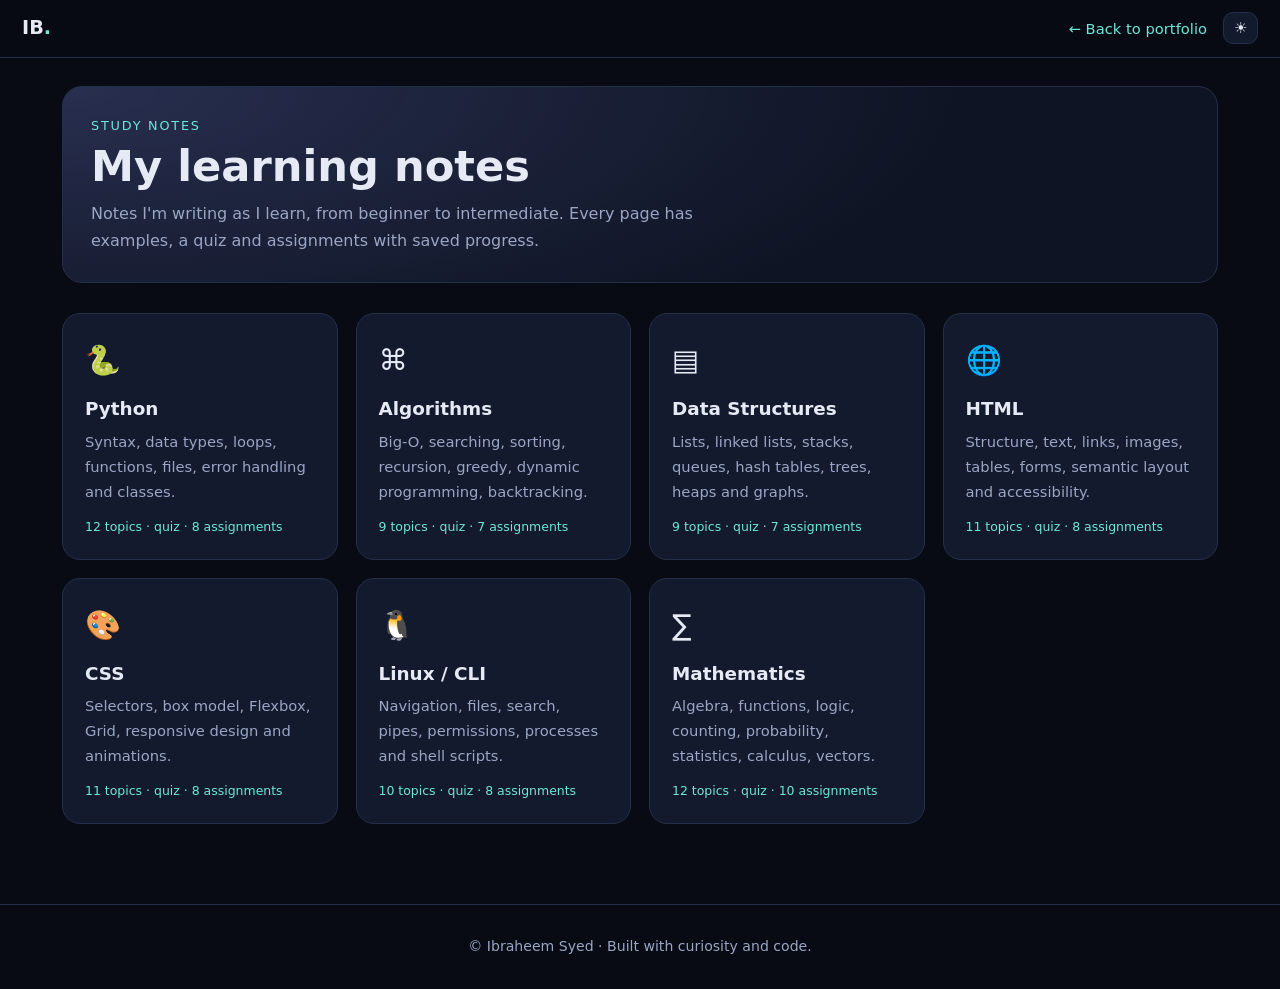
<file: index.html>
<!doctype html>
<html lang="en">
<head>
<meta charset="utf-8">
<meta name="viewport" content="width=device-width, initial-scale=1">
<title>Study Notes | Ibraheem Syed</title>
<meta name="description" content="Beginner to intermediate study notes with quizzes and assignments: Python, Algorithms, Data Structures, HTML, CSS, Linux and Mathematics.">
<link rel="stylesheet" href="notes.css">
</head>
<body>
<div id="progress"></div>
<header class="topbar">
  <a class="brand" href="../index.html">IB<span>.</span></a>
  <nav>
    <a href="../index.html#skills">← Back to portfolio</a>
    <button id="themeBtn" aria-label="Toggle theme">☀</button>
  </nav>
</header>

<div class="layout" style="grid-template-columns:1fr">
  <main>
    <div class="hero">
      <div class="tag">Study notes</div>
      <h1>My learning notes</h1>
      <p>Notes I'm writing as I learn, from beginner to intermediate. Every page has examples, a quiz and assignments with saved progress.</p>
    </div>

    <div class="grid">
      <a class="card" href="python.html"><div class="ico">🐍</div><h3>Python</h3><p>Syntax, data types, loops, functions, files, error handling and classes.</p><div class="meta">12 topics · quiz · 8 assignments</div></a>
      <a class="card" href="algorithms.html"><div class="ico">⌘</div><h3>Algorithms</h3><p>Big-O, searching, sorting, recursion, greedy, dynamic programming, backtracking.</p><div class="meta">9 topics · quiz · 7 assignments</div></a>
      <a class="card" href="data-structures.html"><div class="ico">▤</div><h3>Data Structures</h3><p>Lists, linked lists, stacks, queues, hash tables, trees, heaps and graphs.</p><div class="meta">9 topics · quiz · 7 assignments</div></a>
      <a class="card" href="html.html"><div class="ico">🌐</div><h3>HTML</h3><p>Structure, text, links, images, tables, forms, semantic layout and accessibility.</p><div class="meta">11 topics · quiz · 8 assignments</div></a>
      <a class="card" href="css.html"><div class="ico">🎨</div><h3>CSS</h3><p>Selectors, box model, Flexbox, Grid, responsive design and animations.</p><div class="meta">11 topics · quiz · 8 assignments</div></a>
      <a class="card" href="linux.html"><div class="ico">🐧</div><h3>Linux / CLI</h3><p>Navigation, files, search, pipes, permissions, processes and shell scripts.</p><div class="meta">10 topics · quiz · 8 assignments</div></a>
      <a class="card" href="mathematics.html"><div class="ico">∑</div><h3>Mathematics</h3><p>Algebra, functions, logic, counting, probability, statistics, calculus, vectors.</p><div class="meta">12 topics · quiz · 10 assignments</div></a>
    </div>
  </main>
</div>
<footer class="site">© Ibraheem Syed · Built with curiosity and code.</footer>
<script src="notes.js"></script>
</body>
</html>
</file>
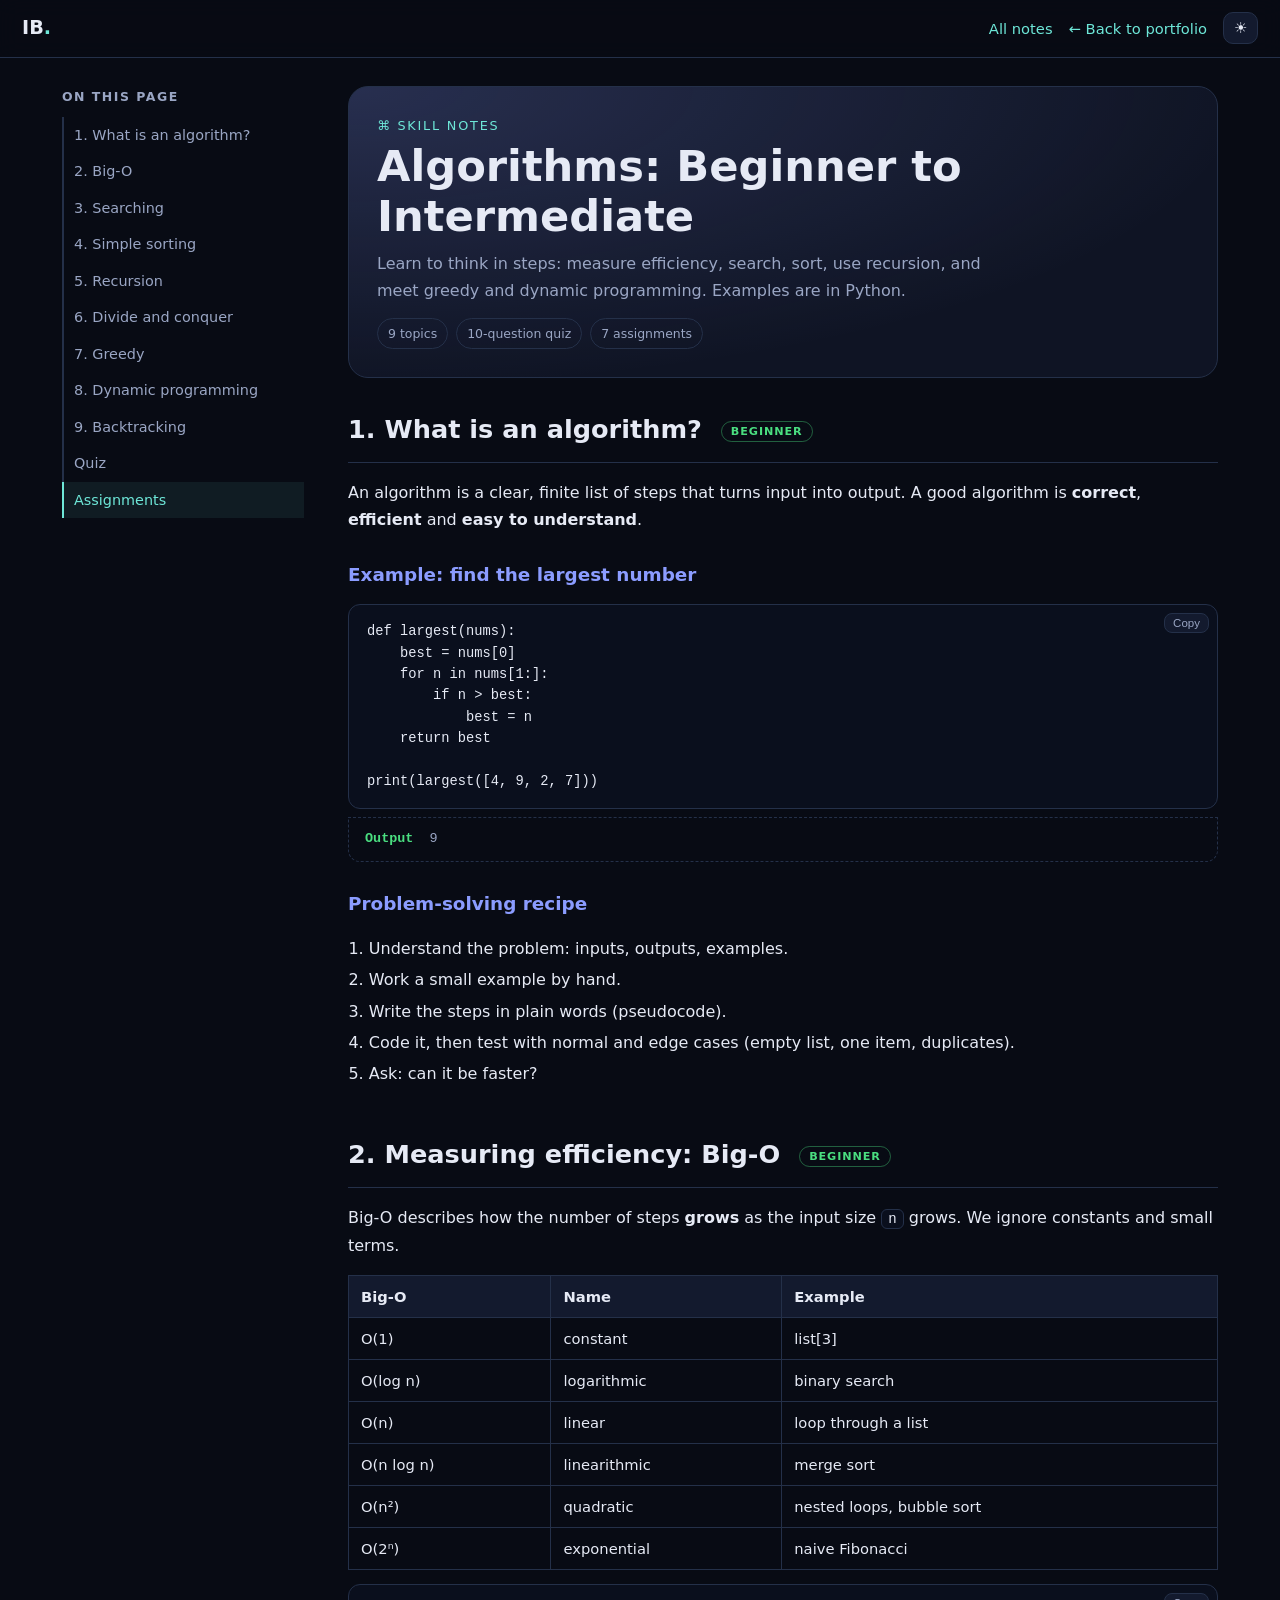
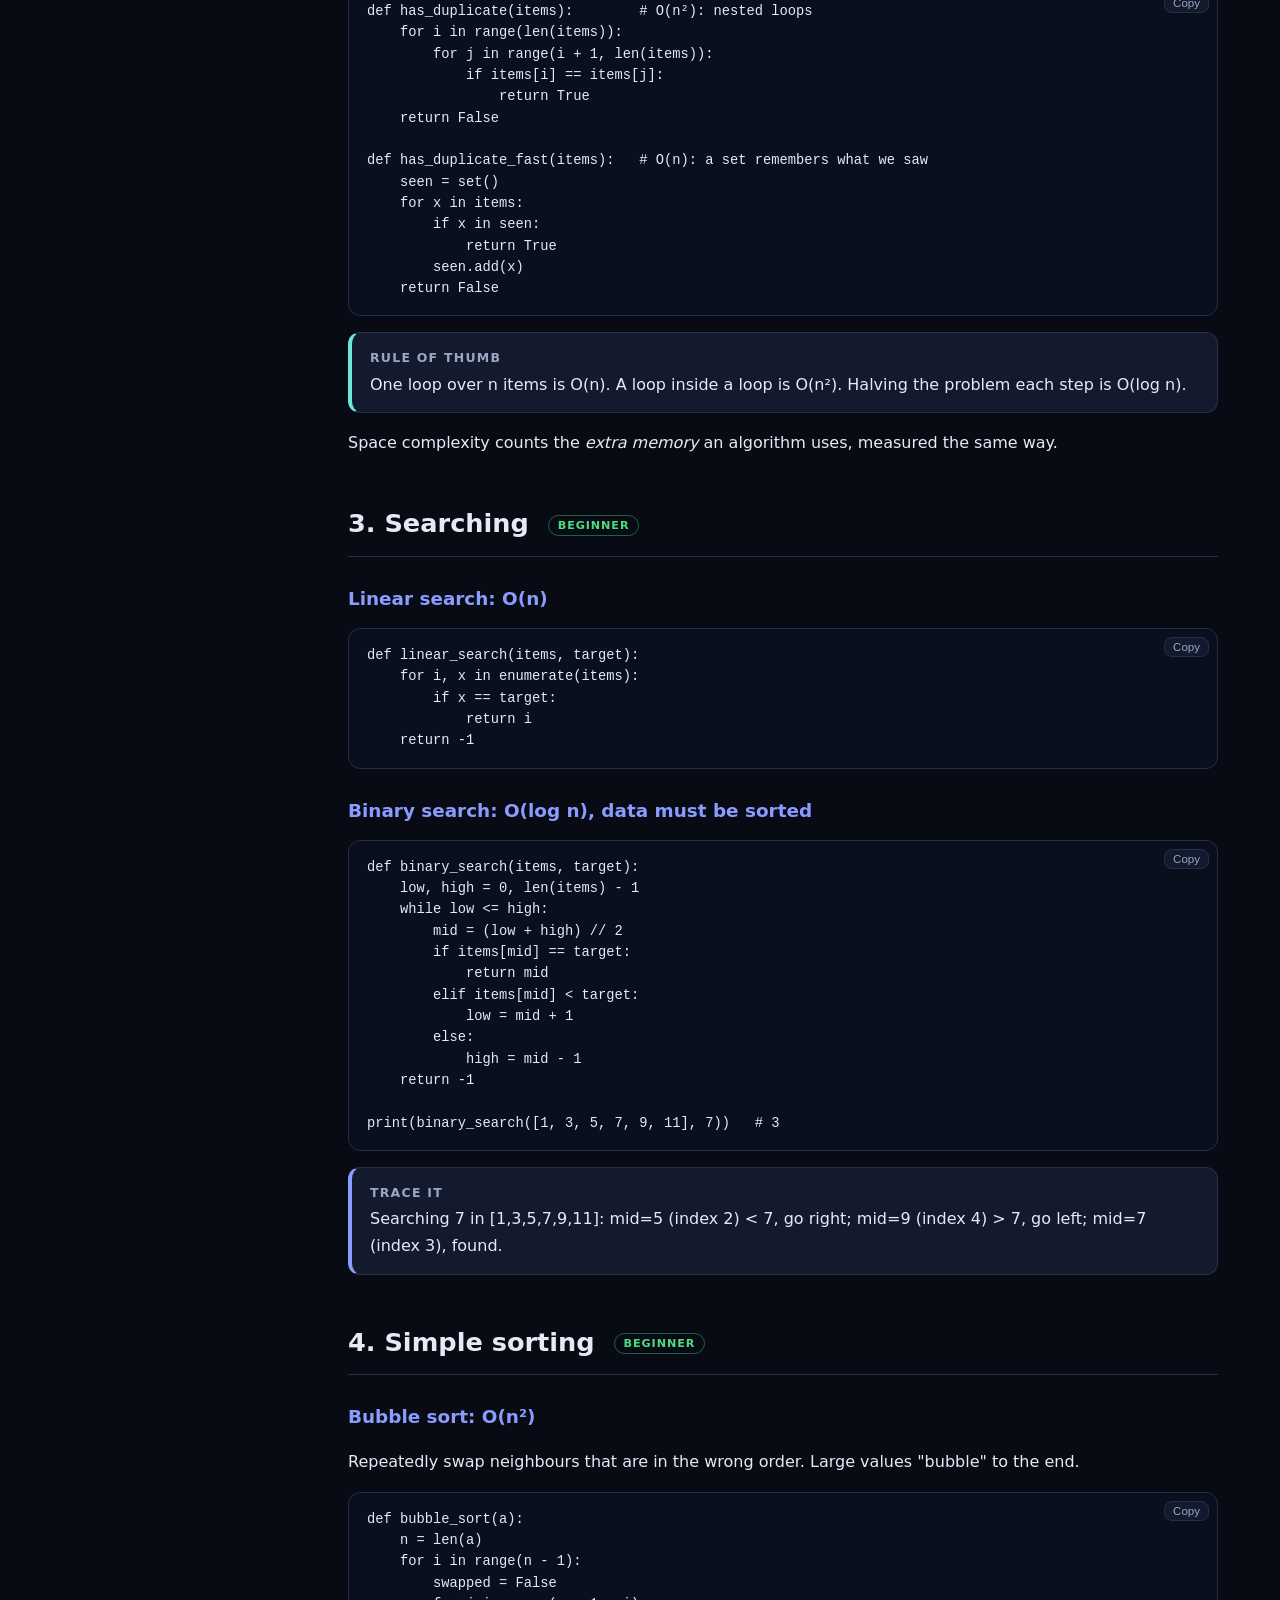
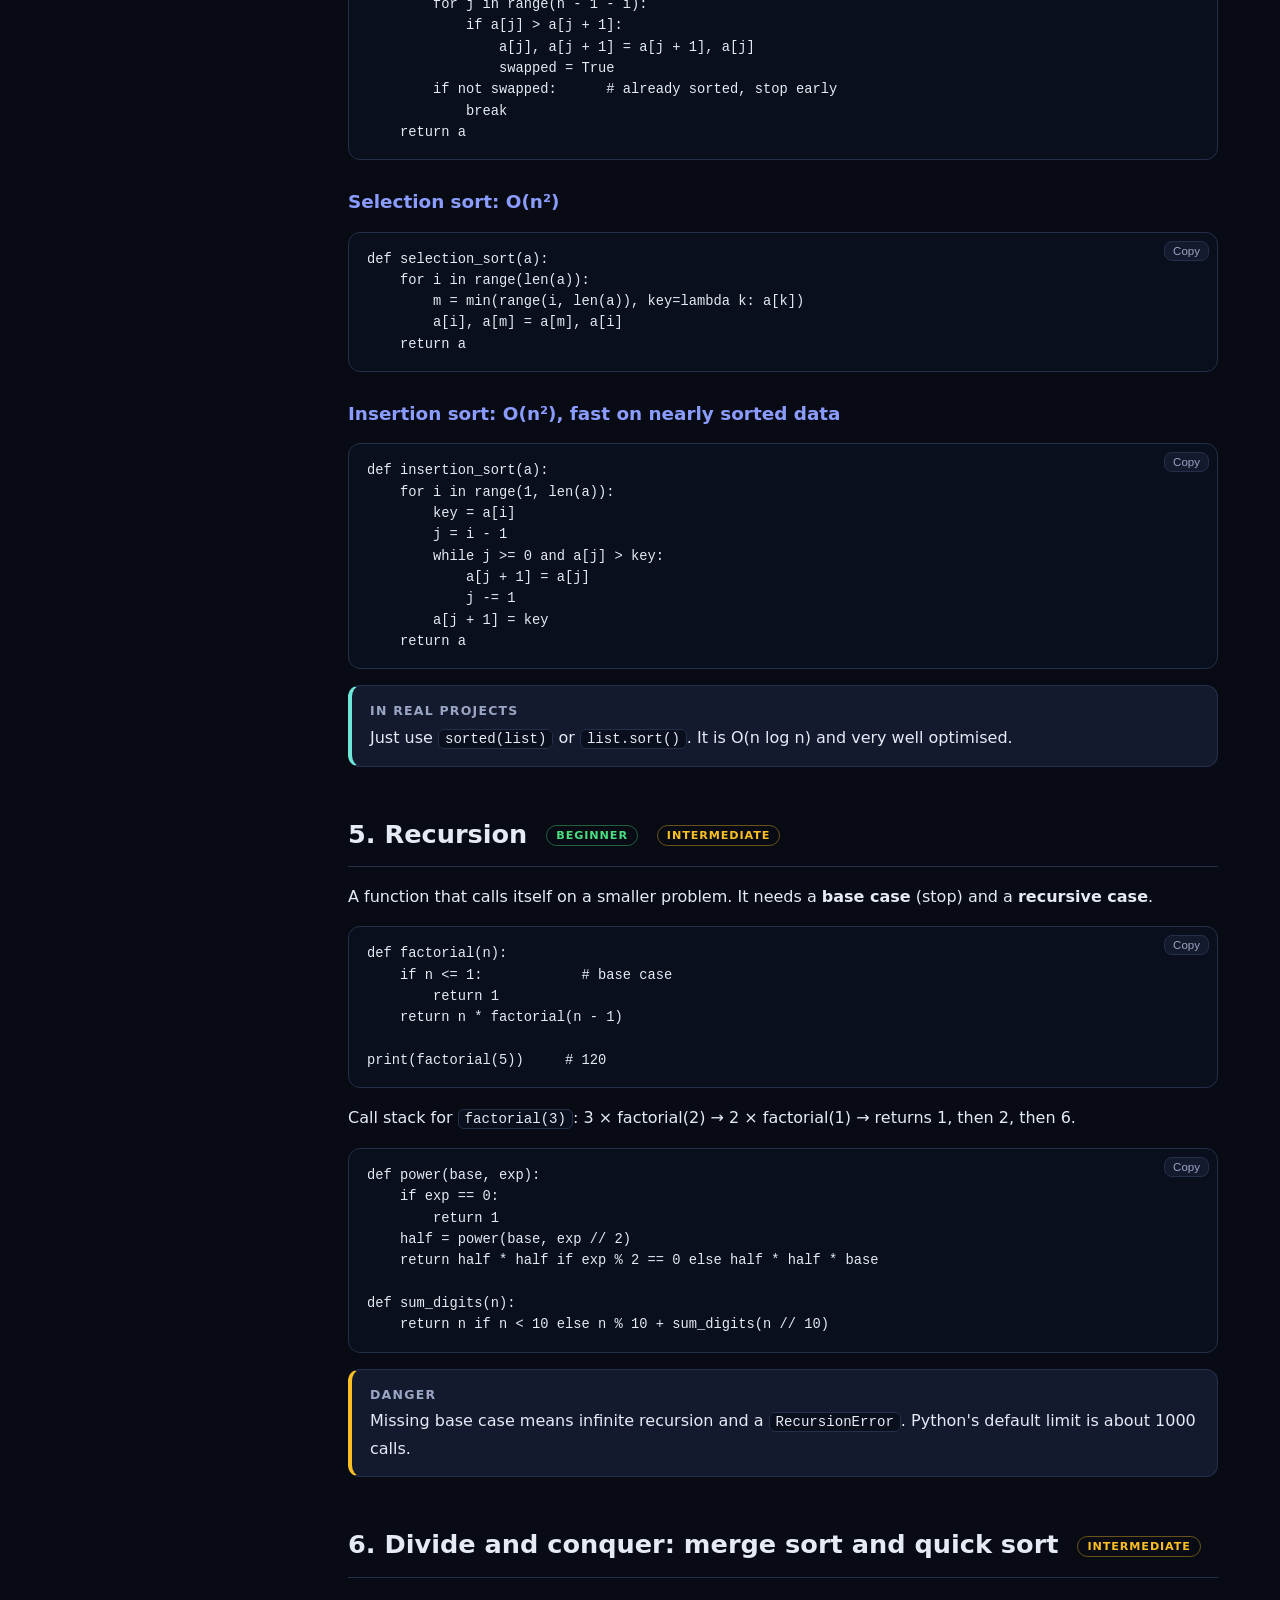
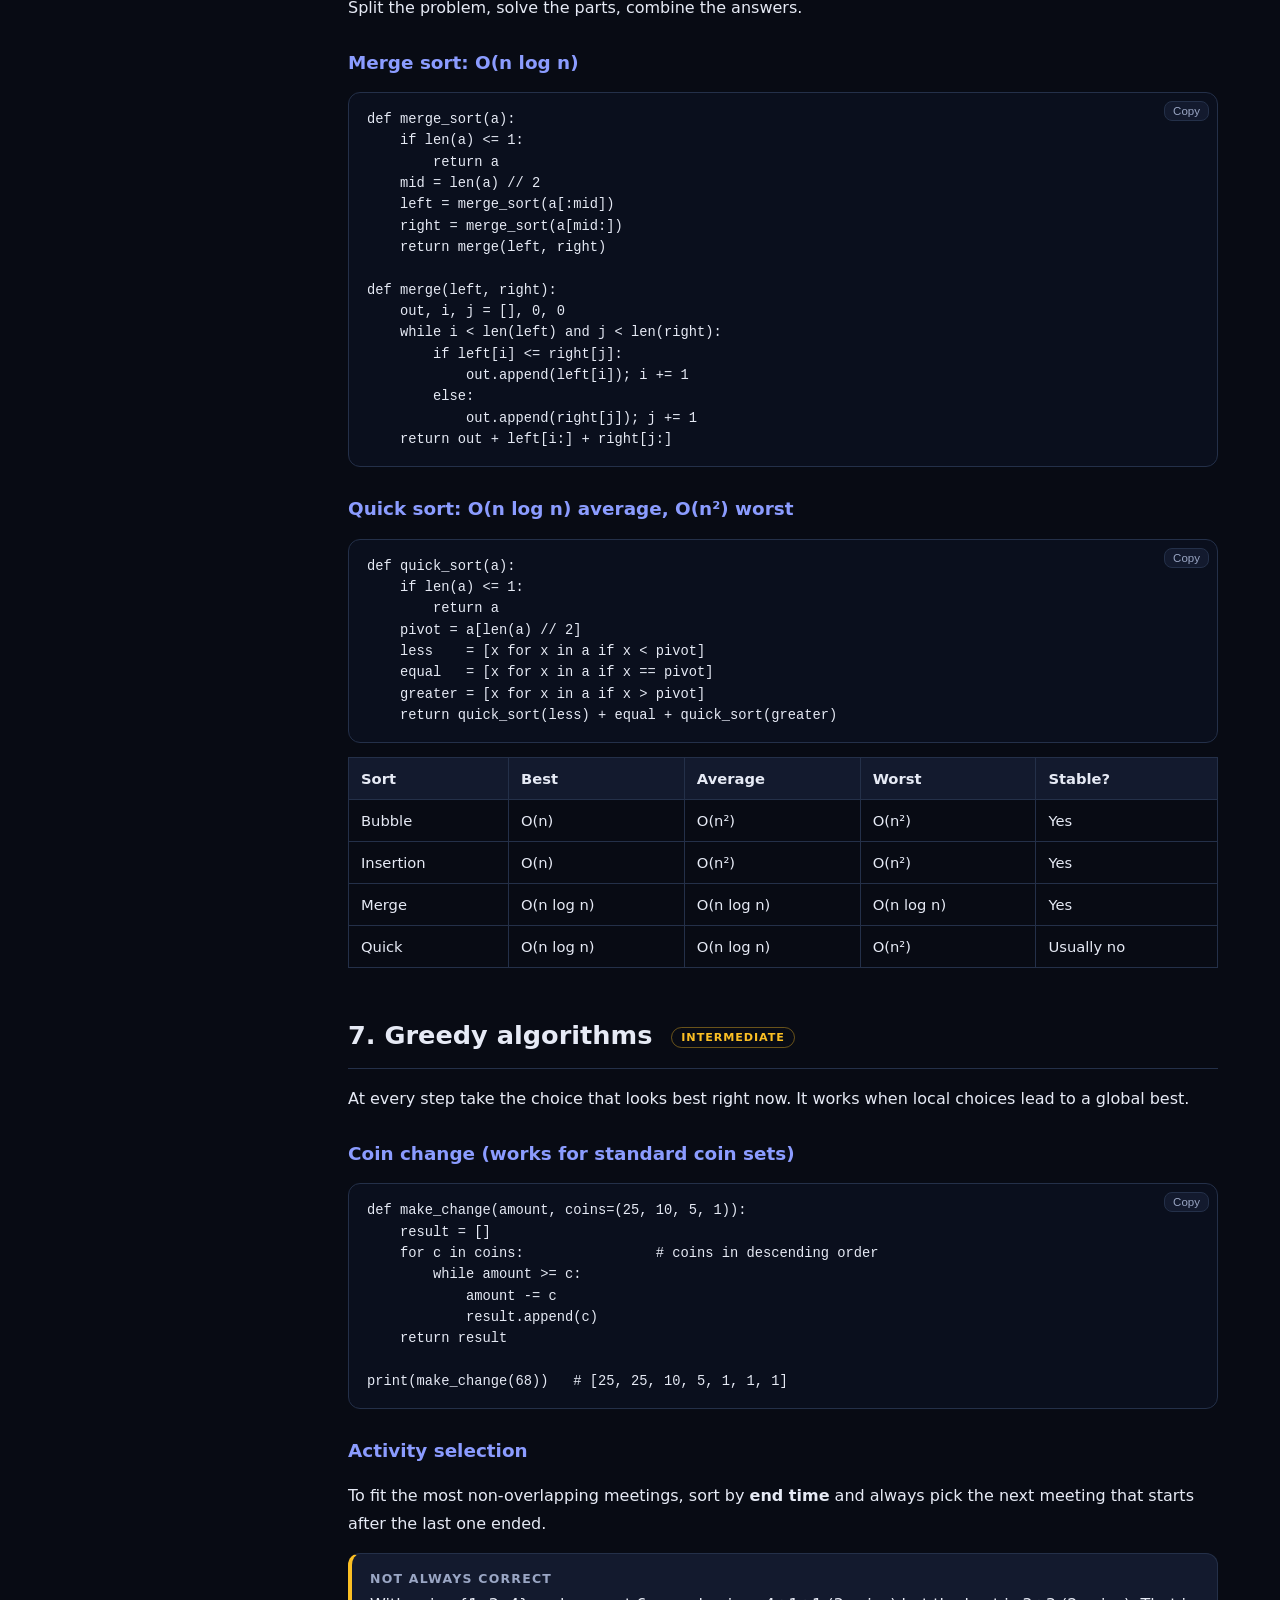
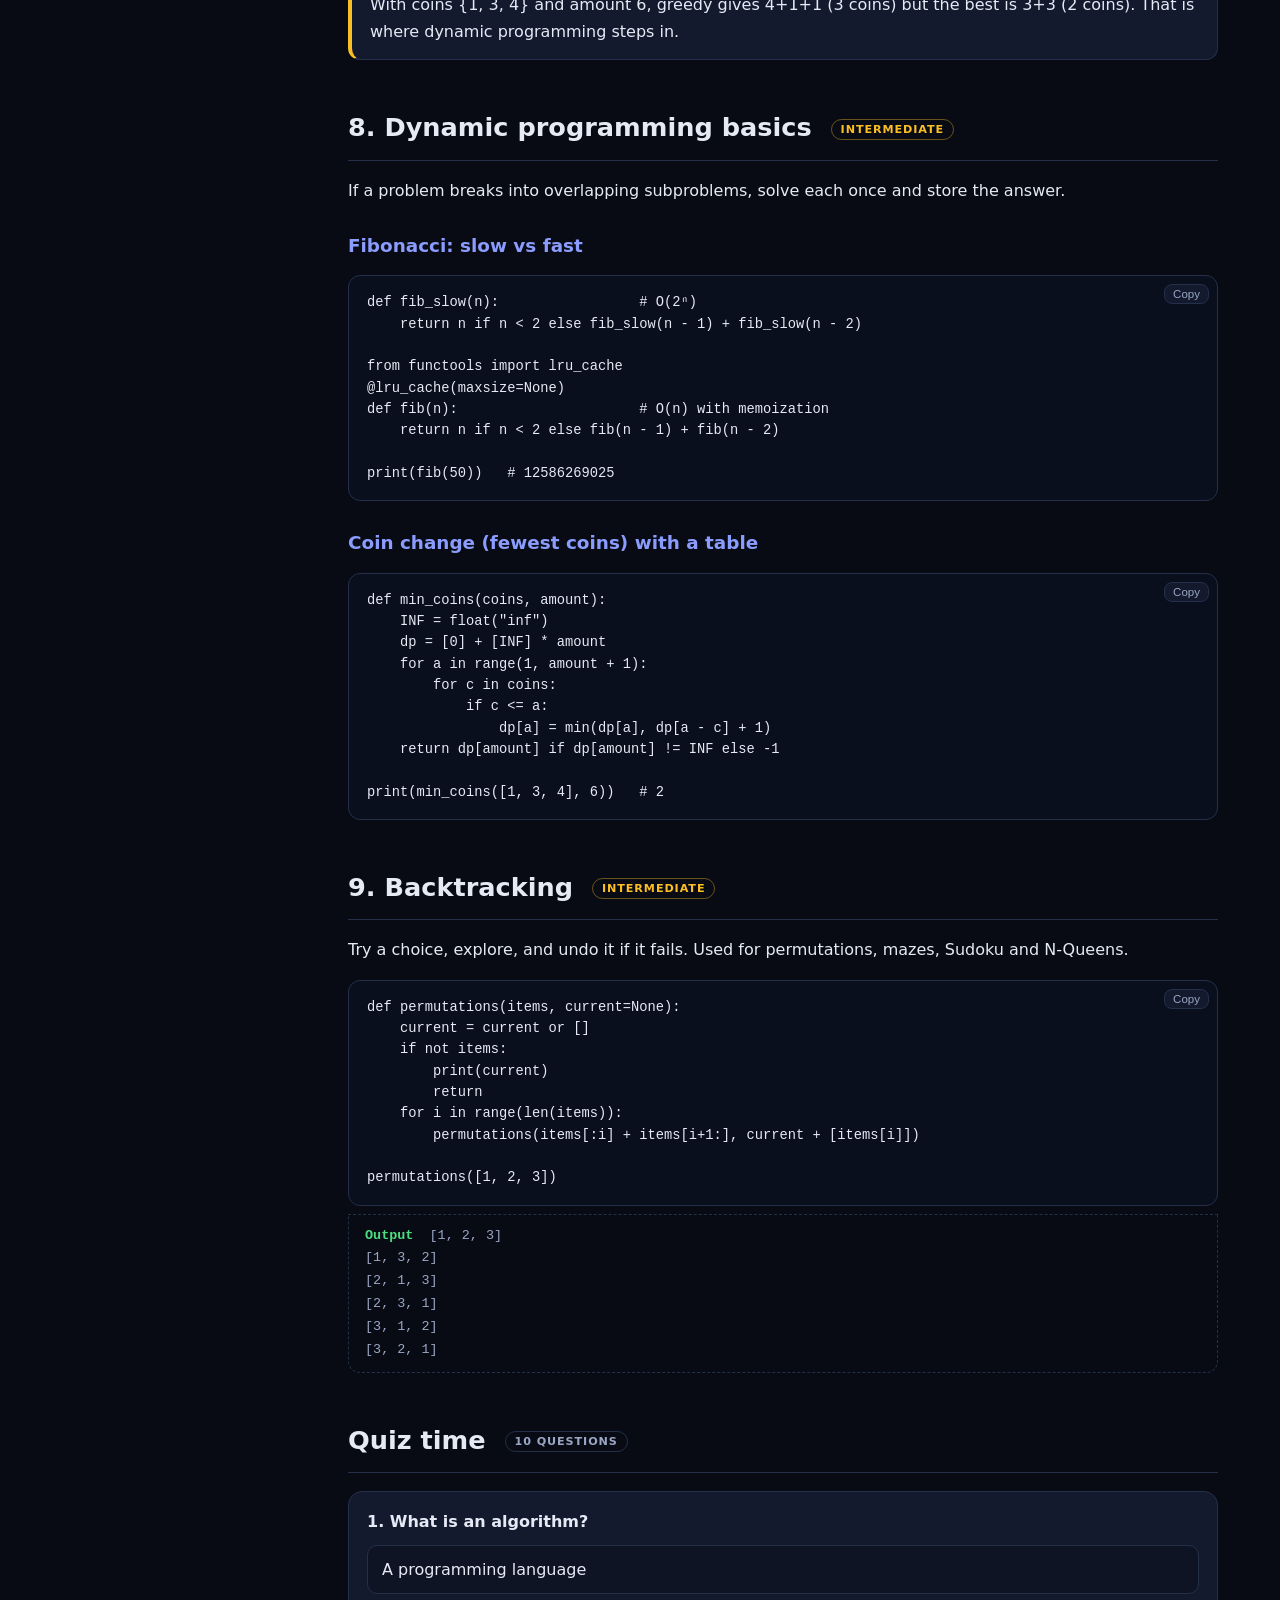
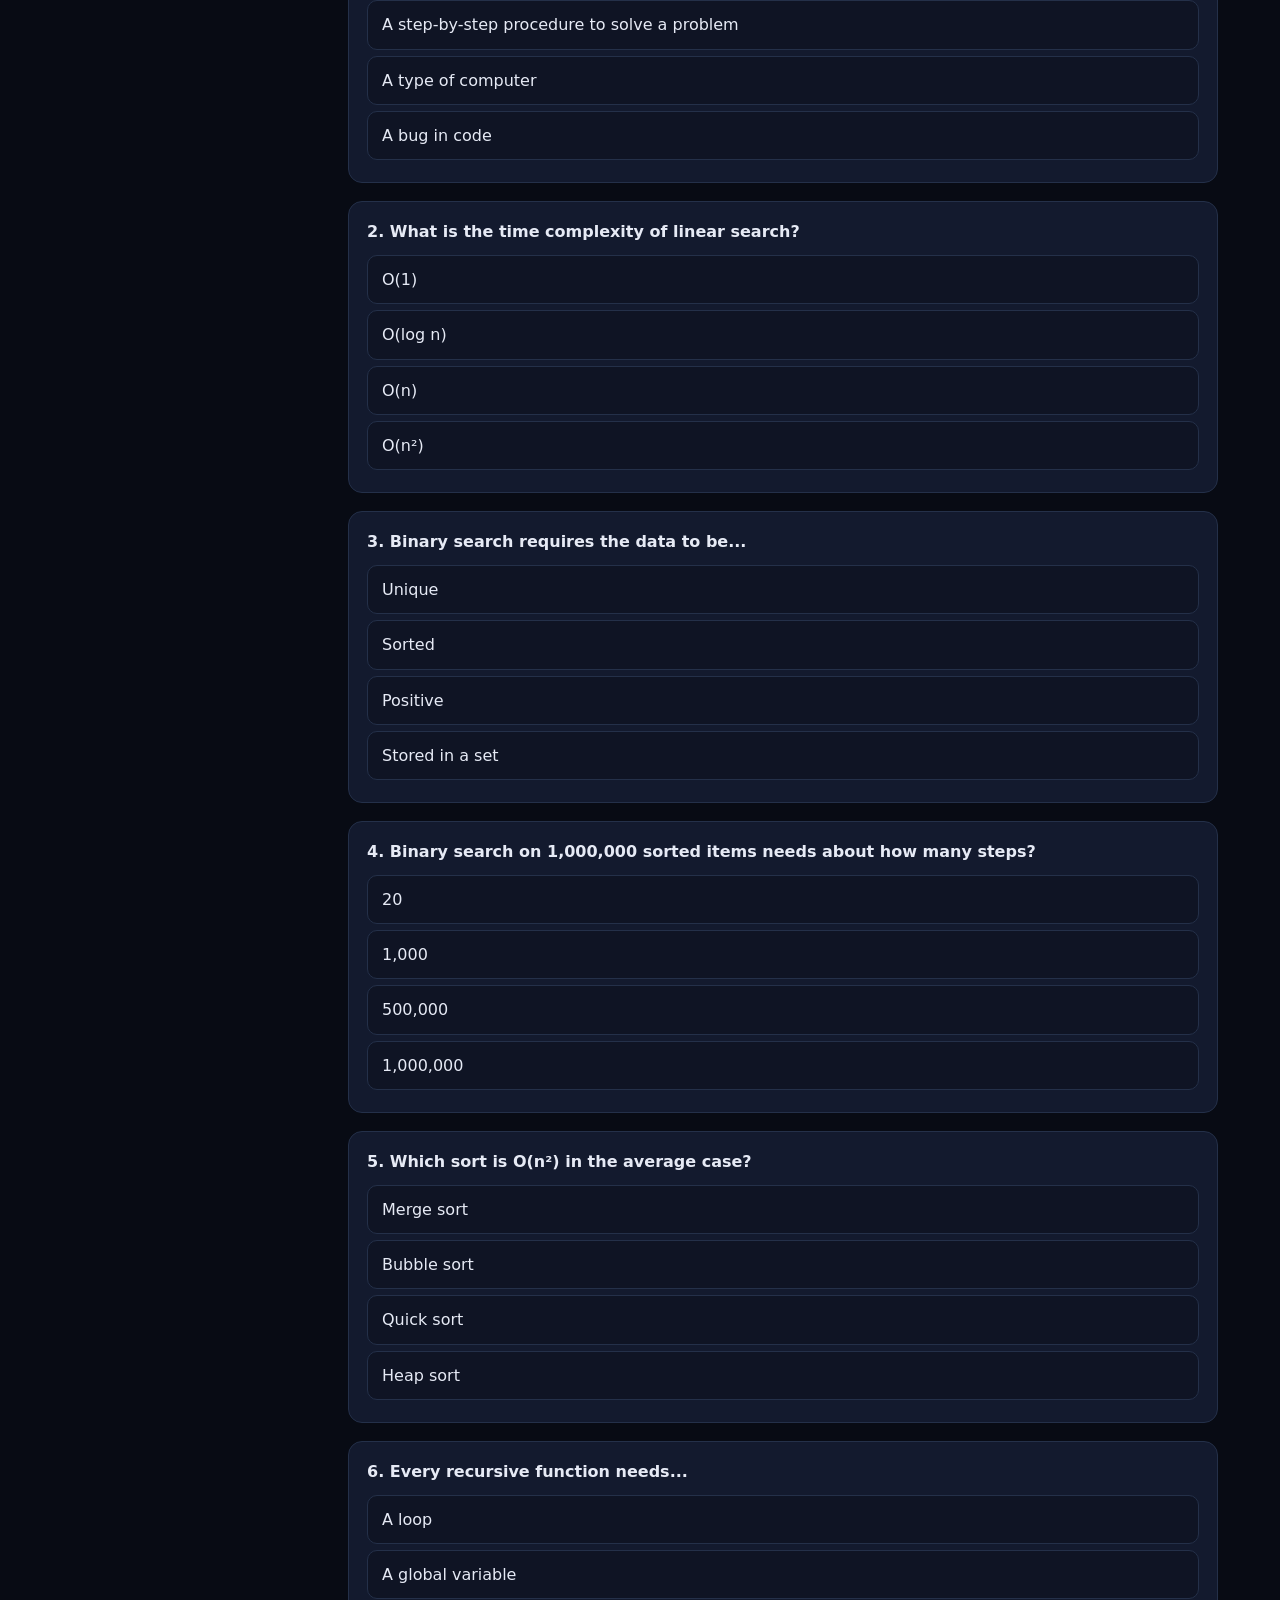
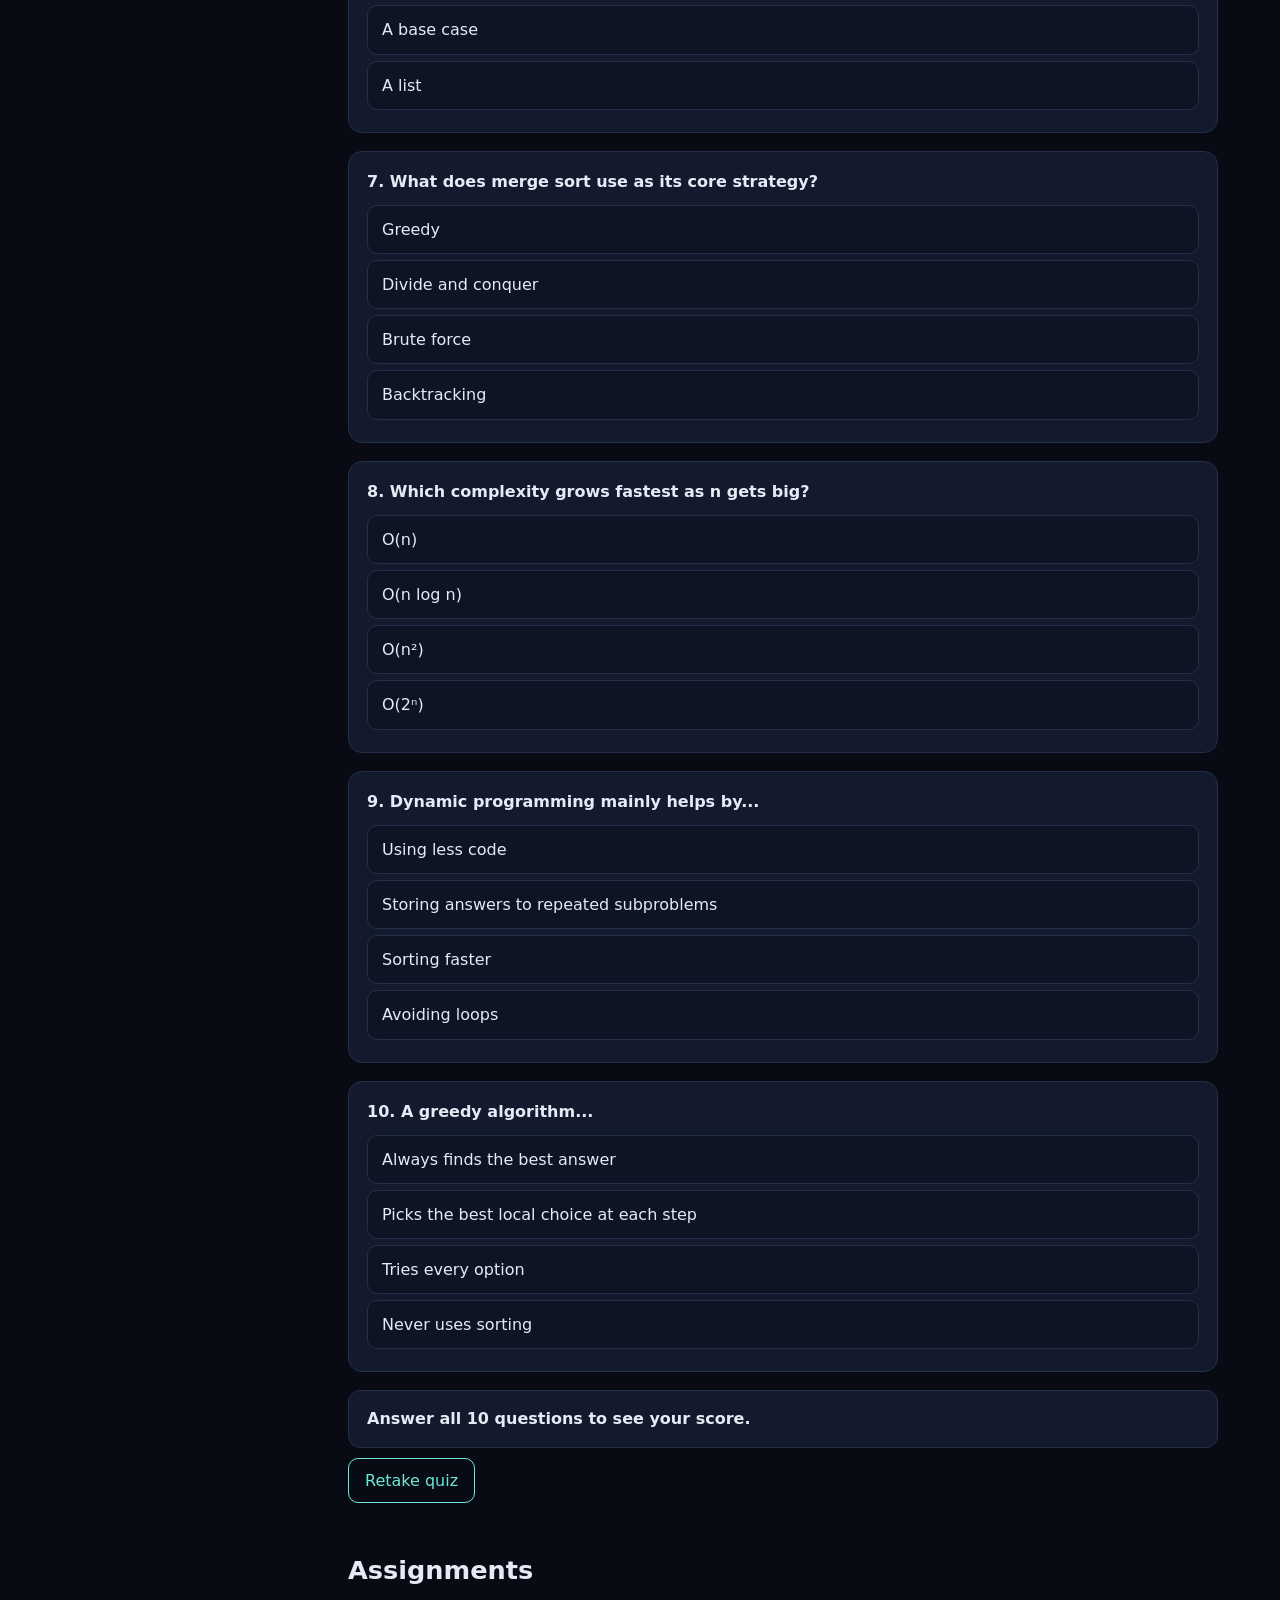
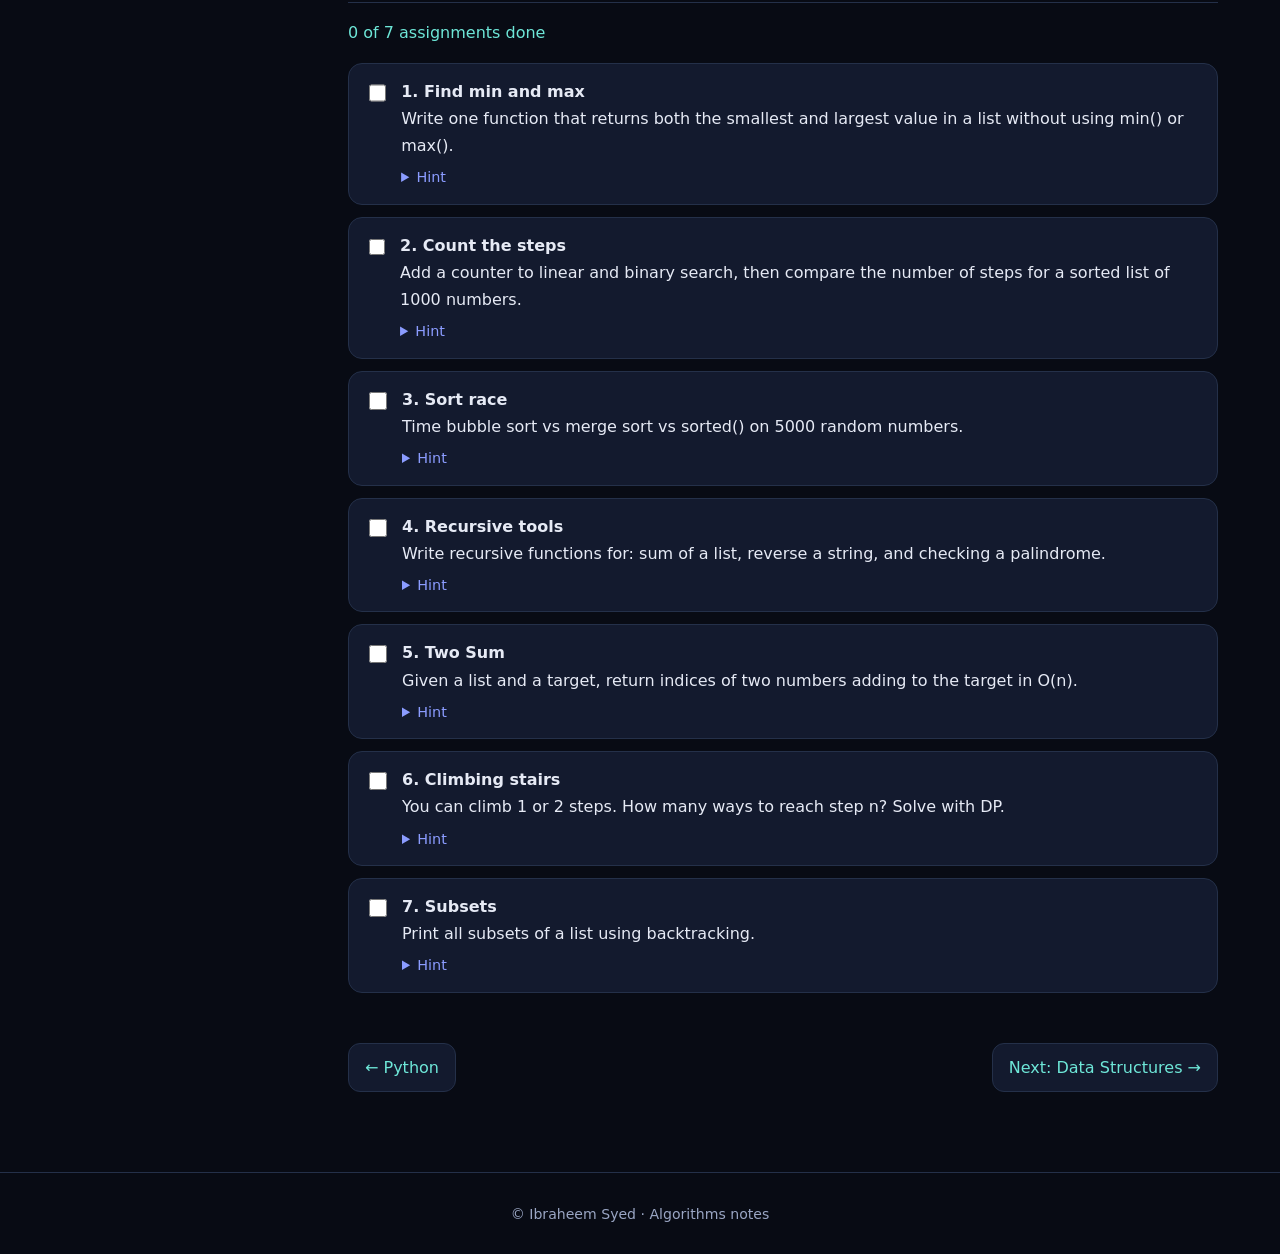
<file: algorithms.html>
<!doctype html>
<html lang="en">
<head>
<meta charset="utf-8">
<meta name="viewport" content="width=device-width, initial-scale=1">
<title>Algorithms Notes | Ibraheem Syed</title>
<meta name="description" content="Algorithm notes: complexity, searching, sorting, recursion, greedy and dynamic programming basics, with quizzes and assignments.">
<link rel="stylesheet" href="notes.css">
<script>window.PAGE_ID = "algorithms"; window.QUIZ = [
 {q:"What is an algorithm?", opts:["A programming language","A step-by-step procedure to solve a problem","A type of computer","A bug in code"], a:1, why:"An algorithm is a finite, clear set of steps that solves a problem."},
 {q:"What is the time complexity of linear search?", opts:["O(1)","O(log n)","O(n)","O(n²)"], a:2, why:"In the worst case you check every one of the n items."},
 {q:"Binary search requires the data to be...", opts:["Unique","Sorted","Positive","Stored in a set"], a:1, why:"It halves the search range each step, which only works if the data is sorted."},
 {q:"Binary search on 1,000,000 sorted items needs about how many steps?", opts:["20","1,000","500,000","1,000,000"], a:0, why:"log2(1,000,000) ≈ 20."},
 {q:"Which sort is O(n²) in the average case?", opts:["Merge sort","Bubble sort","Quick sort","Heap sort"], a:1, why:"Bubble sort compares neighbours repeatedly: about n² comparisons."},
 {q:"Every recursive function needs...", opts:["A loop","A global variable","A base case","A list"], a:2, why:"Without a base case the recursion never stops."},
 {q:"What does merge sort use as its core strategy?", opts:["Greedy","Divide and conquer","Brute force","Backtracking"], a:1, why:"It splits the list, sorts each half, then merges."},
 {q:"Which complexity grows fastest as n gets big?", opts:["O(n)","O(n log n)","O(n²)","O(2ⁿ)"], a:3, why:"Exponential growth quickly becomes impractical."},
 {q:"Dynamic programming mainly helps by...", opts:["Using less code","Storing answers to repeated subproblems","Sorting faster","Avoiding loops"], a:1, why:"Remembering results (memoization / tabulation) avoids recomputation."},
 {q:"A greedy algorithm...", opts:["Always finds the best answer","Picks the best local choice at each step","Tries every option","Never uses sorting"], a:1, why:"Greedy makes the best-looking choice now; it is only correct for some problems."}
];</script>
</head>
<body>
<div id="progress"></div>
<header class="topbar">
  <a class="brand" href="../index.html">IB<span>.</span></a>
  <nav>
    <a href="index.html">All notes</a>
    <a href="../index.html#skills">← Back to portfolio</a>
    <button id="themeBtn" aria-label="Toggle theme">☀</button>
  </nav>
</header>

<div class="layout">
  <aside class="toc" id="toc"></aside>
  <main>
    <div class="hero">
      <div class="tag">⌘ Skill notes</div>
      <h1>Algorithms: Beginner to Intermediate</h1>
      <p>Learn to think in steps: measure efficiency, search, sort, use recursion, and meet greedy and dynamic programming. Examples are in Python.</p>
      <div class="pills"><span class="pill">9 topics</span><span class="pill">10-question quiz</span><span class="pill">7 assignments</span></div>
    </div>

    <section class="topic" id="what">
      <h2 data-short="1. What is an algorithm?">1. What is an algorithm? <span class="lvl beg">Beginner</span></h2>
      <p>An algorithm is a clear, finite list of steps that turns input into output. A good algorithm is <b>correct</b>, <b>efficient</b> and <b>easy to understand</b>.</p>
      <h3>Example: find the largest number</h3>
      <pre><code>def largest(nums):
    best = nums[0]
    for n in nums[1:]:
        if n &gt; best:
            best = n
    return best

print(largest([4, 9, 2, 7]))</code></pre>
      <div class="out">9</div>
      <h3>Problem-solving recipe</h3>
      <ol>
        <li>Understand the problem: inputs, outputs, examples.</li>
        <li>Work a small example by hand.</li>
        <li>Write the steps in plain words (pseudocode).</li>
        <li>Code it, then test with normal and edge cases (empty list, one item, duplicates).</li>
        <li>Ask: can it be faster?</li>
      </ol>
    </section>

    <section class="topic" id="bigo">
      <h2 data-short="2. Big-O">2. Measuring efficiency: Big-O <span class="lvl beg">Beginner</span></h2>
      <p>Big-O describes how the number of steps <b>grows</b> as the input size <code>n</code> grows. We ignore constants and small terms.</p>
      <table>
        <tr><th>Big-O</th><th>Name</th><th>Example</th></tr>
        <tr><td>O(1)</td><td>constant</td><td>list[3]</td></tr>
        <tr><td>O(log n)</td><td>logarithmic</td><td>binary search</td></tr>
        <tr><td>O(n)</td><td>linear</td><td>loop through a list</td></tr>
        <tr><td>O(n log n)</td><td>linearithmic</td><td>merge sort</td></tr>
        <tr><td>O(n²)</td><td>quadratic</td><td>nested loops, bubble sort</td></tr>
        <tr><td>O(2ⁿ)</td><td>exponential</td><td>naive Fibonacci</td></tr>
      </table>
      <pre><code>def has_duplicate(items):        # O(n²): nested loops
    for i in range(len(items)):
        for j in range(i + 1, len(items)):
            if items[i] == items[j]:
                return True
    return False

def has_duplicate_fast(items):   # O(n): a set remembers what we saw
    seen = set()
    for x in items:
        if x in seen:
            return True
        seen.add(x)
    return False</code></pre>
      <div class="box tip"><b class="t">Rule of thumb</b>One loop over n items is O(n). A loop inside a loop is O(n²). Halving the problem each step is O(log n).</div>
      <p>Space complexity counts the <i>extra memory</i> an algorithm uses, measured the same way.</p>
    </section>

    <section class="topic" id="search">
      <h2 data-short="3. Searching">3. Searching <span class="lvl beg">Beginner</span></h2>
      <h3>Linear search: O(n)</h3>
      <pre><code>def linear_search(items, target):
    for i, x in enumerate(items):
        if x == target:
            return i
    return -1</code></pre>
      <h3>Binary search: O(log n), data must be sorted</h3>
      <pre><code>def binary_search(items, target):
    low, high = 0, len(items) - 1
    while low &lt;= high:
        mid = (low + high) // 2
        if items[mid] == target:
            return mid
        elif items[mid] &lt; target:
            low = mid + 1
        else:
            high = mid - 1
    return -1

print(binary_search([1, 3, 5, 7, 9, 11], 7))   # 3</code></pre>
      <div class="box note"><b class="t">Trace it</b>Searching 7 in [1,3,5,7,9,11]: mid=5 (index 2) &lt; 7, go right; mid=9 (index 4) &gt; 7, go left; mid=7 (index 3), found.</div>
    </section>

    <section class="topic" id="sort">
      <h2 data-short="4. Simple sorting">4. Simple sorting <span class="lvl beg">Beginner</span></h2>
      <h3>Bubble sort: O(n²)</h3>
      <p>Repeatedly swap neighbours that are in the wrong order. Large values "bubble" to the end.</p>
      <pre><code>def bubble_sort(a):
    n = len(a)
    for i in range(n - 1):
        swapped = False
        for j in range(n - 1 - i):
            if a[j] &gt; a[j + 1]:
                a[j], a[j + 1] = a[j + 1], a[j]
                swapped = True
        if not swapped:      # already sorted, stop early
            break
    return a</code></pre>
      <h3>Selection sort: O(n²)</h3>
      <pre><code>def selection_sort(a):
    for i in range(len(a)):
        m = min(range(i, len(a)), key=lambda k: a[k])
        a[i], a[m] = a[m], a[i]
    return a</code></pre>
      <h3>Insertion sort: O(n²), fast on nearly sorted data</h3>
      <pre><code>def insertion_sort(a):
    for i in range(1, len(a)):
        key = a[i]
        j = i - 1
        while j &gt;= 0 and a[j] &gt; key:
            a[j + 1] = a[j]
            j -= 1
        a[j + 1] = key
    return a</code></pre>
      <div class="box tip"><b class="t">In real projects</b>Just use <code>sorted(list)</code> or <code>list.sort()</code>. It is O(n log n) and very well optimised.</div>
    </section>

    <section class="topic" id="recursion">
      <h2 data-short="5. Recursion">5. Recursion <span class="lvl beg">Beginner</span> <span class="lvl int">Intermediate</span></h2>
      <p>A function that calls itself on a smaller problem. It needs a <b>base case</b> (stop) and a <b>recursive case</b>.</p>
      <pre><code>def factorial(n):
    if n &lt;= 1:            # base case
        return 1
    return n * factorial(n - 1)

print(factorial(5))     # 120</code></pre>
      <p>Call stack for <code>factorial(3)</code>: 3 × factorial(2) → 2 × factorial(1) → returns 1, then 2, then 6.</p>
      <pre><code>def power(base, exp):
    if exp == 0:
        return 1
    half = power(base, exp // 2)
    return half * half if exp % 2 == 0 else half * half * base

def sum_digits(n):
    return n if n &lt; 10 else n % 10 + sum_digits(n // 10)</code></pre>
      <div class="box warn"><b class="t">Danger</b>Missing base case means infinite recursion and a <code>RecursionError</code>. Python's default limit is about 1000 calls.</div>
    </section>

    <section class="topic" id="dc">
      <h2 data-short="6. Divide and conquer">6. Divide and conquer: merge sort and quick sort <span class="lvl int">Intermediate</span></h2>
      <p>Split the problem, solve the parts, combine the answers.</p>
      <h3>Merge sort: O(n log n)</h3>
      <pre><code>def merge_sort(a):
    if len(a) &lt;= 1:
        return a
    mid = len(a) // 2
    left = merge_sort(a[:mid])
    right = merge_sort(a[mid:])
    return merge(left, right)

def merge(left, right):
    out, i, j = [], 0, 0
    while i &lt; len(left) and j &lt; len(right):
        if left[i] &lt;= right[j]:
            out.append(left[i]); i += 1
        else:
            out.append(right[j]); j += 1
    return out + left[i:] + right[j:]</code></pre>
      <h3>Quick sort: O(n log n) average, O(n²) worst</h3>
      <pre><code>def quick_sort(a):
    if len(a) &lt;= 1:
        return a
    pivot = a[len(a) // 2]
    less    = [x for x in a if x &lt; pivot]
    equal   = [x for x in a if x == pivot]
    greater = [x for x in a if x &gt; pivot]
    return quick_sort(less) + equal + quick_sort(greater)</code></pre>
      <table>
        <tr><th>Sort</th><th>Best</th><th>Average</th><th>Worst</th><th>Stable?</th></tr>
        <tr><td>Bubble</td><td>O(n)</td><td>O(n²)</td><td>O(n²)</td><td>Yes</td></tr>
        <tr><td>Insertion</td><td>O(n)</td><td>O(n²)</td><td>O(n²)</td><td>Yes</td></tr>
        <tr><td>Merge</td><td>O(n log n)</td><td>O(n log n)</td><td>O(n log n)</td><td>Yes</td></tr>
        <tr><td>Quick</td><td>O(n log n)</td><td>O(n log n)</td><td>O(n²)</td><td>Usually no</td></tr>
      </table>
    </section>

    <section class="topic" id="greedy">
      <h2 data-short="7. Greedy">7. Greedy algorithms <span class="lvl int">Intermediate</span></h2>
      <p>At every step take the choice that looks best right now. It works when local choices lead to a global best.</p>
      <h3>Coin change (works for standard coin sets)</h3>
      <pre><code>def make_change(amount, coins=(25, 10, 5, 1)):
    result = []
    for c in coins:                # coins in descending order
        while amount &gt;= c:
            amount -= c
            result.append(c)
    return result

print(make_change(68))   # [25, 25, 10, 5, 1, 1, 1]</code></pre>
      <h3>Activity selection</h3>
      <p>To fit the most non-overlapping meetings, sort by <b>end time</b> and always pick the next meeting that starts after the last one ended.</p>
      <div class="box warn"><b class="t">Not always correct</b>With coins {1, 3, 4} and amount 6, greedy gives 4+1+1 (3 coins) but the best is 3+3 (2 coins). That is where dynamic programming steps in.</div>
    </section>

    <section class="topic" id="dp">
      <h2 data-short="8. Dynamic programming">8. Dynamic programming basics <span class="lvl int">Intermediate</span></h2>
      <p>If a problem breaks into overlapping subproblems, solve each once and store the answer.</p>
      <h3>Fibonacci: slow vs fast</h3>
      <pre><code>def fib_slow(n):                 # O(2ⁿ)
    return n if n &lt; 2 else fib_slow(n - 1) + fib_slow(n - 2)

from functools import lru_cache
@lru_cache(maxsize=None)
def fib(n):                      # O(n) with memoization
    return n if n &lt; 2 else fib(n - 1) + fib(n - 2)

print(fib(50))   # 12586269025</code></pre>
      <h3>Coin change (fewest coins) with a table</h3>
      <pre><code>def min_coins(coins, amount):
    INF = float("inf")
    dp = [0] + [INF] * amount
    for a in range(1, amount + 1):
        for c in coins:
            if c &lt;= a:
                dp[a] = min(dp[a], dp[a - c] + 1)
    return dp[amount] if dp[amount] != INF else -1

print(min_coins([1, 3, 4], 6))   # 2</code></pre>
    </section>

    <section class="topic" id="backtracking">
      <h2 data-short="9. Backtracking">9. Backtracking <span class="lvl int">Intermediate</span></h2>
      <p>Try a choice, explore, and undo it if it fails. Used for permutations, mazes, Sudoku and N-Queens.</p>
      <pre><code>def permutations(items, current=None):
    current = current or []
    if not items:
        print(current)
        return
    for i in range(len(items)):
        permutations(items[:i] + items[i+1:], current + [items[i]])

permutations([1, 2, 3])</code></pre>
      <div class="out">[1, 2, 3]
[1, 3, 2]
[2, 1, 3]
[2, 3, 1]
[3, 1, 2]
[3, 2, 1]</div>
    </section>

    <section class="topic" id="quiz-section">
      <h2 data-short="Quiz">Quiz time <span class="lvl">10 questions</span></h2>
      <div id="quiz"></div>
    </section>

    <section class="topic" id="assignments">
      <h2 data-short="Assignments">Assignments</h2>
      <p id="taskCount" style="color:var(--accent)"></p>
      <label class="task"><input type="checkbox"><div><strong>1. Find min and max</strong><br>Write one function that returns both the smallest and largest value in a list without using min() or max().<details><summary>Hint</summary>Track two variables in a single loop.</details></div></label>
      <label class="task"><input type="checkbox"><div><strong>2. Count the steps</strong><br>Add a counter to linear and binary search, then compare the number of steps for a sorted list of 1000 numbers.<details><summary>Hint</summary>Increase the counter inside the loop; print it at the end.</details></div></label>
      <label class="task"><input type="checkbox"><div><strong>3. Sort race</strong><br>Time bubble sort vs merge sort vs sorted() on 5000 random numbers.<details><summary>Hint</summary>Use <code>import time</code> and <code>time.perf_counter()</code>.</details></div></label>
      <label class="task"><input type="checkbox"><div><strong>4. Recursive tools</strong><br>Write recursive functions for: sum of a list, reverse a string, and checking a palindrome.<details><summary>Hint</summary>Base case: empty or single item.</details></div></label>
      <label class="task"><input type="checkbox"><div><strong>5. Two Sum</strong><br>Given a list and a target, return indices of two numbers adding to the target in O(n).<details><summary>Hint</summary>Use a dictionary of value to index.</details></div></label>
      <label class="task"><input type="checkbox"><div><strong>6. Climbing stairs</strong><br>You can climb 1 or 2 steps. How many ways to reach step n? Solve with DP.<details><summary>Hint</summary>It is a Fibonacci pattern: ways(n) = ways(n-1) + ways(n-2).</details></div></label>
      <label class="task"><input type="checkbox"><div><strong>7. Subsets</strong><br>Print all subsets of a list using backtracking.<details><summary>Hint</summary>For each item choose "include" or "skip".</details></div></label>
    </section>

    <div class="pager">
      <a href="python.html">← Python</a>
      <a href="data-structures.html">Next: Data Structures →</a>
    </div>
  </main>
</div>
<footer class="site">© Ibraheem Syed · Algorithms notes</footer>
<script src="notes.js"></script>
</body>
</html>
</file>
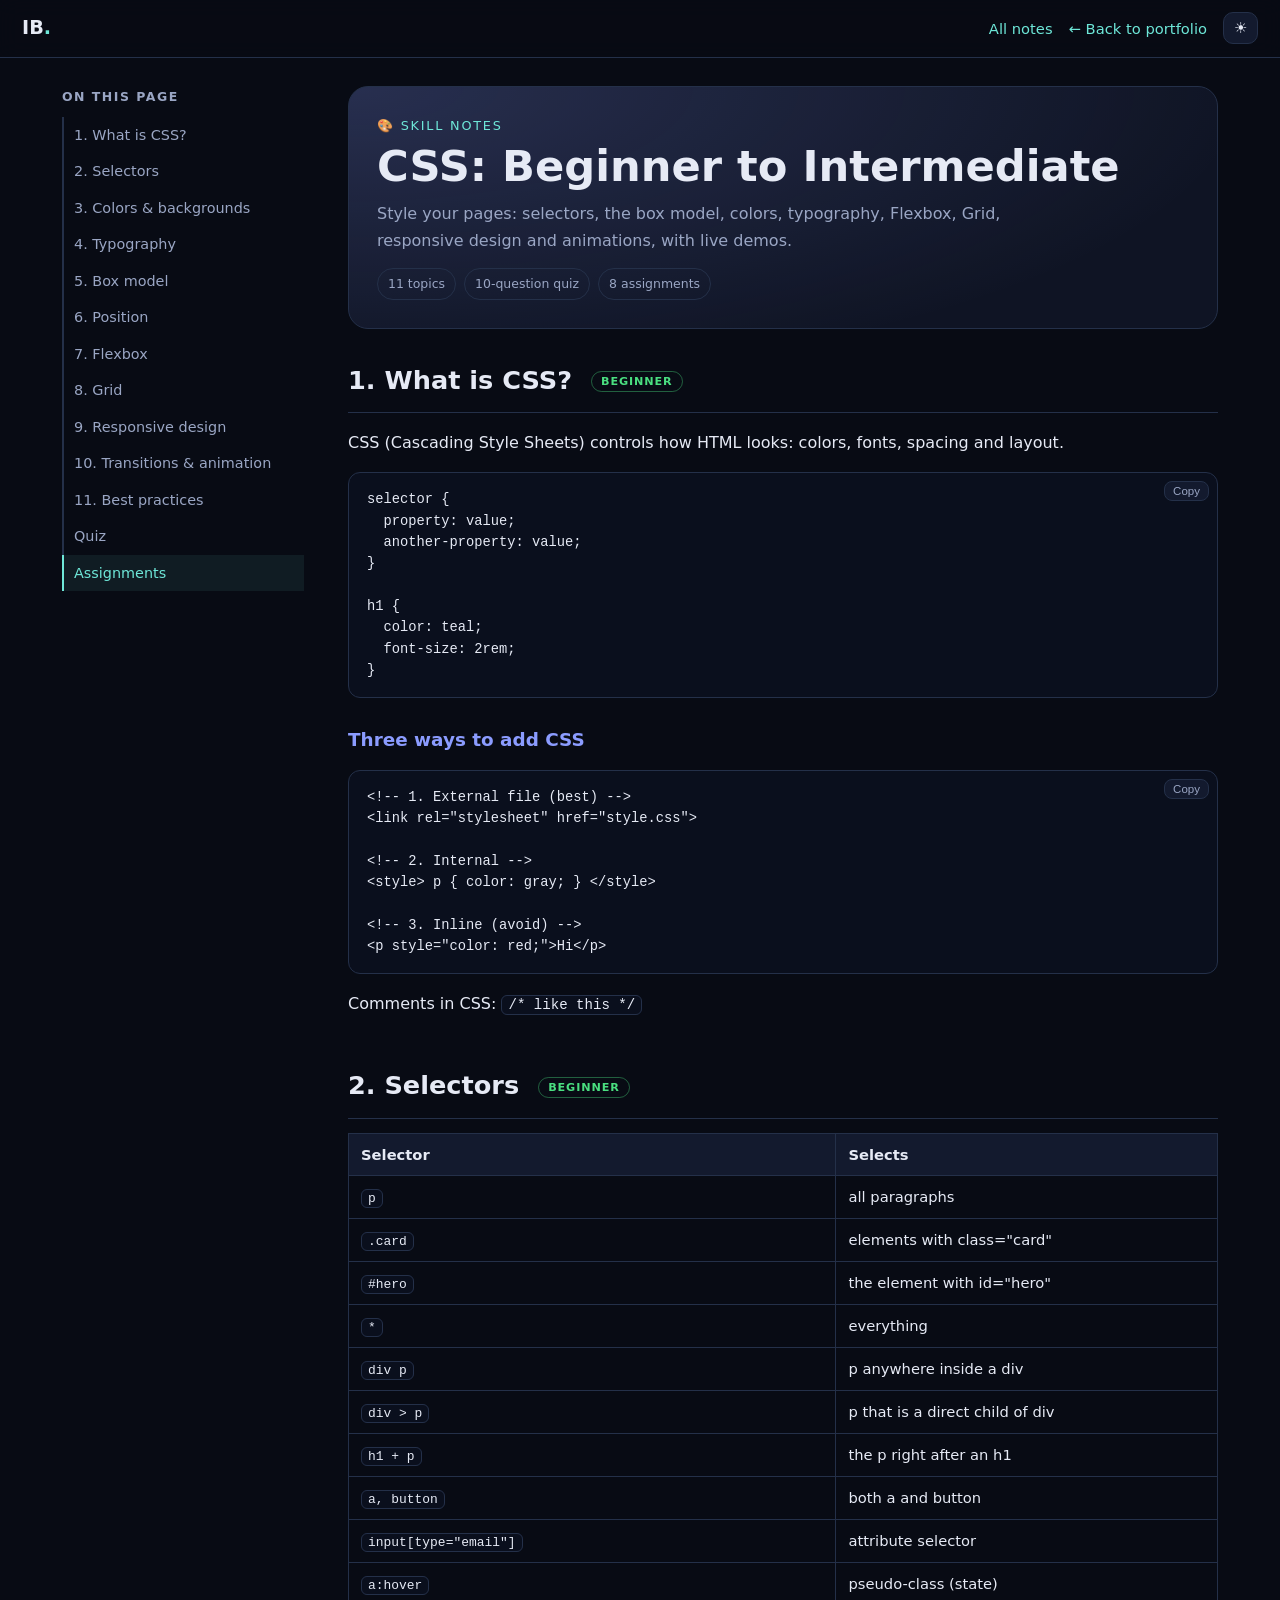
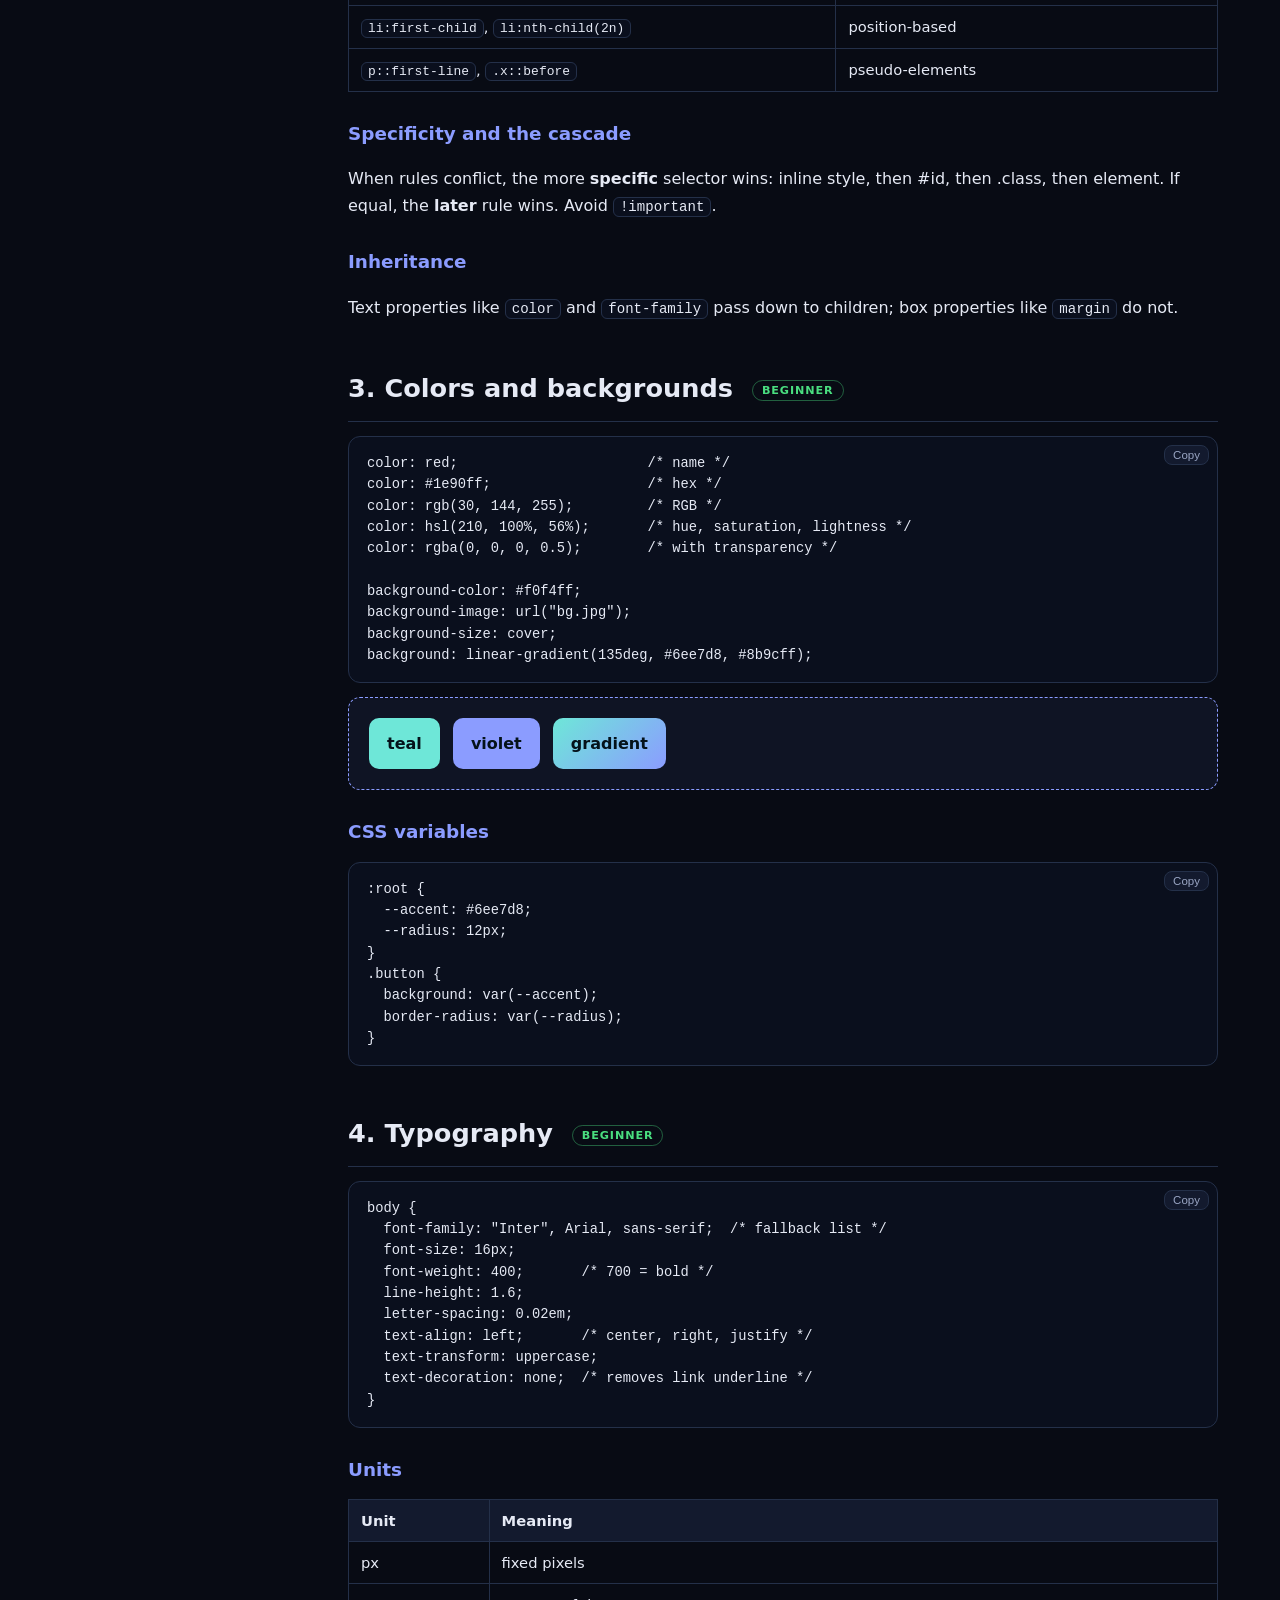
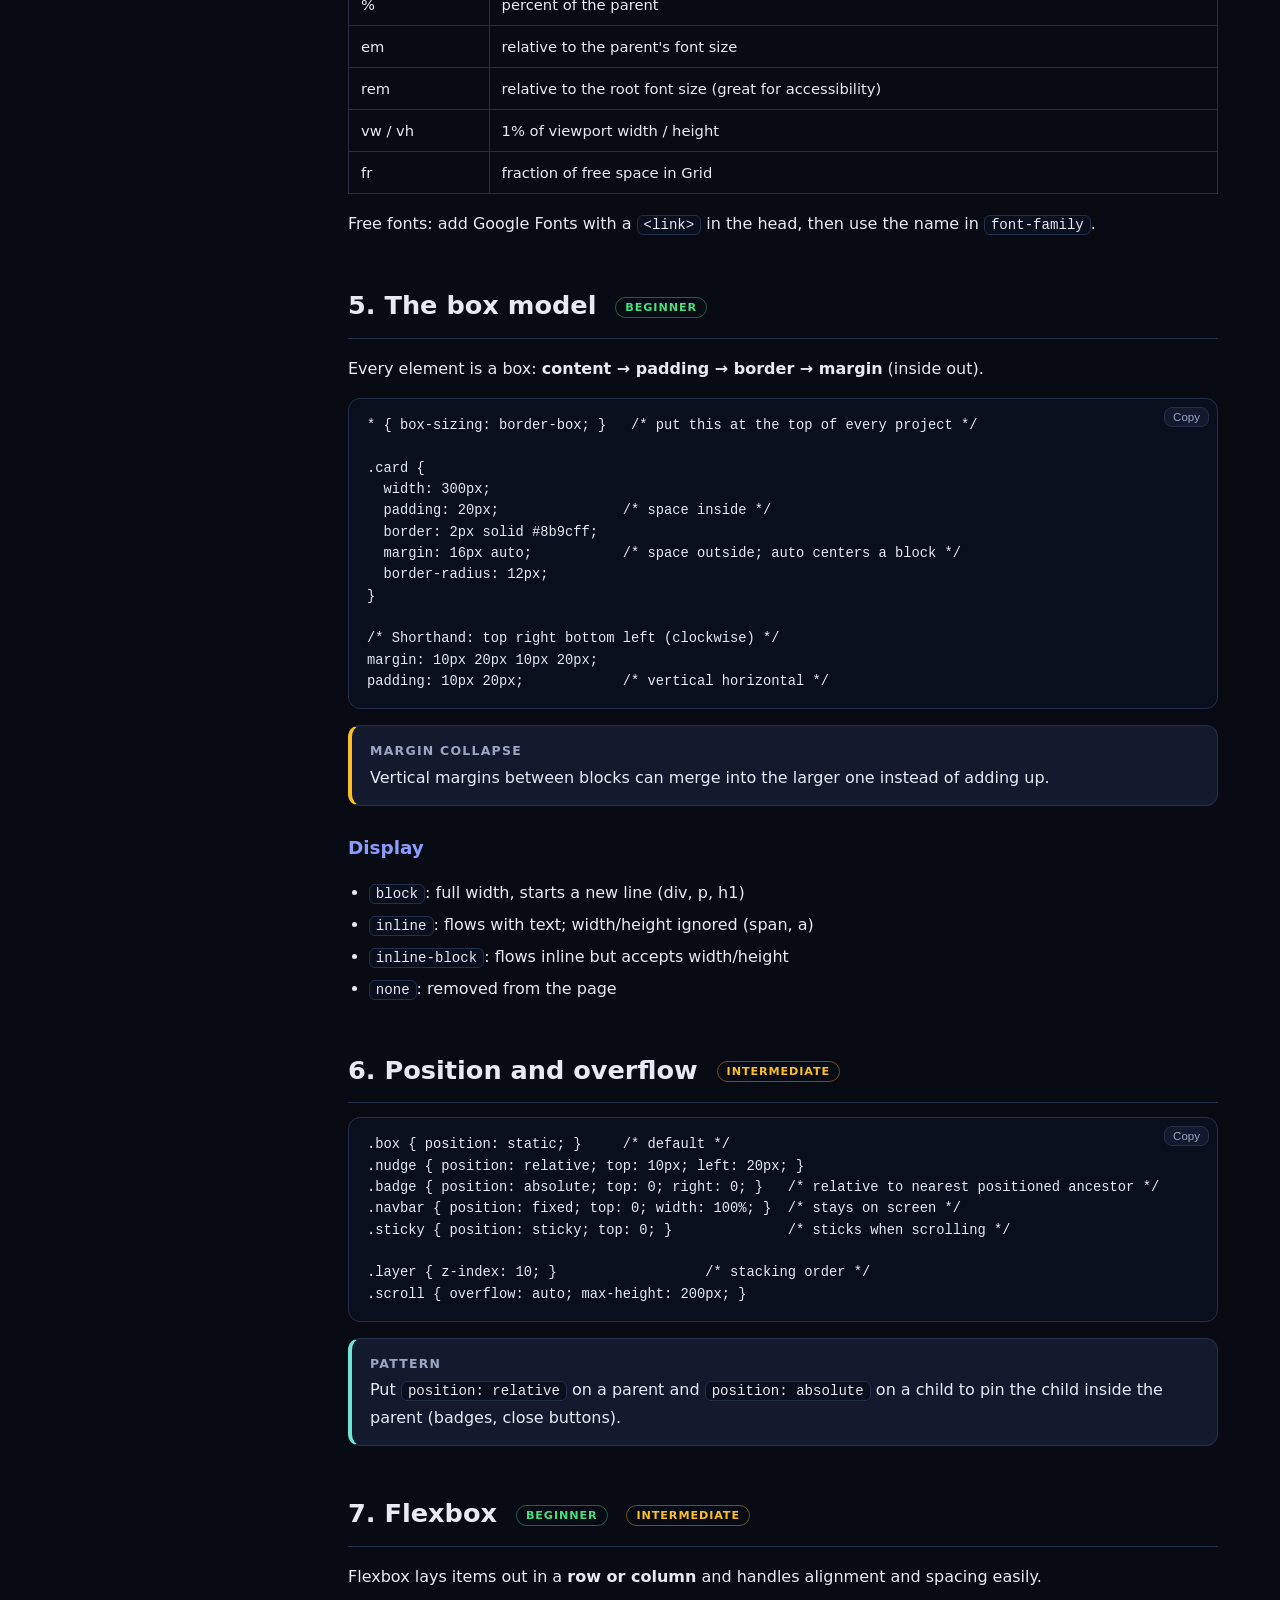
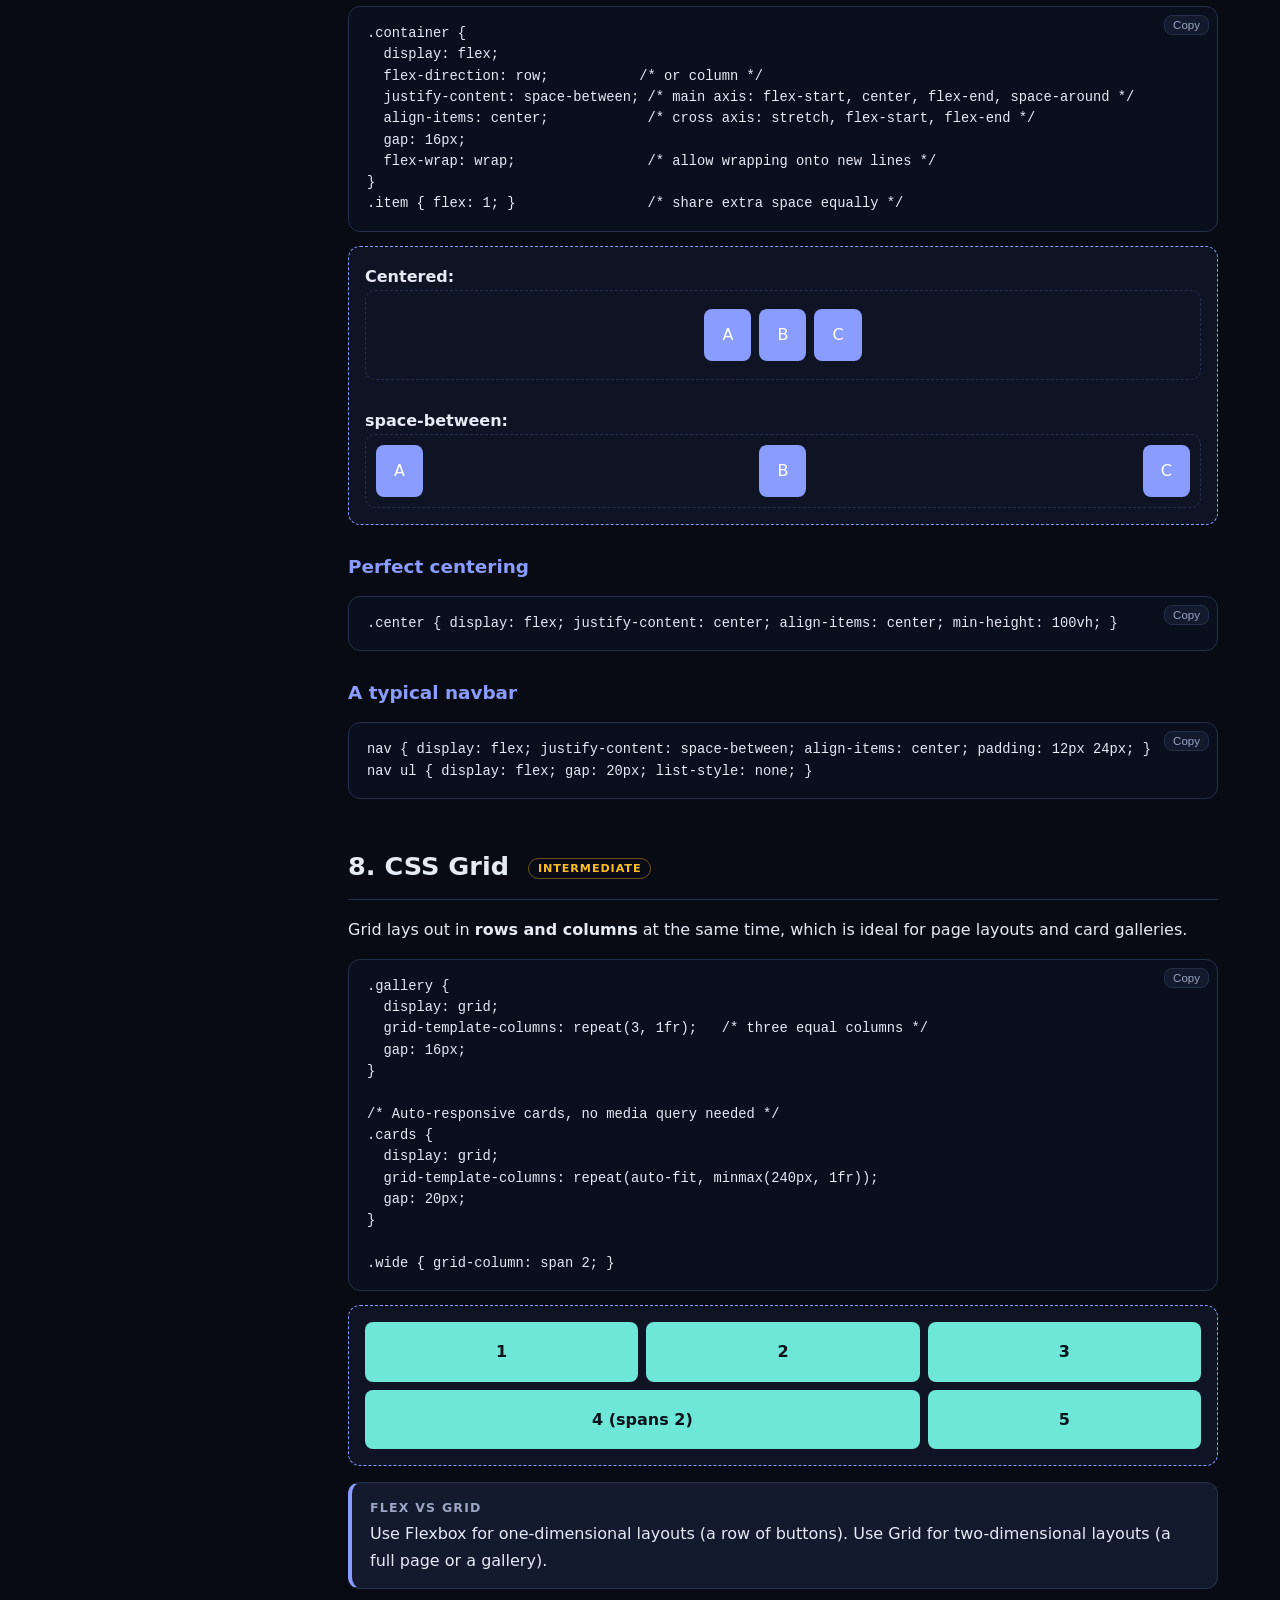
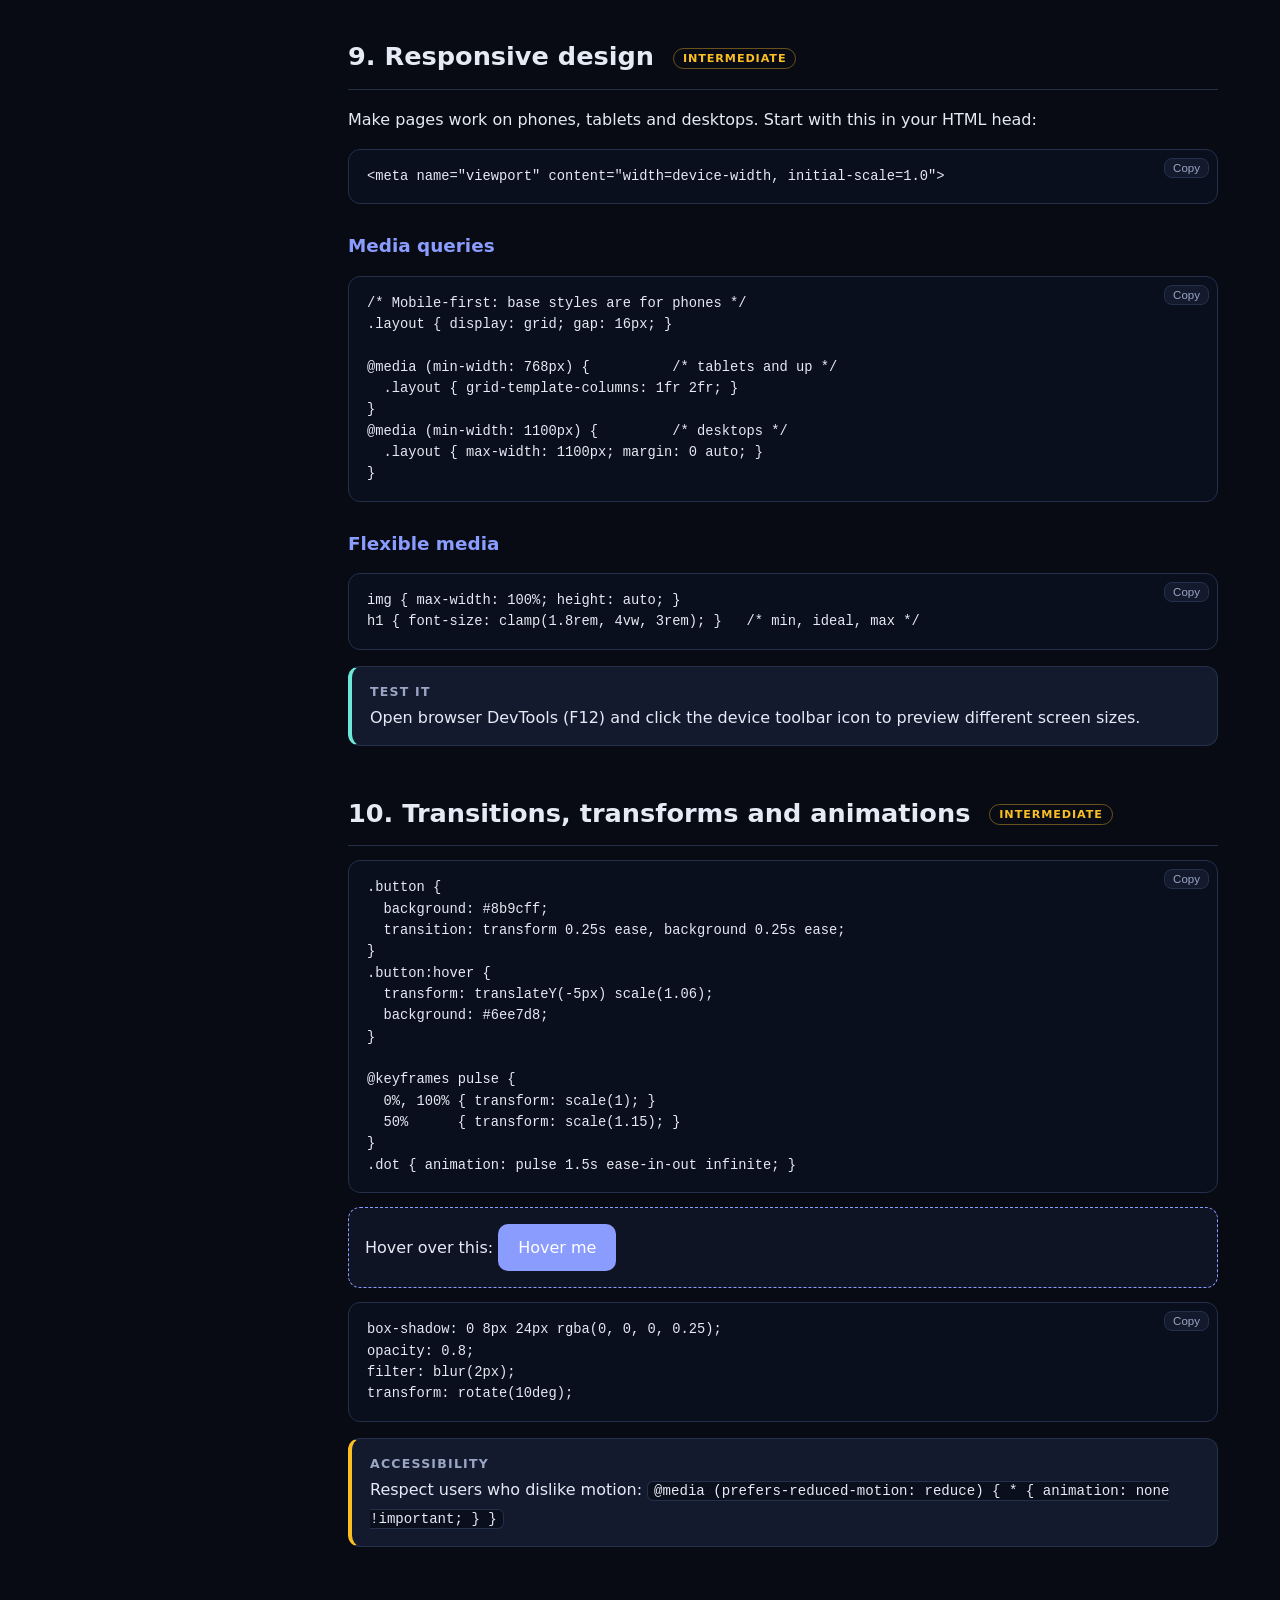
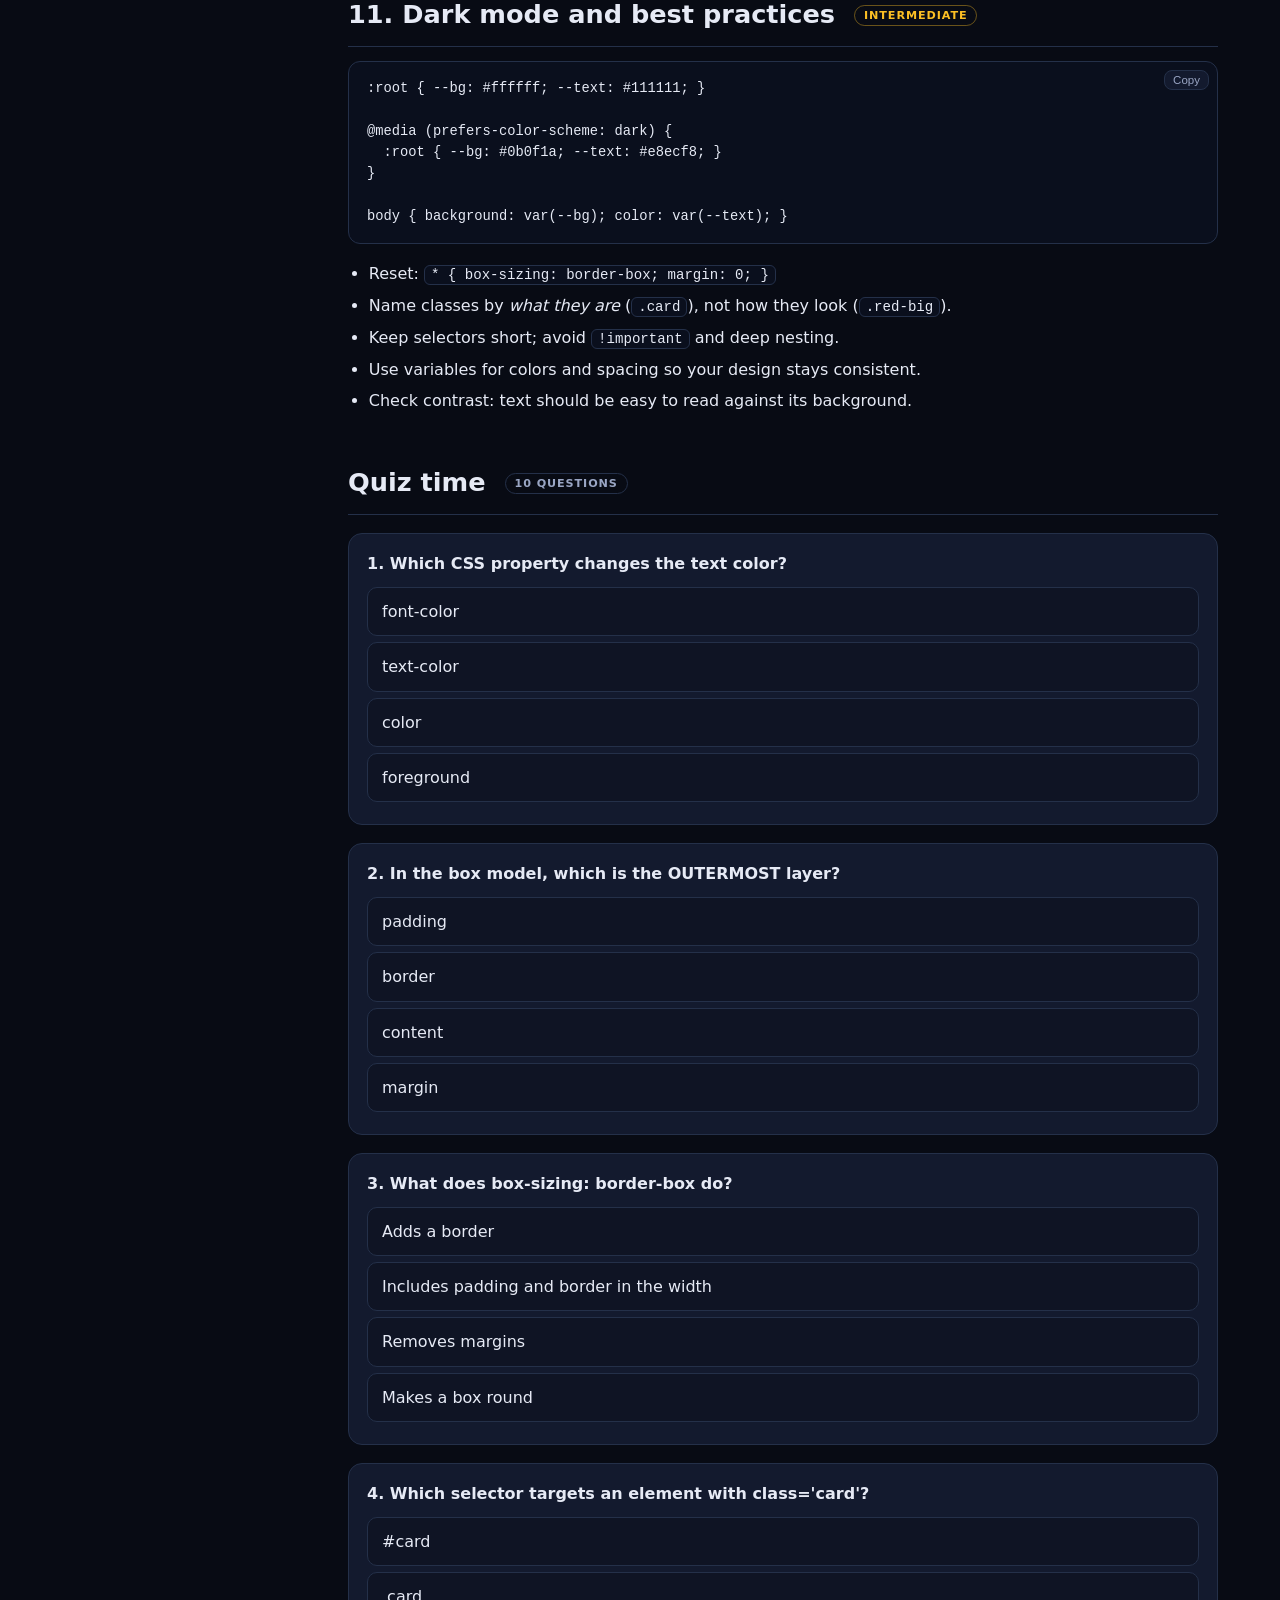
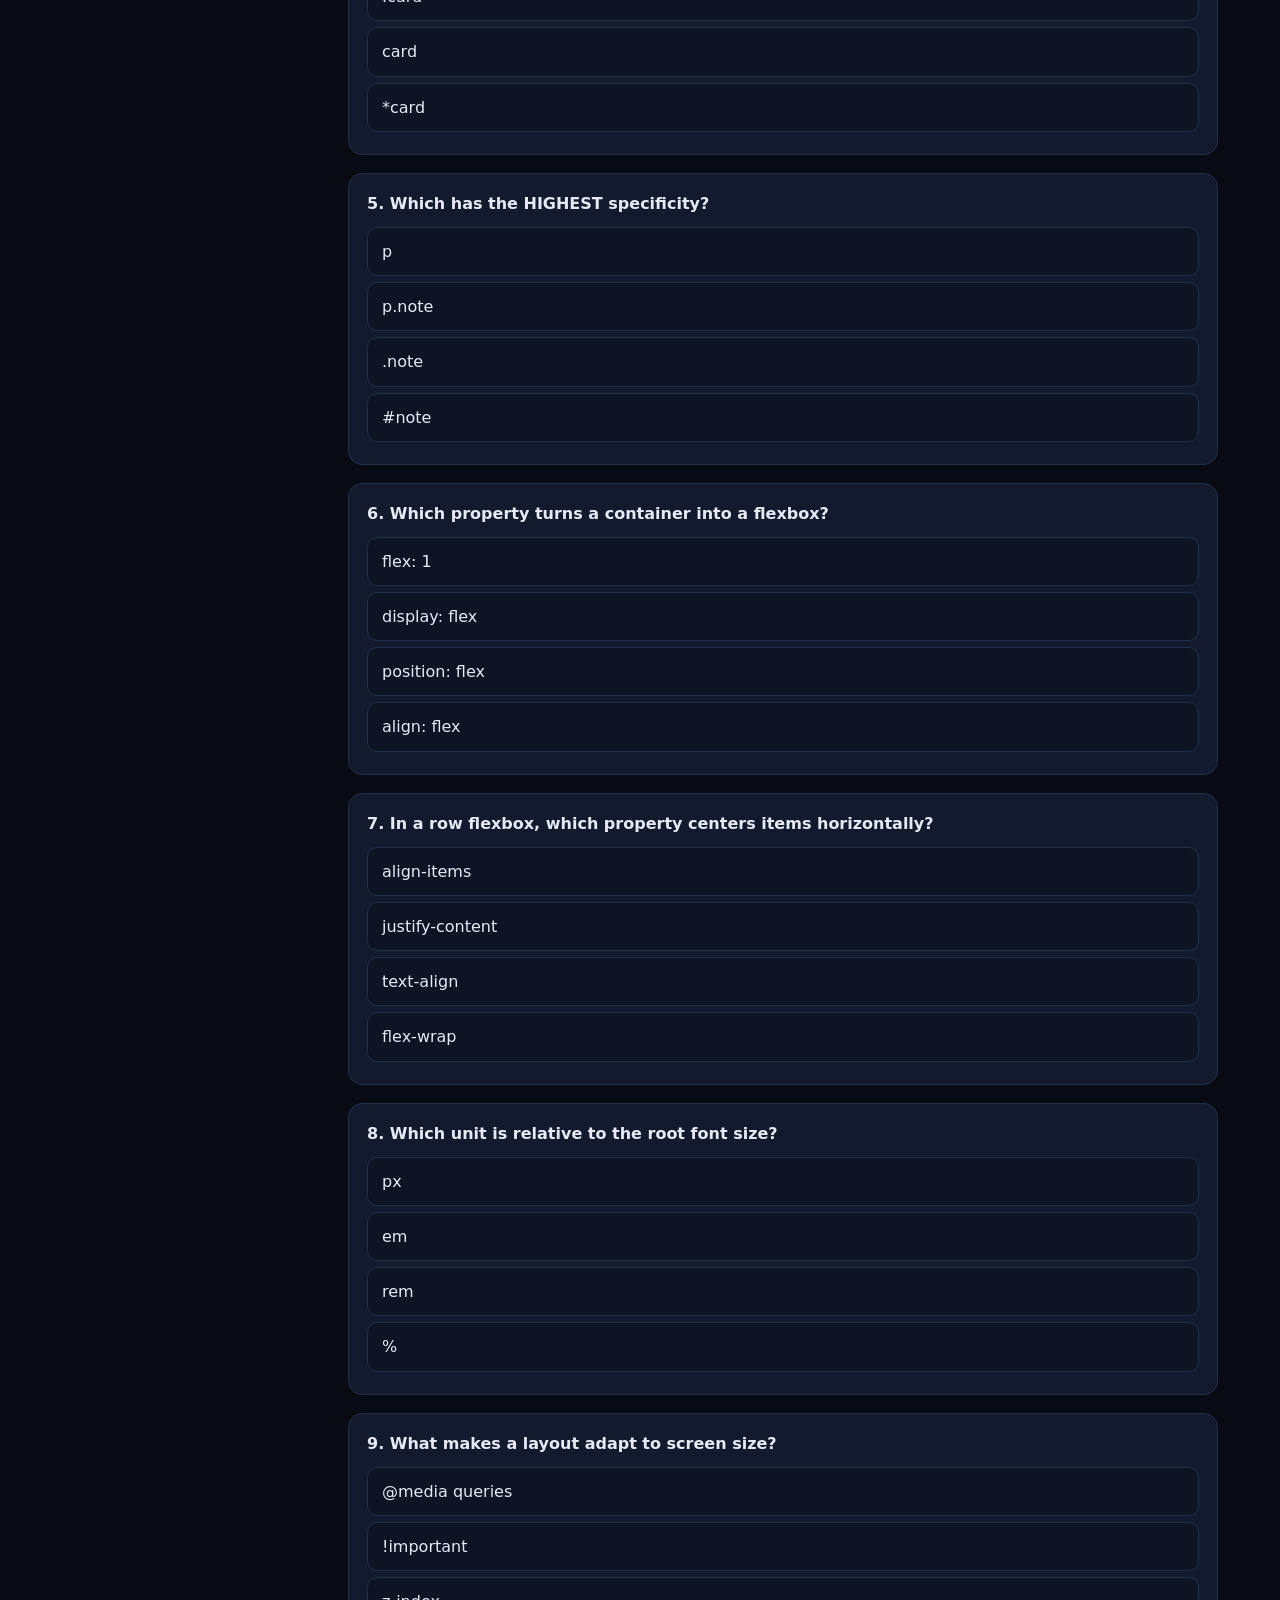
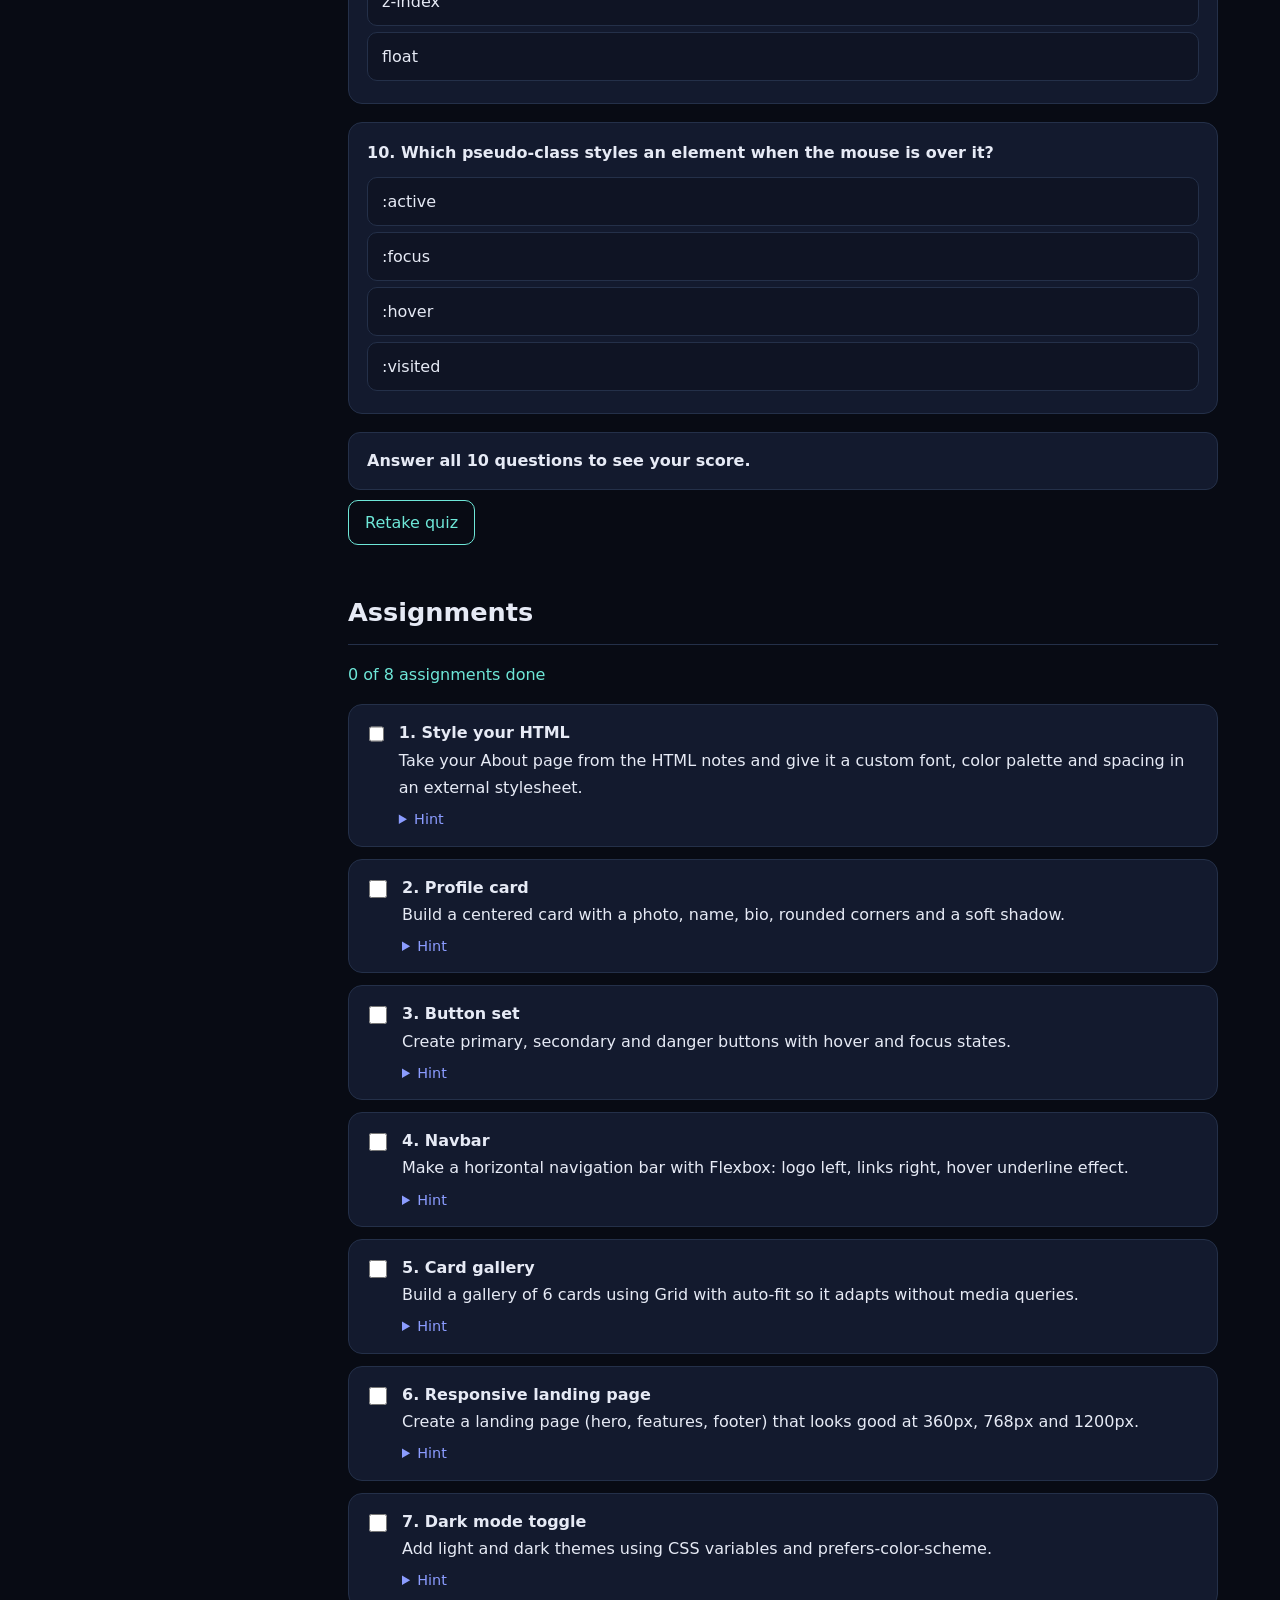
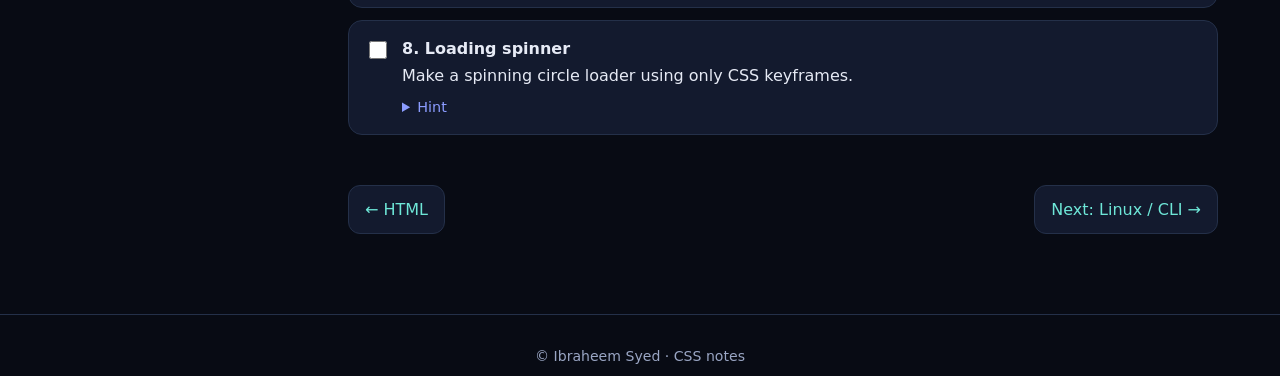
<file: css.html>
<!doctype html>
<html lang="en">
<head>
<meta charset="utf-8">
<meta name="viewport" content="width=device-width, initial-scale=1">
<title>CSS Notes | Ibraheem Syed</title>
<meta name="description" content="CSS notes from beginner to intermediate: selectors, box model, colors, flexbox, grid, responsive design, transitions, with quiz and assignments.">
<link rel="stylesheet" href="notes.css">
<style>
  .d-box{display:inline-block;padding:12px 18px;margin:4px;border-radius:10px;color:#04121a;font-weight:700}
  .d-flex{display:flex;gap:8px;padding:10px;border:1px dashed var(--line);border-radius:10px}
  .d-flex>div{padding:12px 18px;background:var(--accent-2);color:#fff;border-radius:8px}
  .d-flex.center{justify-content:center;align-items:center;height:90px}
  .d-flex.between{justify-content:space-between}
  .d-grid{display:grid;grid-template-columns:repeat(3,1fr);gap:8px}
  .d-grid>div{padding:16px;background:var(--accent);color:#04121a;text-align:center;border-radius:8px;font-weight:700}
  .d-hover{display:inline-block;padding:10px 20px;border-radius:10px;background:var(--accent-2);color:#fff;transition:transform .25s, background .25s;cursor:pointer}
  .d-hover:hover{transform:translateY(-5px) scale(1.06);background:var(--accent);color:#04121a}
</style>
<script>window.PAGE_ID = "css"; window.QUIZ = [
 {q:"Which CSS property changes the text color?", opts:["font-color","text-color","color","foreground"], a:2, why:"The color property sets text color; background-color sets the background."},
 {q:"In the box model, which is the OUTERMOST layer?", opts:["padding","border","content","margin"], a:3, why:"From inside out: content, padding, border, margin."},
 {q:"What does box-sizing: border-box do?", opts:["Adds a border","Includes padding and border in the width","Removes margins","Makes a box round"], a:1, why:"With border-box, width includes padding and border, which makes sizing predictable."},
 {q:"Which selector targets an element with class='card'?", opts:["#card",".card","card","*card"], a:1, why:".name selects by class; #name selects by id."},
 {q:"Which has the HIGHEST specificity?", opts:["p","p.note",".note","#note"], a:3, why:"id selectors beat class selectors, which beat element selectors (inline styles beat all)."},
 {q:"Which property turns a container into a flexbox?", opts:["flex: 1","display: flex","position: flex","align: flex"], a:1, why:"display: flex on the parent makes its children flex items."},
 {q:"In a row flexbox, which property centers items horizontally?", opts:["align-items","justify-content","text-align","flex-wrap"], a:1, why:"justify-content works along the main axis (horizontal in a row); align-items works on the cross axis."},
 {q:"Which unit is relative to the root font size?", opts:["px","em","rem","%"], a:2, why:"rem is relative to the html element's font size."},
 {q:"What makes a layout adapt to screen size?", opts:["@media queries","!important","z-index","float"], a:0, why:"Media queries apply styles depending on viewport size."},
 {q:"Which pseudo-class styles an element when the mouse is over it?", opts:[":active",":focus",":hover",":visited"], a:2, why:":hover applies while the pointer is over the element."}
];</script>
</head>
<body>
<div id="progress"></div>
<header class="topbar">
  <a class="brand" href="../index.html">IB<span>.</span></a>
  <nav>
    <a href="index.html">All notes</a>
    <a href="../index.html#skills">← Back to portfolio</a>
    <button id="themeBtn" aria-label="Toggle theme">☀</button>
  </nav>
</header>

<div class="layout">
  <aside class="toc" id="toc"></aside>
  <main>
    <div class="hero">
      <div class="tag">🎨 Skill notes</div>
      <h1>CSS: Beginner to Intermediate</h1>
      <p>Style your pages: selectors, the box model, colors, typography, Flexbox, Grid, responsive design and animations, with live demos.</p>
      <div class="pills"><span class="pill">11 topics</span><span class="pill">10-question quiz</span><span class="pill">8 assignments</span></div>
    </div>

    <section class="topic" id="intro">
      <h2 data-short="1. What is CSS?">1. What is CSS? <span class="lvl beg">Beginner</span></h2>
      <p>CSS (Cascading Style Sheets) controls how HTML looks: colors, fonts, spacing and layout.</p>
      <pre><code>selector {
  property: value;
  another-property: value;
}

h1 {
  color: teal;
  font-size: 2rem;
}</code></pre>
      <h3>Three ways to add CSS</h3>
      <pre><code>&lt;!-- 1. External file (best) --&gt;
&lt;link rel="stylesheet" href="style.css"&gt;

&lt;!-- 2. Internal --&gt;
&lt;style&gt; p { color: gray; } &lt;/style&gt;

&lt;!-- 3. Inline (avoid) --&gt;
&lt;p style="color: red;"&gt;Hi&lt;/p&gt;</code></pre>
      <p>Comments in CSS: <code>/* like this */</code></p>
    </section>

    <section class="topic" id="selectors">
      <h2 data-short="2. Selectors">2. Selectors <span class="lvl beg">Beginner</span></h2>
      <table>
        <tr><th>Selector</th><th>Selects</th></tr>
        <tr><td><code>p</code></td><td>all paragraphs</td></tr>
        <tr><td><code>.card</code></td><td>elements with class="card"</td></tr>
        <tr><td><code>#hero</code></td><td>the element with id="hero"</td></tr>
        <tr><td><code>*</code></td><td>everything</td></tr>
        <tr><td><code>div p</code></td><td>p anywhere inside a div</td></tr>
        <tr><td><code>div &gt; p</code></td><td>p that is a direct child of div</td></tr>
        <tr><td><code>h1 + p</code></td><td>the p right after an h1</td></tr>
        <tr><td><code>a, button</code></td><td>both a and button</td></tr>
        <tr><td><code>input[type="email"]</code></td><td>attribute selector</td></tr>
        <tr><td><code>a:hover</code></td><td>pseudo-class (state)</td></tr>
        <tr><td><code>li:first-child</code>, <code>li:nth-child(2n)</code></td><td>position-based</td></tr>
        <tr><td><code>p::first-line</code>, <code>.x::before</code></td><td>pseudo-elements</td></tr>
      </table>
      <h3>Specificity and the cascade</h3>
      <p>When rules conflict, the more <b>specific</b> selector wins: inline style, then #id, then .class, then element. If equal, the <b>later</b> rule wins. Avoid <code>!important</code>.</p>
      <h3>Inheritance</h3>
      <p>Text properties like <code>color</code> and <code>font-family</code> pass down to children; box properties like <code>margin</code> do not.</p>
    </section>

    <section class="topic" id="colors">
      <h2 data-short="3. Colors & backgrounds">3. Colors and backgrounds <span class="lvl beg">Beginner</span></h2>
      <pre><code>color: red;                       /* name */
color: #1e90ff;                   /* hex */
color: rgb(30, 144, 255);         /* RGB */
color: hsl(210, 100%, 56%);       /* hue, saturation, lightness */
color: rgba(0, 0, 0, 0.5);        /* with transparency */

background-color: #f0f4ff;
background-image: url("bg.jpg");
background-size: cover;
background: linear-gradient(135deg, #6ee7d8, #8b9cff);</code></pre>
      <div class="demo">
        <span class="d-box" style="background:#6ee7d8">teal</span>
        <span class="d-box" style="background:#8b9cff">violet</span>
        <span class="d-box" style="background:linear-gradient(135deg,#6ee7d8,#8b9cff)">gradient</span>
      </div>
      <h3>CSS variables</h3>
      <pre><code>:root {
  --accent: #6ee7d8;
  --radius: 12px;
}
.button {
  background: var(--accent);
  border-radius: var(--radius);
}</code></pre>
    </section>

    <section class="topic" id="text">
      <h2 data-short="4. Typography">4. Typography <span class="lvl beg">Beginner</span></h2>
      <pre><code>body {
  font-family: "Inter", Arial, sans-serif;  /* fallback list */
  font-size: 16px;
  font-weight: 400;       /* 700 = bold */
  line-height: 1.6;
  letter-spacing: 0.02em;
  text-align: left;       /* center, right, justify */
  text-transform: uppercase;
  text-decoration: none;  /* removes link underline */
}</code></pre>
      <h3>Units</h3>
      <table>
        <tr><th>Unit</th><th>Meaning</th></tr>
        <tr><td>px</td><td>fixed pixels</td></tr>
        <tr><td>%</td><td>percent of the parent</td></tr>
        <tr><td>em</td><td>relative to the parent's font size</td></tr>
        <tr><td>rem</td><td>relative to the root font size (great for accessibility)</td></tr>
        <tr><td>vw / vh</td><td>1% of viewport width / height</td></tr>
        <tr><td>fr</td><td>fraction of free space in Grid</td></tr>
      </table>
      <p>Free fonts: add Google Fonts with a <code>&lt;link&gt;</code> in the head, then use the name in <code>font-family</code>.</p>
    </section>

    <section class="topic" id="boxmodel">
      <h2 data-short="5. Box model">5. The box model <span class="lvl beg">Beginner</span></h2>
      <p>Every element is a box: <b>content → padding → border → margin</b> (inside out).</p>
      <pre><code>* { box-sizing: border-box; }   /* put this at the top of every project */

.card {
  width: 300px;
  padding: 20px;               /* space inside */
  border: 2px solid #8b9cff;
  margin: 16px auto;           /* space outside; auto centers a block */
  border-radius: 12px;
}

/* Shorthand: top right bottom left (clockwise) */
margin: 10px 20px 10px 20px;
padding: 10px 20px;            /* vertical horizontal */</code></pre>
      <div class="box warn"><b class="t">Margin collapse</b>Vertical margins between blocks can merge into the larger one instead of adding up.</div>
      <h3>Display</h3>
      <ul>
        <li><code>block</code>: full width, starts a new line (div, p, h1)</li>
        <li><code>inline</code>: flows with text; width/height ignored (span, a)</li>
        <li><code>inline-block</code>: flows inline but accepts width/height</li>
        <li><code>none</code>: removed from the page</li>
      </ul>
    </section>

    <section class="topic" id="position">
      <h2 data-short="6. Position">6. Position and overflow <span class="lvl int">Intermediate</span></h2>
      <pre><code>.box { position: static; }     /* default */
.nudge { position: relative; top: 10px; left: 20px; }
.badge { position: absolute; top: 0; right: 0; }   /* relative to nearest positioned ancestor */
.navbar { position: fixed; top: 0; width: 100%; }  /* stays on screen */
.sticky { position: sticky; top: 0; }              /* sticks when scrolling */

.layer { z-index: 10; }                  /* stacking order */
.scroll { overflow: auto; max-height: 200px; }</code></pre>
      <div class="box tip"><b class="t">Pattern</b>Put <code>position: relative</code> on a parent and <code>position: absolute</code> on a child to pin the child inside the parent (badges, close buttons).</div>
    </section>

    <section class="topic" id="flex">
      <h2 data-short="7. Flexbox">7. Flexbox <span class="lvl beg">Beginner</span> <span class="lvl int">Intermediate</span></h2>
      <p>Flexbox lays items out in a <b>row or column</b> and handles alignment and spacing easily.</p>
      <pre><code>.container {
  display: flex;
  flex-direction: row;           /* or column */
  justify-content: space-between; /* main axis: flex-start, center, flex-end, space-around */
  align-items: center;            /* cross axis: stretch, flex-start, flex-end */
  gap: 16px;
  flex-wrap: wrap;                /* allow wrapping onto new lines */
}
.item { flex: 1; }                /* share extra space equally */</code></pre>
      <div class="demo"><b>Centered:</b>
        <div class="d-flex center"><div>A</div><div>B</div><div>C</div></div><br>
        <b>space-between:</b>
        <div class="d-flex between"><div>A</div><div>B</div><div>C</div></div>
      </div>
      <h3>Perfect centering</h3>
      <pre><code>.center { display: flex; justify-content: center; align-items: center; min-height: 100vh; }</code></pre>
      <h3>A typical navbar</h3>
      <pre><code>nav { display: flex; justify-content: space-between; align-items: center; padding: 12px 24px; }
nav ul { display: flex; gap: 20px; list-style: none; }</code></pre>
    </section>

    <section class="topic" id="grid">
      <h2 data-short="8. Grid">8. CSS Grid <span class="lvl int">Intermediate</span></h2>
      <p>Grid lays out in <b>rows and columns</b> at the same time, which is ideal for page layouts and card galleries.</p>
      <pre><code>.gallery {
  display: grid;
  grid-template-columns: repeat(3, 1fr);   /* three equal columns */
  gap: 16px;
}

/* Auto-responsive cards, no media query needed */
.cards {
  display: grid;
  grid-template-columns: repeat(auto-fit, minmax(240px, 1fr));
  gap: 20px;
}

.wide { grid-column: span 2; }</code></pre>
      <div class="demo"><div class="d-grid"><div>1</div><div>2</div><div>3</div><div style="grid-column:span 2">4 (spans 2)</div><div>5</div></div></div>
      <div class="box note"><b class="t">Flex vs Grid</b>Use Flexbox for one-dimensional layouts (a row of buttons). Use Grid for two-dimensional layouts (a full page or a gallery).</div>
    </section>

    <section class="topic" id="responsive">
      <h2 data-short="9. Responsive design">9. Responsive design <span class="lvl int">Intermediate</span></h2>
      <p>Make pages work on phones, tablets and desktops. Start with this in your HTML head:</p>
      <pre><code>&lt;meta name="viewport" content="width=device-width, initial-scale=1.0"&gt;</code></pre>
      <h3>Media queries</h3>
      <pre><code>/* Mobile-first: base styles are for phones */
.layout { display: grid; gap: 16px; }

@media (min-width: 768px) {          /* tablets and up */
  .layout { grid-template-columns: 1fr 2fr; }
}
@media (min-width: 1100px) {         /* desktops */
  .layout { max-width: 1100px; margin: 0 auto; }
}</code></pre>
      <h3>Flexible media</h3>
      <pre><code>img { max-width: 100%; height: auto; }
h1 { font-size: clamp(1.8rem, 4vw, 3rem); }   /* min, ideal, max */</code></pre>
      <div class="box tip"><b class="t">Test it</b>Open browser DevTools (F12) and click the device toolbar icon to preview different screen sizes.</div>
    </section>

    <section class="topic" id="effects">
      <h2 data-short="10. Transitions & animation">10. Transitions, transforms and animations <span class="lvl int">Intermediate</span></h2>
      <pre><code>.button {
  background: #8b9cff;
  transition: transform 0.25s ease, background 0.25s ease;
}
.button:hover {
  transform: translateY(-5px) scale(1.06);
  background: #6ee7d8;
}

@keyframes pulse {
  0%, 100% { transform: scale(1); }
  50%      { transform: scale(1.15); }
}
.dot { animation: pulse 1.5s ease-in-out infinite; }</code></pre>
      <div class="demo">Hover over this: <span class="d-hover">Hover me</span></div>
      <pre><code>box-shadow: 0 8px 24px rgba(0, 0, 0, 0.25);
opacity: 0.8;
filter: blur(2px);
transform: rotate(10deg);</code></pre>
      <div class="box warn"><b class="t">Accessibility</b>Respect users who dislike motion: <code>@media (prefers-reduced-motion: reduce) { * { animation: none !important; } }</code></div>
    </section>

    <section class="topic" id="best">
      <h2 data-short="11. Best practices">11. Dark mode and best practices <span class="lvl int">Intermediate</span></h2>
      <pre><code>:root { --bg: #ffffff; --text: #111111; }

@media (prefers-color-scheme: dark) {
  :root { --bg: #0b0f1a; --text: #e8ecf8; }
}

body { background: var(--bg); color: var(--text); }</code></pre>
      <ul>
        <li>Reset: <code>* { box-sizing: border-box; margin: 0; }</code></li>
        <li>Name classes by <i>what they are</i> (<code>.card</code>), not how they look (<code>.red-big</code>).</li>
        <li>Keep selectors short; avoid <code>!important</code> and deep nesting.</li>
        <li>Use variables for colors and spacing so your design stays consistent.</li>
        <li>Check contrast: text should be easy to read against its background.</li>
      </ul>
    </section>

    <section class="topic" id="quiz-section">
      <h2 data-short="Quiz">Quiz time <span class="lvl">10 questions</span></h2>
      <div id="quiz"></div>
    </section>

    <section class="topic" id="assignments">
      <h2 data-short="Assignments">Assignments</h2>
      <p id="taskCount" style="color:var(--accent)"></p>
      <label class="task"><input type="checkbox"><div><strong>1. Style your HTML</strong><br>Take your About page from the HTML notes and give it a custom font, color palette and spacing in an external stylesheet.<details><summary>Hint</summary>Link <code>style.css</code> in the head; start with variables on :root.</details></div></label>
      <label class="task"><input type="checkbox"><div><strong>2. Profile card</strong><br>Build a centered card with a photo, name, bio, rounded corners and a soft shadow.<details><summary>Hint</summary>border-radius, box-shadow, margin: auto, max-width.</details></div></label>
      <label class="task"><input type="checkbox"><div><strong>3. Button set</strong><br>Create primary, secondary and danger buttons with hover and focus states.<details><summary>Hint</summary>Use a shared .btn class plus modifier classes.</details></div></label>
      <label class="task"><input type="checkbox"><div><strong>4. Navbar</strong><br>Make a horizontal navigation bar with Flexbox: logo left, links right, hover underline effect.<details><summary>Hint</summary>justify-content: space-between.</details></div></label>
      <label class="task"><input type="checkbox"><div><strong>5. Card gallery</strong><br>Build a gallery of 6 cards using Grid with auto-fit so it adapts without media queries.<details><summary>Hint</summary>repeat(auto-fit, minmax(240px, 1fr)).</details></div></label>
      <label class="task"><input type="checkbox"><div><strong>6. Responsive landing page</strong><br>Create a landing page (hero, features, footer) that looks good at 360px, 768px and 1200px.<details><summary>Hint</summary>Mobile-first, then @media (min-width: ...).</details></div></label>
      <label class="task"><input type="checkbox"><div><strong>7. Dark mode toggle</strong><br>Add light and dark themes using CSS variables and prefers-color-scheme.<details><summary>Hint</summary>Redefine variables inside the media query.</details></div></label>
      <label class="task"><input type="checkbox"><div><strong>8. Loading spinner</strong><br>Make a spinning circle loader using only CSS keyframes.<details><summary>Hint</summary>A bordered circle with one colored side, animated with rotate(360deg).</details></div></label>
    </section>

    <div class="pager">
      <a href="html.html">← HTML</a>
      <a href="linux.html">Next: Linux / CLI →</a>
    </div>
  </main>
</div>
<footer class="site">© Ibraheem Syed · CSS notes</footer>
<script src="notes.js"></script>
</body>
</html>
</file>
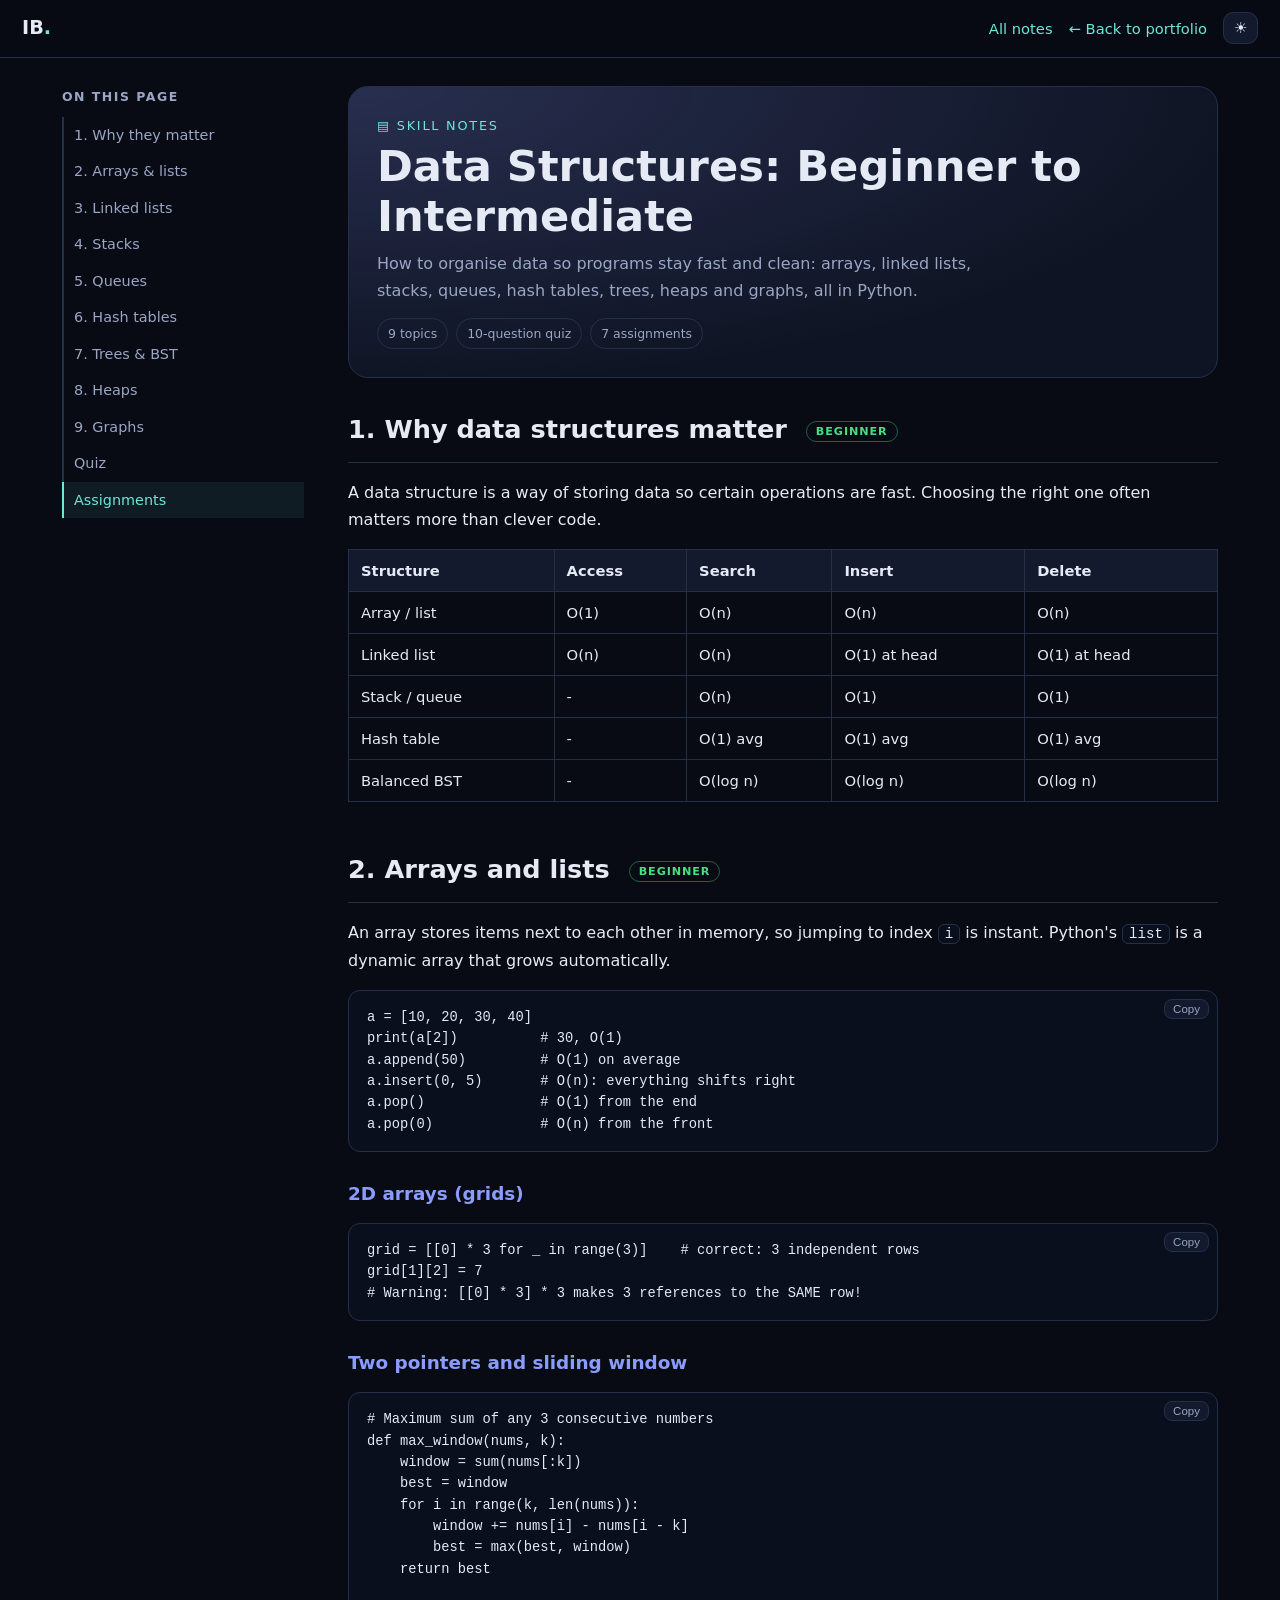
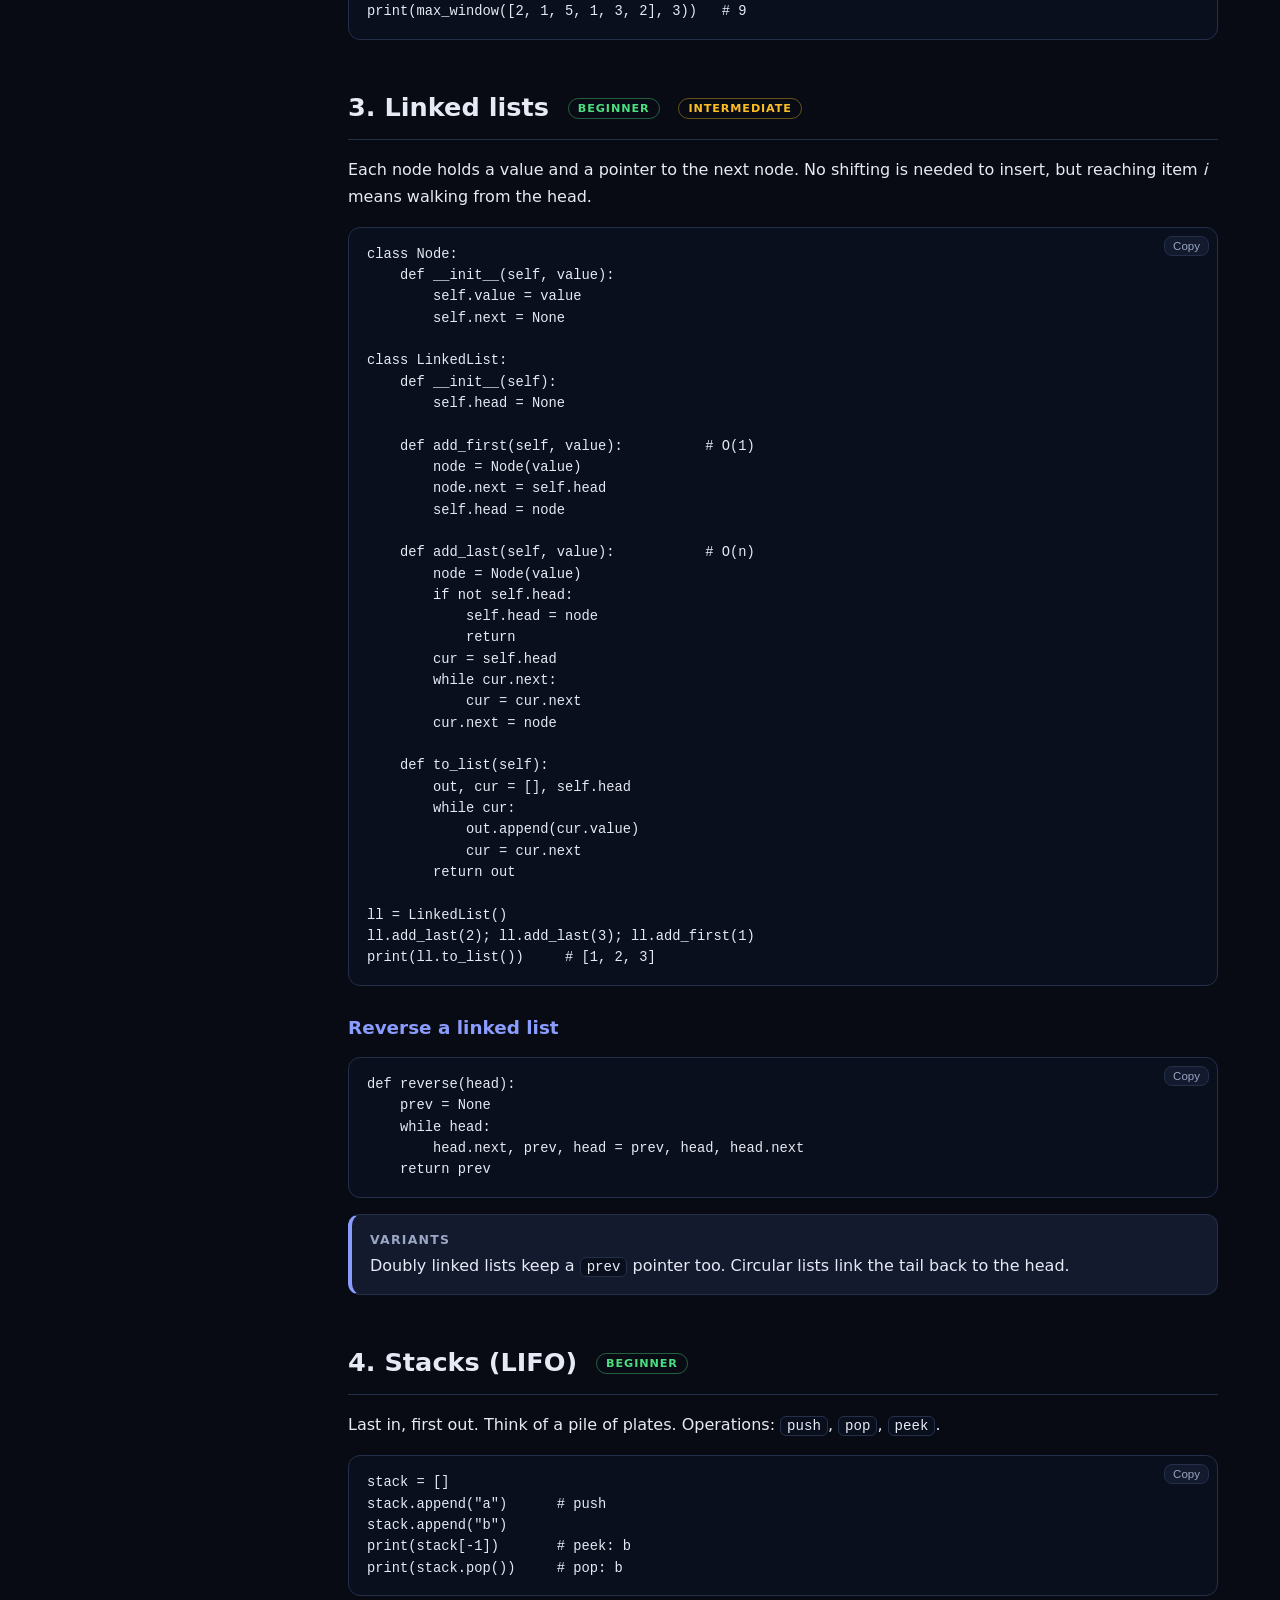
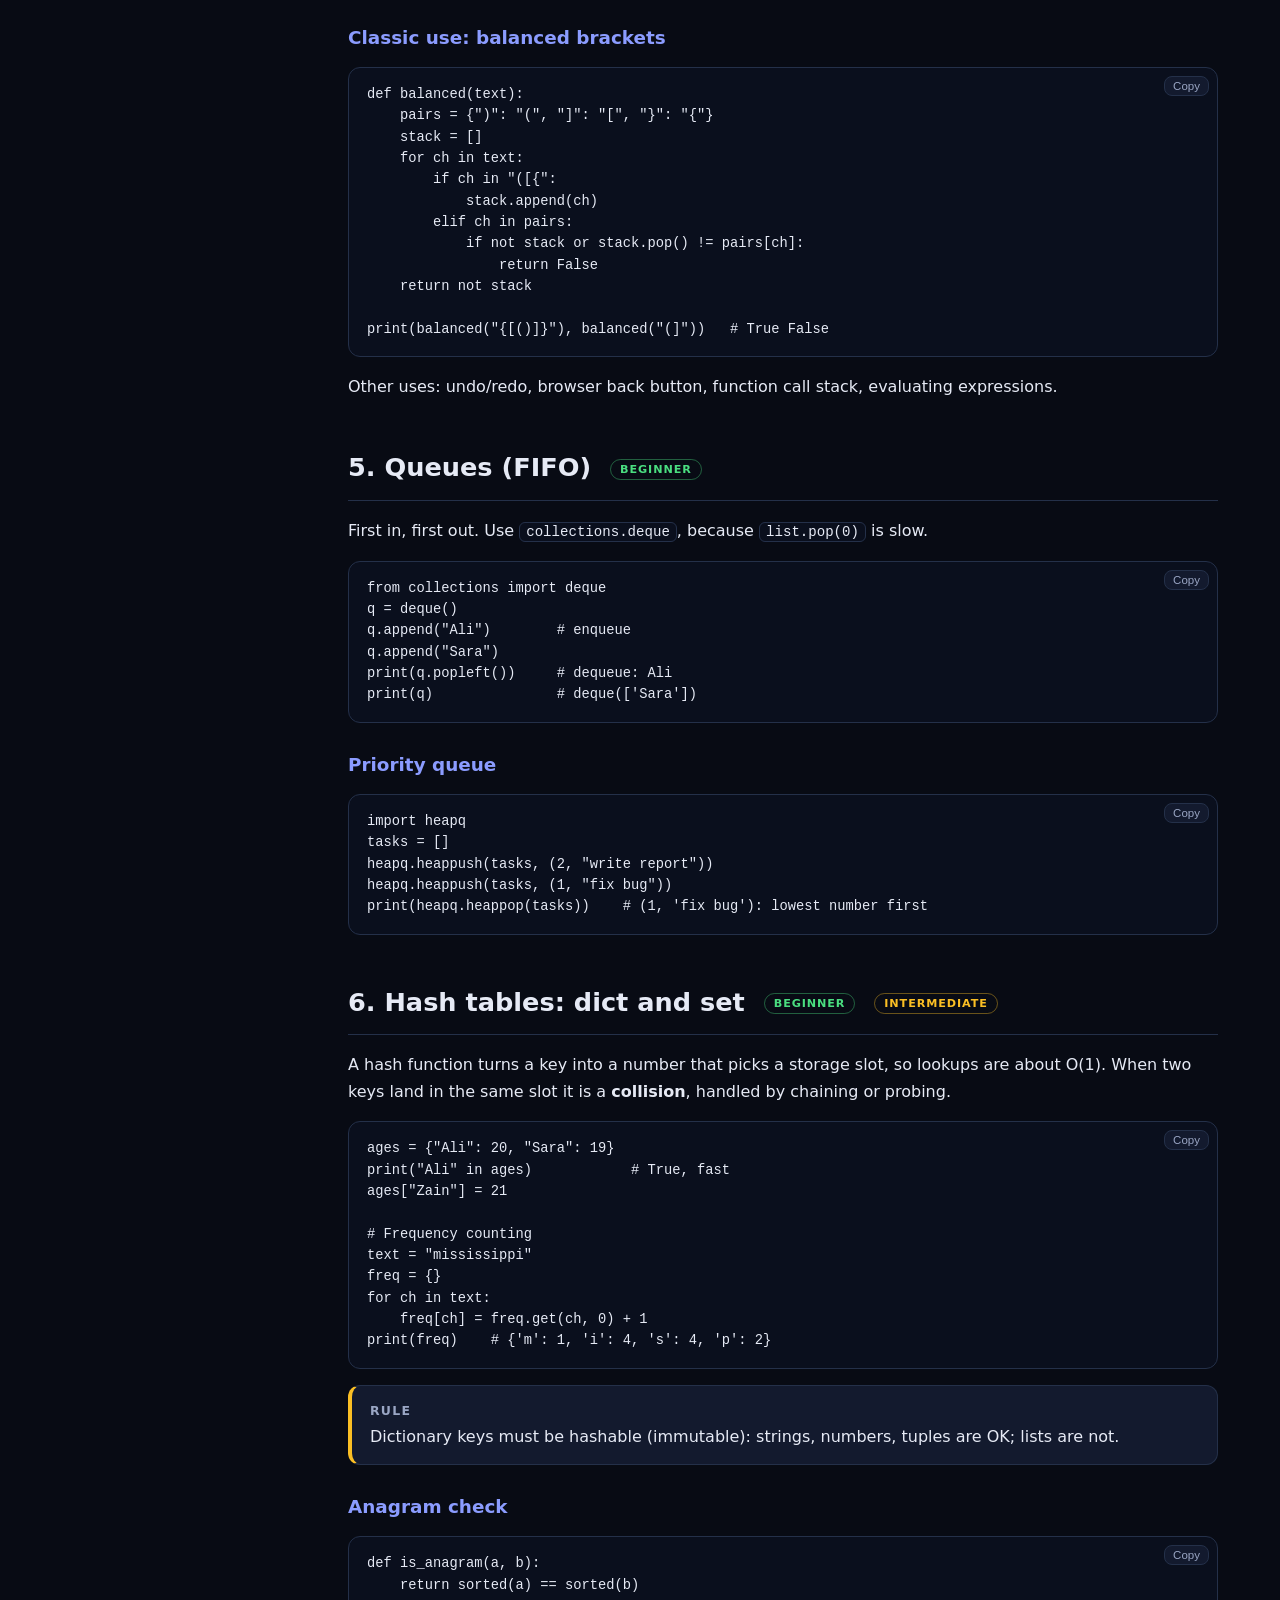
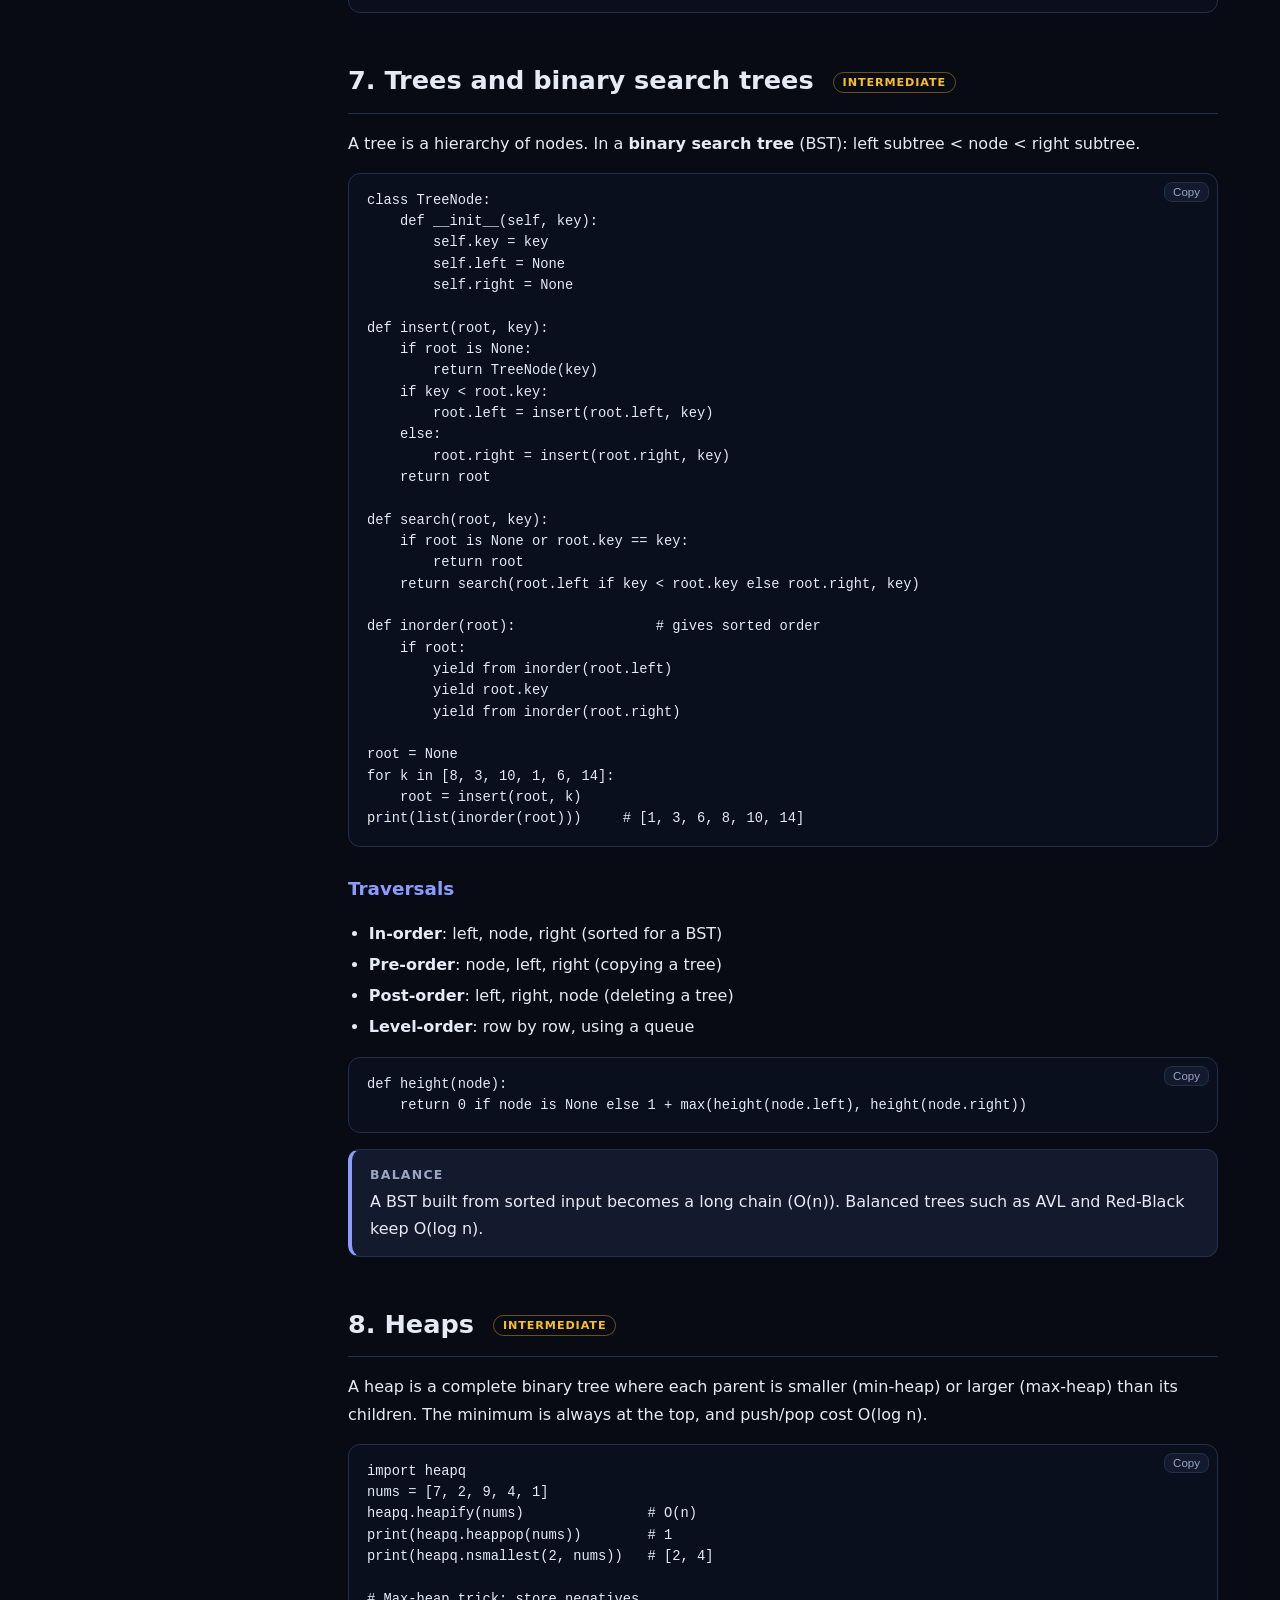
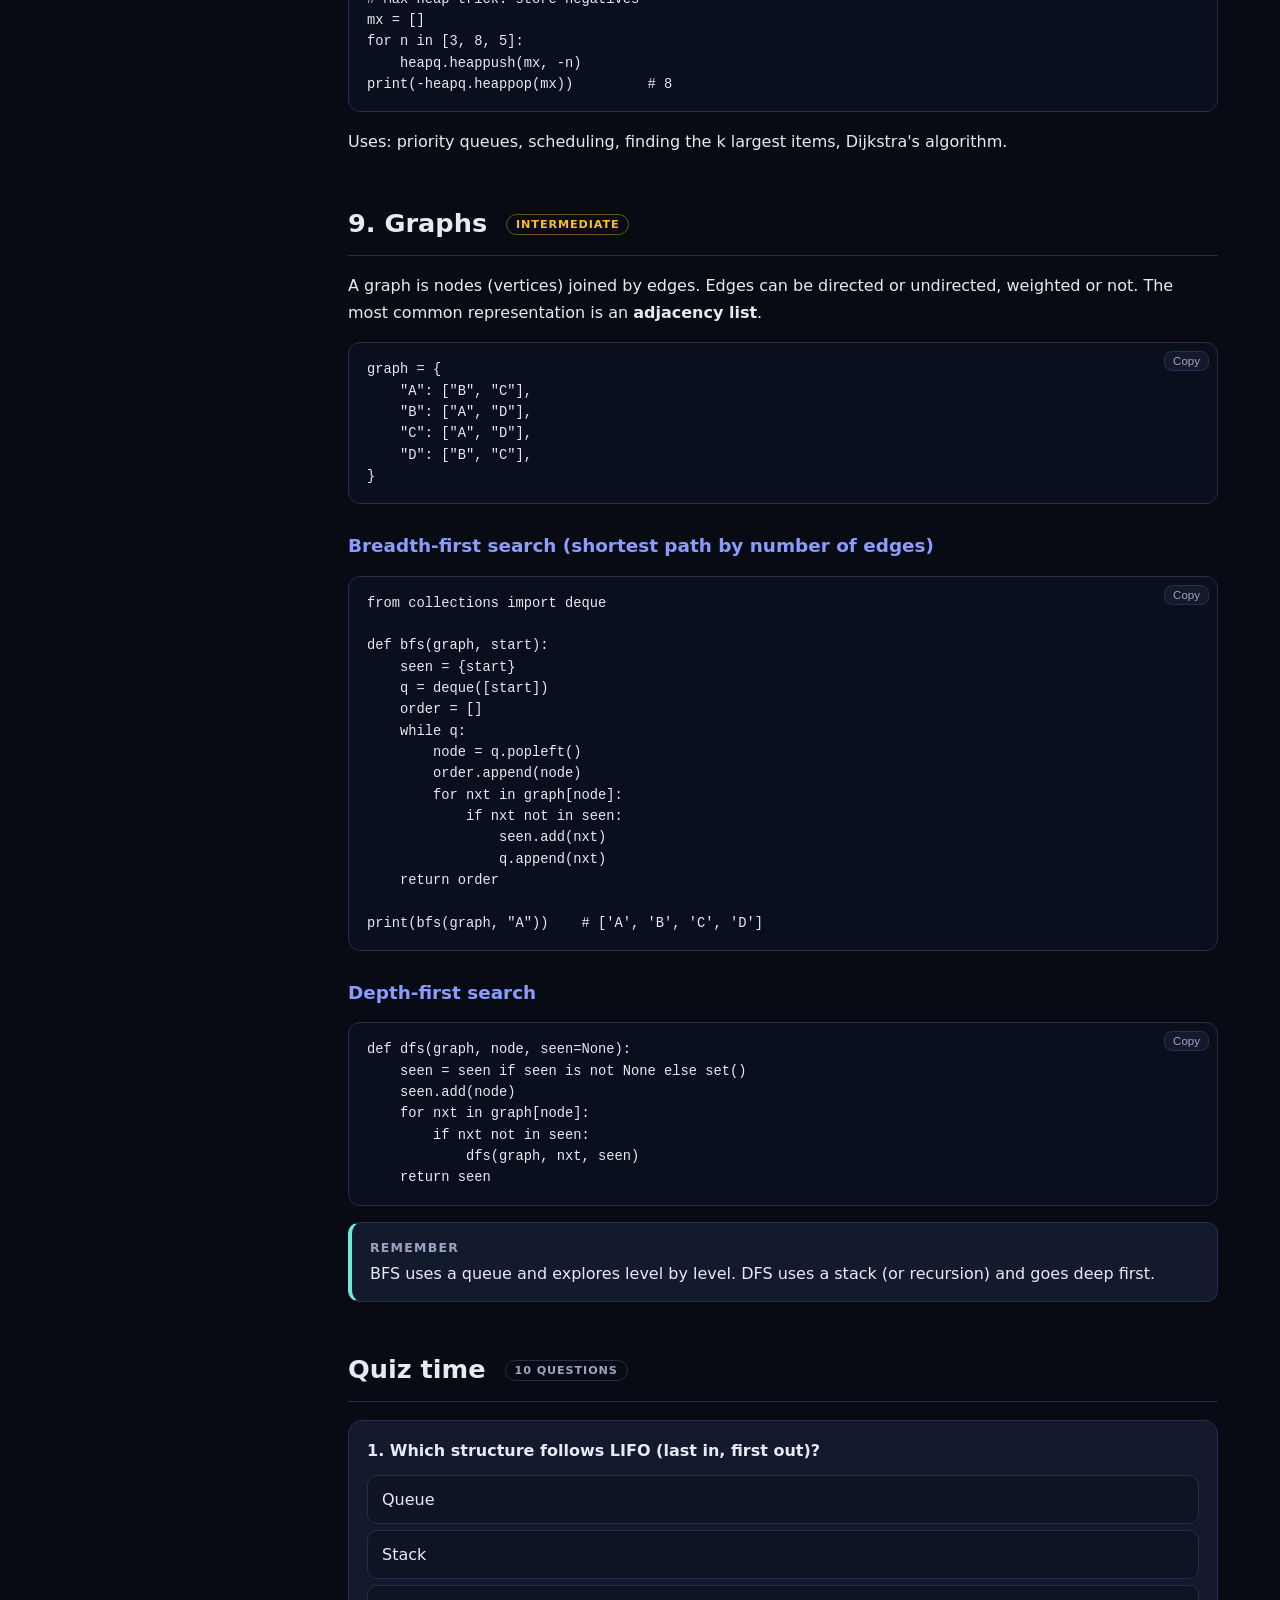
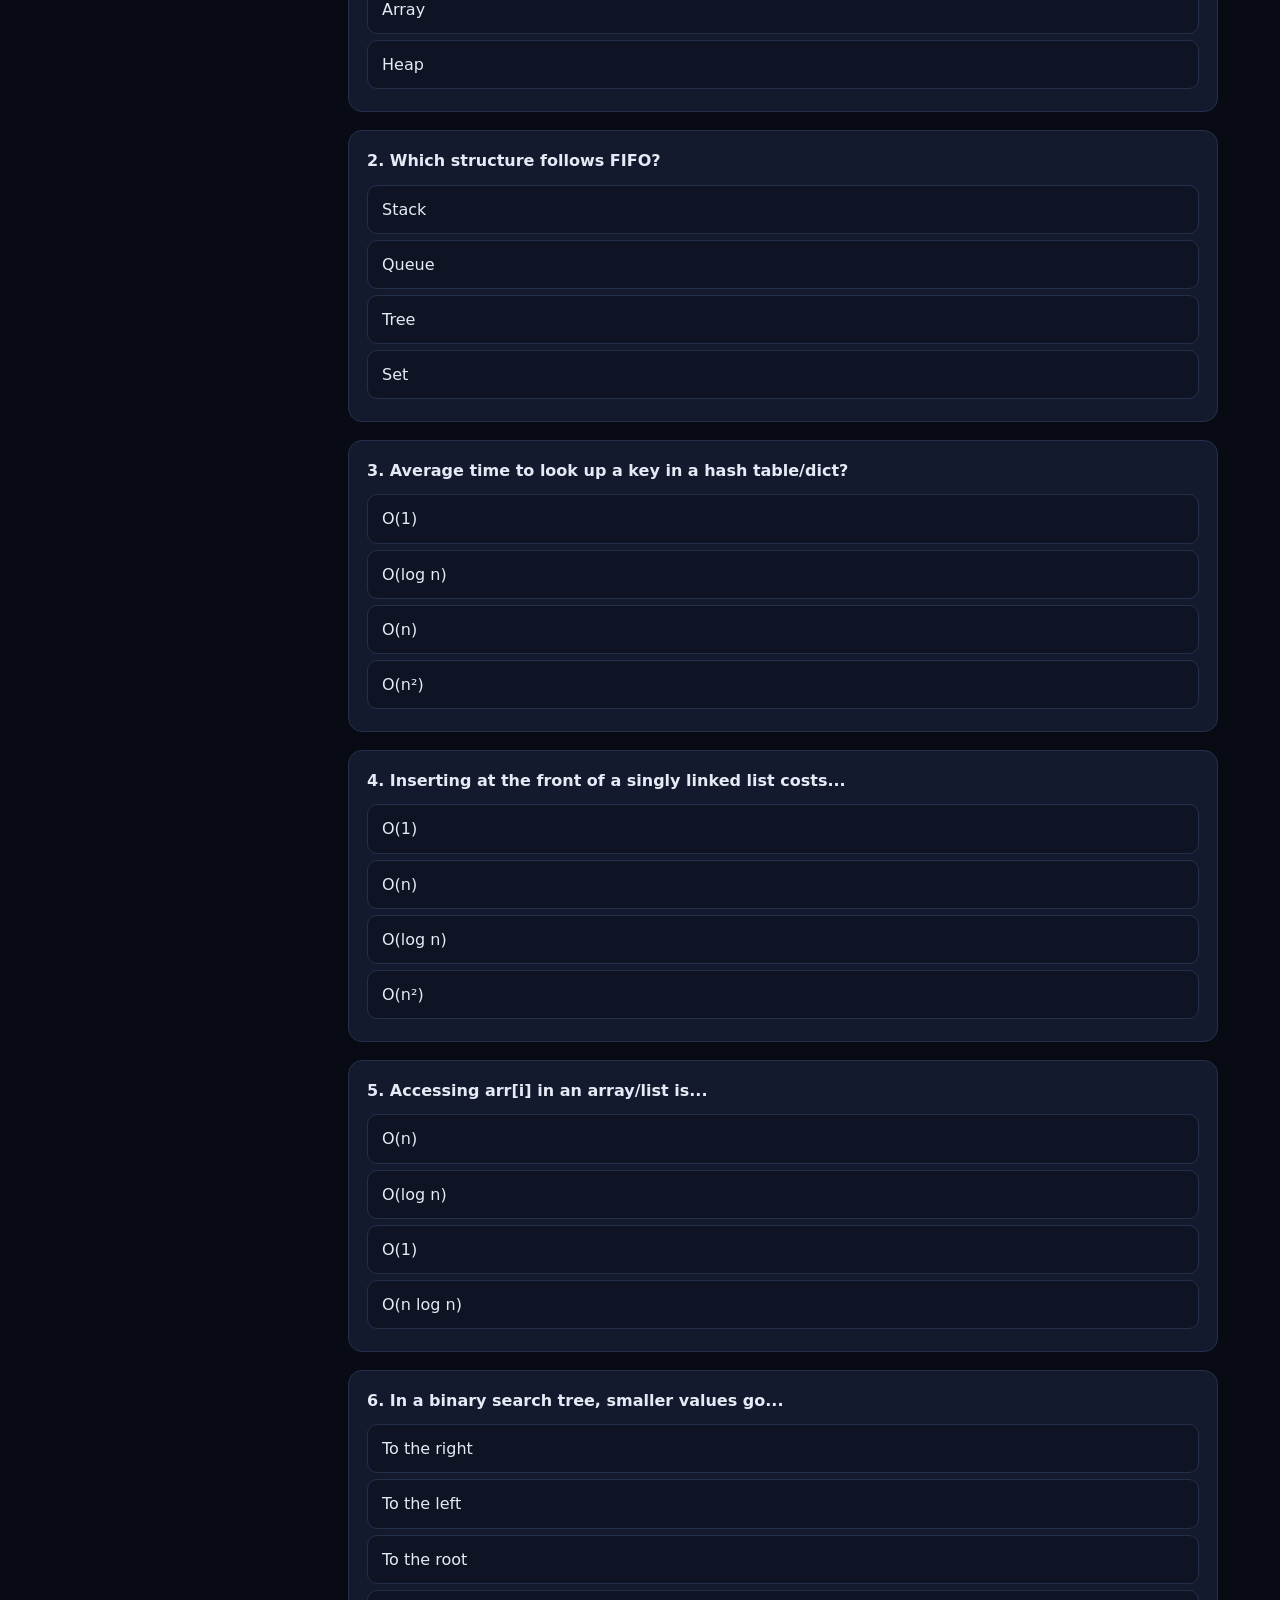
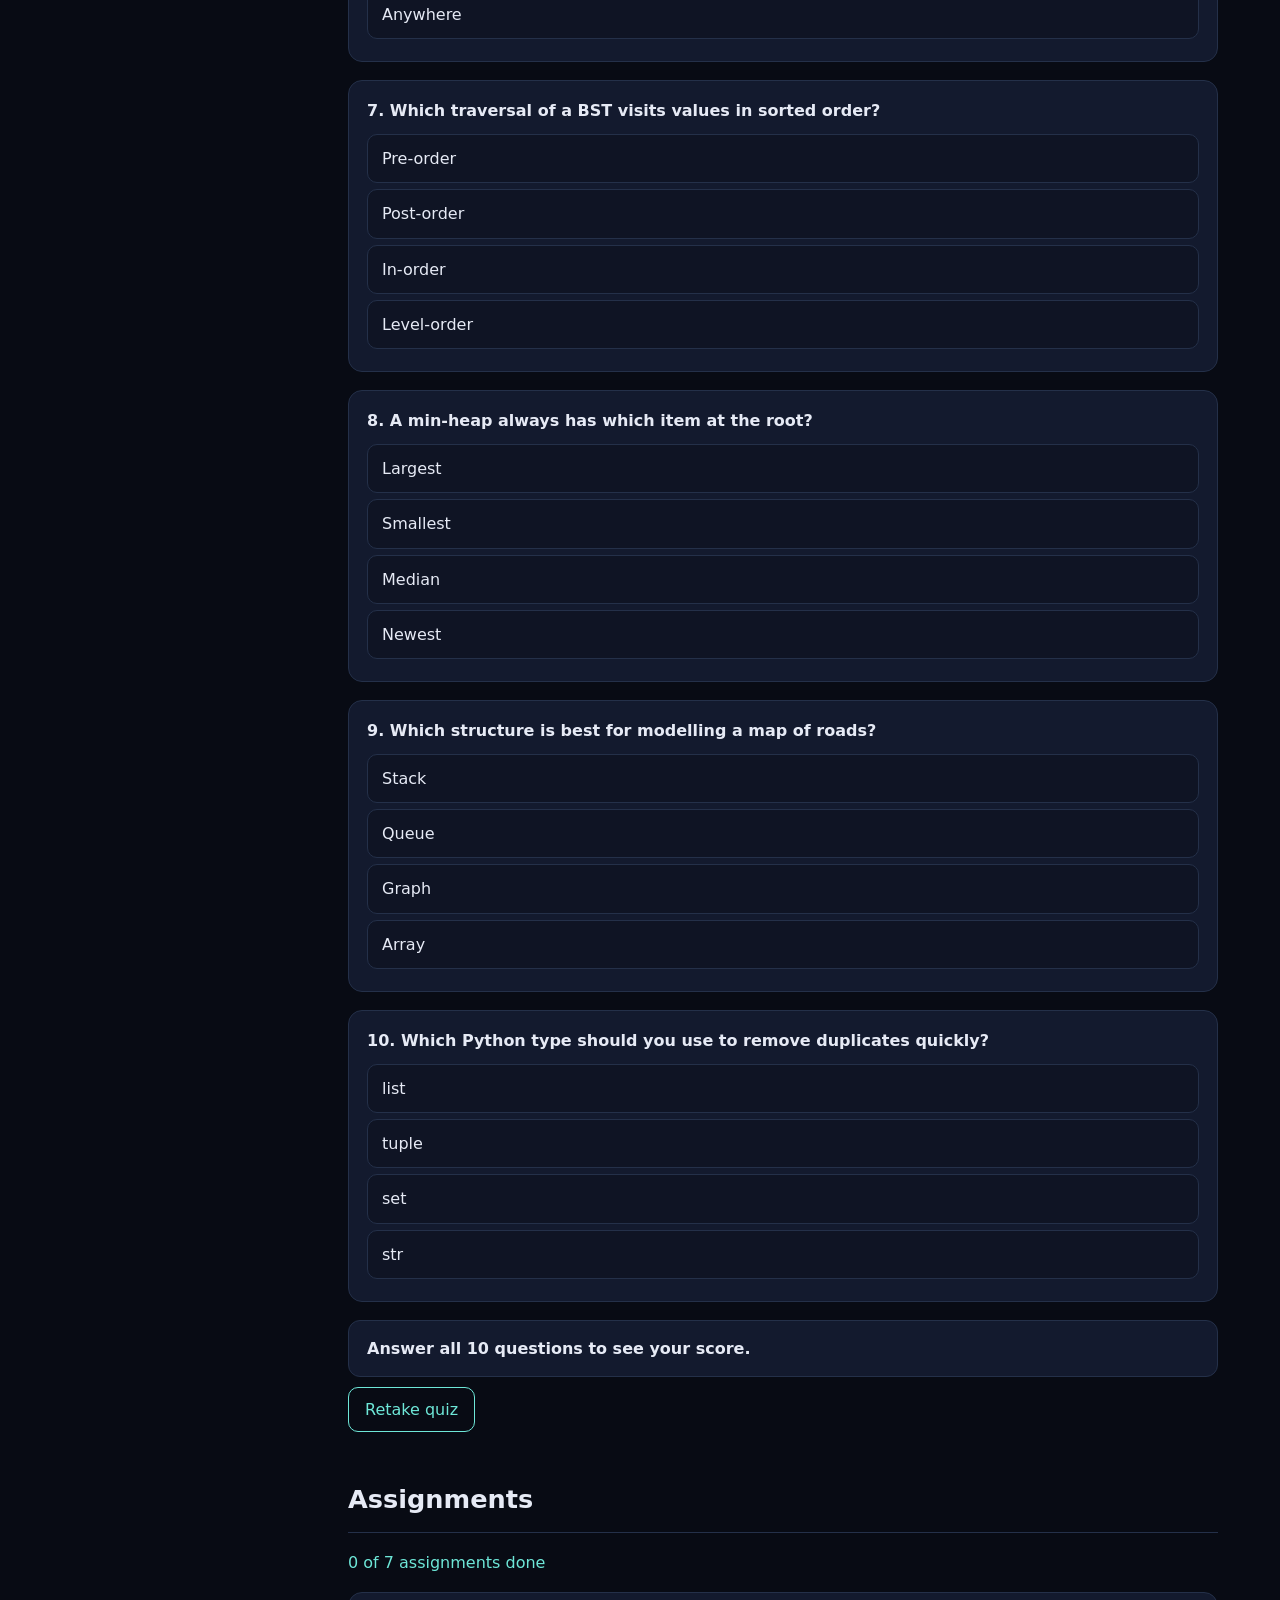
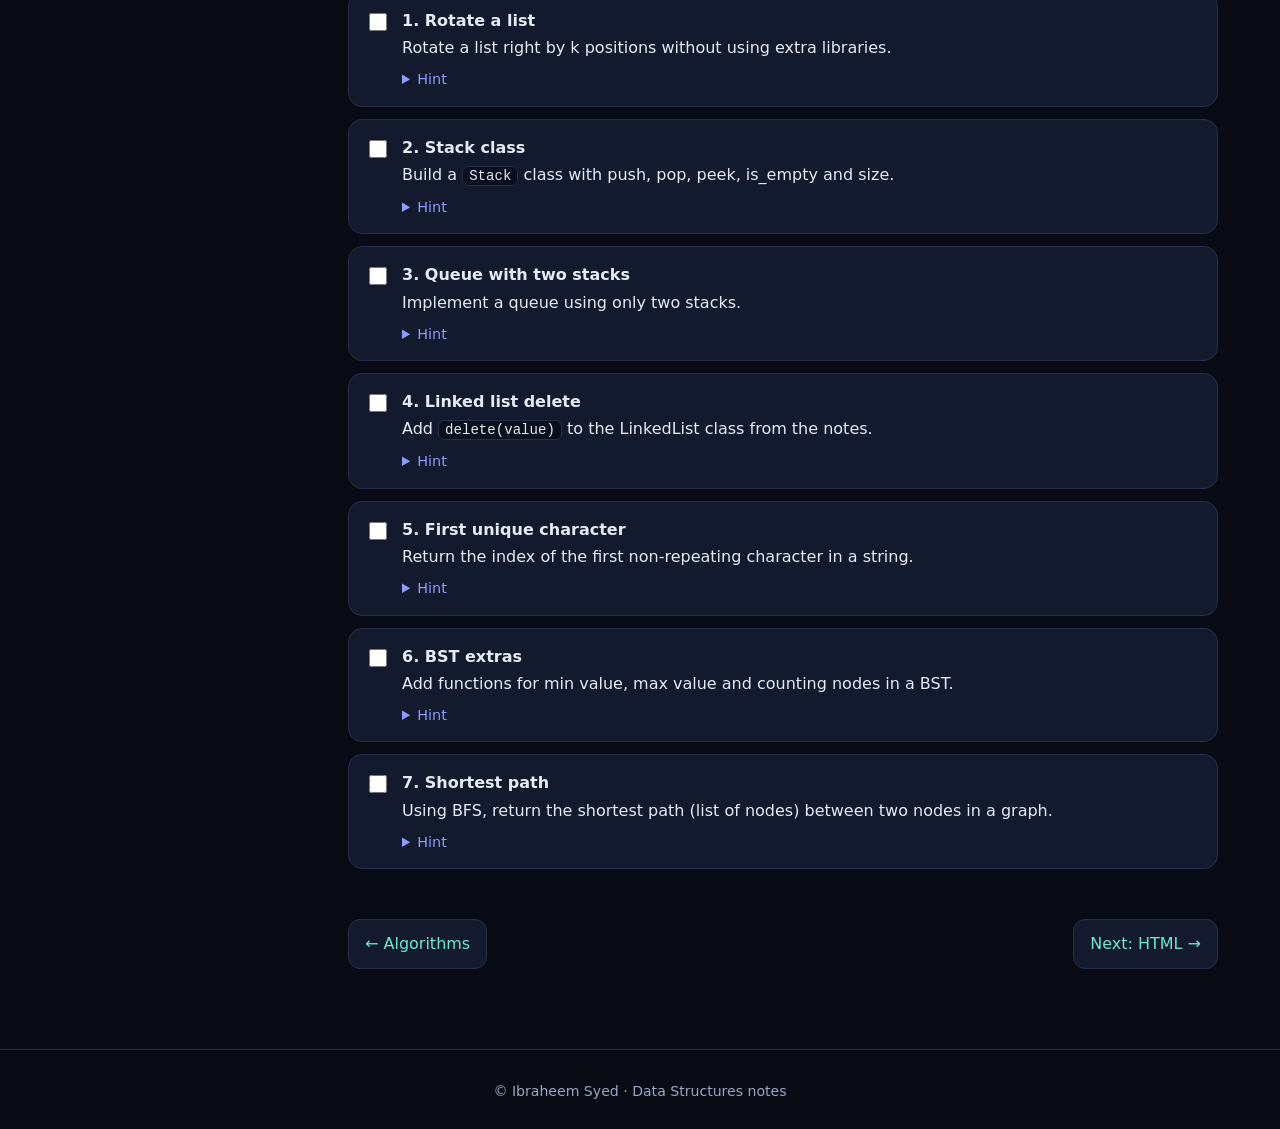
<file: data-structures.html>
<!doctype html>
<html lang="en">
<head>
<meta charset="utf-8">
<meta name="viewport" content="width=device-width, initial-scale=1">
<title>Data Structures Notes | Ibraheem Syed</title>
<meta name="description" content="Data structure notes: arrays, linked lists, stacks, queues, hash tables, trees, heaps and graphs with quizzes and assignments.">
<link rel="stylesheet" href="notes.css">
<script>window.PAGE_ID = "data-structures"; window.QUIZ = [
 {q:"Which structure follows LIFO (last in, first out)?", opts:["Queue","Stack","Array","Heap"], a:1, why:"A stack removes the most recently added item first, like a pile of plates."},
 {q:"Which structure follows FIFO?", opts:["Stack","Queue","Tree","Set"], a:1, why:"A queue serves items in arrival order, like a line at a shop."},
 {q:"Average time to look up a key in a hash table/dict?", opts:["O(1)","O(log n)","O(n)","O(n²)"], a:0, why:"Hashing jumps almost directly to the slot."},
 {q:"Inserting at the front of a singly linked list costs...", opts:["O(1)","O(n)","O(log n)","O(n²)"], a:0, why:"You only change the head pointer."},
 {q:"Accessing arr[i] in an array/list is...", opts:["O(n)","O(log n)","O(1)","O(n log n)"], a:2, why:"Memory addresses are computed directly from the index."},
 {q:"In a binary search tree, smaller values go...", opts:["To the right","To the left","To the root","Anywhere"], a:1, why:"Left subtree < node < right subtree."},
 {q:"Which traversal of a BST visits values in sorted order?", opts:["Pre-order","Post-order","In-order","Level-order"], a:2, why:"In-order visits left, node, right, giving ascending values."},
 {q:"A min-heap always has which item at the root?", opts:["Largest","Smallest","Median","Newest"], a:1, why:"The root of a min-heap is the minimum element."},
 {q:"Which structure is best for modelling a map of roads?", opts:["Stack","Queue","Graph","Array"], a:2, why:"Cities are nodes and roads are edges, which is exactly a graph."},
 {q:"Which Python type should you use to remove duplicates quickly?", opts:["list","tuple","set","str"], a:2, why:"A set stores unique items and checks membership in O(1) on average."}
];</script>
</head>
<body>
<div id="progress"></div>
<header class="topbar">
  <a class="brand" href="../index.html">IB<span>.</span></a>
  <nav>
    <a href="index.html">All notes</a>
    <a href="../index.html#skills">← Back to portfolio</a>
    <button id="themeBtn" aria-label="Toggle theme">☀</button>
  </nav>
</header>

<div class="layout">
  <aside class="toc" id="toc"></aside>
  <main>
    <div class="hero">
      <div class="tag">▤ Skill notes</div>
      <h1>Data Structures: Beginner to Intermediate</h1>
      <p>How to organise data so programs stay fast and clean: arrays, linked lists, stacks, queues, hash tables, trees, heaps and graphs, all in Python.</p>
      <div class="pills"><span class="pill">9 topics</span><span class="pill">10-question quiz</span><span class="pill">7 assignments</span></div>
    </div>

    <section class="topic" id="intro">
      <h2 data-short="1. Why they matter">1. Why data structures matter <span class="lvl beg">Beginner</span></h2>
      <p>A data structure is a way of storing data so certain operations are fast. Choosing the right one often matters more than clever code.</p>
      <table>
        <tr><th>Structure</th><th>Access</th><th>Search</th><th>Insert</th><th>Delete</th></tr>
        <tr><td>Array / list</td><td>O(1)</td><td>O(n)</td><td>O(n)</td><td>O(n)</td></tr>
        <tr><td>Linked list</td><td>O(n)</td><td>O(n)</td><td>O(1) at head</td><td>O(1) at head</td></tr>
        <tr><td>Stack / queue</td><td>-</td><td>O(n)</td><td>O(1)</td><td>O(1)</td></tr>
        <tr><td>Hash table</td><td>-</td><td>O(1) avg</td><td>O(1) avg</td><td>O(1) avg</td></tr>
        <tr><td>Balanced BST</td><td>-</td><td>O(log n)</td><td>O(log n)</td><td>O(log n)</td></tr>
      </table>
    </section>

    <section class="topic" id="arrays">
      <h2 data-short="2. Arrays & lists">2. Arrays and lists <span class="lvl beg">Beginner</span></h2>
      <p>An array stores items next to each other in memory, so jumping to index <code>i</code> is instant. Python's <code>list</code> is a dynamic array that grows automatically.</p>
      <pre><code>a = [10, 20, 30, 40]
print(a[2])          # 30, O(1)
a.append(50)         # O(1) on average
a.insert(0, 5)       # O(n): everything shifts right
a.pop()              # O(1) from the end
a.pop(0)             # O(n) from the front</code></pre>
      <h3>2D arrays (grids)</h3>
      <pre><code>grid = [[0] * 3 for _ in range(3)]    # correct: 3 independent rows
grid[1][2] = 7
# Warning: [[0] * 3] * 3 makes 3 references to the SAME row!</code></pre>
      <h3>Two pointers and sliding window</h3>
      <pre><code># Maximum sum of any 3 consecutive numbers
def max_window(nums, k):
    window = sum(nums[:k])
    best = window
    for i in range(k, len(nums)):
        window += nums[i] - nums[i - k]
        best = max(best, window)
    return best

print(max_window([2, 1, 5, 1, 3, 2], 3))   # 9</code></pre>
    </section>

    <section class="topic" id="linked">
      <h2 data-short="3. Linked lists">3. Linked lists <span class="lvl beg">Beginner</span> <span class="lvl int">Intermediate</span></h2>
      <p>Each node holds a value and a pointer to the next node. No shifting is needed to insert, but reaching item <i>i</i> means walking from the head.</p>
      <pre><code>class Node:
    def __init__(self, value):
        self.value = value
        self.next = None

class LinkedList:
    def __init__(self):
        self.head = None

    def add_first(self, value):          # O(1)
        node = Node(value)
        node.next = self.head
        self.head = node

    def add_last(self, value):           # O(n)
        node = Node(value)
        if not self.head:
            self.head = node
            return
        cur = self.head
        while cur.next:
            cur = cur.next
        cur.next = node

    def to_list(self):
        out, cur = [], self.head
        while cur:
            out.append(cur.value)
            cur = cur.next
        return out

ll = LinkedList()
ll.add_last(2); ll.add_last(3); ll.add_first(1)
print(ll.to_list())     # [1, 2, 3]</code></pre>
      <h3>Reverse a linked list</h3>
      <pre><code>def reverse(head):
    prev = None
    while head:
        head.next, prev, head = prev, head, head.next
    return prev</code></pre>
      <div class="box note"><b class="t">Variants</b>Doubly linked lists keep a <code>prev</code> pointer too. Circular lists link the tail back to the head.</div>
    </section>

    <section class="topic" id="stack">
      <h2 data-short="4. Stacks">4. Stacks (LIFO) <span class="lvl beg">Beginner</span></h2>
      <p>Last in, first out. Think of a pile of plates. Operations: <code>push</code>, <code>pop</code>, <code>peek</code>.</p>
      <pre><code>stack = []
stack.append("a")      # push
stack.append("b")
print(stack[-1])       # peek: b
print(stack.pop())     # pop: b</code></pre>
      <h3>Classic use: balanced brackets</h3>
      <pre><code>def balanced(text):
    pairs = {")": "(", "]": "[", "}": "{"}
    stack = []
    for ch in text:
        if ch in "([{":
            stack.append(ch)
        elif ch in pairs:
            if not stack or stack.pop() != pairs[ch]:
                return False
    return not stack

print(balanced("{[()]}"), balanced("(]"))   # True False</code></pre>
      <p>Other uses: undo/redo, browser back button, function call stack, evaluating expressions.</p>
    </section>

    <section class="topic" id="queue">
      <h2 data-short="5. Queues">5. Queues (FIFO) <span class="lvl beg">Beginner</span></h2>
      <p>First in, first out. Use <code>collections.deque</code>, because <code>list.pop(0)</code> is slow.</p>
      <pre><code>from collections import deque
q = deque()
q.append("Ali")        # enqueue
q.append("Sara")
print(q.popleft())     # dequeue: Ali
print(q)               # deque(['Sara'])</code></pre>
      <h3>Priority queue</h3>
      <pre><code>import heapq
tasks = []
heapq.heappush(tasks, (2, "write report"))
heapq.heappush(tasks, (1, "fix bug"))
print(heapq.heappop(tasks))    # (1, 'fix bug'): lowest number first</code></pre>
    </section>

    <section class="topic" id="hash">
      <h2 data-short="6. Hash tables">6. Hash tables: dict and set <span class="lvl beg">Beginner</span> <span class="lvl int">Intermediate</span></h2>
      <p>A hash function turns a key into a number that picks a storage slot, so lookups are about O(1). When two keys land in the same slot it is a <b>collision</b>, handled by chaining or probing.</p>
      <pre><code>ages = {"Ali": 20, "Sara": 19}
print("Ali" in ages)            # True, fast
ages["Zain"] = 21

# Frequency counting
text = "mississippi"
freq = {}
for ch in text:
    freq[ch] = freq.get(ch, 0) + 1
print(freq)    # {'m': 1, 'i': 4, 's': 4, 'p': 2}</code></pre>
      <div class="box warn"><b class="t">Rule</b>Dictionary keys must be hashable (immutable): strings, numbers, tuples are OK; lists are not.</div>
      <h3>Anagram check</h3>
      <pre><code>def is_anagram(a, b):
    return sorted(a) == sorted(b)</code></pre>
    </section>

    <section class="topic" id="trees">
      <h2 data-short="7. Trees & BST">7. Trees and binary search trees <span class="lvl int">Intermediate</span></h2>
      <p>A tree is a hierarchy of nodes. In a <b>binary search tree</b> (BST): left subtree &lt; node &lt; right subtree.</p>
      <pre><code>class TreeNode:
    def __init__(self, key):
        self.key = key
        self.left = None
        self.right = None

def insert(root, key):
    if root is None:
        return TreeNode(key)
    if key &lt; root.key:
        root.left = insert(root.left, key)
    else:
        root.right = insert(root.right, key)
    return root

def search(root, key):
    if root is None or root.key == key:
        return root
    return search(root.left if key &lt; root.key else root.right, key)

def inorder(root):                 # gives sorted order
    if root:
        yield from inorder(root.left)
        yield root.key
        yield from inorder(root.right)

root = None
for k in [8, 3, 10, 1, 6, 14]:
    root = insert(root, k)
print(list(inorder(root)))     # [1, 3, 6, 8, 10, 14]</code></pre>
      <h3>Traversals</h3>
      <ul>
        <li><b>In-order</b>: left, node, right (sorted for a BST)</li>
        <li><b>Pre-order</b>: node, left, right (copying a tree)</li>
        <li><b>Post-order</b>: left, right, node (deleting a tree)</li>
        <li><b>Level-order</b>: row by row, using a queue</li>
      </ul>
      <pre><code>def height(node):
    return 0 if node is None else 1 + max(height(node.left), height(node.right))</code></pre>
      <div class="box note"><b class="t">Balance</b>A BST built from sorted input becomes a long chain (O(n)). Balanced trees such as AVL and Red-Black keep O(log n).</div>
    </section>

    <section class="topic" id="heaps">
      <h2 data-short="8. Heaps">8. Heaps <span class="lvl int">Intermediate</span></h2>
      <p>A heap is a complete binary tree where each parent is smaller (min-heap) or larger (max-heap) than its children. The minimum is always at the top, and push/pop cost O(log n).</p>
      <pre><code>import heapq
nums = [7, 2, 9, 4, 1]
heapq.heapify(nums)               # O(n)
print(heapq.heappop(nums))        # 1
print(heapq.nsmallest(2, nums))   # [2, 4]

# Max-heap trick: store negatives
mx = []
for n in [3, 8, 5]:
    heapq.heappush(mx, -n)
print(-heapq.heappop(mx))         # 8</code></pre>
      <p>Uses: priority queues, scheduling, finding the k largest items, Dijkstra's algorithm.</p>
    </section>

    <section class="topic" id="graphs">
      <h2 data-short="9. Graphs">9. Graphs <span class="lvl int">Intermediate</span></h2>
      <p>A graph is nodes (vertices) joined by edges. Edges can be directed or undirected, weighted or not. The most common representation is an <b>adjacency list</b>.</p>
      <pre><code>graph = {
    "A": ["B", "C"],
    "B": ["A", "D"],
    "C": ["A", "D"],
    "D": ["B", "C"],
}</code></pre>
      <h3>Breadth-first search (shortest path by number of edges)</h3>
      <pre><code>from collections import deque

def bfs(graph, start):
    seen = {start}
    q = deque([start])
    order = []
    while q:
        node = q.popleft()
        order.append(node)
        for nxt in graph[node]:
            if nxt not in seen:
                seen.add(nxt)
                q.append(nxt)
    return order

print(bfs(graph, "A"))    # ['A', 'B', 'C', 'D']</code></pre>
      <h3>Depth-first search</h3>
      <pre><code>def dfs(graph, node, seen=None):
    seen = seen if seen is not None else set()
    seen.add(node)
    for nxt in graph[node]:
        if nxt not in seen:
            dfs(graph, nxt, seen)
    return seen</code></pre>
      <div class="box tip"><b class="t">Remember</b>BFS uses a queue and explores level by level. DFS uses a stack (or recursion) and goes deep first.</div>
    </section>

    <section class="topic" id="quiz-section">
      <h2 data-short="Quiz">Quiz time <span class="lvl">10 questions</span></h2>
      <div id="quiz"></div>
    </section>

    <section class="topic" id="assignments">
      <h2 data-short="Assignments">Assignments</h2>
      <p id="taskCount" style="color:var(--accent)"></p>
      <label class="task"><input type="checkbox"><div><strong>1. Rotate a list</strong><br>Rotate a list right by k positions without using extra libraries.<details><summary>Hint</summary>Slicing: <code>a[-k:] + a[:-k]</code> after <code>k %= len(a)</code>.</details></div></label>
      <label class="task"><input type="checkbox"><div><strong>2. Stack class</strong><br>Build a <code>Stack</code> class with push, pop, peek, is_empty and size.<details><summary>Hint</summary>Wrap a Python list inside the class.</details></div></label>
      <label class="task"><input type="checkbox"><div><strong>3. Queue with two stacks</strong><br>Implement a queue using only two stacks.<details><summary>Hint</summary>Move items from the "in" stack to the "out" stack only when "out" is empty.</details></div></label>
      <label class="task"><input type="checkbox"><div><strong>4. Linked list delete</strong><br>Add <code>delete(value)</code> to the LinkedList class from the notes.<details><summary>Hint</summary>Keep track of the previous node and handle deleting the head.</details></div></label>
      <label class="task"><input type="checkbox"><div><strong>5. First unique character</strong><br>Return the index of the first non-repeating character in a string.<details><summary>Hint</summary>Count with a dict first, then scan again.</details></div></label>
      <label class="task"><input type="checkbox"><div><strong>6. BST extras</strong><br>Add functions for min value, max value and counting nodes in a BST.<details><summary>Hint</summary>Min is the leftmost node.</details></div></label>
      <label class="task"><input type="checkbox"><div><strong>7. Shortest path</strong><br>Using BFS, return the shortest path (list of nodes) between two nodes in a graph.<details><summary>Hint</summary>Store each node's parent while searching, then walk back from the target.</details></div></label>
    </section>

    <div class="pager">
      <a href="algorithms.html">← Algorithms</a>
      <a href="html.html">Next: HTML →</a>
    </div>
  </main>
</div>
<footer class="site">© Ibraheem Syed · Data Structures notes</footer>
<script src="notes.js"></script>
</body>
</html>
</file>
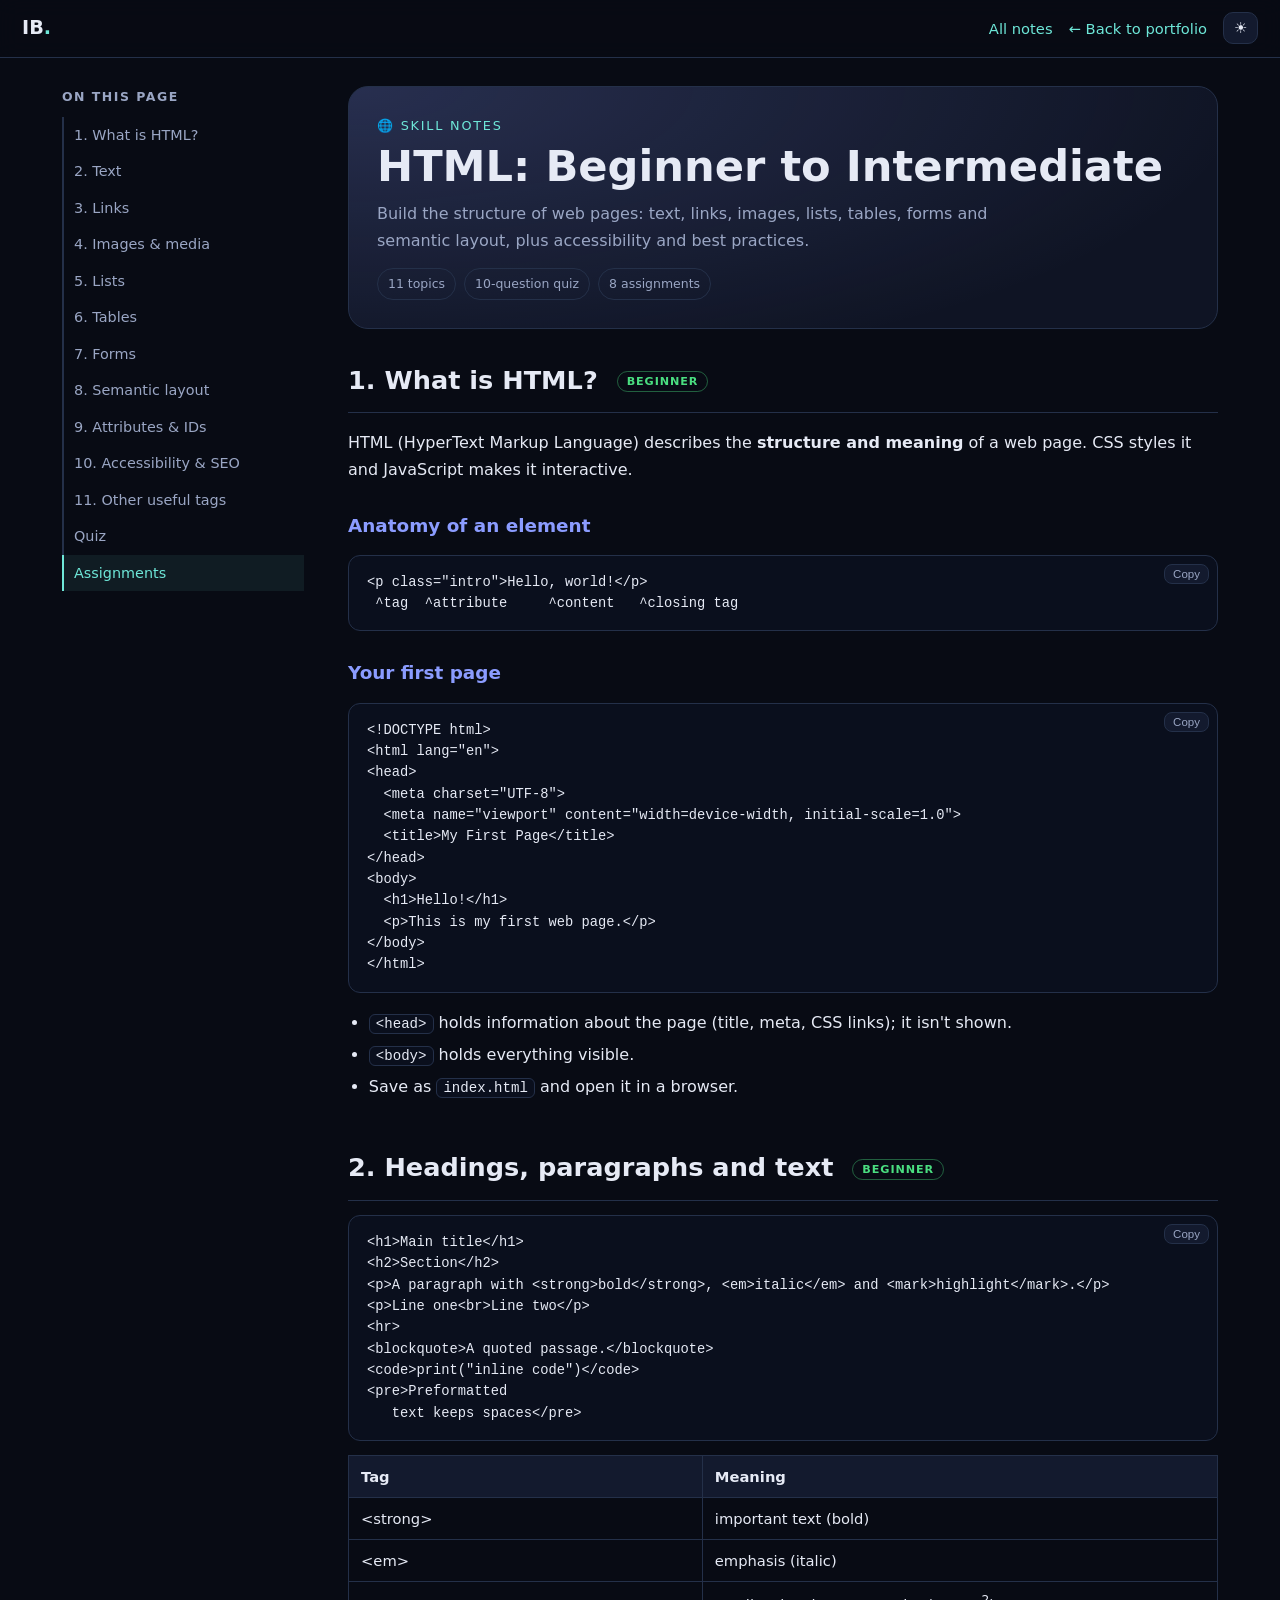
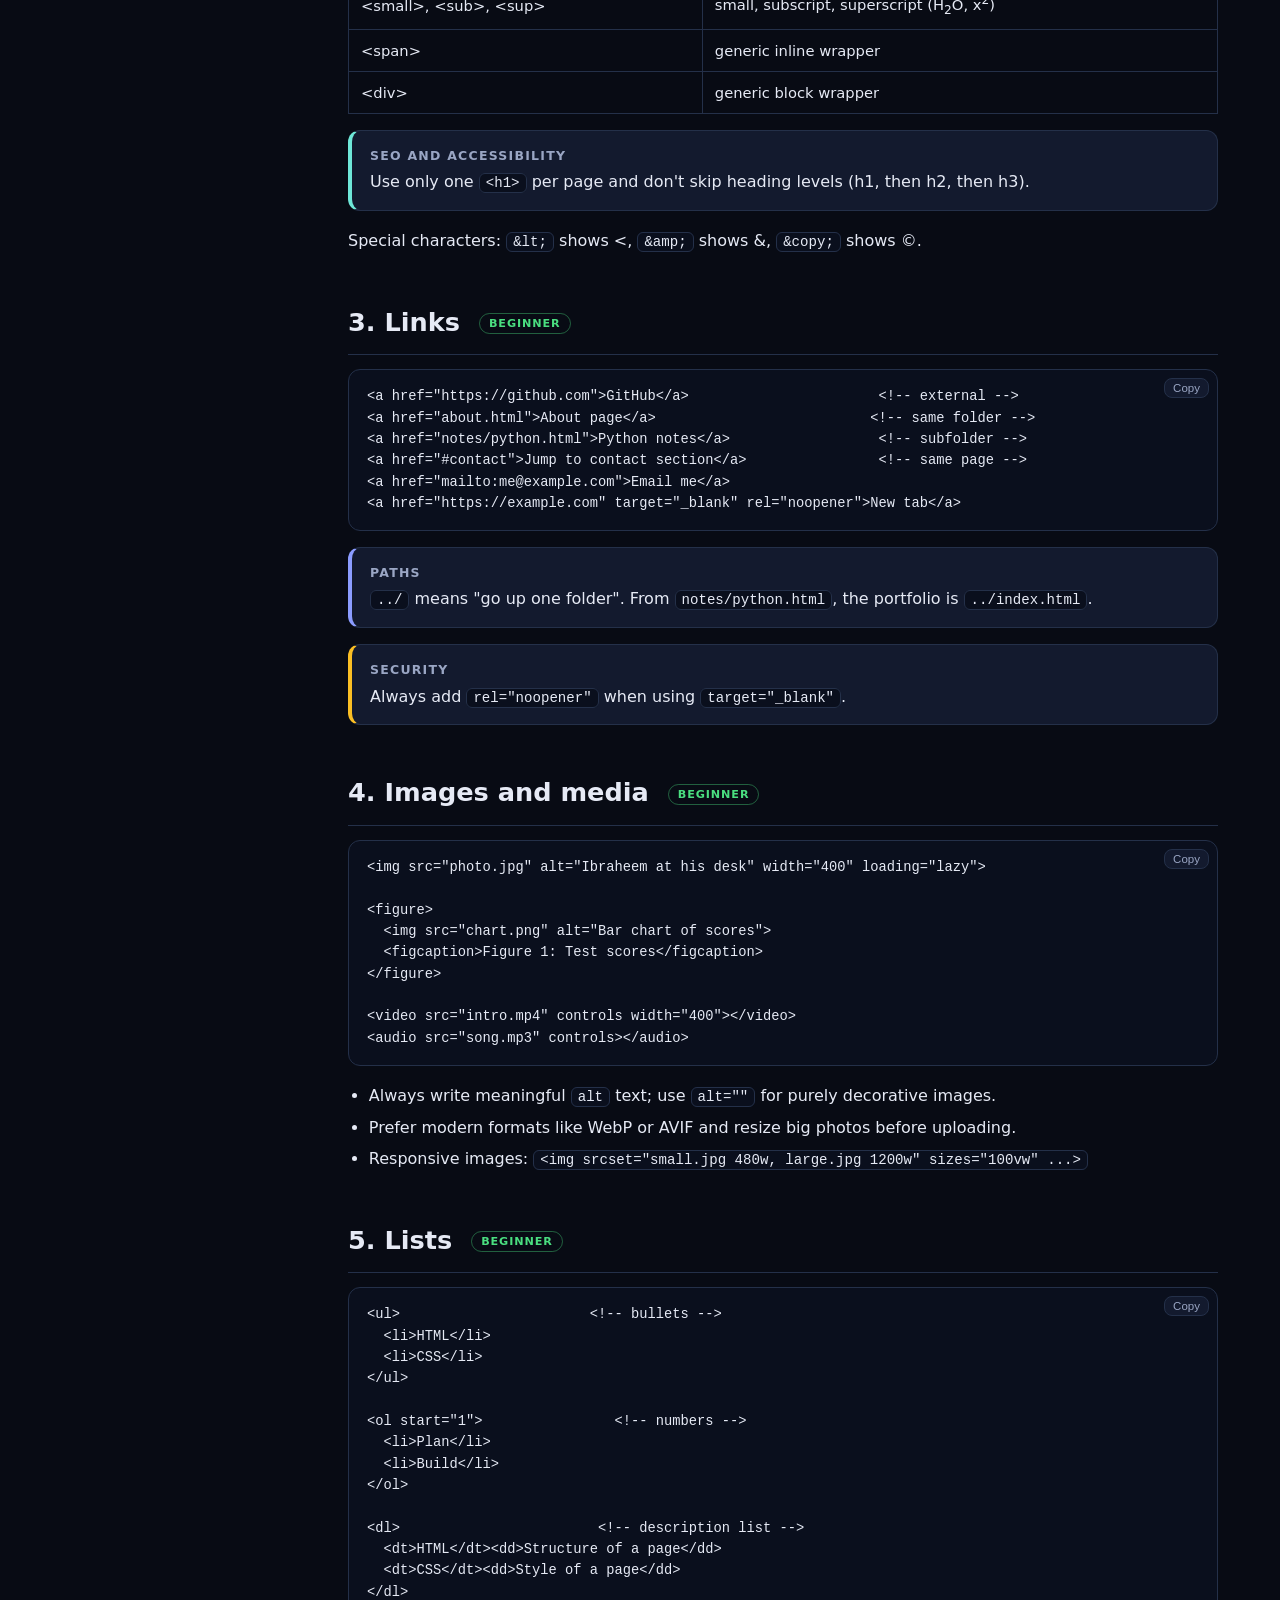
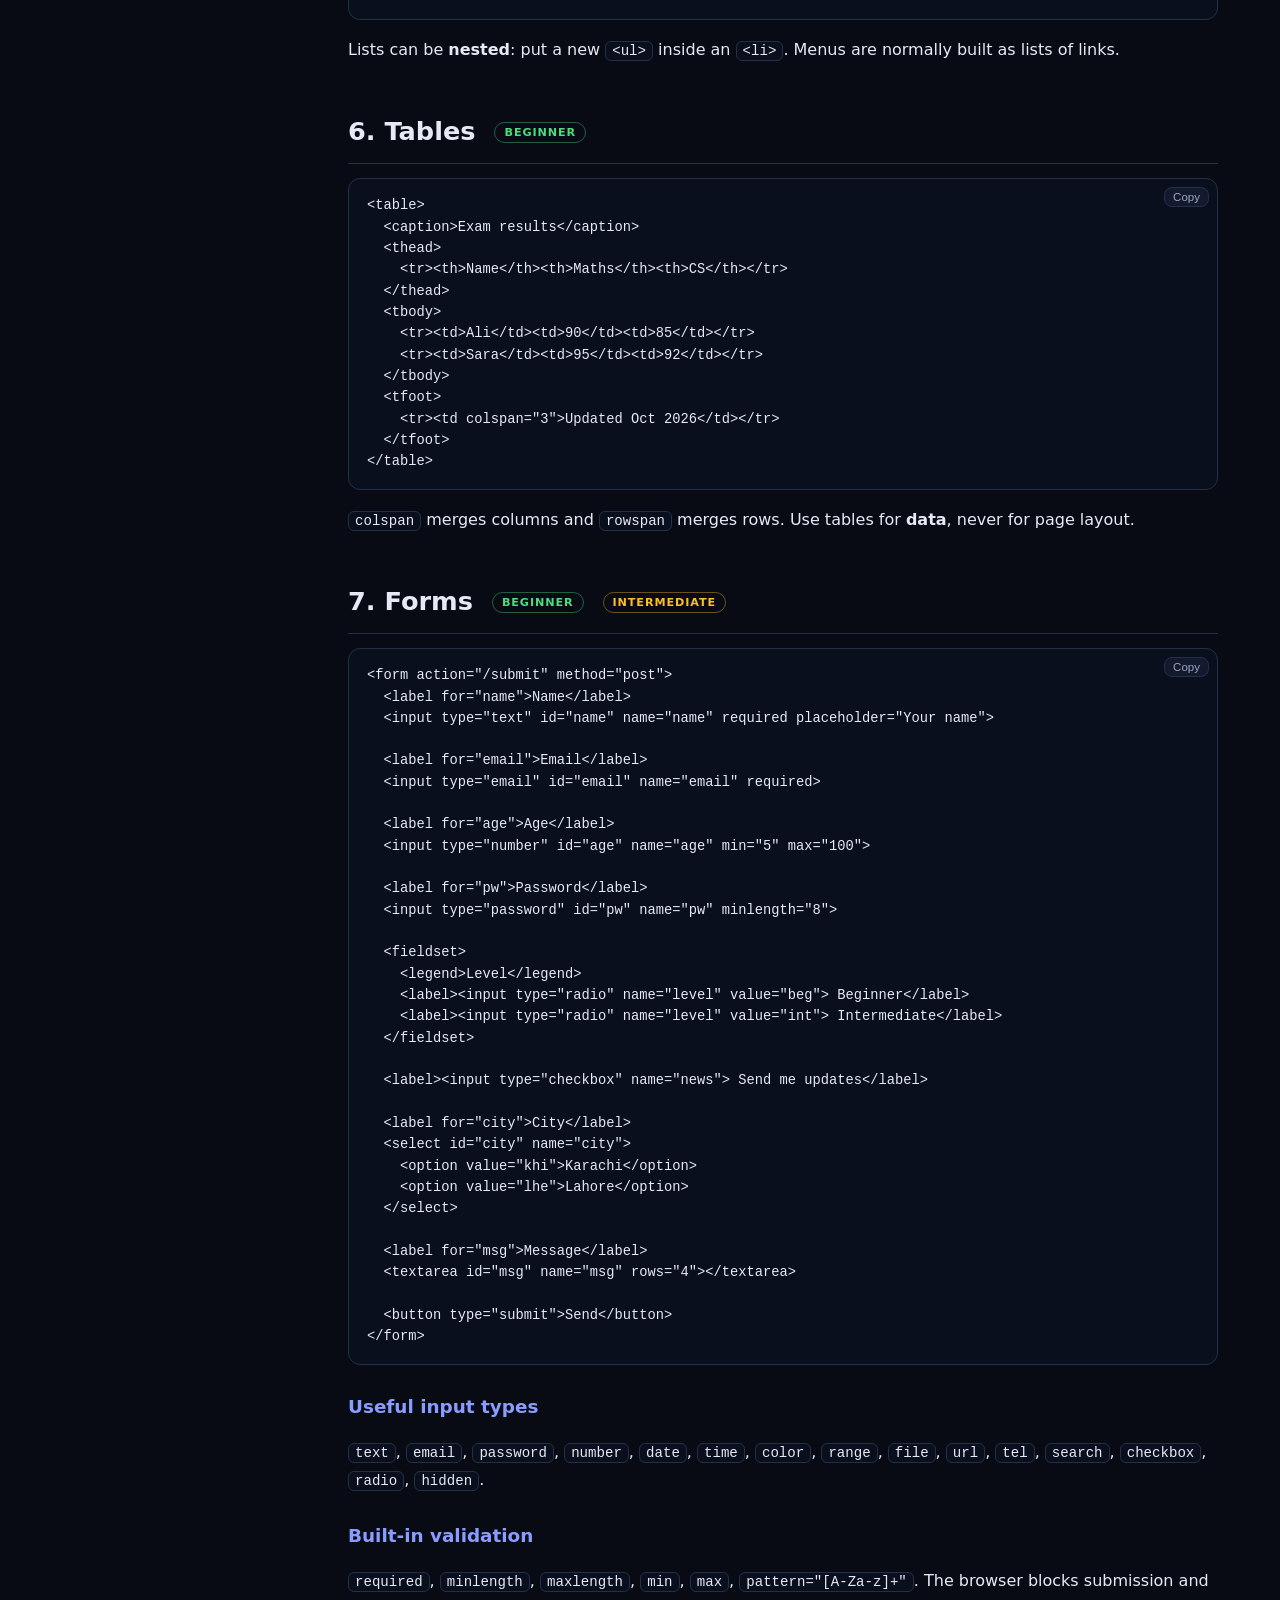
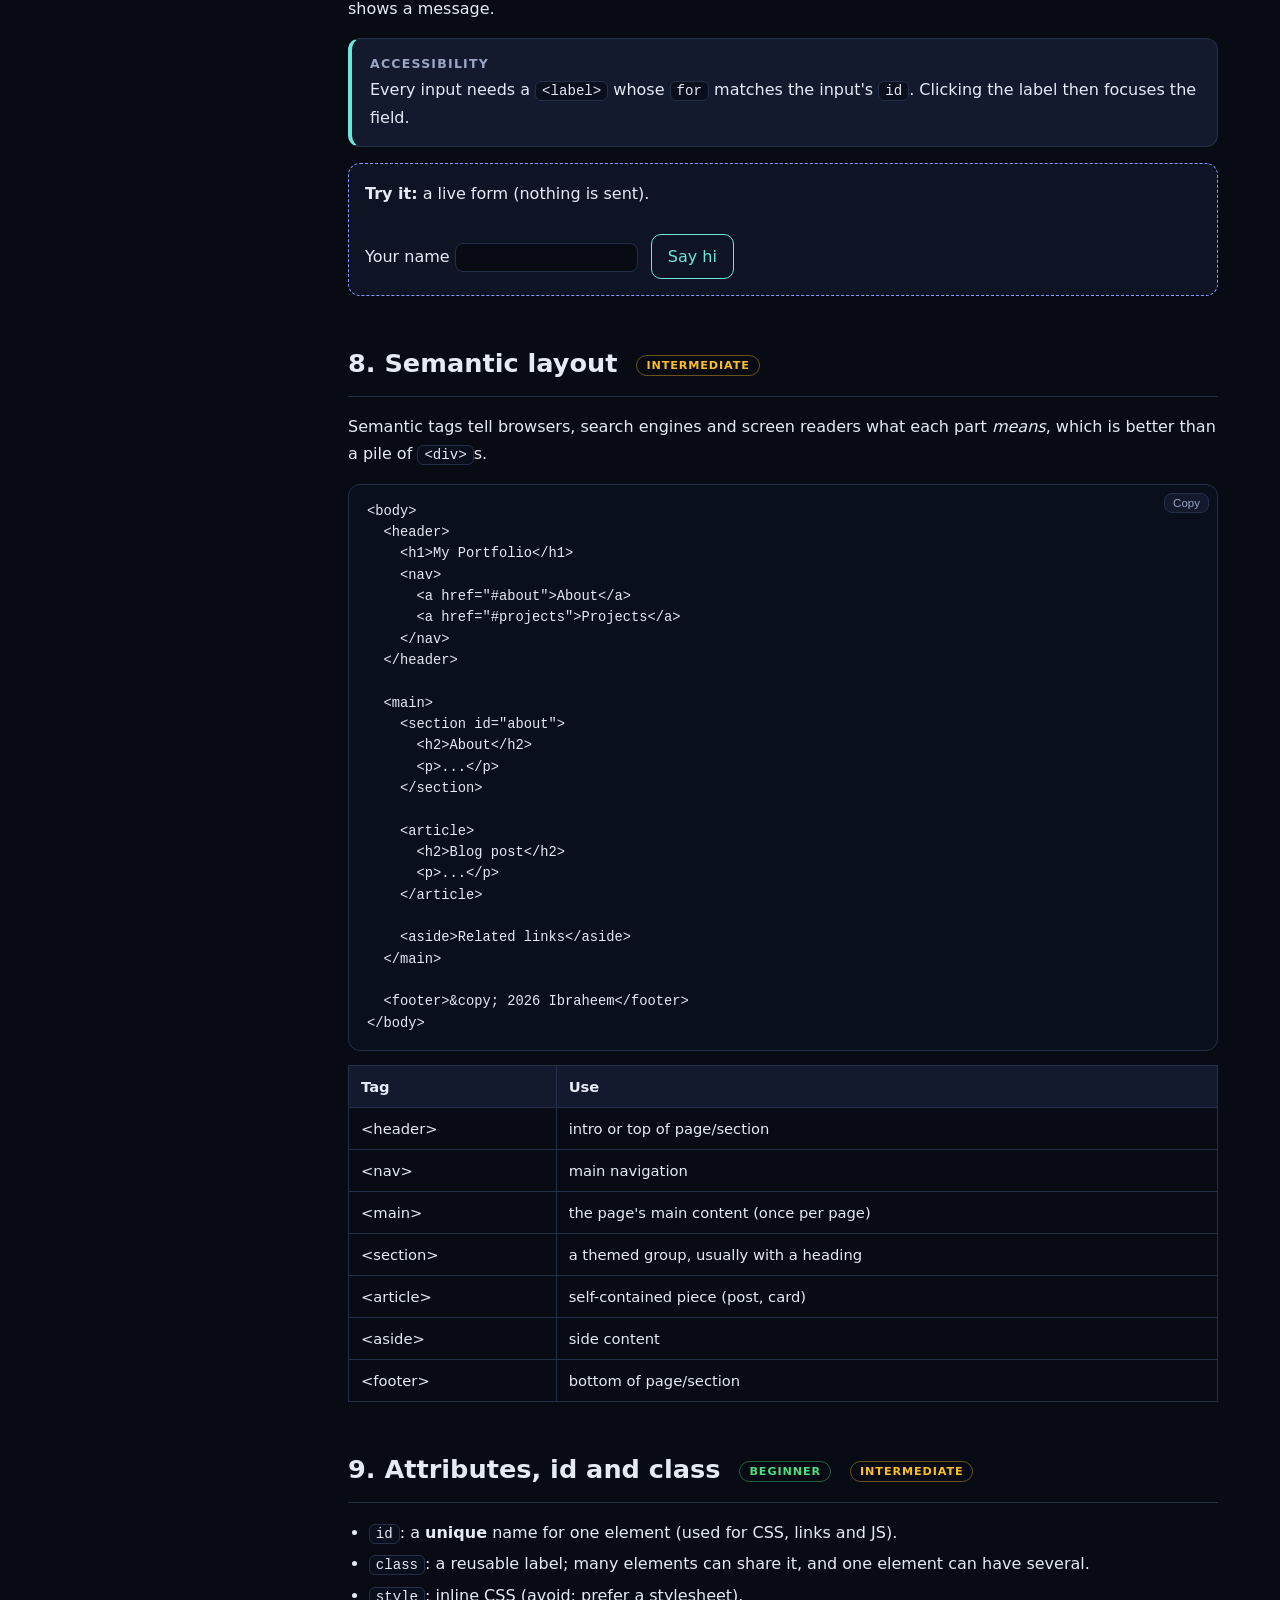
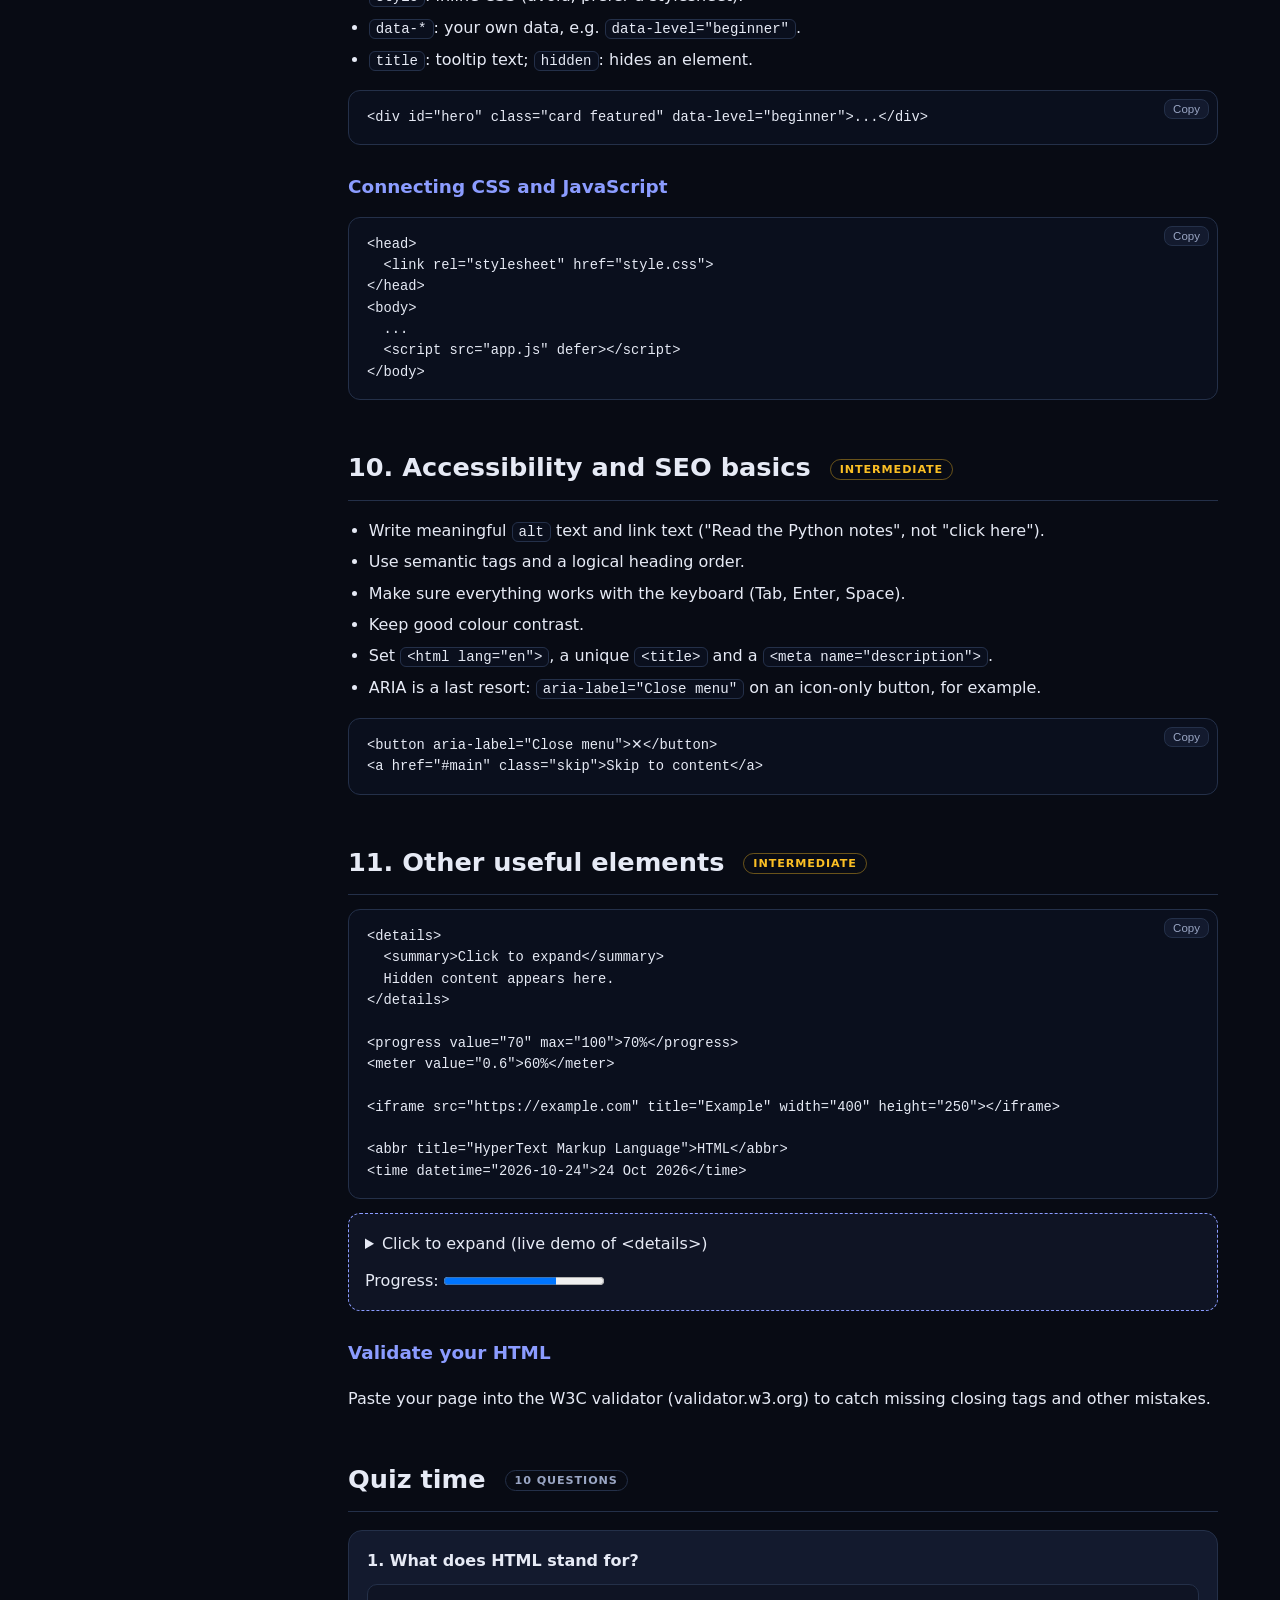
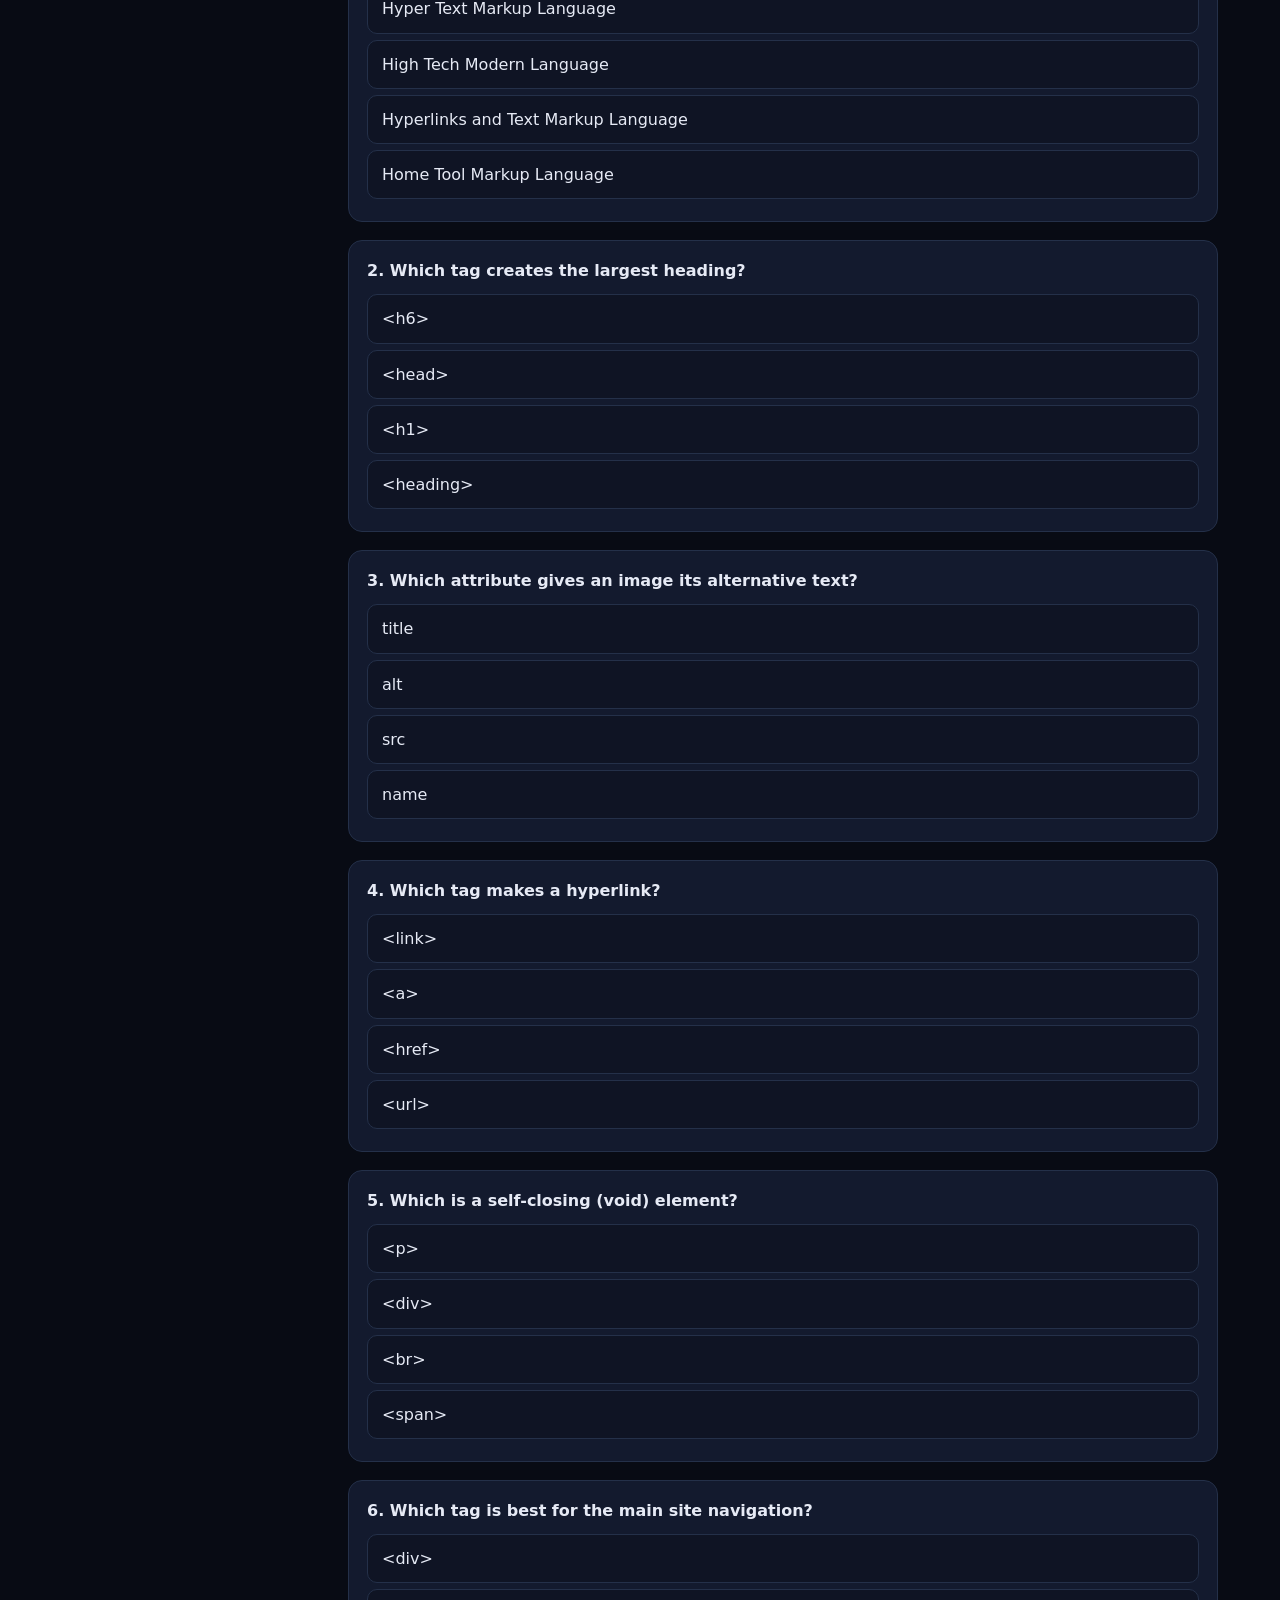
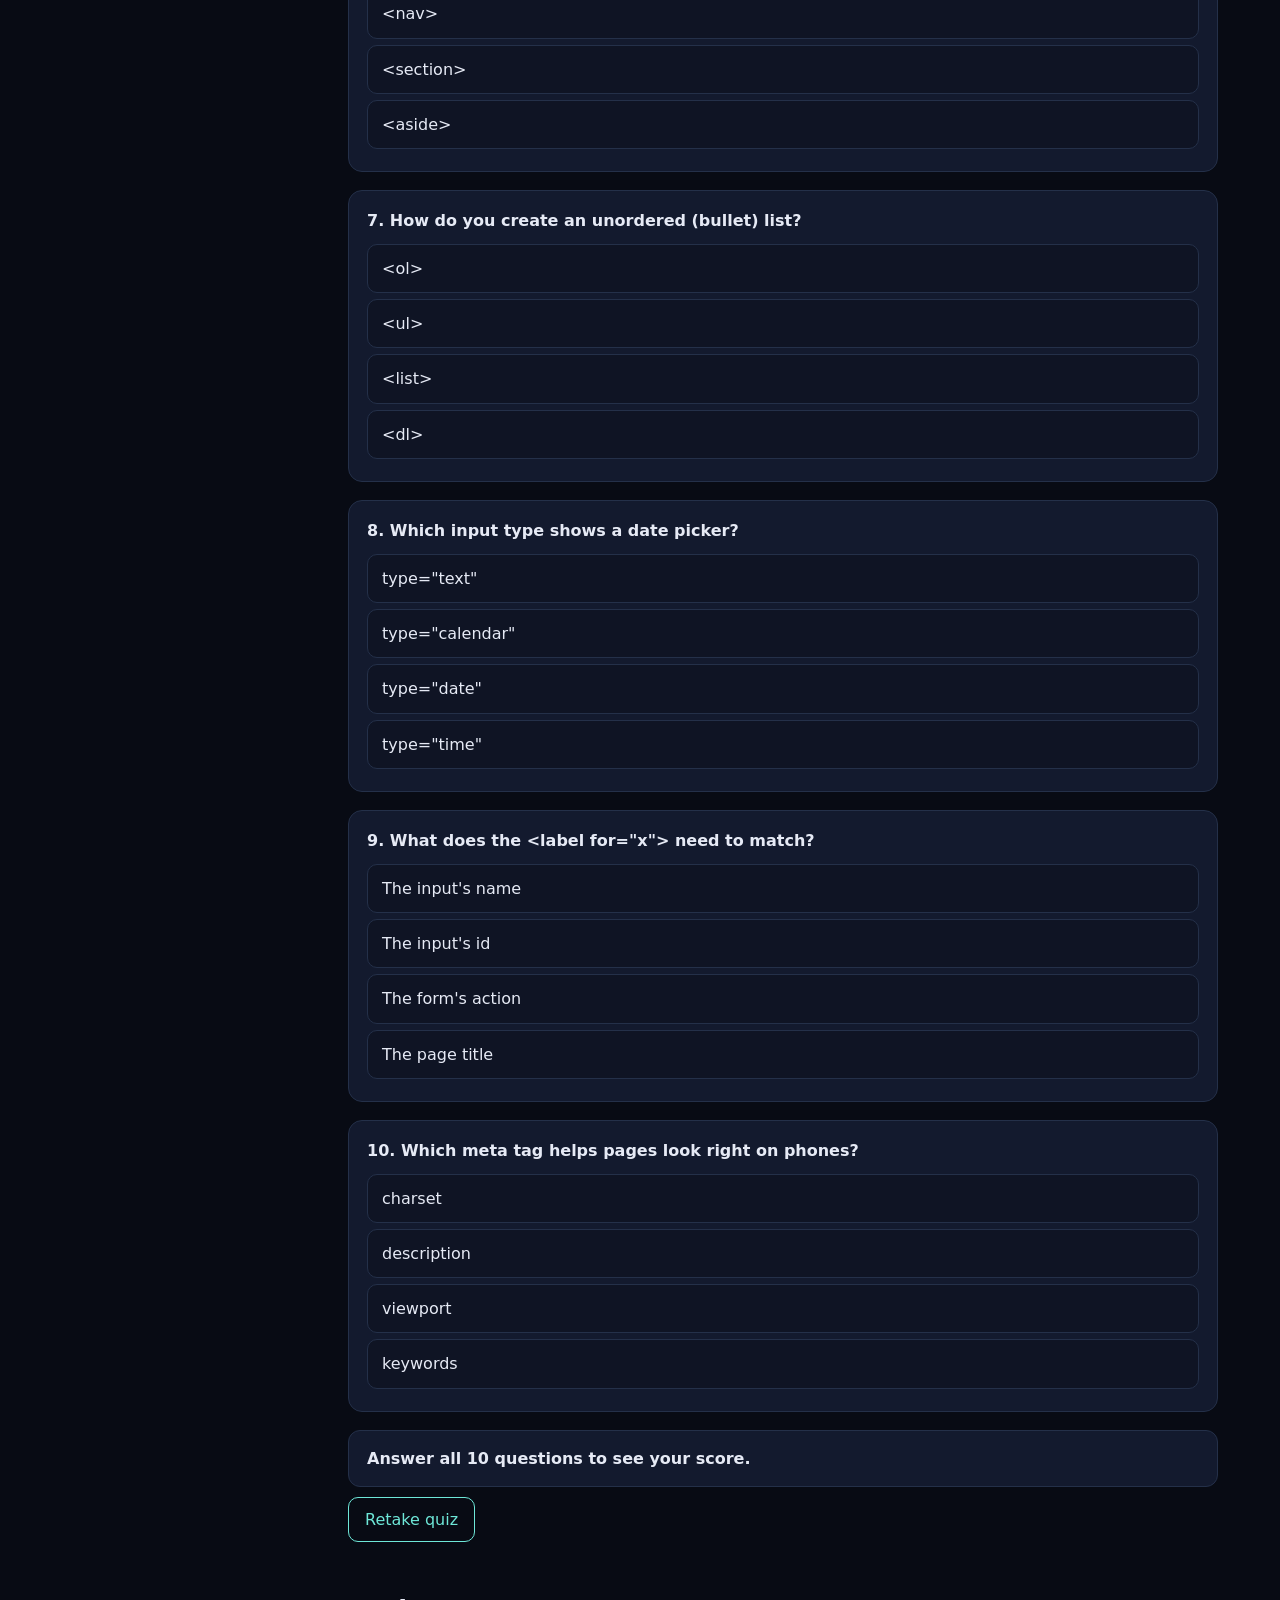
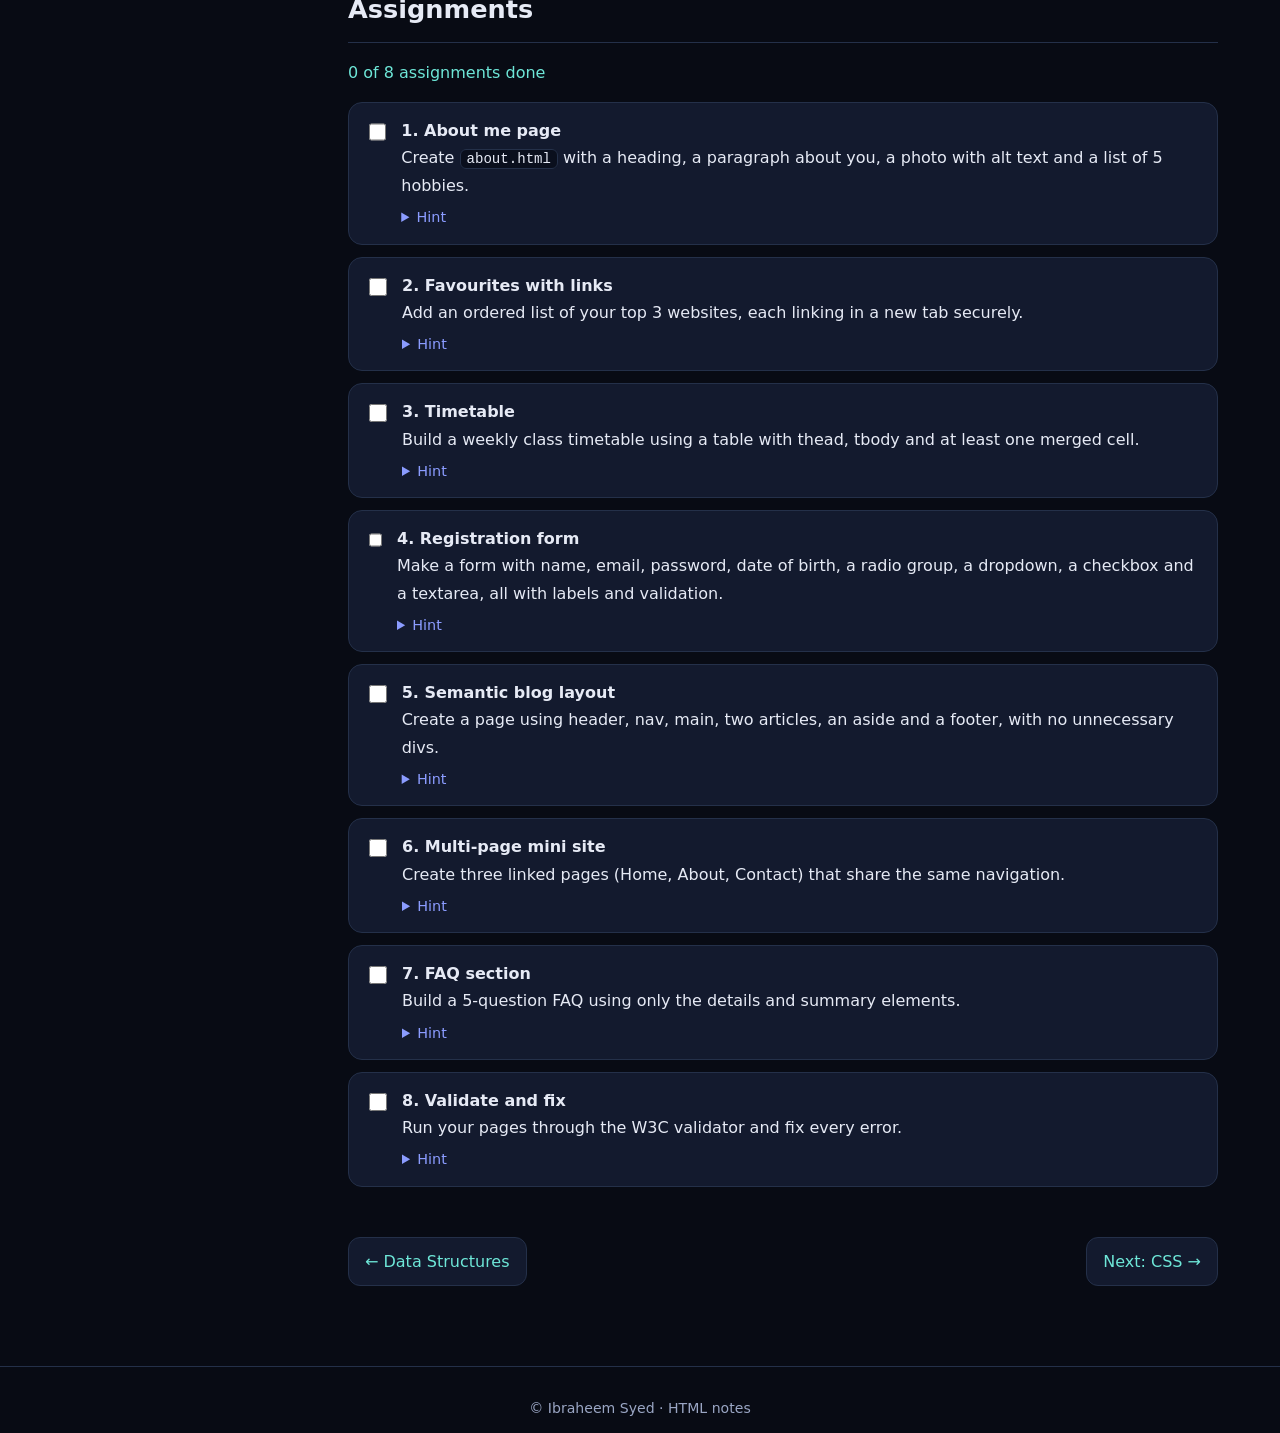
<file: html.html>
<!doctype html>
<html lang="en">
<head>
<meta charset="utf-8">
<meta name="viewport" content="width=device-width, initial-scale=1">
<title>HTML Notes | Ibraheem Syed</title>
<meta name="description" content="HTML notes from beginner to intermediate: structure, text, links, images, lists, tables, forms, semantic tags, accessibility, with quiz and assignments.">
<link rel="stylesheet" href="notes.css">
<script>window.PAGE_ID = "html"; window.QUIZ = [
 {q:"What does HTML stand for?", opts:["Hyper Text Markup Language","High Tech Modern Language","Hyperlinks and Text Markup Language","Home Tool Markup Language"], a:0, why:"HTML = HyperText Markup Language."},
 {q:"Which tag creates the largest heading?", opts:["<h6>","<head>","<h1>","<heading>"], a:2, why:"<h1> is the top-level heading; <h6> is the smallest."},
 {q:"Which attribute gives an image its alternative text?", opts:["title","alt","src","name"], a:1, why:"alt describes the image for screen readers and when it fails to load."},
 {q:"Which tag makes a hyperlink?", opts:["<link>","<a>","<href>","<url>"], a:1, why:"<a href=\"...\"> creates a link."},
 {q:"Which is a self-closing (void) element?", opts:["<p>","<div>","<br>","<span>"], a:2, why:"<br>, <img>, <input> and <hr> have no closing tag."},
 {q:"Which tag is best for the main site navigation?", opts:["<div>","<nav>","<section>","<aside>"], a:1, why:"<nav> is the semantic element for major navigation links."},
 {q:"How do you create an unordered (bullet) list?", opts:["<ol>","<ul>","<list>","<dl>"], a:1, why:"<ul> holds <li> items shown with bullets; <ol> is numbered."},
 {q:"Which input type shows a date picker?", opts:["type=\"text\"","type=\"calendar\"","type=\"date\"","type=\"time\""], a:2, why:"type=\"date\" gives a native date picker."},
 {q:"What does the <label for=\"x\"> need to match?", opts:["The input's name","The input's id","The form's action","The page title"], a:1, why:"for must equal the id of the input it labels."},
 {q:"Which meta tag helps pages look right on phones?", opts:["charset","description","viewport","keywords"], a:2, why:"The viewport meta tag controls mobile scaling."}
];</script>
</head>
<body>
<div id="progress"></div>
<header class="topbar">
  <a class="brand" href="../index.html">IB<span>.</span></a>
  <nav>
    <a href="index.html">All notes</a>
    <a href="../index.html#skills">← Back to portfolio</a>
    <button id="themeBtn" aria-label="Toggle theme">☀</button>
  </nav>
</header>

<div class="layout">
  <aside class="toc" id="toc"></aside>
  <main>
    <div class="hero">
      <div class="tag">🌐 Skill notes</div>
      <h1>HTML: Beginner to Intermediate</h1>
      <p>Build the structure of web pages: text, links, images, lists, tables, forms and semantic layout, plus accessibility and best practices.</p>
      <div class="pills"><span class="pill">11 topics</span><span class="pill">10-question quiz</span><span class="pill">8 assignments</span></div>
    </div>

    <section class="topic" id="intro">
      <h2 data-short="1. What is HTML?">1. What is HTML? <span class="lvl beg">Beginner</span></h2>
      <p>HTML (HyperText Markup Language) describes the <b>structure and meaning</b> of a web page. CSS styles it and JavaScript makes it interactive.</p>
      <h3>Anatomy of an element</h3>
      <pre><code>&lt;p class="intro"&gt;Hello, world!&lt;/p&gt;
 ^tag  ^attribute     ^content   ^closing tag</code></pre>
      <h3>Your first page</h3>
      <pre><code>&lt;!DOCTYPE html&gt;
&lt;html lang="en"&gt;
&lt;head&gt;
  &lt;meta charset="UTF-8"&gt;
  &lt;meta name="viewport" content="width=device-width, initial-scale=1.0"&gt;
  &lt;title&gt;My First Page&lt;/title&gt;
&lt;/head&gt;
&lt;body&gt;
  &lt;h1&gt;Hello!&lt;/h1&gt;
  &lt;p&gt;This is my first web page.&lt;/p&gt;
&lt;/body&gt;
&lt;/html&gt;</code></pre>
      <ul>
        <li><code>&lt;head&gt;</code> holds information about the page (title, meta, CSS links); it isn't shown.</li>
        <li><code>&lt;body&gt;</code> holds everything visible.</li>
        <li>Save as <code>index.html</code> and open it in a browser.</li>
      </ul>
    </section>

    <section class="topic" id="text">
      <h2 data-short="2. Text">2. Headings, paragraphs and text <span class="lvl beg">Beginner</span></h2>
      <pre><code>&lt;h1&gt;Main title&lt;/h1&gt;
&lt;h2&gt;Section&lt;/h2&gt;
&lt;p&gt;A paragraph with &lt;strong&gt;bold&lt;/strong&gt;, &lt;em&gt;italic&lt;/em&gt; and &lt;mark&gt;highlight&lt;/mark&gt;.&lt;/p&gt;
&lt;p&gt;Line one&lt;br&gt;Line two&lt;/p&gt;
&lt;hr&gt;
&lt;blockquote&gt;A quoted passage.&lt;/blockquote&gt;
&lt;code&gt;print("inline code")&lt;/code&gt;
&lt;pre&gt;Preformatted
   text keeps spaces&lt;/pre&gt;</code></pre>
      <table>
        <tr><th>Tag</th><th>Meaning</th></tr>
        <tr><td>&lt;strong&gt;</td><td>important text (bold)</td></tr>
        <tr><td>&lt;em&gt;</td><td>emphasis (italic)</td></tr>
        <tr><td>&lt;small&gt;, &lt;sub&gt;, &lt;sup&gt;</td><td>small, subscript, superscript (H<sub>2</sub>O, x<sup>2</sup>)</td></tr>
        <tr><td>&lt;span&gt;</td><td>generic inline wrapper</td></tr>
        <tr><td>&lt;div&gt;</td><td>generic block wrapper</td></tr>
      </table>
      <div class="box tip"><b class="t">SEO and accessibility</b>Use only one <code>&lt;h1&gt;</code> per page and don't skip heading levels (h1, then h2, then h3).</div>
      <p>Special characters: <code>&amp;lt;</code> shows &lt;, <code>&amp;amp;</code> shows &amp;, <code>&amp;copy;</code> shows ©.</p>
    </section>

    <section class="topic" id="links">
      <h2 data-short="3. Links">3. Links <span class="lvl beg">Beginner</span></h2>
      <pre><code>&lt;a href="https://github.com"&gt;GitHub&lt;/a&gt;                       &lt;!-- external --&gt;
&lt;a href="about.html"&gt;About page&lt;/a&gt;                          &lt;!-- same folder --&gt;
&lt;a href="notes/python.html"&gt;Python notes&lt;/a&gt;                  &lt;!-- subfolder --&gt;
&lt;a href="#contact"&gt;Jump to contact section&lt;/a&gt;                &lt;!-- same page --&gt;
&lt;a href="mailto:me@example.com"&gt;Email me&lt;/a&gt;
&lt;a href="https://example.com" target="_blank" rel="noopener"&gt;New tab&lt;/a&gt;</code></pre>
      <div class="box note"><b class="t">Paths</b><code>../</code> means "go up one folder". From <code>notes/python.html</code>, the portfolio is <code>../index.html</code>.</div>
      <div class="box warn"><b class="t">Security</b>Always add <code>rel="noopener"</code> when using <code>target="_blank"</code>.</div>
    </section>

    <section class="topic" id="images">
      <h2 data-short="4. Images & media">4. Images and media <span class="lvl beg">Beginner</span></h2>
      <pre><code>&lt;img src="photo.jpg" alt="Ibraheem at his desk" width="400" loading="lazy"&gt;

&lt;figure&gt;
  &lt;img src="chart.png" alt="Bar chart of scores"&gt;
  &lt;figcaption&gt;Figure 1: Test scores&lt;/figcaption&gt;
&lt;/figure&gt;

&lt;video src="intro.mp4" controls width="400"&gt;&lt;/video&gt;
&lt;audio src="song.mp3" controls&gt;&lt;/audio&gt;</code></pre>
      <ul>
        <li>Always write meaningful <code>alt</code> text; use <code>alt=""</code> for purely decorative images.</li>
        <li>Prefer modern formats like WebP or AVIF and resize big photos before uploading.</li>
        <li>Responsive images: <code>&lt;img srcset="small.jpg 480w, large.jpg 1200w" sizes="100vw" ...&gt;</code></li>
      </ul>
    </section>

    <section class="topic" id="lists">
      <h2 data-short="5. Lists">5. Lists <span class="lvl beg">Beginner</span></h2>
      <pre><code>&lt;ul&gt;                       &lt;!-- bullets --&gt;
  &lt;li&gt;HTML&lt;/li&gt;
  &lt;li&gt;CSS&lt;/li&gt;
&lt;/ul&gt;

&lt;ol start="1"&gt;                &lt;!-- numbers --&gt;
  &lt;li&gt;Plan&lt;/li&gt;
  &lt;li&gt;Build&lt;/li&gt;
&lt;/ol&gt;

&lt;dl&gt;                        &lt;!-- description list --&gt;
  &lt;dt&gt;HTML&lt;/dt&gt;&lt;dd&gt;Structure of a page&lt;/dd&gt;
  &lt;dt&gt;CSS&lt;/dt&gt;&lt;dd&gt;Style of a page&lt;/dd&gt;
&lt;/dl&gt;</code></pre>
      <p>Lists can be <b>nested</b>: put a new <code>&lt;ul&gt;</code> inside an <code>&lt;li&gt;</code>. Menus are normally built as lists of links.</p>
    </section>

    <section class="topic" id="tables">
      <h2 data-short="6. Tables">6. Tables <span class="lvl beg">Beginner</span></h2>
      <pre><code>&lt;table&gt;
  &lt;caption&gt;Exam results&lt;/caption&gt;
  &lt;thead&gt;
    &lt;tr&gt;&lt;th&gt;Name&lt;/th&gt;&lt;th&gt;Maths&lt;/th&gt;&lt;th&gt;CS&lt;/th&gt;&lt;/tr&gt;
  &lt;/thead&gt;
  &lt;tbody&gt;
    &lt;tr&gt;&lt;td&gt;Ali&lt;/td&gt;&lt;td&gt;90&lt;/td&gt;&lt;td&gt;85&lt;/td&gt;&lt;/tr&gt;
    &lt;tr&gt;&lt;td&gt;Sara&lt;/td&gt;&lt;td&gt;95&lt;/td&gt;&lt;td&gt;92&lt;/td&gt;&lt;/tr&gt;
  &lt;/tbody&gt;
  &lt;tfoot&gt;
    &lt;tr&gt;&lt;td colspan="3"&gt;Updated Oct 2026&lt;/td&gt;&lt;/tr&gt;
  &lt;/tfoot&gt;
&lt;/table&gt;</code></pre>
      <p><code>colspan</code> merges columns and <code>rowspan</code> merges rows. Use tables for <b>data</b>, never for page layout.</p>
    </section>

    <section class="topic" id="forms">
      <h2 data-short="7. Forms">7. Forms <span class="lvl beg">Beginner</span> <span class="lvl int">Intermediate</span></h2>
      <pre><code>&lt;form action="/submit" method="post"&gt;
  &lt;label for="name"&gt;Name&lt;/label&gt;
  &lt;input type="text" id="name" name="name" required placeholder="Your name"&gt;

  &lt;label for="email"&gt;Email&lt;/label&gt;
  &lt;input type="email" id="email" name="email" required&gt;

  &lt;label for="age"&gt;Age&lt;/label&gt;
  &lt;input type="number" id="age" name="age" min="5" max="100"&gt;

  &lt;label for="pw"&gt;Password&lt;/label&gt;
  &lt;input type="password" id="pw" name="pw" minlength="8"&gt;

  &lt;fieldset&gt;
    &lt;legend&gt;Level&lt;/legend&gt;
    &lt;label&gt;&lt;input type="radio" name="level" value="beg"&gt; Beginner&lt;/label&gt;
    &lt;label&gt;&lt;input type="radio" name="level" value="int"&gt; Intermediate&lt;/label&gt;
  &lt;/fieldset&gt;

  &lt;label&gt;&lt;input type="checkbox" name="news"&gt; Send me updates&lt;/label&gt;

  &lt;label for="city"&gt;City&lt;/label&gt;
  &lt;select id="city" name="city"&gt;
    &lt;option value="khi"&gt;Karachi&lt;/option&gt;
    &lt;option value="lhe"&gt;Lahore&lt;/option&gt;
  &lt;/select&gt;

  &lt;label for="msg"&gt;Message&lt;/label&gt;
  &lt;textarea id="msg" name="msg" rows="4"&gt;&lt;/textarea&gt;

  &lt;button type="submit"&gt;Send&lt;/button&gt;
&lt;/form&gt;</code></pre>
      <h3>Useful input types</h3>
      <p><code>text</code>, <code>email</code>, <code>password</code>, <code>number</code>, <code>date</code>, <code>time</code>, <code>color</code>, <code>range</code>, <code>file</code>, <code>url</code>, <code>tel</code>, <code>search</code>, <code>checkbox</code>, <code>radio</code>, <code>hidden</code>.</p>
      <h3>Built-in validation</h3>
      <p><code>required</code>, <code>minlength</code>, <code>maxlength</code>, <code>min</code>, <code>max</code>, <code>pattern="[A-Za-z]+"</code>. The browser blocks submission and shows a message.</p>
      <div class="box tip"><b class="t">Accessibility</b>Every input needs a <code>&lt;label&gt;</code> whose <code>for</code> matches the input's <code>id</code>. Clicking the label then focuses the field.</div>
      <div class="demo">
        <b>Try it:</b> a live form (nothing is sent).<br><br>
        <form onsubmit="event.preventDefault(); this.querySelector('output').textContent='Thanks, ' + this.elements.n.value + '!';">
          <label for="demo-n">Your name </label>
          <input id="demo-n" name="n" required style="padding:6px;border-radius:8px;border:1px solid var(--line);background:var(--bg);color:var(--text)">
          <button class="btn" style="margin:0 0 0 8px">Say hi</button>
          <output style="margin-left:10px;color:var(--accent)"></output>
        </form>
      </div>
    </section>

    <section class="topic" id="semantic">
      <h2 data-short="8. Semantic layout">8. Semantic layout <span class="lvl int">Intermediate</span></h2>
      <p>Semantic tags tell browsers, search engines and screen readers what each part <i>means</i>, which is better than a pile of <code>&lt;div&gt;</code>s.</p>
      <pre><code>&lt;body&gt;
  &lt;header&gt;
    &lt;h1&gt;My Portfolio&lt;/h1&gt;
    &lt;nav&gt;
      &lt;a href="#about"&gt;About&lt;/a&gt;
      &lt;a href="#projects"&gt;Projects&lt;/a&gt;
    &lt;/nav&gt;
  &lt;/header&gt;

  &lt;main&gt;
    &lt;section id="about"&gt;
      &lt;h2&gt;About&lt;/h2&gt;
      &lt;p&gt;...&lt;/p&gt;
    &lt;/section&gt;

    &lt;article&gt;
      &lt;h2&gt;Blog post&lt;/h2&gt;
      &lt;p&gt;...&lt;/p&gt;
    &lt;/article&gt;

    &lt;aside&gt;Related links&lt;/aside&gt;
  &lt;/main&gt;

  &lt;footer&gt;&amp;copy; 2026 Ibraheem&lt;/footer&gt;
&lt;/body&gt;</code></pre>
      <table>
        <tr><th>Tag</th><th>Use</th></tr>
        <tr><td>&lt;header&gt;</td><td>intro or top of page/section</td></tr>
        <tr><td>&lt;nav&gt;</td><td>main navigation</td></tr>
        <tr><td>&lt;main&gt;</td><td>the page's main content (once per page)</td></tr>
        <tr><td>&lt;section&gt;</td><td>a themed group, usually with a heading</td></tr>
        <tr><td>&lt;article&gt;</td><td>self-contained piece (post, card)</td></tr>
        <tr><td>&lt;aside&gt;</td><td>side content</td></tr>
        <tr><td>&lt;footer&gt;</td><td>bottom of page/section</td></tr>
      </table>
    </section>

    <section class="topic" id="attrs">
      <h2 data-short="9. Attributes & IDs">9. Attributes, id and class <span class="lvl beg">Beginner</span> <span class="lvl int">Intermediate</span></h2>
      <ul>
        <li><code>id</code>: a <b>unique</b> name for one element (used for CSS, links and JS).</li>
        <li><code>class</code>: a reusable label; many elements can share it, and one element can have several.</li>
        <li><code>style</code>: inline CSS (avoid; prefer a stylesheet).</li>
        <li><code>data-*</code>: your own data, e.g. <code>data-level="beginner"</code>.</li>
        <li><code>title</code>: tooltip text; <code>hidden</code>: hides an element.</li>
      </ul>
      <pre><code>&lt;div id="hero" class="card featured" data-level="beginner"&gt;...&lt;/div&gt;</code></pre>
      <h3>Connecting CSS and JavaScript</h3>
      <pre><code>&lt;head&gt;
  &lt;link rel="stylesheet" href="style.css"&gt;
&lt;/head&gt;
&lt;body&gt;
  ...
  &lt;script src="app.js" defer&gt;&lt;/script&gt;
&lt;/body&gt;</code></pre>
    </section>

    <section class="topic" id="a11y">
      <h2 data-short="10. Accessibility & SEO">10. Accessibility and SEO basics <span class="lvl int">Intermediate</span></h2>
      <ul>
        <li>Write meaningful <code>alt</code> text and link text ("Read the Python notes", not "click here").</li>
        <li>Use semantic tags and a logical heading order.</li>
        <li>Make sure everything works with the keyboard (Tab, Enter, Space).</li>
        <li>Keep good colour contrast.</li>
        <li>Set <code>&lt;html lang="en"&gt;</code>, a unique <code>&lt;title&gt;</code> and a <code>&lt;meta name="description"&gt;</code>.</li>
        <li>ARIA is a last resort: <code>aria-label="Close menu"</code> on an icon-only button, for example.</li>
      </ul>
      <pre><code>&lt;button aria-label="Close menu"&gt;✕&lt;/button&gt;
&lt;a href="#main" class="skip"&gt;Skip to content&lt;/a&gt;</code></pre>
    </section>

    <section class="topic" id="more">
      <h2 data-short="11. Other useful tags">11. Other useful elements <span class="lvl int">Intermediate</span></h2>
      <pre><code>&lt;details&gt;
  &lt;summary&gt;Click to expand&lt;/summary&gt;
  Hidden content appears here.
&lt;/details&gt;

&lt;progress value="70" max="100"&gt;70%&lt;/progress&gt;
&lt;meter value="0.6"&gt;60%&lt;/meter&gt;

&lt;iframe src="https://example.com" title="Example" width="400" height="250"&gt;&lt;/iframe&gt;

&lt;abbr title="HyperText Markup Language"&gt;HTML&lt;/abbr&gt;
&lt;time datetime="2026-10-24"&gt;24 Oct 2026&lt;/time&gt;</code></pre>
      <div class="demo">
        <details><summary>Click to expand (live demo of &lt;details&gt;)</summary>No JavaScript needed for this!</details>
        <p style="margin:10px 0 0">Progress: <progress value="70" max="100">70%</progress></p>
      </div>
      <h3>Validate your HTML</h3>
      <p>Paste your page into the W3C validator (validator.w3.org) to catch missing closing tags and other mistakes.</p>
    </section>

    <section class="topic" id="quiz-section">
      <h2 data-short="Quiz">Quiz time <span class="lvl">10 questions</span></h2>
      <div id="quiz"></div>
    </section>

    <section class="topic" id="assignments">
      <h2 data-short="Assignments">Assignments</h2>
      <p id="taskCount" style="color:var(--accent)"></p>
      <label class="task"><input type="checkbox"><div><strong>1. About me page</strong><br>Create <code>about.html</code> with a heading, a paragraph about you, a photo with alt text and a list of 5 hobbies.<details><summary>Hint</summary>h1, p, img, ul with li.</details></div></label>
      <label class="task"><input type="checkbox"><div><strong>2. Favourites with links</strong><br>Add an ordered list of your top 3 websites, each linking in a new tab securely.<details><summary>Hint</summary>ol, li, a with target and rel.</details></div></label>
      <label class="task"><input type="checkbox"><div><strong>3. Timetable</strong><br>Build a weekly class timetable using a table with thead, tbody and at least one merged cell.<details><summary>Hint</summary>colspan or rowspan on a td.</details></div></label>
      <label class="task"><input type="checkbox"><div><strong>4. Registration form</strong><br>Make a form with name, email, password, date of birth, a radio group, a dropdown, a checkbox and a textarea, all with labels and validation.<details><summary>Hint</summary>required, type="email", minlength.</details></div></label>
      <label class="task"><input type="checkbox"><div><strong>5. Semantic blog layout</strong><br>Create a page using header, nav, main, two articles, an aside and a footer, with no unnecessary divs.<details><summary>Hint</summary>Use the tag table above.</details></div></label>
      <label class="task"><input type="checkbox"><div><strong>6. Multi-page mini site</strong><br>Create three linked pages (Home, About, Contact) that share the same navigation.<details><summary>Hint</summary>Copy the nav into each page and use relative links.</details></div></label>
      <label class="task"><input type="checkbox"><div><strong>7. FAQ section</strong><br>Build a 5-question FAQ using only the details and summary elements.<details><summary>Hint</summary>No JavaScript required.</details></div></label>
      <label class="task"><input type="checkbox"><div><strong>8. Validate and fix</strong><br>Run your pages through the W3C validator and fix every error.<details><summary>Hint</summary>Most errors are unclosed tags or missing alt text.</details></div></label>
    </section>

    <div class="pager">
      <a href="data-structures.html">← Data Structures</a>
      <a href="css.html">Next: CSS →</a>
    </div>
  </main>
</div>
<footer class="site">© Ibraheem Syed · HTML notes</footer>
<script src="notes.js"></script>
</body>
</html>
</file>
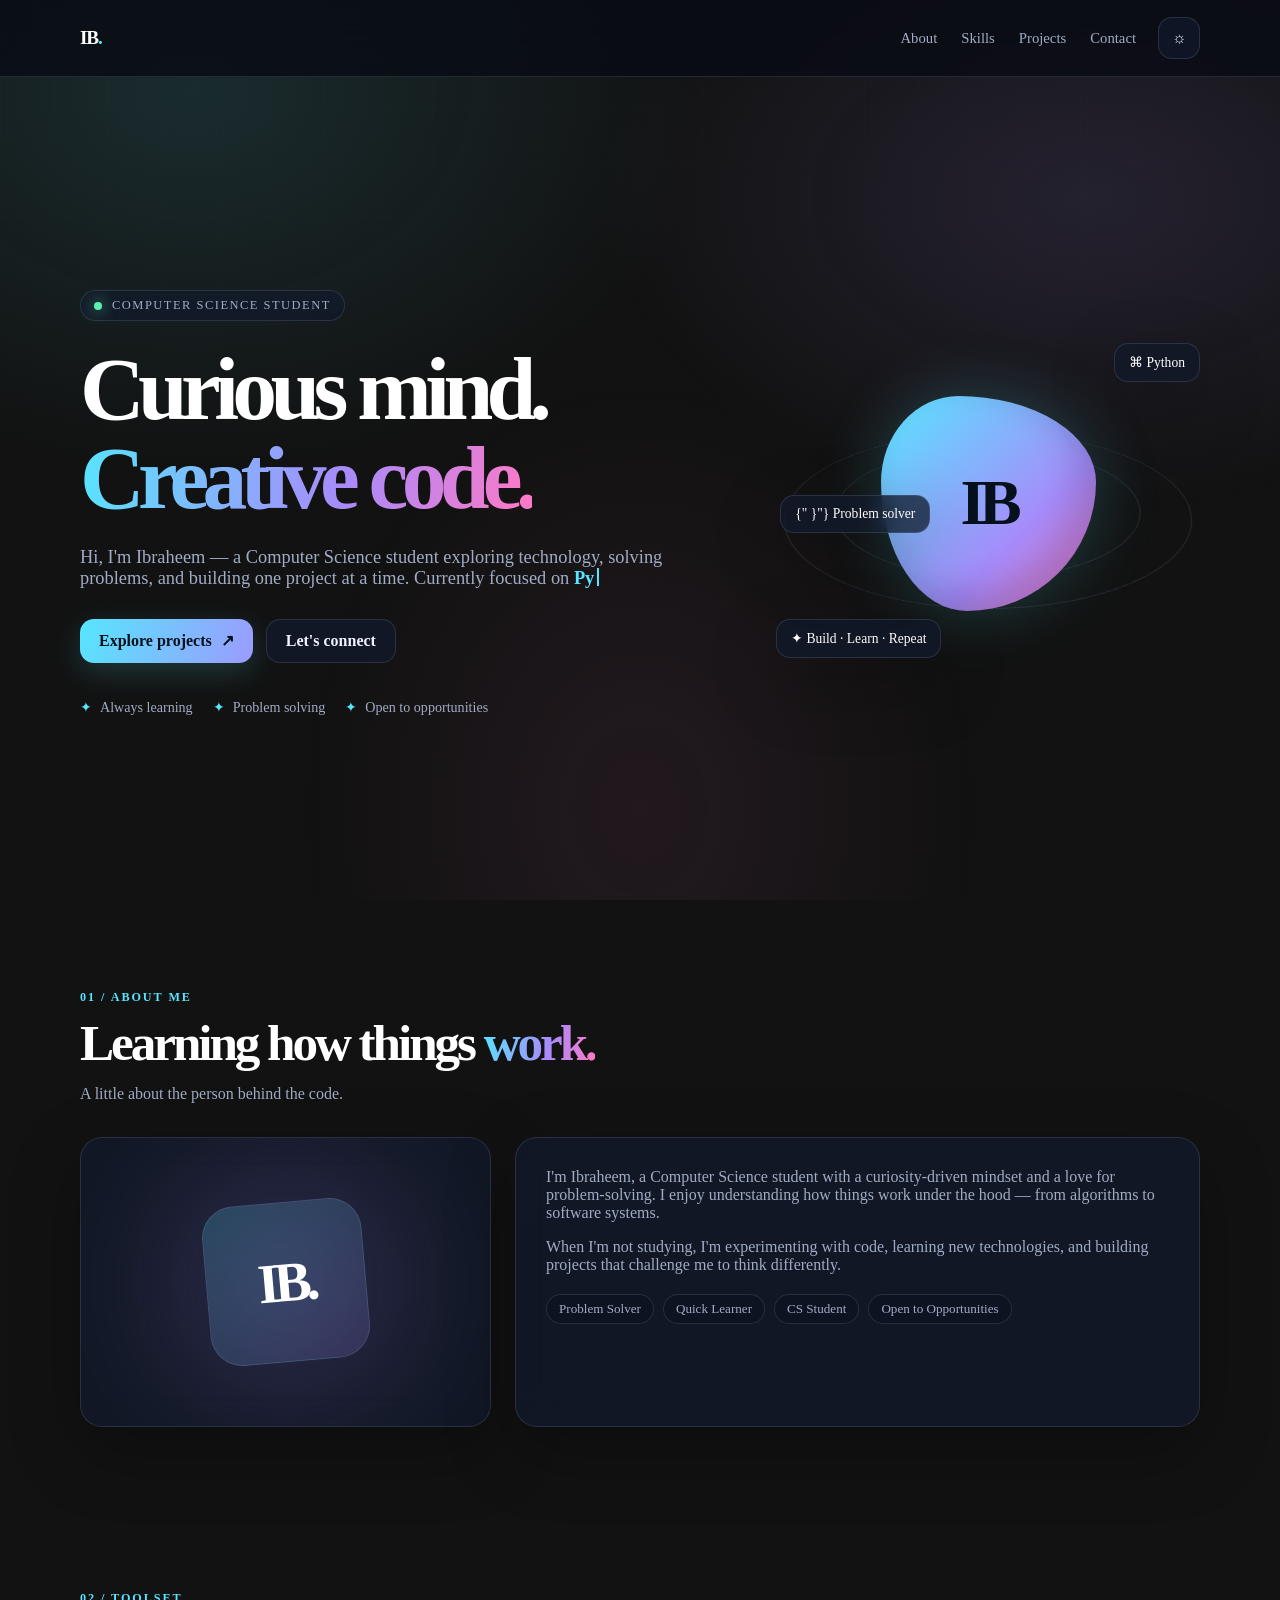
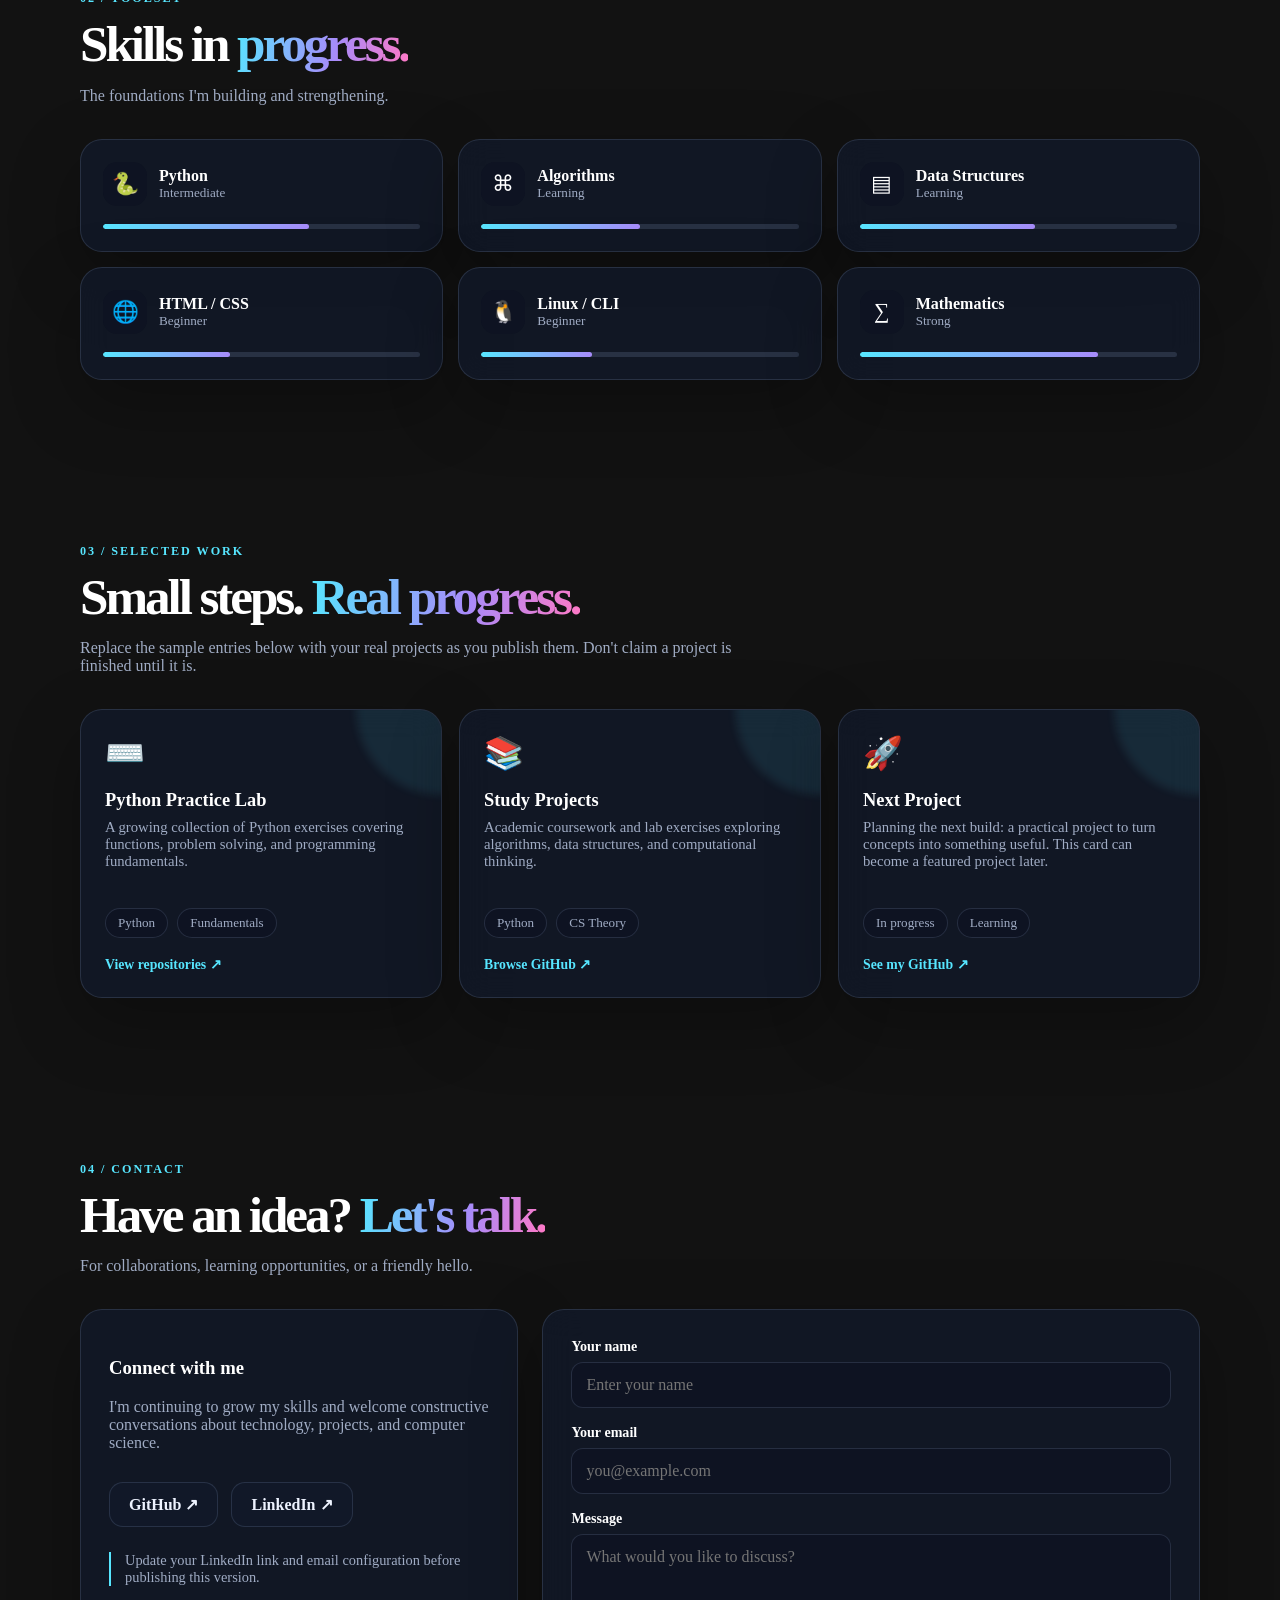
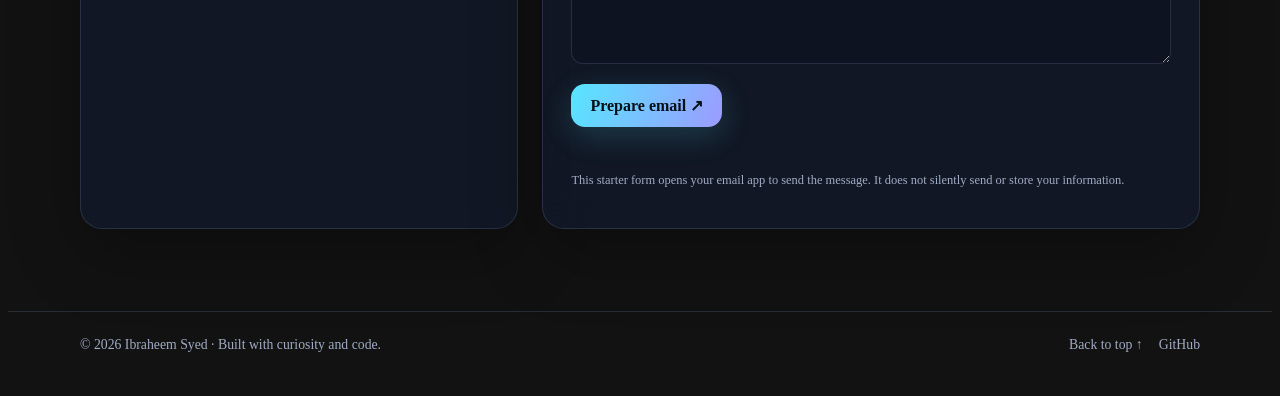
<file: index2.html>
<!DOCTYPE html>
<html lang="en" data-theme="dark">
<head>
  <meta charset="UTF-8">
  <meta name="viewport" content="width=device-width, initial-scale=1.0">
  <meta name="theme-color" content="#080b14">
  <meta name="description" content="Ibraheem Syed — Computer Science student exploring Python, algorithms, and creative web development.">
  <title>Ibraheem Syed | CS Student & Developer</title>
  <style>
    :root {
      color-scheme: dark;
      --bg: #080b14; --bg-soft: #0e1322; --panel: rgba(18, 25, 43, .76);
      --panel-solid: #11182a; --text: #eef3ff; --muted: #a0acc4;
      --line: rgba(155, 177, 220, .17); --cyan: #57e6ff; --violet: #a78bfa;
      --pink: #ff79c6; --shadow: 0 24px 70px rgba(0,0,0,.28);
      --nav: rgba(8, 11, 20, .78); --radius: 22px;
    }
    html[data-theme="light"] {
      color-scheme: light;
      --bg: #f4f7ff; --bg-soft: #eaf0ff; --panel: rgba(255,255,255,.78);
      --panel-solid: #fff; --text: #121a2c; --muted: #5c6881;
      --line: rgba(52, 72, 115, .16); --cyan: #007d9b; --violet: #6847d8;
      --pink: #c33389; --shadow: 0 24px 70px rgba(44,61,105,.13); --nav: rgba(244,247,255,.8);
    }
    *, *::before, *::after { box-sizing: border-box; }
    html { scroll-behavior: smooth; scroll-padding-top: 92px; }
   <script src="notes/skills-links.js" defer></script>
    body { margin: 0; background: var(--bg); color: var(--text); font: 16px/1.7 Inter, ui-sans-serif, system-ui, -apple-system, "Segoe UI", sans-serif; overflow-x: hidden; transition: background .25s, color .25s; }
    body::before { content: ""; position: fixed; inset: 0; z-index: -2; pointer-events: none; background: radial-gradient(ellipse at 15% 10%, rgba(87,230,255,.12), transparent 34%), radial-gradient(ellipse at 85% 22%, rgba(167,139,250,.13), transparent 32%), radial-gradient(ellipse at 50% 90%, rgba(255,121,198,.07), transparent 38%); }
    body::after { content: ""; position: fixed; inset: 0; z-index: -1; pointer-events: none; opacity: .12; background-image: linear-gradient(var(--line) 1px, transparent 1px), linear-gradient(90deg, var(--line) 1px, transparent 1px); background-size: 54px 54px; mask-image: linear-gradient(to bottom, black, transparent 80%); }
    a { color: inherit; }
    button, input, textarea { font: inherit; }
    button, a { -webkit-tap-highlight-color: transparent; }
    .container { width: min(1120px, calc(100% - 40px)); margin-inline: auto; }
    .nav { position: fixed; inset: 0 0 auto; z-index: 100; background: var(--nav); backdrop-filter: blur(18px); border-bottom: 1px solid var(--line); }
    .nav-inner { min-height: 76px; display: flex; align-items: center; justify-content: space-between; gap: 22px; }
    .logo { text-decoration: none; font-weight: 850; letter-spacing: -.06em; font-size: 1.2rem; }
    .logo span { color: var(--cyan); }
    .nav-right { display: flex; align-items: center; gap: 22px; }
    .nav-links { display: flex; align-items: center; gap: 24px; list-style: none; padding: 0; margin: 0; }
    .nav-links a { text-decoration: none; color: var(--muted); font-size: .92rem; transition: color .2s; }
    .nav-links a:hover, .nav-links a:focus-visible { color: var(--cyan); }
    .icon-btn, .menu-btn { border: 1px solid var(--line); color: var(--text); background: var(--panel); width: 42px; height: 42px; border-radius: 14px; display: grid; place-items: center; cursor: pointer; transition: transform .2s, border-color .2s; }
    .icon-btn:hover, .menu-btn:hover { transform: translateY(-2px); border-color: var(--cyan); }
    .menu-btn { display: none; }
    main { padding-top: 76px; }
    .hero { min-height: calc(100svh - 76px); display: grid; grid-template-columns: 1.2fr .8fr; align-items: center; gap: 60px; padding-block: 90px 76px; }
    .eyebrow { display: inline-flex; align-items: center; gap: 10px; padding: 7px 13px; border: 1px solid var(--line); border-radius: 999px; background: var(--panel); color: var(--muted); font-size: .78rem; letter-spacing: .12em; text-transform: uppercase; }
    .pulse { width: 8px; height: 8px; border-radius: 50%; background: #5df0b0; box-shadow: 0 0 16px #5df0b0; animation: pulse 1.8s infinite; }
    h1 { font-size: clamp(3rem, 7vw, 6.1rem); line-height: .99; letter-spacing: -.075em; margin: 24px 0; max-width: 780px; }
    .gradient-text { background: linear-gradient(100deg, var(--cyan), var(--violet) 58%, var(--pink)); -webkit-background-clip: text; background-clip: text; color: transparent; }
    .hero-copy { max-width: 620px; color: var(--muted); font-size: clamp(1rem, 1.7vw, 1.15rem); }
    .typed { color: var(--cyan); font-weight: 750; }
    .caret { display: inline-block; width: 2px; height: 1em; vertical-align: -.12em; background: var(--cyan); margin-left: 3px; animation: blink .8s steps(2) infinite; }
    .actions { display: flex; flex-wrap: wrap; gap: 13px; margin-top: 30px; }
    .btn { display: inline-flex; align-items: center; justify-content: center; gap: 9px; padding: 12px 19px; border-radius: 14px; text-decoration: none; font-weight: 750; border: 1px solid var(--line); transition: transform .22s, box-shadow .22s, border-color .22s; cursor: pointer; }
    .btn:hover { transform: translateY(-3px); border-color: var(--cyan); }
    .btn-primary { color: #061018; border: 0; background: linear-gradient(110deg, var(--cyan), #9c9bff); box-shadow: 0 9px 30px rgba(87,230,255,.18); }
    .btn-primary:hover { box-shadow: 0 12px 35px rgba(87,230,255,.28); }
    .btn-secondary { background: var(--panel); color: var(--text); }
    .hero-meta { display: flex; flex-wrap: wrap; gap: 20px; margin-top: 36px; color: var(--muted); font-size: .88rem; }
    .hero-meta span::before { content: "✦"; color: var(--cyan); margin-right: 8px; }
    .visual { min-height: 420px; display: grid; place-items: center; perspective: 900px; position: relative; }
    .orbit { position: absolute; width: min(100%, 400px); aspect-ratio: 1; border: 1px solid var(--line); border-radius: 50%; transform: rotateX(65deg) rotateZ(-20deg); animation: orbit 18s linear infinite; }
    .orbit::before, .orbit::after { content: ""; position: absolute; border: 1px solid var(--line); border-radius: 50%; inset: 12%; }
    .orbit::after { inset: 27%; }
    .orb-core { width: 215px; aspect-ratio: 1; border-radius: 36% 64% 60% 40% / 40% 40% 60% 60%; display: grid; place-items: center; font-size: 4rem; font-weight: 900; letter-spacing: -.1em; color: #07111d; background: linear-gradient(135deg, var(--cyan), var(--violet) 65%, var(--pink)); box-shadow: 0 0 65px rgba(87,230,255,.22), inset -15px -15px 35px rgba(12,18,40,.2); animation: morph 8s ease-in-out infinite, float 5s ease-in-out infinite; transform-style: preserve-3d; }
    .float-chip { position: absolute; padding: 10px 14px; border: 1px solid var(--line); border-radius: 14px; background: var(--panel); box-shadow: var(--shadow); backdrop-filter: blur(12px); font-size: .85rem; animation: float 5s ease-in-out infinite; }
    .chip-one { top: 12%; right: 0; } .chip-two { bottom: 13%; left: 0; animation-delay: -2s; } .chip-three { top: 48%; left: 1%; animation-delay: -1s; }
    section { padding-block: 82px; }
    .section-head { max-width: 680px; margin-bottom: 34px; }
    .section-kicker { color: var(--cyan); text-transform: uppercase; letter-spacing: .16em; font-size: .76rem; font-weight: 850; }
    h2 { font-size: clamp(2rem, 4vw, 3.25rem); letter-spacing: -.06em; line-height: 1.1; margin: 10px 0 14px; }
    .section-intro { color: var(--muted); margin: 0; }
    .panel { background: var(--panel); border: 1px solid var(--line); border-radius: var(--radius); box-shadow: var(--shadow); backdrop-filter: blur(16px); }
    .about-grid { display: grid; grid-template-columns: .75fr 1.25fr; gap: 24px; align-items: stretch; }
    .identity-card { min-height: 290px; display: grid; place-items: center; padding: 30px; overflow: hidden; position: relative; }
    .identity-card::before { content: ""; position: absolute; width: 220px; height: 220px; border-radius: 50%; background: var(--violet); filter: blur(80px); opacity: .25; }
    .monogram { position: relative; width: 160px; aspect-ratio: 1; display: grid; place-items: center; border-radius: 32px; font-size: 3.5rem; font-weight: 900; letter-spacing: -.1em; background: linear-gradient(140deg, rgba(87,230,255,.2), rgba(167,139,250,.17)); border: 1px solid var(--line); transform: rotate(-5deg); }
    .about-copy { padding: 30px; }
    .about-copy p { color: var(--muted); margin-top: 0; }
    .tags { display: flex; flex-wrap: wrap; gap: 9px; margin-top: 20px; }
    .tag { border: 1px solid var(--line); color: var(--muted); border-radius: 999px; padding: 6px 12px; font-size: .82rem; background: var(--bg-soft); }
    .skills-grid { display: grid; grid-template-columns: repeat(3, 1fr); gap: 15px; }
    .skill-card { padding: 22px; transition: transform .25s, border-color .25s; }
    .skill-card:hover { transform: translateY(-5px); border-color: var(--cyan); }
    .skill-top { display: flex; align-items: center; gap: 12px; }
    .skill-icon { width: 44px; height: 44px; display: grid; place-items: center; border-radius: 14px; background: var(--bg-soft); font-size: 1.35rem; }
    .skill-name { font-weight: 800; } .skill-level { color: var(--muted); font-size: .82rem; }
    .skill-bar { height: 5px; background: var(--line); border-radius: 999px; margin-top: 18px; overflow: hidden; }
    .skill-fill { height: 100%; width: var(--level); background: linear-gradient(90deg, var(--cyan), var(--violet)); border-radius: inherit; transform-origin: left; animation: grow 1.2s ease both; }
    .projects-grid { display: grid; grid-template-columns: repeat(3, 1fr); gap: 17px; }
    .project-card { min-height: 275px; padding: 24px; display: flex; flex-direction: column; position: relative; overflow: hidden; transform-style: preserve-3d; transition: border-color .25s, box-shadow .25s; }
    .project-card::before { content: ""; position: absolute; width: 170px; height: 170px; right: -85px; top: -85px; border-radius: 50%; background: var(--cyan); opacity: .09; filter: blur(4px); transition: opacity .25s; }
    .project-card:hover { border-color: rgba(87,230,255,.6); box-shadow: 0 25px 60px rgba(0,0,0,.2); }
    .project-card:hover::before { opacity: .2; }
    .project-icon { font-size: 2rem; margin-bottom: 18px; }
    .project-title { font-size: 1.15rem; font-weight: 850; margin: 0 0 8px; }
    .project-desc { color: var(--muted); font-size: .92rem; margin: 0 0 18px; flex: 1; }
    .project-links { display: flex; gap: 14px; margin-top: 18px; }
    .project-links a { color: var(--cyan); font-size: .86rem; font-weight: 750; text-decoration: none; }
    .project-links a:hover { text-decoration: underline; }
    .contact-grid { display: grid; grid-template-columns: .8fr 1.2fr; gap: 24px; }
    .contact-copy, .contact-form { padding: 28px; }
    .contact-copy p { color: var(--muted); }
    .contact-note { border-left: 2px solid var(--cyan); padding-left: 14px; color: var(--muted); font-size: .9rem; margin-top: 25px; }
    .field { margin-bottom: 16px; }
    label { display: block; font-size: .88rem; font-weight: 750; margin-bottom: 7px; }
    input, textarea { width: 100%; border: 1px solid var(--line); border-radius: 12px; background: var(--bg-soft); color: var(--text); padding: 13px 14px; outline: none; transition: border-color .2s, box-shadow .2s; }
    input:focus, textarea:focus { border-color: var(--cyan); box-shadow: 0 0 0 3px rgba(87,230,255,.12); }
    textarea { min-height: 130px; resize: vertical; }
    .form-status { min-height: 1.5em; color: var(--cyan); font-size: .9rem; margin: 12px 0 0; }
    .small-print { color: var(--muted); font-size: .78rem; margin-top: 12px; }
    footer { border-top: 1px solid var(--line); padding: 25px 0 35px; color: var(--muted); font-size: .86rem; }
    .footer-inner { display: flex; justify-content: space-between; align-items: center; gap: 20px; flex-wrap: wrap; }
    .socials { display: flex; gap: 16px; } .socials a { color: var(--muted); text-decoration: none; } .socials a:hover { color: var(--cyan); }
    .reveal { opacity: 0; transform: translateY(22px); transition: opacity .7s ease, transform .7s ease; }
    .reveal.visible { opacity: 1; transform: translateY(0); }
    @keyframes pulse { 50% { opacity: .45; transform: scale(.8); } }
    @keyframes blink { to { opacity: 0; } }
    @keyframes float { 0%,100% { translate: 0 0; } 50% { translate: 0 -13px; } }
    @keyframes orbit { to { transform: rotateX(65deg) rotateZ(340deg); } }
    @keyframes morph { 0%,100% { border-radius: 36% 64% 60% 40% / 40% 40% 60% 60%; } 50% { border-radius: 60% 40% 35% 65% / 55% 65% 35% 45%; } }
    @keyframes grow { from { transform: scaleX(0); } to { transform: scaleX(1); } }
    @media (max-width: 850px) {
      .hero { grid-template-columns: 1fr; gap: 20px; padding-top: 65px; }
      .visual { min-height: 350px; } .orb-core { width: 175px; }
      .about-grid, .contact-grid { grid-template-columns: 1fr; }
      .skills-grid { grid-template-columns: repeat(2, 1fr); }
      .projects-grid { grid-template-columns: repeat(2, 1fr); }
    }
    @media (max-width: 620px) {
      .container { width: min(100% - 28px, 1120px); }
      .nav-inner { min-height: 68px; } main { padding-top: 68px; }
      .nav-right { gap: 9px; } .menu-btn { display: grid; }
      .nav-links { display: none; position: absolute; top: 68px; left: 14px; right: 14px; padding: 18px; border: 1px solid var(--line); border-radius: 18px; background: var(--panel-solid); box-shadow: var(--shadow); flex-direction: column; align-items: stretch; gap: 0; }
      .nav-links.open { display: flex; } .nav-links a { display: block; padding: 10px; }
      .hero { min-height: auto; padding-block: 68px 45px; } h1 { font-size: clamp(3.1rem, 16vw, 5rem); }
      .visual { min-height: 300px; } .orbit { width: 280px; } .orb-core { width: 145px; font-size: 3rem; }
      .chip-one { right: 0; } .chip-two { left: 0; } .chip-three { left: 0; }
      section { padding-block: 60px; } .skills-grid, .projects-grid { grid-template-columns: 1fr; }
      .skill-card { padding: 18px; } .contact-copy, .contact-form, .about-copy { padding: 22px; }
      .footer-inner { align-items: flex-start; flex-direction: column; }
    }
    @media (prefers-reduced-motion: reduce) {
      *, *::before, *::after { animation-duration: .01ms !important; animation-iteration-count: 1 !important; scroll-behavior: auto !important; transition-duration: .01ms !important; }
      .reveal { opacity: 1; transform: none; }
    }
  </style>
</head>
<body>
  <header class="nav">
    <div class="container nav-inner">
      <a class="logo" href="#home" aria-label="Ibraheem home">IB<span>.</span></a>
      <div class="nav-right">
        <nav aria-label="Main navigation">
          <ul class="nav-links" id="navLinks">
            <li><a href="#about">About</a></li><li><a href="#skills">Skills</a></li>
            <li><a href="#projects">Projects</a></li><li><a href="#contact">Contact</a></li>
          </ul>
        </nav>
        <button class="icon-btn" id="themeToggle" type="button" aria-label="Switch color theme" title="Switch theme">☼</button>
        <button class="menu-btn" id="menuToggle" type="button" aria-label="Toggle navigation" aria-expanded="false">☰</button>
      </div>
    </div>
  </header>

  <main id="home">
    <section class="container hero">
      <div class="hero-content">
        <div class="eyebrow"><span class="pulse"></span> Computer Science Student</div>
        <h1>Curious mind.<br><span class="gradient-text">Creative code.</span></h1>
        <p class="hero-copy">Hi, I'm Ibraheem — a Computer Science student exploring technology, solving problems, and building one project at a time. Currently focused on <span class="typed" id="typedRole">Python</span><span class="caret" aria-hidden="true"></span></p>
        <div class="actions">
          <a class="btn btn-primary" href="#projects">Explore projects <span aria-hidden="true">↗</span></a>
          <a class="btn btn-secondary" href="#contact">Let's connect</a>
        </div>
        <div class="hero-meta"><span>Always learning</span><span>Problem solving</span><span>Open to opportunities</span></div>
      </div>
      <div class="visual" aria-label="Animated initials illustration">
        <div class="orbit"></div><div class="orb-core" id="orbCore">IB</div>
        <div class="float-chip chip-one">⌘ Python</div><div class="float-chip chip-two">✦ Build · Learn · Repeat</div><div class="float-chip chip-three">{" }"} Problem solver</div>
      </div>
    </section>

    <section class="container reveal" id="about">
      <div class="section-head"><div class="section-kicker">01 / About me</div><h2>Learning how things <span class="gradient-text">work.</span></h2><p class="section-intro">A little about the person behind the code.</p></div>
      <div class="about-grid">
        <div class="panel identity-card"><div class="monogram">IB.</div></div>
        <div class="panel about-copy">
          <p>I'm Ibraheem, a Computer Science student with a curiosity-driven mindset and a love for problem-solving. I enjoy understanding how things work under the hood — from algorithms to software systems.</p>
          <p>When I'm not studying, I'm experimenting with code, learning new technologies, and building projects that challenge me to think differently.</p>
          <div class="tags"><span class="tag">Problem Solver</span><span class="tag">Quick Learner</span><span class="tag">CS Student</span><span class="tag">Open to Opportunities</span></div>
        </div>
      </div>
    </section>

    <section class="container reveal" id="skills">
      <div class="section-head"><div class="section-kicker">02 / Toolset</div><h2>Skills in <span class="gradient-text">progress.</span></h2><p class="section-intro">The foundations I'm building and strengthening.</p></div>
      <div class="skills-grid">
        <article class="panel skill-card"><div class="skill-top"><div class="skill-icon">🐍</div><div><div class="skill-name">Python</div><div class="skill-level">Intermediate</div></div></div><div class="skill-bar"><div class="skill-fill" style="--level:65%"></div></div></article>
        <article class="panel skill-card"><div class="skill-top"><div class="skill-icon">⌘</div><div><div class="skill-name">Algorithms</div><div class="skill-level">Learning</div></div></div><div class="skill-bar"><div class="skill-fill" style="--level:50%"></div></div></article>
        <article class="panel skill-card"><div class="skill-top"><div class="skill-icon">▤</div><div><div class="skill-name">Data Structures</div><div class="skill-level">Learning</div></div></div><div class="skill-bar"><div class="skill-fill" style="--level:55%"></div></div></article>
        <article class="panel skill-card"><div class="skill-top"><div class="skill-icon">🌐</div><div><div class="skill-name">HTML / CSS</div><div class="skill-level">Beginner</div></div></div><div class="skill-bar"><div class="skill-fill" style="--level:40%"></div></div></article>
        <article class="panel skill-card"><div class="skill-top"><div class="skill-icon">🐧</div><div><div class="skill-name">Linux / CLI</div><div class="skill-level">Beginner</div></div></div><div class="skill-bar"><div class="skill-fill" style="--level:35%"></div></div></article>
        <article class="panel skill-card"><div class="skill-top"><div class="skill-icon">∑</div><div><div class="skill-name">Mathematics</div><div class="skill-level">Strong</div></div></div><div class="skill-bar"><div class="skill-fill" style="--level:75%"></div></div></article>
      </div>
    </section>

    <section class="container reveal" id="projects">
      <div class="section-head"><div class="section-kicker">03 / Selected work</div><h2>Small steps. <span class="gradient-text">Real progress.</span></h2><p class="section-intro">Replace the sample entries below with your real projects as you publish them. Don't claim a project is finished until it is.</p></div>
      <div class="projects-grid">
        <article class="panel project-card tilt-card"><div class="project-icon">⌨️</div><h3 class="project-title">Python Practice Lab</h3><p class="project-desc">A growing collection of Python exercises covering functions, problem solving, and programming fundamentals.</p><div class="tags"><span class="tag">Python</span><span class="tag">Fundamentals</span></div><div class="project-links"><a href="https://github.com/syediba804-web?tab=repositories" target="_blank" rel="noopener noreferrer">View repositories ↗</a></div></article>
        <article class="panel project-card tilt-card"><div class="project-icon">📚</div><h3 class="project-title">Study Projects</h3><p class="project-desc">Academic coursework and lab exercises exploring algorithms, data structures, and computational thinking.</p><div class="tags"><span class="tag">Python</span><span class="tag">CS Theory</span></div><div class="project-links"><a href="https://github.com/syediba804-web?tab=repositories" target="_blank" rel="noopener noreferrer">Browse GitHub ↗</a></div></article>
        <article class="panel project-card tilt-card"><div class="project-icon">🚀</div><h3 class="project-title">Next Project</h3><p class="project-desc">Planning the next build: a practical project to turn concepts into something useful. This card can become a featured project later.</p><div class="tags"><span class="tag">In progress</span><span class="tag">Learning</span></div><div class="project-links"><a href="https://github.com/syediba804-web?tab=repositories" target="_blank" rel="noopener noreferrer">See my GitHub ↗</a></div></article>
      </div>
    </section>

    <section class="container reveal" id="contact">
      <div class="section-head"><div class="section-kicker">04 / Contact</div><h2>Have an idea? <span class="gradient-text">Let's talk.</span></h2><p class="section-intro">For collaborations, learning opportunities, or a friendly hello.</p></div>
      <div class="contact-grid">
        <div class="panel contact-copy">
          <h3>Connect with me</h3>
          <p>I'm continuing to grow my skills and welcome constructive conversations about technology, projects, and computer science.</p>
          <div class="actions">
            <a class="btn btn-secondary" href="https://github.com/syediba804-web" target="_blank" rel="noopener noreferrer">GitHub ↗</a>
            <a class="btn btn-secondary" href="https://www.linkedin.com/" target="_blank" rel="noopener noreferrer">LinkedIn ↗</a>
          </div>
          <p class="contact-note">Update your LinkedIn link and email configuration before publishing this version.</p>
        </div>
        <form class="panel contact-form" id="contactForm">
          <div class="field"><label for="name">Your name</label><input id="name" name="name" autocomplete="name" required maxlength="80" placeholder="Enter your name"></div>
          <div class="field"><label for="email">Your email</label><input id="email" name="email" type="email" autocomplete="email" required maxlength="120" placeholder="you@example.com"></div>
          <div class="field"><label for="message">Message</label><textarea id="message" name="message" required maxlength="3000" placeholder="What would you like to discuss?"></textarea></div>
          <button class="btn btn-primary" type="submit">Prepare email ↗</button>
          <p class="form-status" id="formStatus" role="status" aria-live="polite"></p>
          <p class="small-print">This starter form opens your email app to send the message. It does not silently send or store your information.</p>
        </form>
      </div>
    </section>
  </main>

  <footer><div class="container footer-inner"><span>© <span id="year"></span> Ibraheem Syed · Built with curiosity and code.</span><div class="socials"><a href="#home">Back to top ↑</a><a href="https://github.com/syediba804-web" target="_blank" rel="noopener noreferrer">GitHub</a></div></div></footer>

  <script>
    // Theme: save the visitor's preference in this browser.
    const root = document.documentElement;
    const themeToggle = document.getElementById('themeToggle');
    const savedTheme = localStorage.getItem('ib-theme');
    if (savedTheme === 'light' || savedTheme === 'dark') root.dataset.theme = savedTheme;
    function updateThemeButton() {
      const light = root.dataset.theme === 'light';
      themeToggle.textContent = light ? '☾' : '☼';
      themeToggle.setAttribute('aria-label', light ? 'Switch to dark theme' : 'Switch to light theme');
      document.querySelector('meta[name="theme-color"]').content = light ? '#f4f7ff' : '#080b14';
    }
    updateThemeButton();
    themeToggle.addEventListener('click', () => {
      root.dataset.theme = root.dataset.theme === 'light' ? 'dark' : 'light';
      localStorage.setItem('ib-theme', root.dataset.theme);
      updateThemeButton();
    });

    // Mobile navigation closes after a section is selected.
    const menuToggle = document.getElementById('menuToggle');
    const navLinks = document.getElementById('navLinks');
    menuToggle.addEventListener('click', () => {
      const open = navLinks.classList.toggle('open');
      menuToggle.setAttribute('aria-expanded', String(open));
      menuToggle.textContent = open ? '✕' : '☰';
    });
    navLinks.querySelectorAll('a').forEach(link => link.addEventListener('click', () => {
      navLinks.classList.remove('open');
      menuToggle.setAttribute('aria-expanded', 'false');
      menuToggle.textContent = '☰';
    }));

    // Animated role typing.
    const roles = ['Python', 'problem solving', 'web development', 'computer science'];
    const typedRole = document.getElementById('typedRole');
    let roleIndex = 0, charIndex = roles[0].length, deleting = true;
    function typeRole() {
      const word = roles[roleIndex];
      if (deleting) {
        charIndex--;
        typedRole.textContent = word.slice(0, Math.max(0, charIndex));
        if (charIndex <= 0) { deleting = false; roleIndex = (roleIndex + 1) % roles.length; }
      } else {
        const nextWord = roles[roleIndex];
        charIndex++;
        typedRole.textContent = nextWord.slice(0, charIndex);
        if (charIndex >= nextWord.length) { deleting = true; setTimeout(typeRole, 1150); return; }
      }
      setTimeout(typeRole, deleting ? 48 : 82);
    }
    if (!window.matchMedia('(prefers-reduced-motion: reduce)').matches) setTimeout(typeRole, 1400);

    // Reveal sections when they enter the viewport.
    const revealItems = document.querySelectorAll('.reveal');
    if ('IntersectionObserver' in window && !window.matchMedia('(prefers-reduced-motion: reduce)').matches) {
      const observer = new IntersectionObserver(entries => {
        entries.forEach(entry => {
          if (entry.isIntersecting) {
            entry.target.classList.add('visible');
            observer.unobserve(entry.target);
          }
        });
      }, { threshold: 0.12 });
      revealItems.forEach(item => observer.observe(item));
    } else revealItems.forEach(item => item.classList.add('visible'));

    // Mouse-responsive 3D tilt on project cards; disabled on touch/reduced motion.
    const canTilt = window.matchMedia('(hover: hover) and (pointer: fine)').matches &&
                    !window.matchMedia('(prefers-reduced-motion: reduce)').matches;
    if (canTilt) {
      document.querySelectorAll('.tilt-card').forEach(card => {
        card.addEventListener('pointermove', event => {
          const rect = card.getBoundingClientRect();
          const x = (event.clientX - rect.left) / rect.width;
          const y = (event.clientY - rect.top) / rect.height;
          card.style.transform = `perspective(850px) rotateX(${(0.5-y)*7}deg) rotateY(${(x-0.5)*8}deg) translateY(-3px)`;
        });
        card.addEventListener('pointerleave', () => { card.style.transform = ''; });
      });
      const visual = document.querySelector('.visual');
      const orb = document.getElementById('orbCore');
      visual.addEventListener('pointermove', event => {
        const r = visual.getBoundingClientRect();
        const x = (event.clientX-r.left)/r.width-.5, y = (event.clientY-r.top)/r.height-.5;
        orb.style.transform = `rotateY(${x*20}deg) rotateX(${-y*20}deg)`;
      });
      visual.addEventListener('pointerleave', () => { orb.style.transform = ''; });
    }

    // Contact form fallback: creates a prefilled email in the visitor's email app.
    // Replace this address with the real inbox you want to use.
    document.getElementById('contactForm').addEventListener('submit', event => {
      event.preventDefault();
      const form = event.currentTarget;
      if (!form.reportValidity()) return;
      const name = document.getElementById('name').value.trim();
      const email = document.getElementById('email').value.trim();
      const message = document.getElementById('message').value.trim();
      const recipient = 'REPLACE_WITH_YOUR_EMAIL@example.com';
      const subject = encodeURIComponent(`Portfolio message from ${name}`);
      const body = encodeURIComponent(`Name: ${name}\nReply to: ${email}\n\n${message}`);
      const status = document.getElementById('formStatus');
      if (recipient.startsWith('REPLACE_')) {
        status.textContent = 'Setup needed: replace REPLACE_WITH_YOUR_EMAIL@example.com in the JavaScript with your real email address.';
        return;
      }
      status.textContent = 'Opening your email app. Review the message and press Send there.';
      window.location.href = `mailto:${recipient}?subject=${subject}&body=${body}`;
    });

    document.getElementById('year').textContent = new Date().getFullYear();
  </script>
</body>
</html>
</file>
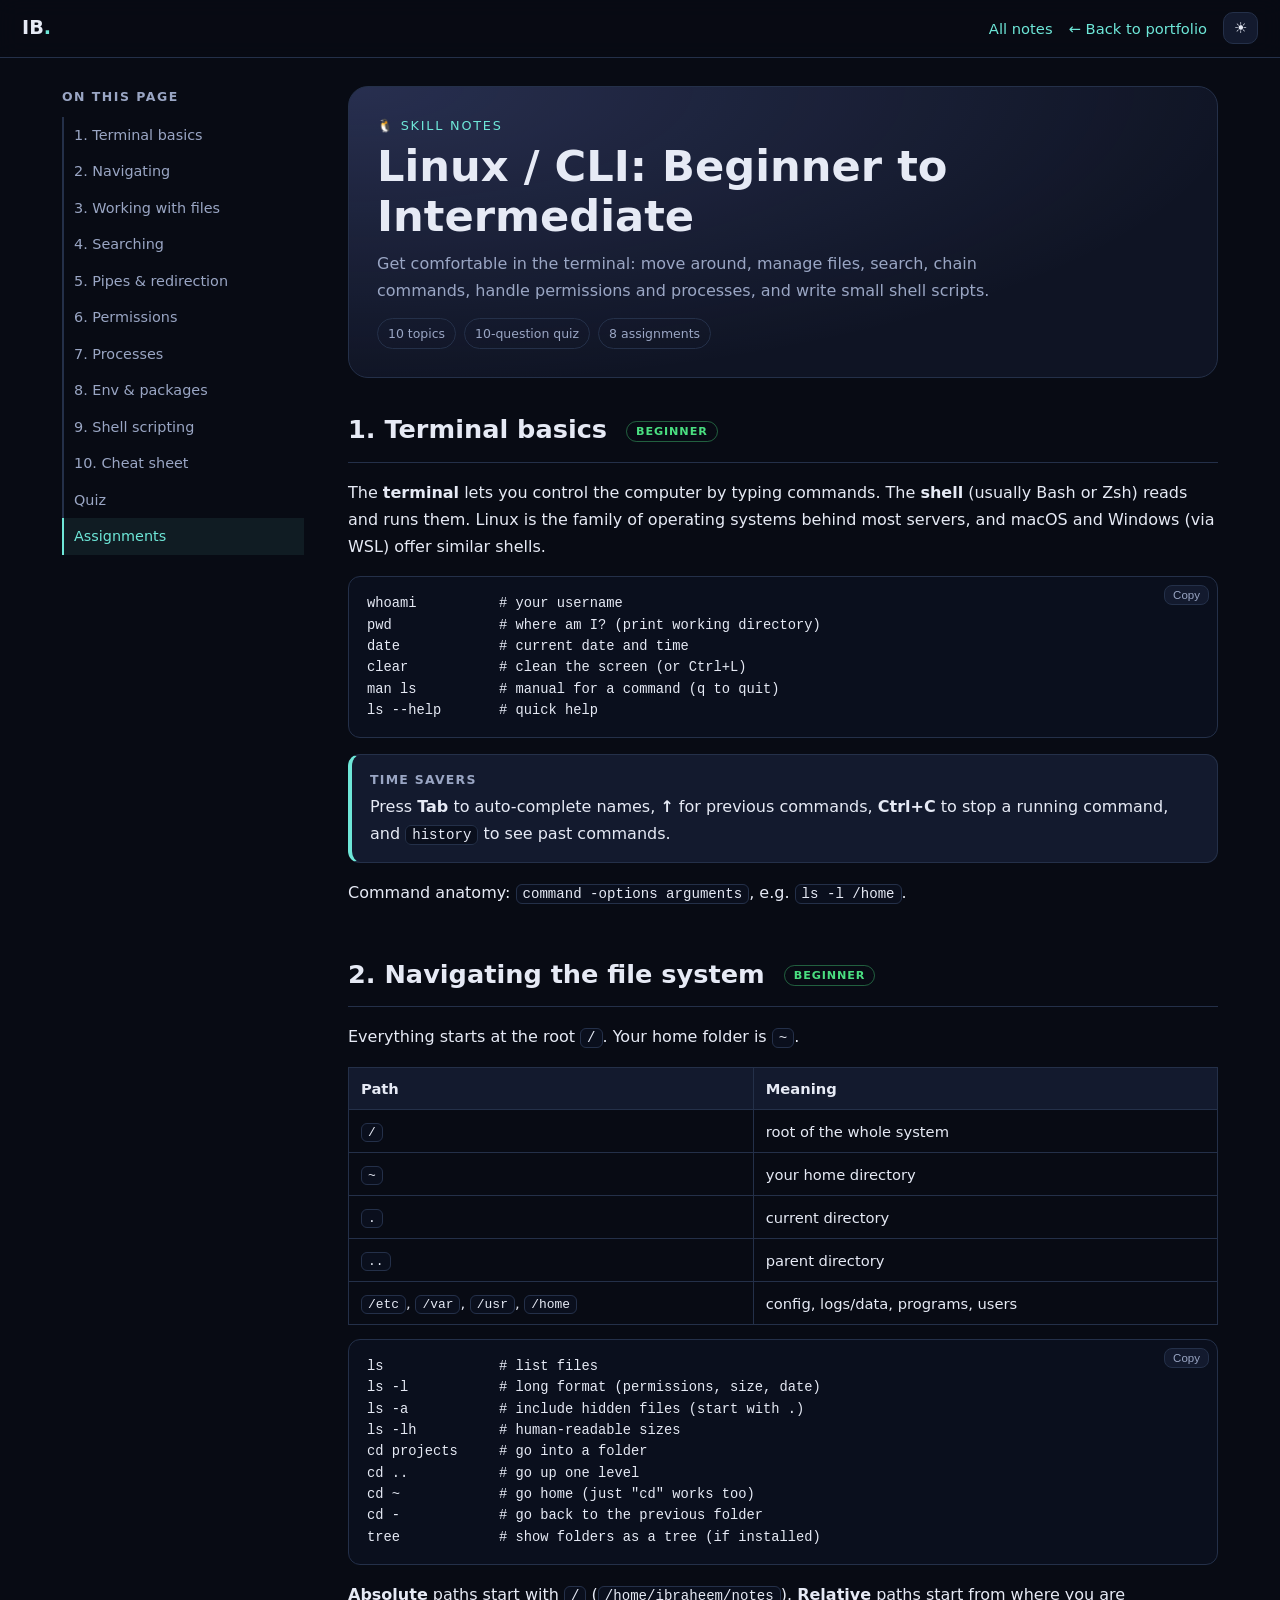
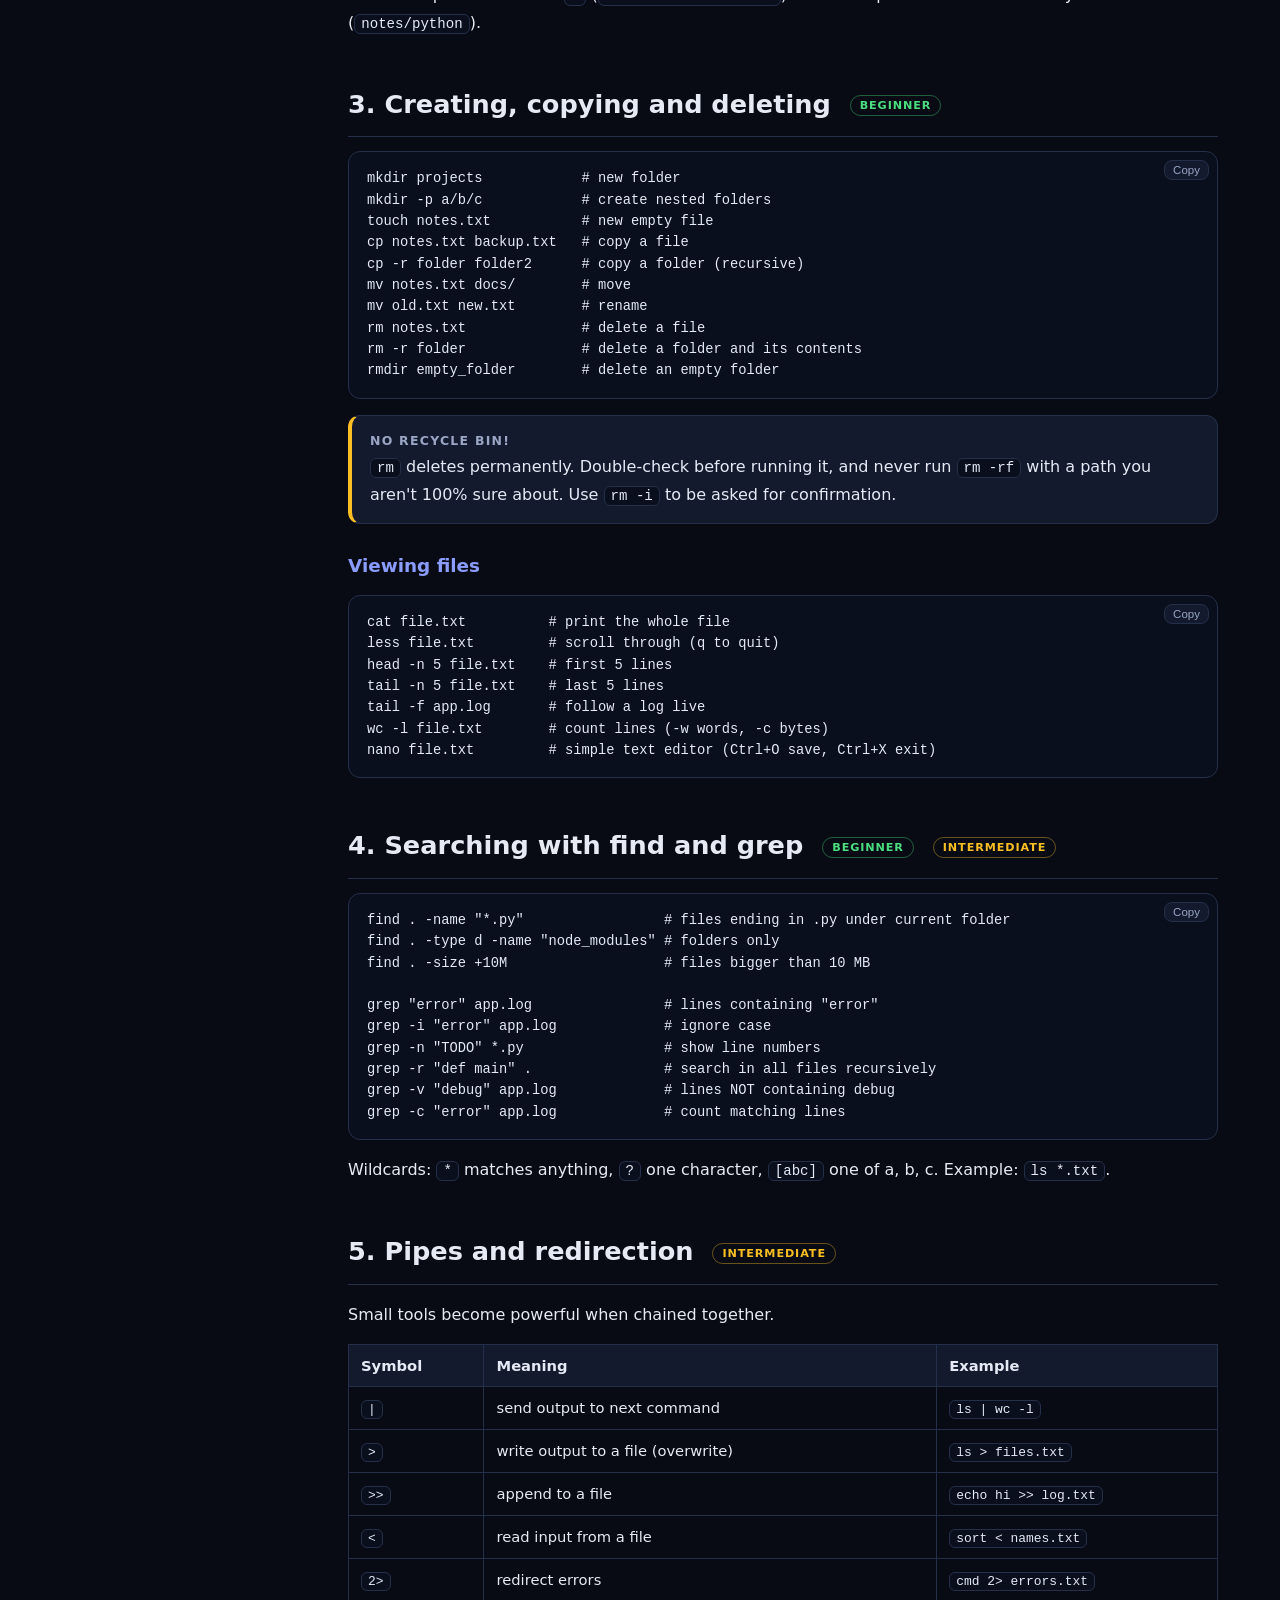
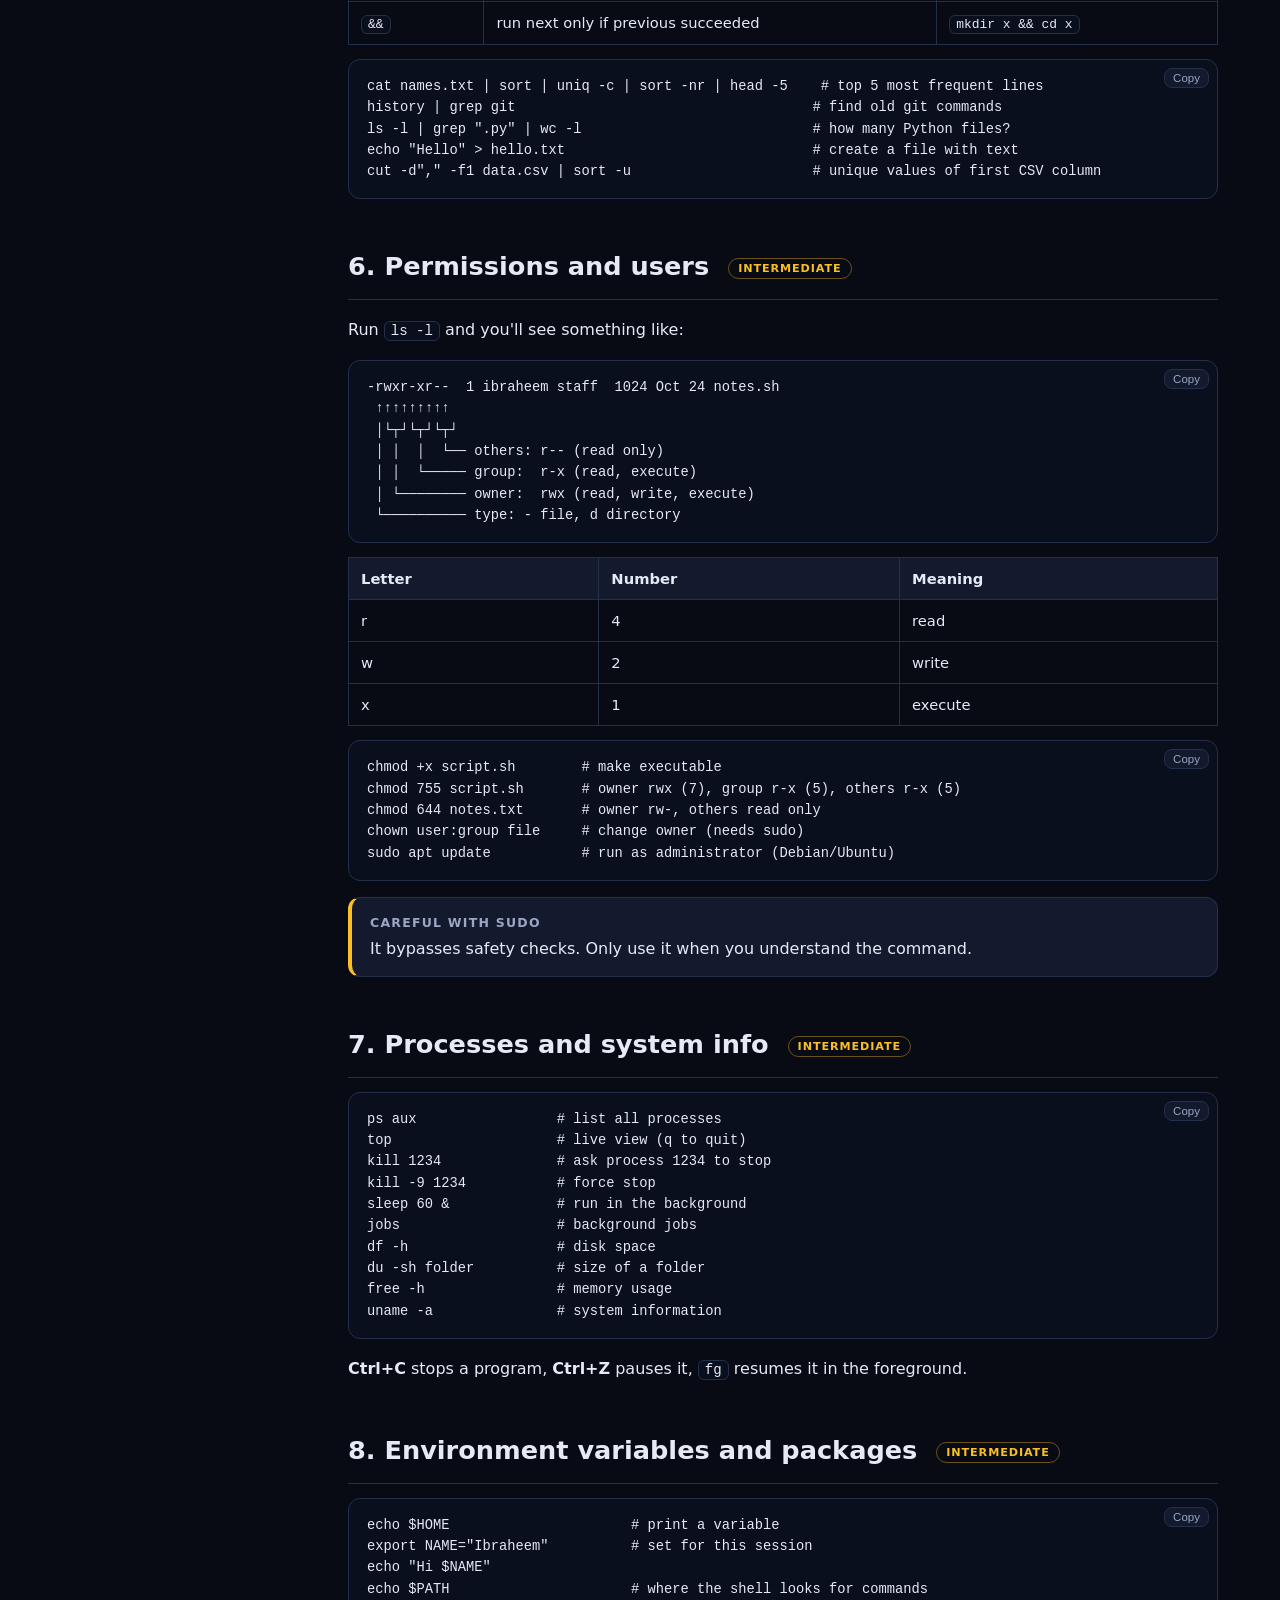
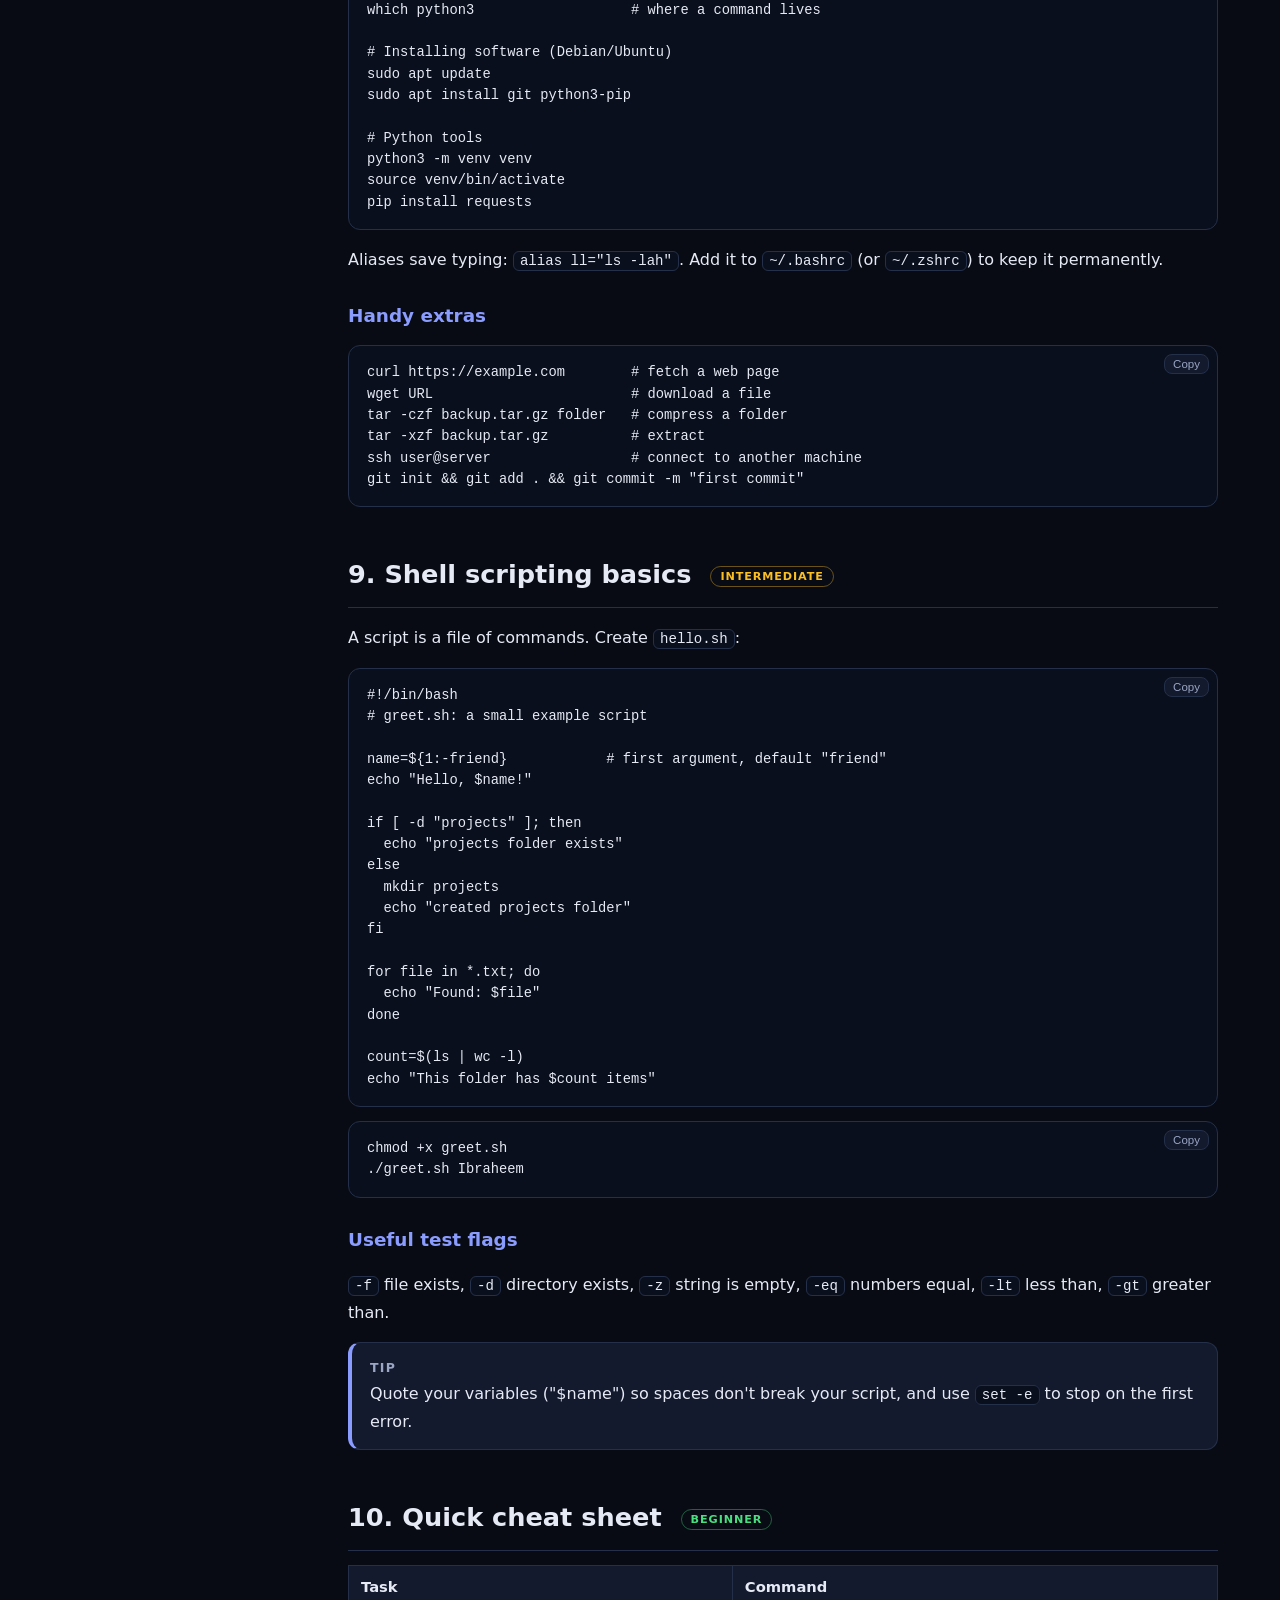
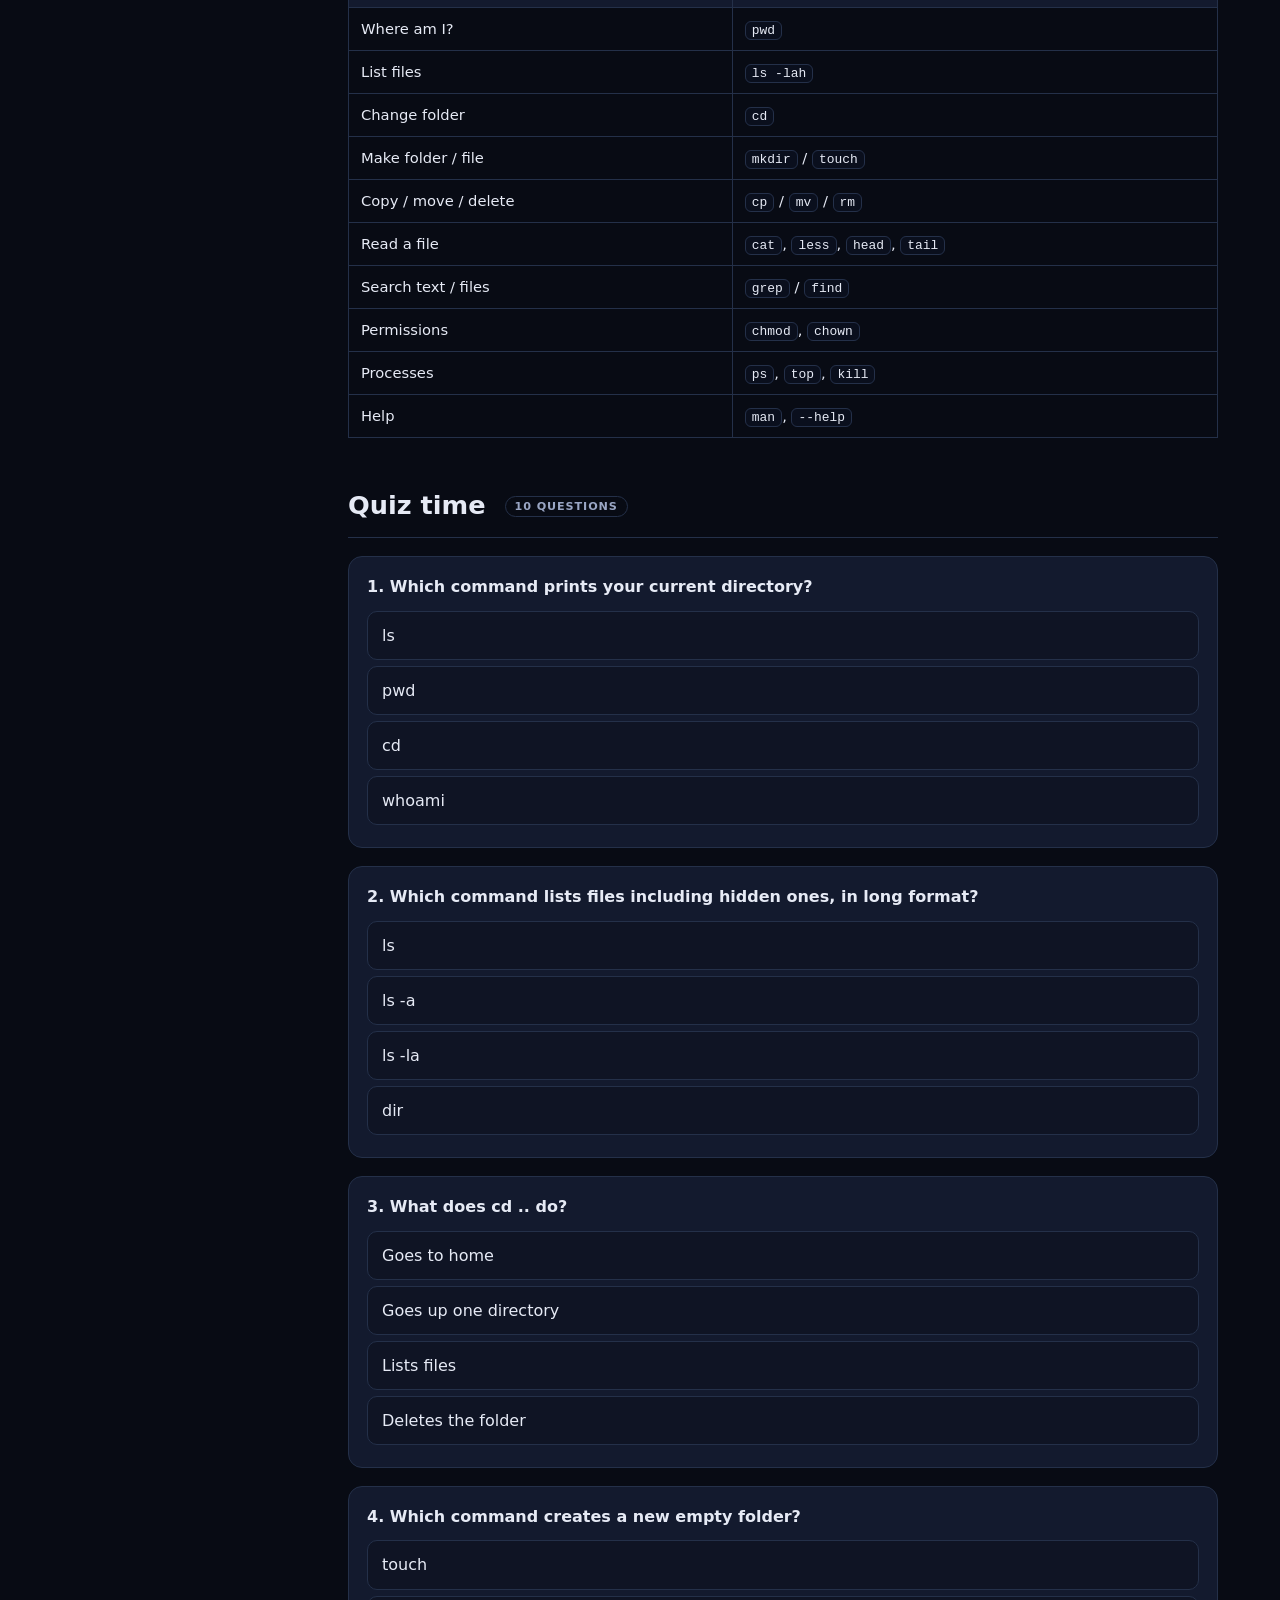
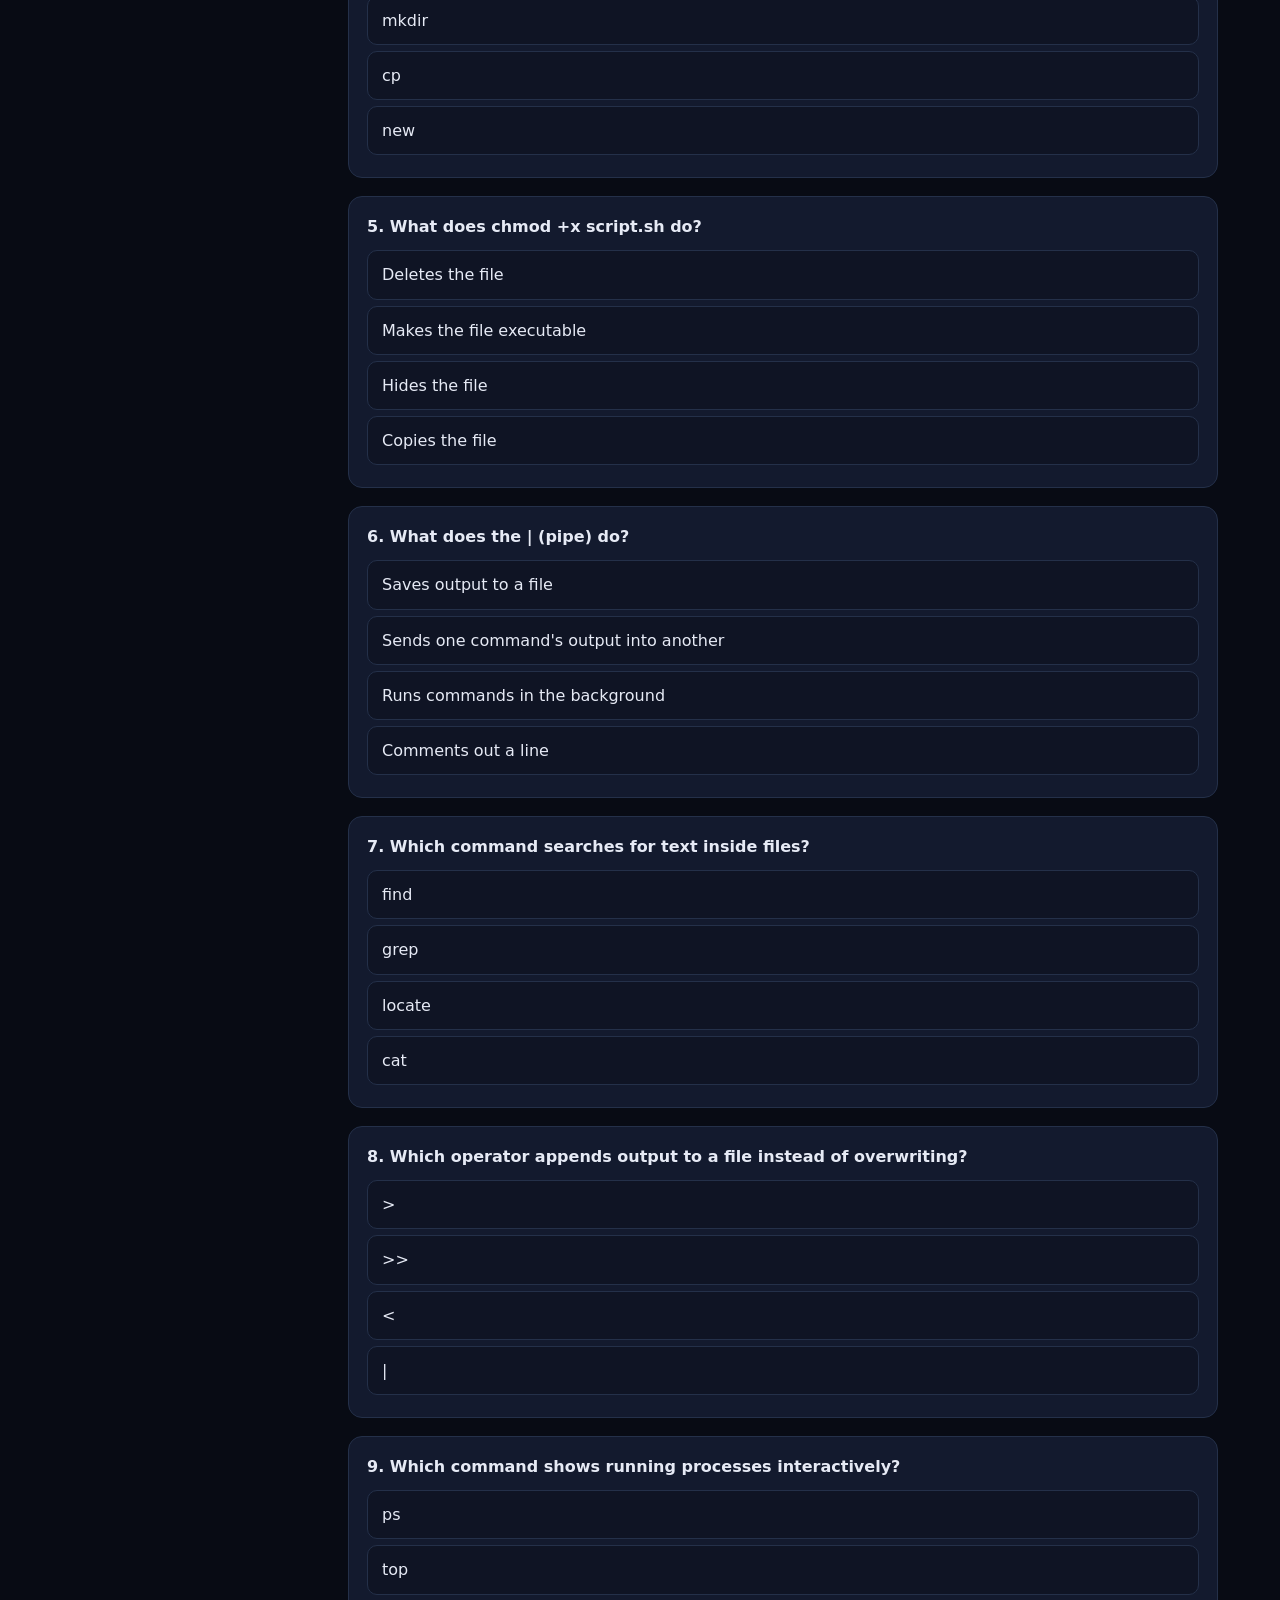
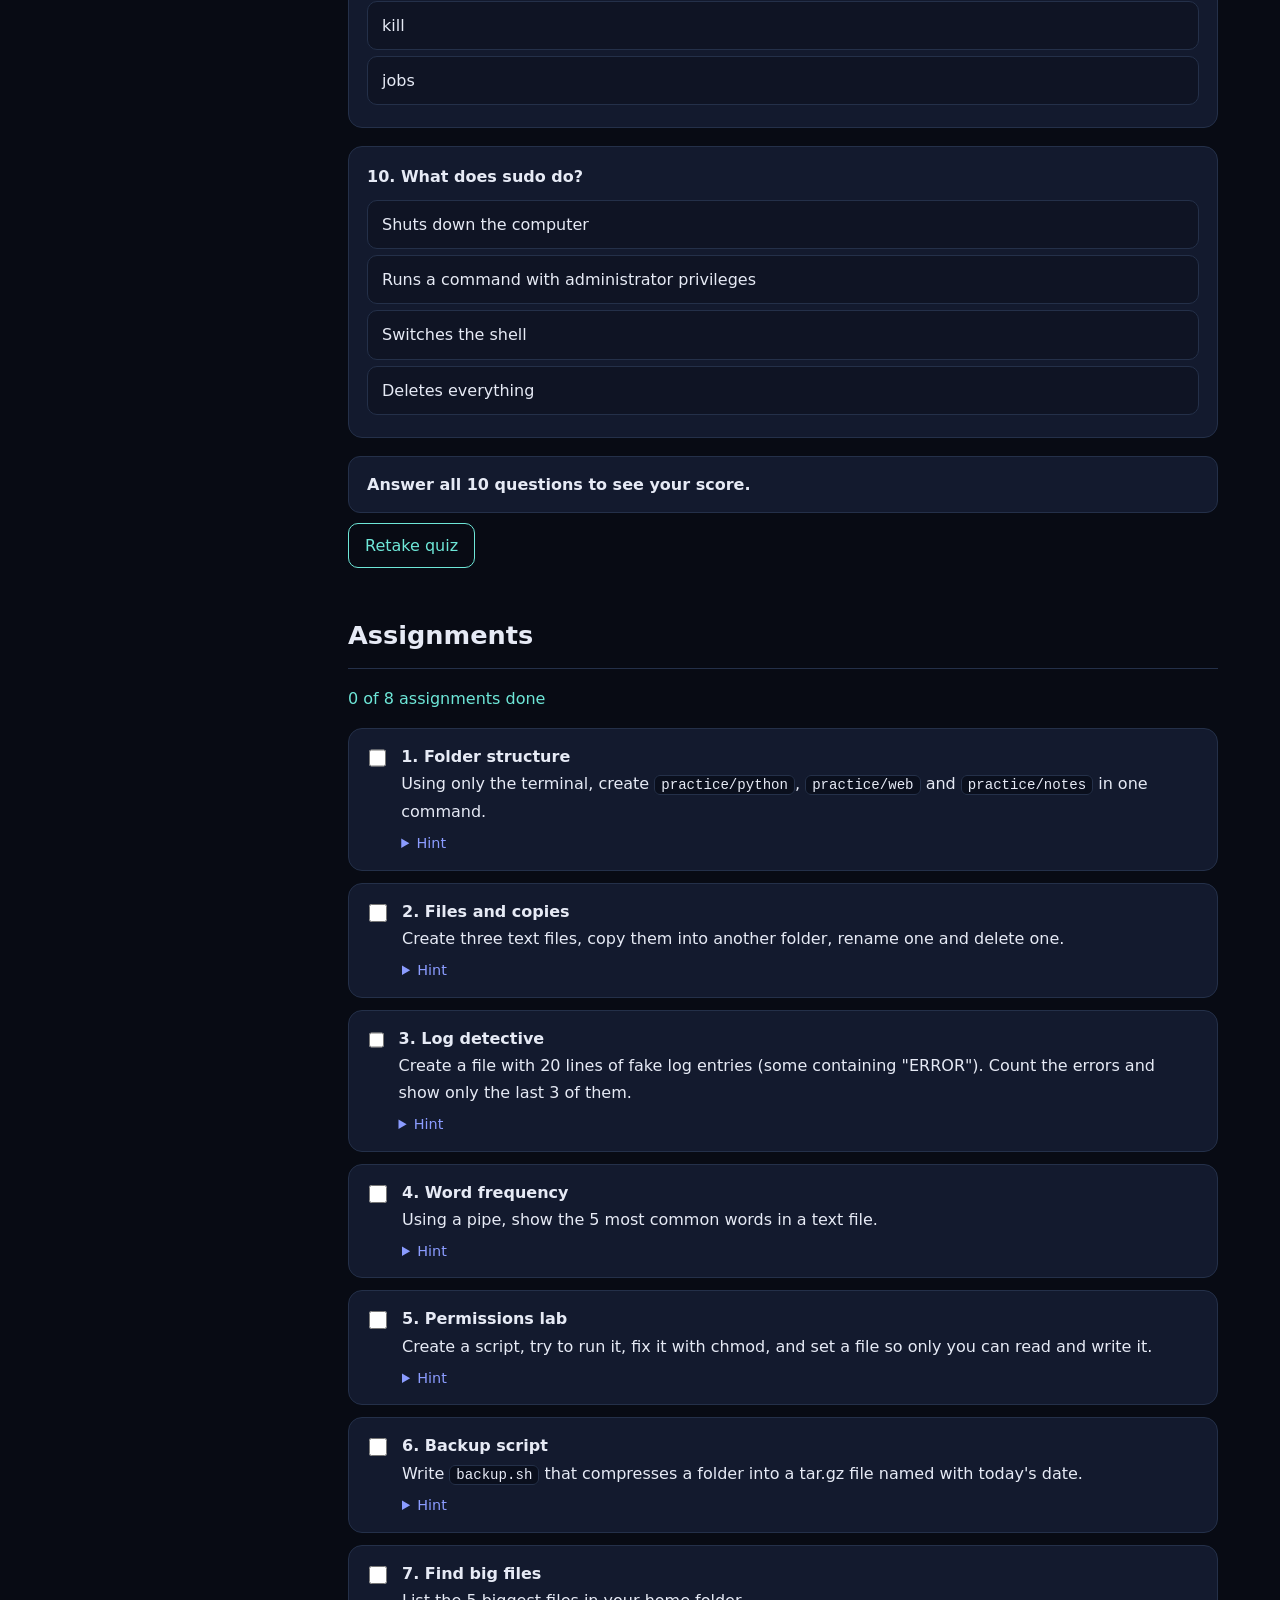
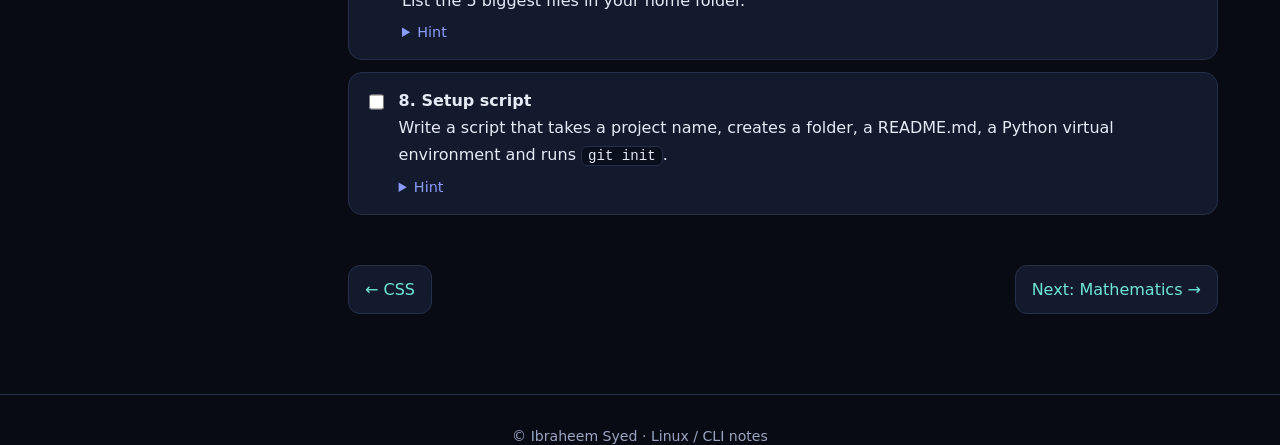
<file: linux.html>
<!doctype html>
<html lang="en">
<head>
<meta charset="utf-8">
<meta name="viewport" content="width=device-width, initial-scale=1">
<title>Linux / CLI Notes | Ibraheem Syed</title>
<meta name="description" content="Linux and command line notes: navigation, files, permissions, text tools, pipes, processes, shell scripting, with quiz and assignments.">
<link rel="stylesheet" href="notes.css">
<script>window.PAGE_ID = "linux"; window.QUIZ = [
 {q:"Which command prints your current directory?", opts:["ls","pwd","cd","whoami"], a:1, why:"pwd = print working directory."},
 {q:"Which command lists files including hidden ones, in long format?", opts:["ls","ls -a","ls -la","dir"], a:2, why:"-l is long format and -a shows hidden files (names starting with a dot)."},
 {q:"What does cd .. do?", opts:["Goes to home","Goes up one directory","Lists files","Deletes the folder"], a:1, why:".. means the parent directory."},
 {q:"Which command creates a new empty folder?", opts:["touch","mkdir","cp","new"], a:1, why:"mkdir makes directories; touch creates empty files."},
 {q:"What does chmod +x script.sh do?", opts:["Deletes the file","Makes the file executable","Hides the file","Copies the file"], a:1, why:"+x adds execute permission."},
 {q:"What does the | (pipe) do?", opts:["Saves output to a file","Sends one command's output into another","Runs commands in the background","Comments out a line"], a:1, why:"cat file | grep word sends cat's output into grep."},
 {q:"Which command searches for text inside files?", opts:["find","grep","locate","cat"], a:1, why:"grep searches contents; find searches for file names and attributes."},
 {q:"Which operator appends output to a file instead of overwriting?", opts:[">",">>","<","|"], a:1, why:">> appends; > overwrites."},
 {q:"Which command shows running processes interactively?", opts:["ps","top","kill","jobs"], a:1, why:"top (or htop) shows live processes and resource usage."},
 {q:"What does sudo do?", opts:["Shuts down the computer","Runs a command with administrator privileges","Switches the shell","Deletes everything"], a:1, why:"sudo = superuser do. Use it carefully."}
];</script>
</head>
<body>
<div id="progress"></div>
<header class="topbar">
  <a class="brand" href="../index.html">IB<span>.</span></a>
  <nav>
    <a href="index.html">All notes</a>
    <a href="../index.html#skills">← Back to portfolio</a>
    <button id="themeBtn" aria-label="Toggle theme">☀</button>
  </nav>
</header>

<div class="layout">
  <aside class="toc" id="toc"></aside>
  <main>
    <div class="hero">
      <div class="tag">🐧 Skill notes</div>
      <h1>Linux / CLI: Beginner to Intermediate</h1>
      <p>Get comfortable in the terminal: move around, manage files, search, chain commands, handle permissions and processes, and write small shell scripts.</p>
      <div class="pills"><span class="pill">10 topics</span><span class="pill">10-question quiz</span><span class="pill">8 assignments</span></div>
    </div>

    <section class="topic" id="intro">
      <h2 data-short="1. Terminal basics">1. Terminal basics <span class="lvl beg">Beginner</span></h2>
      <p>The <b>terminal</b> lets you control the computer by typing commands. The <b>shell</b> (usually Bash or Zsh) reads and runs them. Linux is the family of operating systems behind most servers, and macOS and Windows (via WSL) offer similar shells.</p>
      <pre><code>whoami          # your username
pwd             # where am I? (print working directory)
date            # current date and time
clear           # clean the screen (or Ctrl+L)
man ls          # manual for a command (q to quit)
ls --help       # quick help</code></pre>
      <div class="box tip"><b class="t">Time savers</b>Press <b>Tab</b> to auto-complete names, <b>↑</b> for previous commands, <b>Ctrl+C</b> to stop a running command, and <code>history</code> to see past commands.</div>
      <p>Command anatomy: <code>command -options arguments</code>, e.g. <code>ls -l /home</code>.</p>
    </section>

    <section class="topic" id="nav">
      <h2 data-short="2. Navigating">2. Navigating the file system <span class="lvl beg">Beginner</span></h2>
      <p>Everything starts at the root <code>/</code>. Your home folder is <code>~</code>.</p>
      <table>
        <tr><th>Path</th><th>Meaning</th></tr>
        <tr><td><code>/</code></td><td>root of the whole system</td></tr>
        <tr><td><code>~</code></td><td>your home directory</td></tr>
        <tr><td><code>.</code></td><td>current directory</td></tr>
        <tr><td><code>..</code></td><td>parent directory</td></tr>
        <tr><td><code>/etc</code>, <code>/var</code>, <code>/usr</code>, <code>/home</code></td><td>config, logs/data, programs, users</td></tr>
      </table>
      <pre><code>ls              # list files
ls -l           # long format (permissions, size, date)
ls -a           # include hidden files (start with .)
ls -lh          # human-readable sizes
cd projects     # go into a folder
cd ..           # go up one level
cd ~            # go home (just "cd" works too)
cd -            # go back to the previous folder
tree            # show folders as a tree (if installed)</code></pre>
      <p><b>Absolute</b> paths start with <code>/</code> (<code>/home/ibraheem/notes</code>). <b>Relative</b> paths start from where you are (<code>notes/python</code>).</p>
    </section>

    <section class="topic" id="files">
      <h2 data-short="3. Working with files">3. Creating, copying and deleting <span class="lvl beg">Beginner</span></h2>
      <pre><code>mkdir projects            # new folder
mkdir -p a/b/c            # create nested folders
touch notes.txt           # new empty file
cp notes.txt backup.txt   # copy a file
cp -r folder folder2      # copy a folder (recursive)
mv notes.txt docs/        # move
mv old.txt new.txt        # rename
rm notes.txt              # delete a file
rm -r folder              # delete a folder and its contents
rmdir empty_folder        # delete an empty folder</code></pre>
      <div class="box warn"><b class="t">No recycle bin!</b><code>rm</code> deletes permanently. Double-check before running it, and never run <code>rm -rf</code> with a path you aren't 100% sure about. Use <code>rm -i</code> to be asked for confirmation.</div>
      <h3>Viewing files</h3>
      <pre><code>cat file.txt          # print the whole file
less file.txt         # scroll through (q to quit)
head -n 5 file.txt    # first 5 lines
tail -n 5 file.txt    # last 5 lines
tail -f app.log       # follow a log live
wc -l file.txt        # count lines (-w words, -c bytes)
nano file.txt         # simple text editor (Ctrl+O save, Ctrl+X exit)</code></pre>
    </section>

    <section class="topic" id="search">
      <h2 data-short="4. Searching">4. Searching with find and grep <span class="lvl beg">Beginner</span> <span class="lvl int">Intermediate</span></h2>
      <pre><code>find . -name "*.py"                 # files ending in .py under current folder
find . -type d -name "node_modules" # folders only
find . -size +10M                   # files bigger than 10 MB

grep "error" app.log                # lines containing "error"
grep -i "error" app.log             # ignore case
grep -n "TODO" *.py                 # show line numbers
grep -r "def main" .                # search in all files recursively
grep -v "debug" app.log             # lines NOT containing debug
grep -c "error" app.log             # count matching lines</code></pre>
      <p>Wildcards: <code>*</code> matches anything, <code>?</code> one character, <code>[abc]</code> one of a, b, c. Example: <code>ls *.txt</code>.</p>
    </section>

    <section class="topic" id="pipes">
      <h2 data-short="5. Pipes & redirection">5. Pipes and redirection <span class="lvl int">Intermediate</span></h2>
      <p>Small tools become powerful when chained together.</p>
      <table>
        <tr><th>Symbol</th><th>Meaning</th><th>Example</th></tr>
        <tr><td><code>|</code></td><td>send output to next command</td><td><code>ls | wc -l</code></td></tr>
        <tr><td><code>&gt;</code></td><td>write output to a file (overwrite)</td><td><code>ls &gt; files.txt</code></td></tr>
        <tr><td><code>&gt;&gt;</code></td><td>append to a file</td><td><code>echo hi &gt;&gt; log.txt</code></td></tr>
        <tr><td><code>&lt;</code></td><td>read input from a file</td><td><code>sort &lt; names.txt</code></td></tr>
        <tr><td><code>2&gt;</code></td><td>redirect errors</td><td><code>cmd 2&gt; errors.txt</code></td></tr>
        <tr><td><code>&amp;&amp;</code></td><td>run next only if previous succeeded</td><td><code>mkdir x &amp;&amp; cd x</code></td></tr>
      </table>
      <pre><code>cat names.txt | sort | uniq -c | sort -nr | head -5    # top 5 most frequent lines
history | grep git                                    # find old git commands
ls -l | grep ".py" | wc -l                            # how many Python files?
echo "Hello" &gt; hello.txt                              # create a file with text
cut -d"," -f1 data.csv | sort -u                      # unique values of first CSV column</code></pre>
    </section>

    <section class="topic" id="perms">
      <h2 data-short="6. Permissions">6. Permissions and users <span class="lvl int">Intermediate</span></h2>
      <p>Run <code>ls -l</code> and you'll see something like:</p>
      <pre><code>-rwxr-xr--  1 ibraheem staff  1024 Oct 24 notes.sh
 ↑↑↑↑↑↑↑↑↑
 │└┬┘└┬┘└┬┘
 │ │  │  └── others: r-- (read only)
 │ │  └───── group:  r-x (read, execute)
 │ └──────── owner:  rwx (read, write, execute)
 └────────── type: - file, d directory</code></pre>
      <table>
        <tr><th>Letter</th><th>Number</th><th>Meaning</th></tr>
        <tr><td>r</td><td>4</td><td>read</td></tr>
        <tr><td>w</td><td>2</td><td>write</td></tr>
        <tr><td>x</td><td>1</td><td>execute</td></tr>
      </table>
      <pre><code>chmod +x script.sh        # make executable
chmod 755 script.sh       # owner rwx (7), group r-x (5), others r-x (5)
chmod 644 notes.txt       # owner rw-, others read only
chown user:group file     # change owner (needs sudo)
sudo apt update           # run as administrator (Debian/Ubuntu)</code></pre>
      <div class="box warn"><b class="t">Careful with sudo</b>It bypasses safety checks. Only use it when you understand the command.</div>
    </section>

    <section class="topic" id="process">
      <h2 data-short="7. Processes">7. Processes and system info <span class="lvl int">Intermediate</span></h2>
      <pre><code>ps aux                 # list all processes
top                    # live view (q to quit)
kill 1234              # ask process 1234 to stop
kill -9 1234           # force stop
sleep 60 &amp;             # run in the background
jobs                   # background jobs
df -h                  # disk space
du -sh folder          # size of a folder
free -h                # memory usage
uname -a               # system information</code></pre>
      <p><b>Ctrl+C</b> stops a program, <b>Ctrl+Z</b> pauses it, <code>fg</code> resumes it in the foreground.</p>
    </section>

    <section class="topic" id="env">
      <h2 data-short="8. Env & packages">8. Environment variables and packages <span class="lvl int">Intermediate</span></h2>
      <pre><code>echo $HOME                      # print a variable
export NAME="Ibraheem"          # set for this session
echo "Hi $NAME"
echo $PATH                      # where the shell looks for commands
which python3                   # where a command lives

# Installing software (Debian/Ubuntu)
sudo apt update
sudo apt install git python3-pip

# Python tools
python3 -m venv venv
source venv/bin/activate
pip install requests</code></pre>
      <p>Aliases save typing: <code>alias ll="ls -lah"</code>. Add it to <code>~/.bashrc</code> (or <code>~/.zshrc</code>) to keep it permanently.</p>
      <h3>Handy extras</h3>
      <pre><code>curl https://example.com        # fetch a web page
wget URL                        # download a file
tar -czf backup.tar.gz folder   # compress a folder
tar -xzf backup.tar.gz          # extract
ssh user@server                 # connect to another machine
git init &amp;&amp; git add . &amp;&amp; git commit -m "first commit"</code></pre>
    </section>

    <section class="topic" id="scripts">
      <h2 data-short="9. Shell scripting">9. Shell scripting basics <span class="lvl int">Intermediate</span></h2>
      <p>A script is a file of commands. Create <code>hello.sh</code>:</p>
      <pre><code>#!/bin/bash
# greet.sh: a small example script

name=${1:-friend}            # first argument, default "friend"
echo "Hello, $name!"

if [ -d "projects" ]; then
  echo "projects folder exists"
else
  mkdir projects
  echo "created projects folder"
fi

for file in *.txt; do
  echo "Found: $file"
done

count=$(ls | wc -l)
echo "This folder has $count items"</code></pre>
      <pre><code>chmod +x greet.sh
./greet.sh Ibraheem</code></pre>
      <h3>Useful test flags</h3>
      <p><code>-f</code> file exists, <code>-d</code> directory exists, <code>-z</code> string is empty, <code>-eq</code> numbers equal, <code>-lt</code> less than, <code>-gt</code> greater than.</p>
      <div class="box note"><b class="t">Tip</b>Quote your variables ("$name") so spaces don't break your script, and use <code>set -e</code> to stop on the first error.</div>
    </section>

    <section class="topic" id="cheat">
      <h2 data-short="10. Cheat sheet">10. Quick cheat sheet <span class="lvl beg">Beginner</span></h2>
      <table>
        <tr><th>Task</th><th>Command</th></tr>
        <tr><td>Where am I?</td><td><code>pwd</code></td></tr>
        <tr><td>List files</td><td><code>ls -lah</code></td></tr>
        <tr><td>Change folder</td><td><code>cd</code></td></tr>
        <tr><td>Make folder / file</td><td><code>mkdir</code> / <code>touch</code></td></tr>
        <tr><td>Copy / move / delete</td><td><code>cp</code> / <code>mv</code> / <code>rm</code></td></tr>
        <tr><td>Read a file</td><td><code>cat</code>, <code>less</code>, <code>head</code>, <code>tail</code></td></tr>
        <tr><td>Search text / files</td><td><code>grep</code> / <code>find</code></td></tr>
        <tr><td>Permissions</td><td><code>chmod</code>, <code>chown</code></td></tr>
        <tr><td>Processes</td><td><code>ps</code>, <code>top</code>, <code>kill</code></td></tr>
        <tr><td>Help</td><td><code>man</code>, <code>--help</code></td></tr>
      </table>
    </section>

    <section class="topic" id="quiz-section">
      <h2 data-short="Quiz">Quiz time <span class="lvl">10 questions</span></h2>
      <div id="quiz"></div>
    </section>

    <section class="topic" id="assignments">
      <h2 data-short="Assignments">Assignments</h2>
      <p id="taskCount" style="color:var(--accent)"></p>
      <label class="task"><input type="checkbox"><div><strong>1. Folder structure</strong><br>Using only the terminal, create <code>practice/python</code>, <code>practice/web</code> and <code>practice/notes</code> in one command.<details><summary>Hint</summary><code>mkdir -p practice/{python,web,notes}</code></details></div></label>
      <label class="task"><input type="checkbox"><div><strong>2. Files and copies</strong><br>Create three text files, copy them into another folder, rename one and delete one.<details><summary>Hint</summary>touch, cp, mv, rm.</details></div></label>
      <label class="task"><input type="checkbox"><div><strong>3. Log detective</strong><br>Create a file with 20 lines of fake log entries (some containing "ERROR"). Count the errors and show only the last 3 of them.<details><summary>Hint</summary><code>grep ERROR log.txt | tail -3</code> and <code>grep -c</code>.</details></div></label>
      <label class="task"><input type="checkbox"><div><strong>4. Word frequency</strong><br>Using a pipe, show the 5 most common words in a text file.<details><summary>Hint</summary><code>tr -s ' ' '\n' | sort | uniq -c | sort -nr | head -5</code></details></div></label>
      <label class="task"><input type="checkbox"><div><strong>5. Permissions lab</strong><br>Create a script, try to run it, fix it with chmod, and set a file so only you can read and write it.<details><summary>Hint</summary>chmod +x, then chmod 600 file.</details></div></label>
      <label class="task"><input type="checkbox"><div><strong>6. Backup script</strong><br>Write <code>backup.sh</code> that compresses a folder into a tar.gz file named with today's date.<details><summary>Hint</summary><code>$(date +%F)</code> gives 2026-10-24.</details></div></label>
      <label class="task"><input type="checkbox"><div><strong>7. Find big files</strong><br>List the 5 biggest files in your home folder.<details><summary>Hint</summary><code>find ~ -type f -exec du -h {} + | sort -rh | head -5</code></details></div></label>
      <label class="task"><input type="checkbox"><div><strong>8. Setup script</strong><br>Write a script that takes a project name, creates a folder, a README.md, a Python virtual environment and runs <code>git init</code>.<details><summary>Hint</summary>Use $1 for the name and &amp;&amp; to chain steps.</details></div></label>
    </section>

    <div class="pager">
      <a href="css.html">← CSS</a>
      <a href="mathematics.html">Next: Mathematics →</a>
    </div>
  </main>
</div>
<footer class="site">© Ibraheem Syed · Linux / CLI notes</footer>
<script src="notes.js"></script>
</body>
</html>
</file>
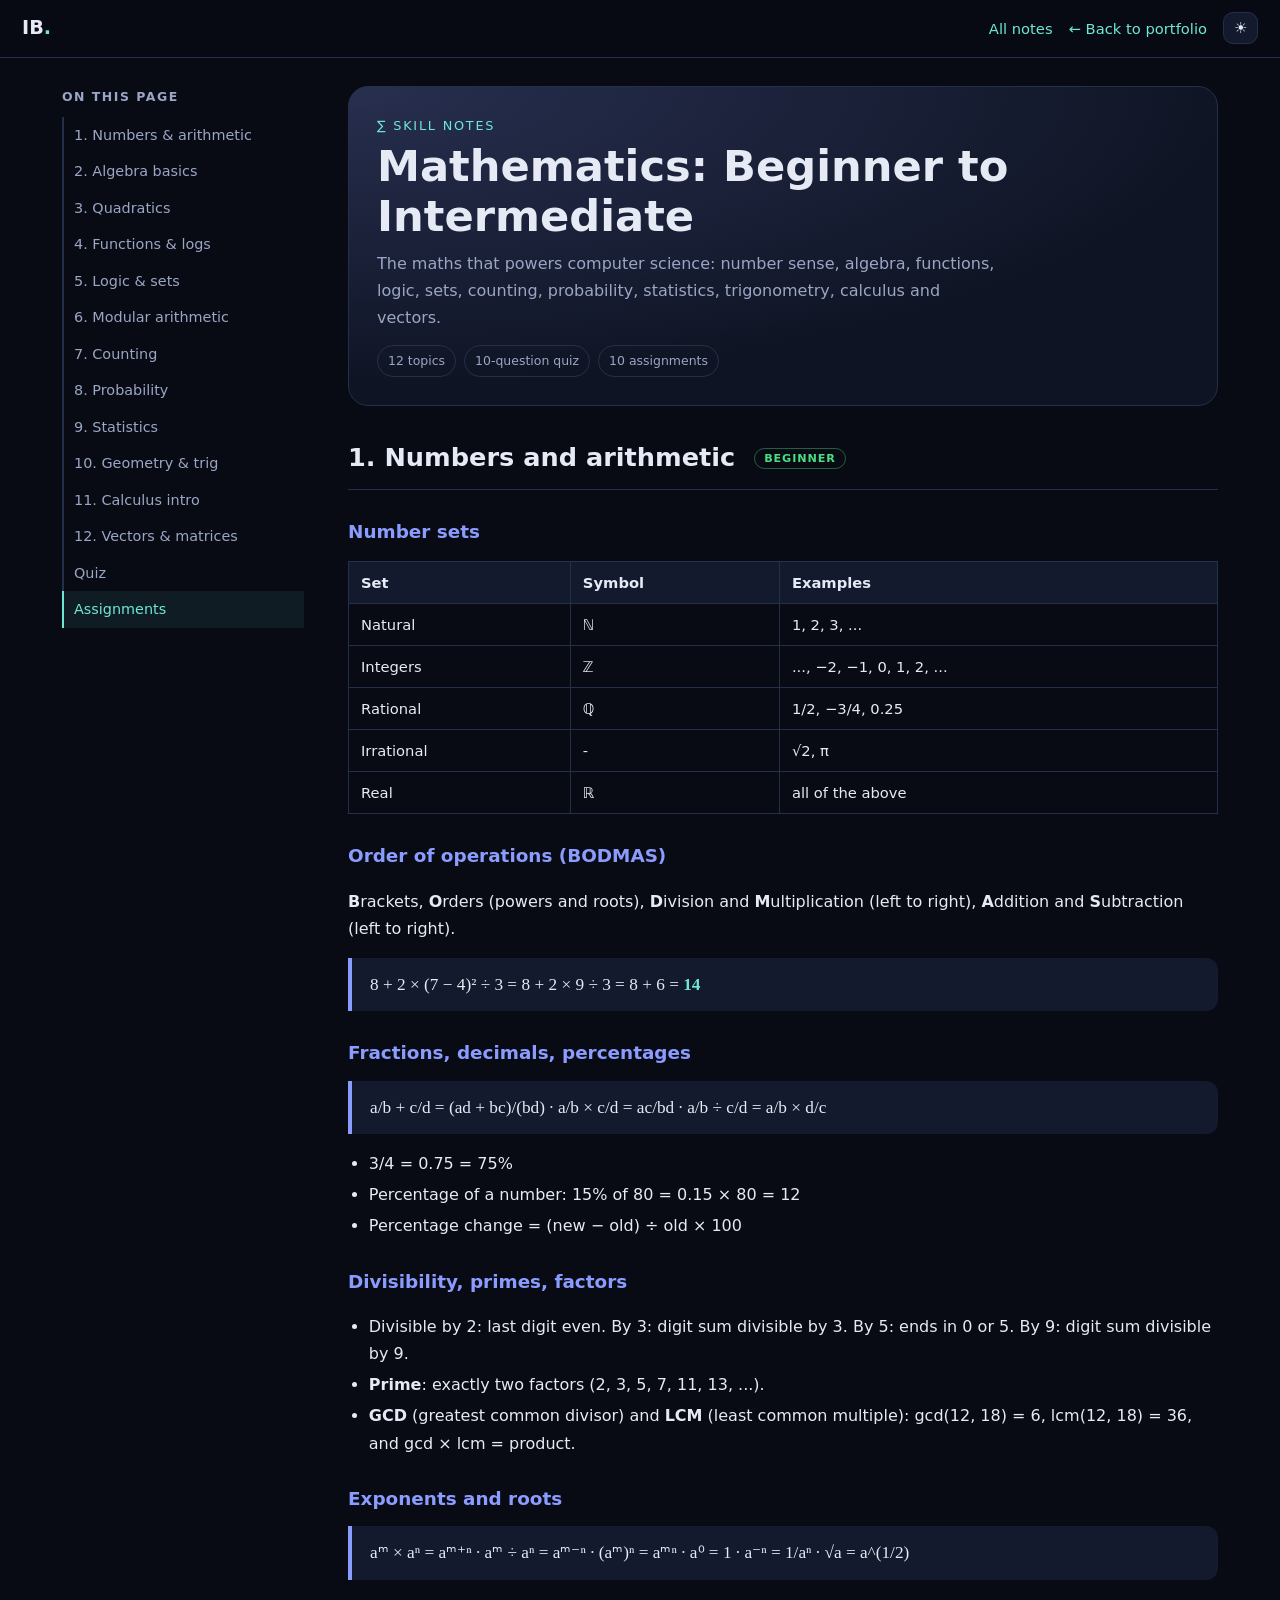
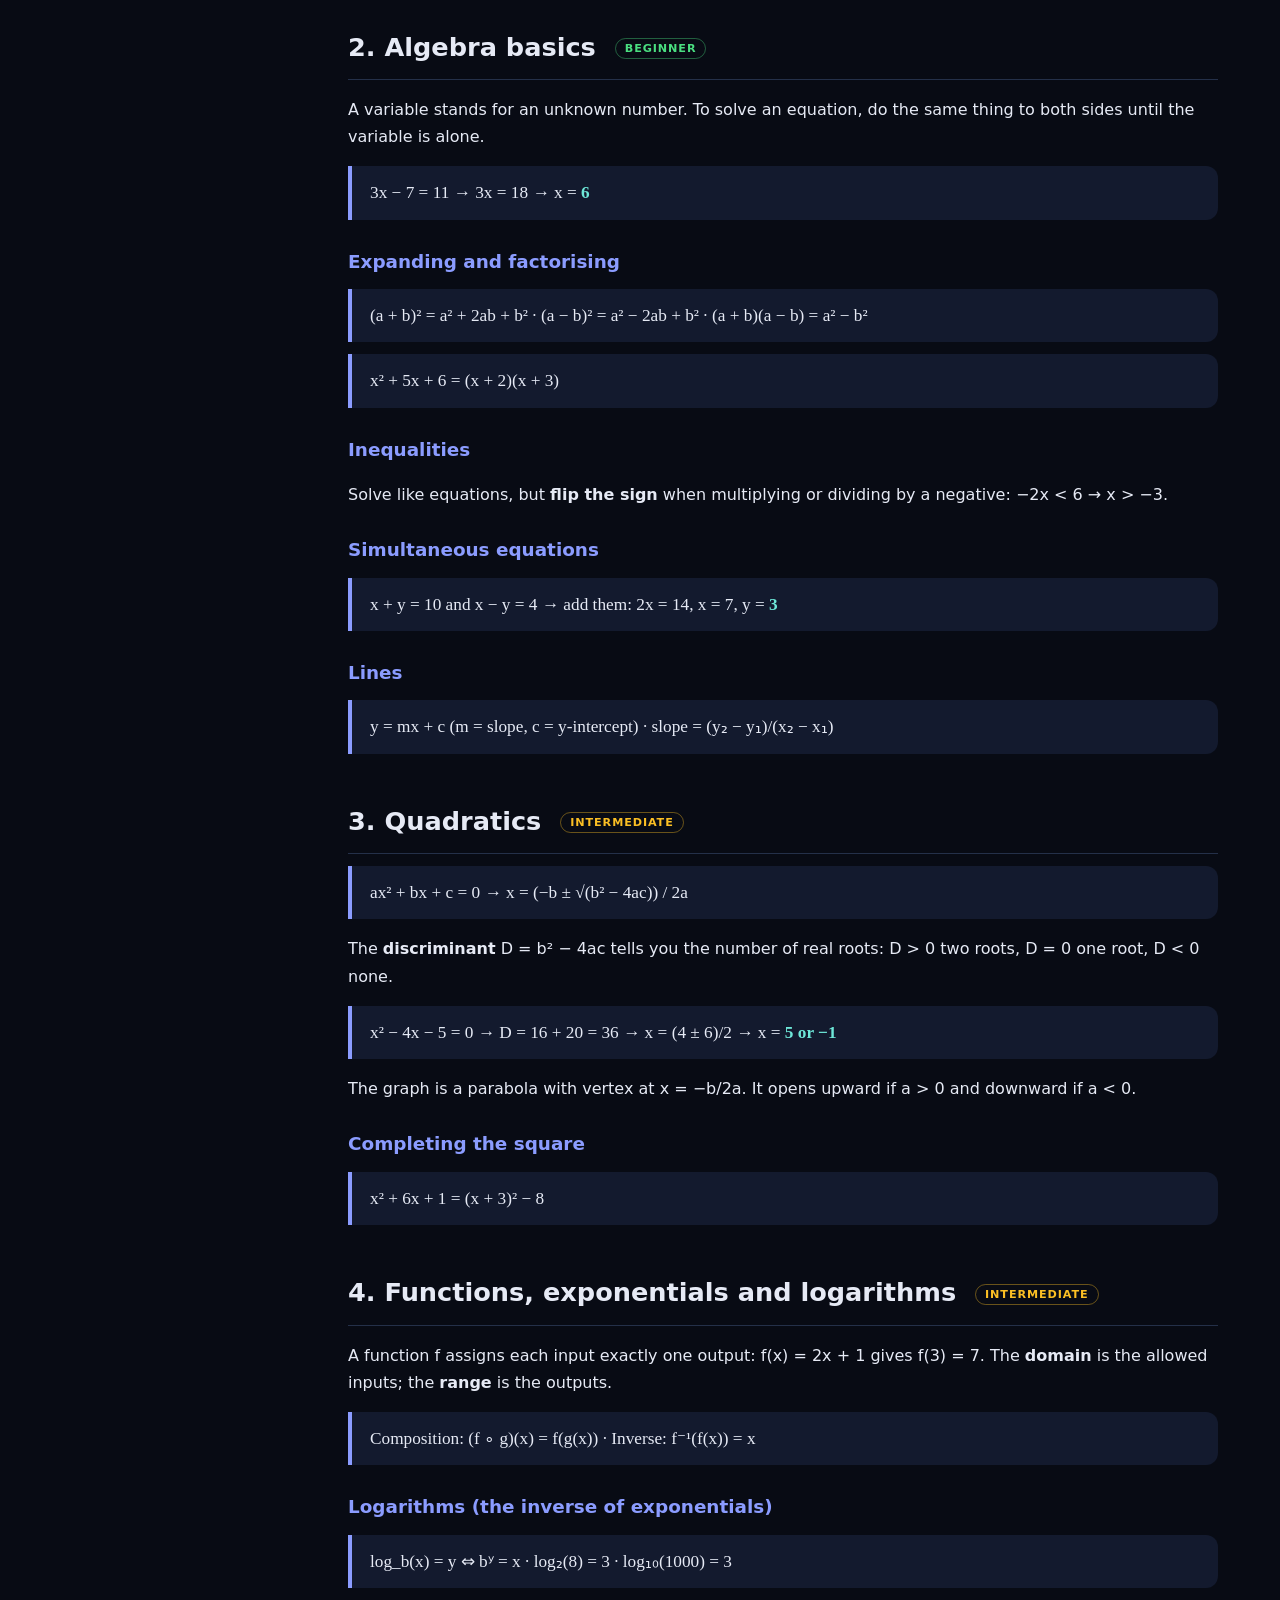
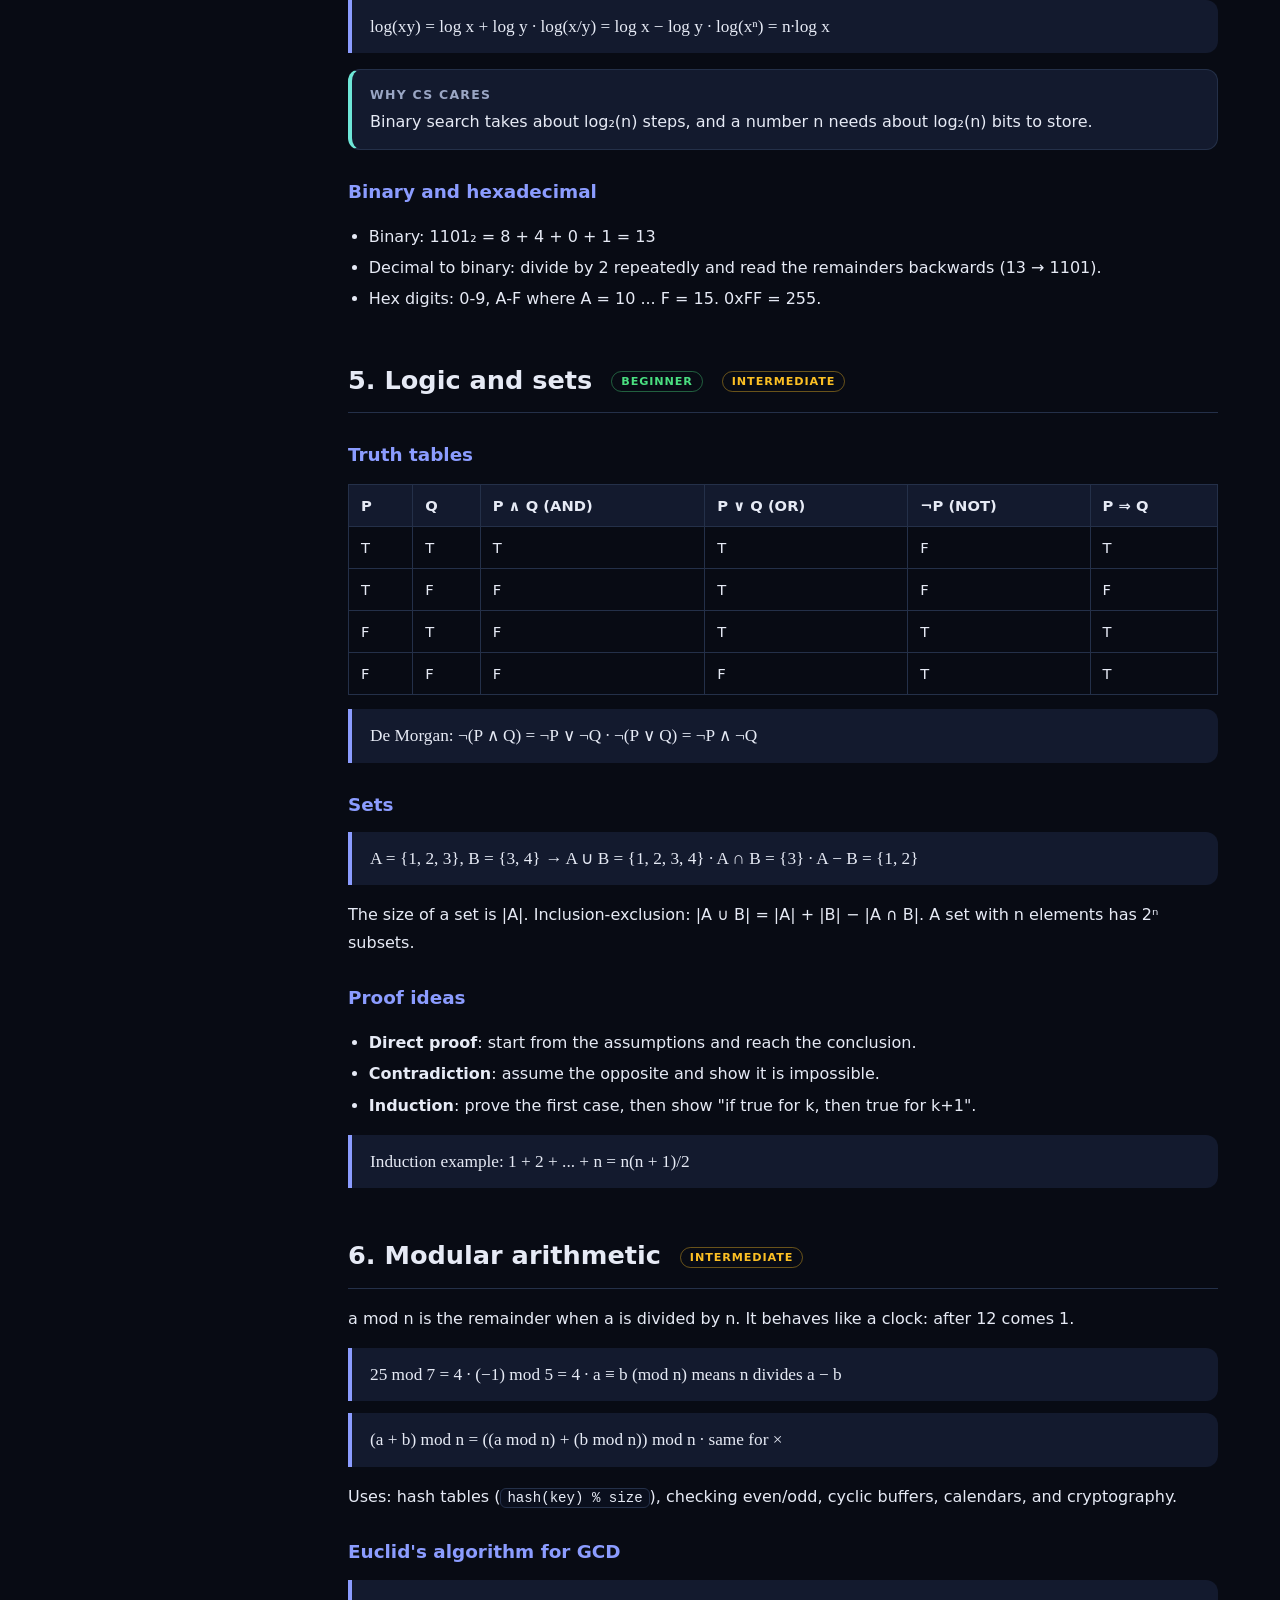
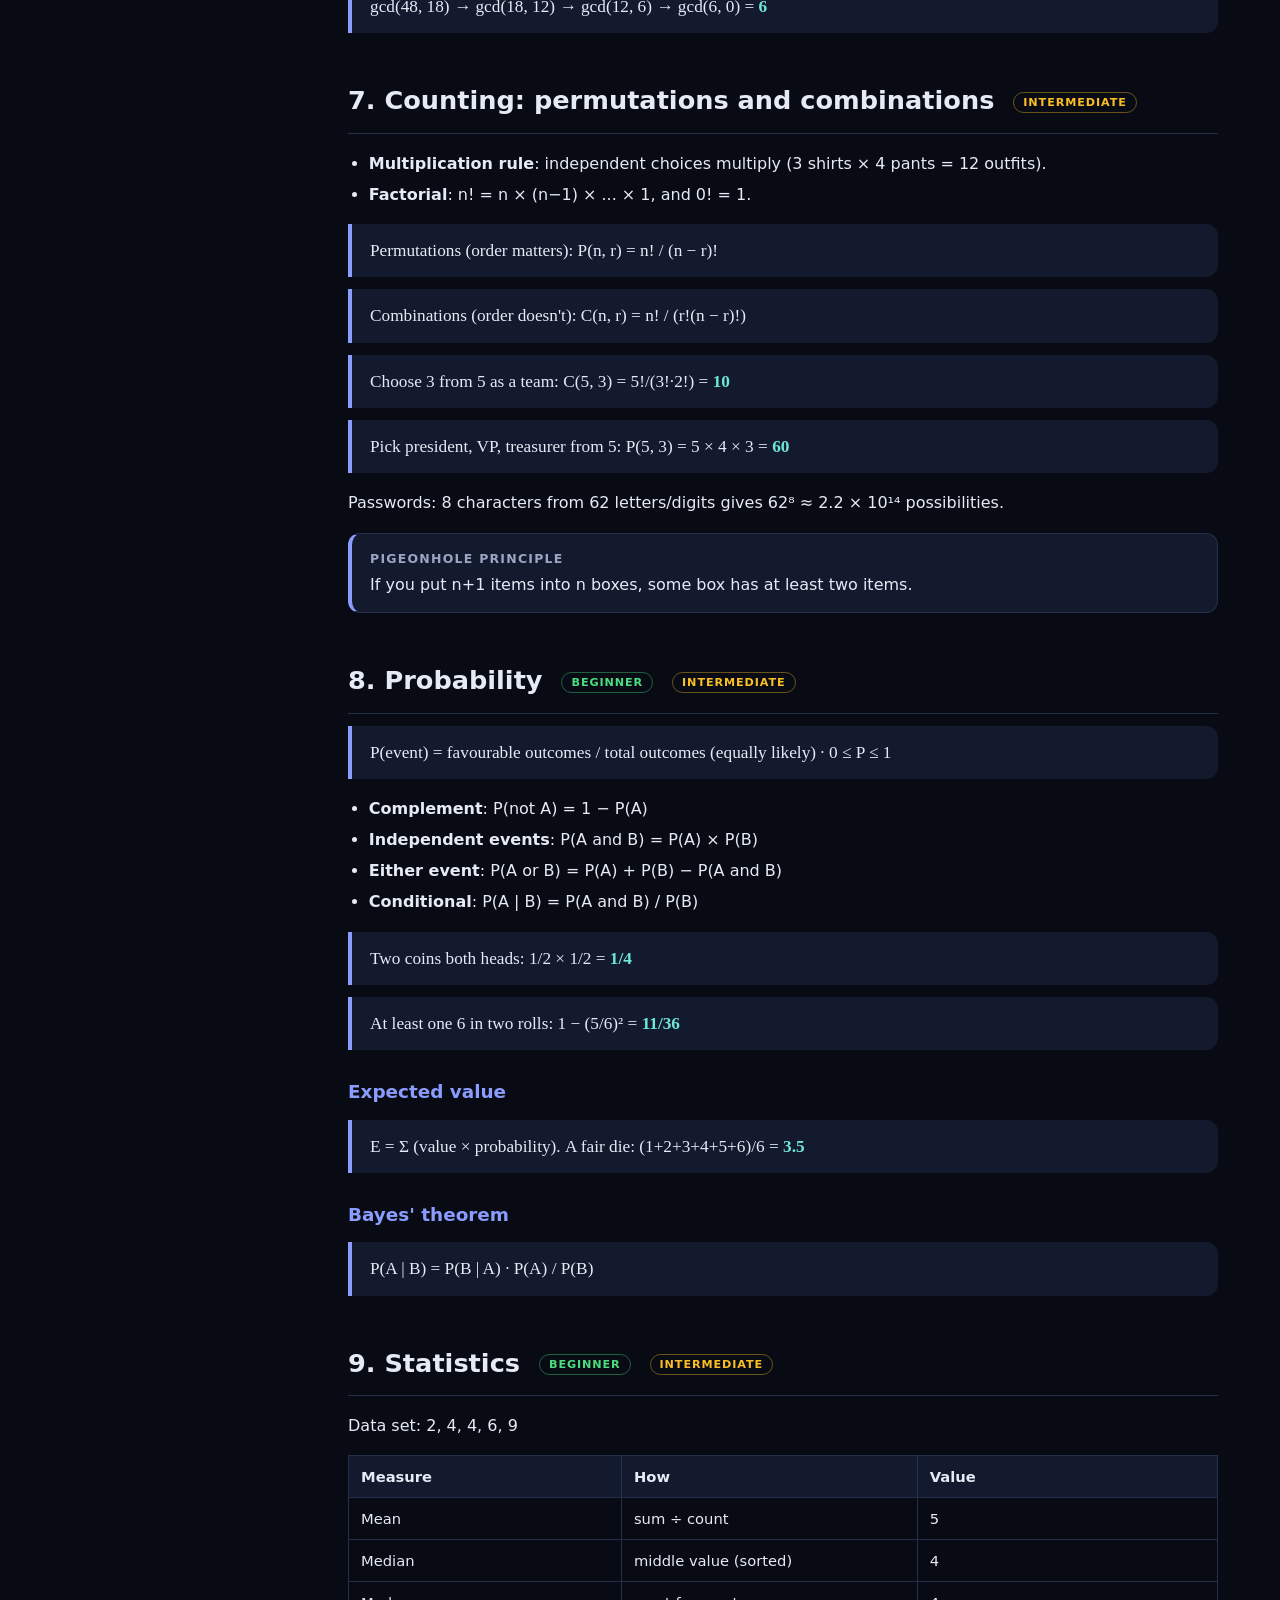
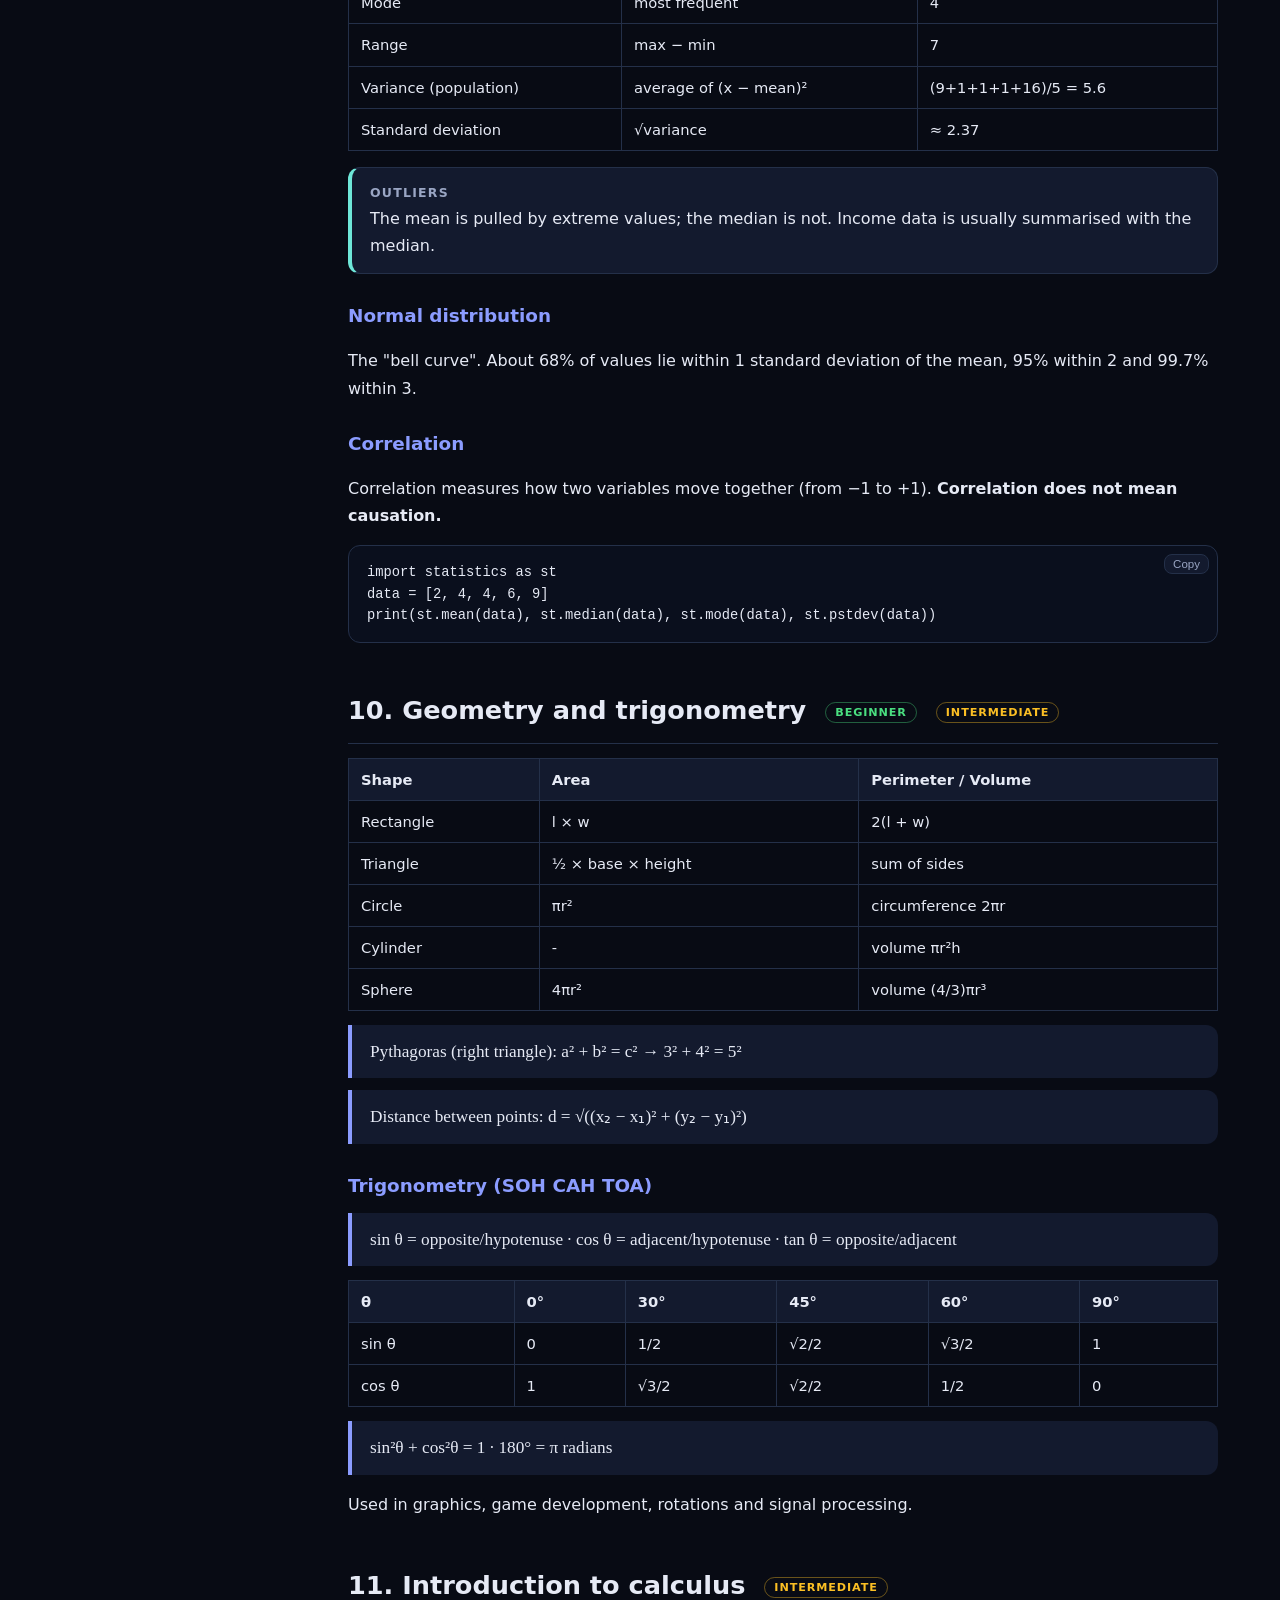
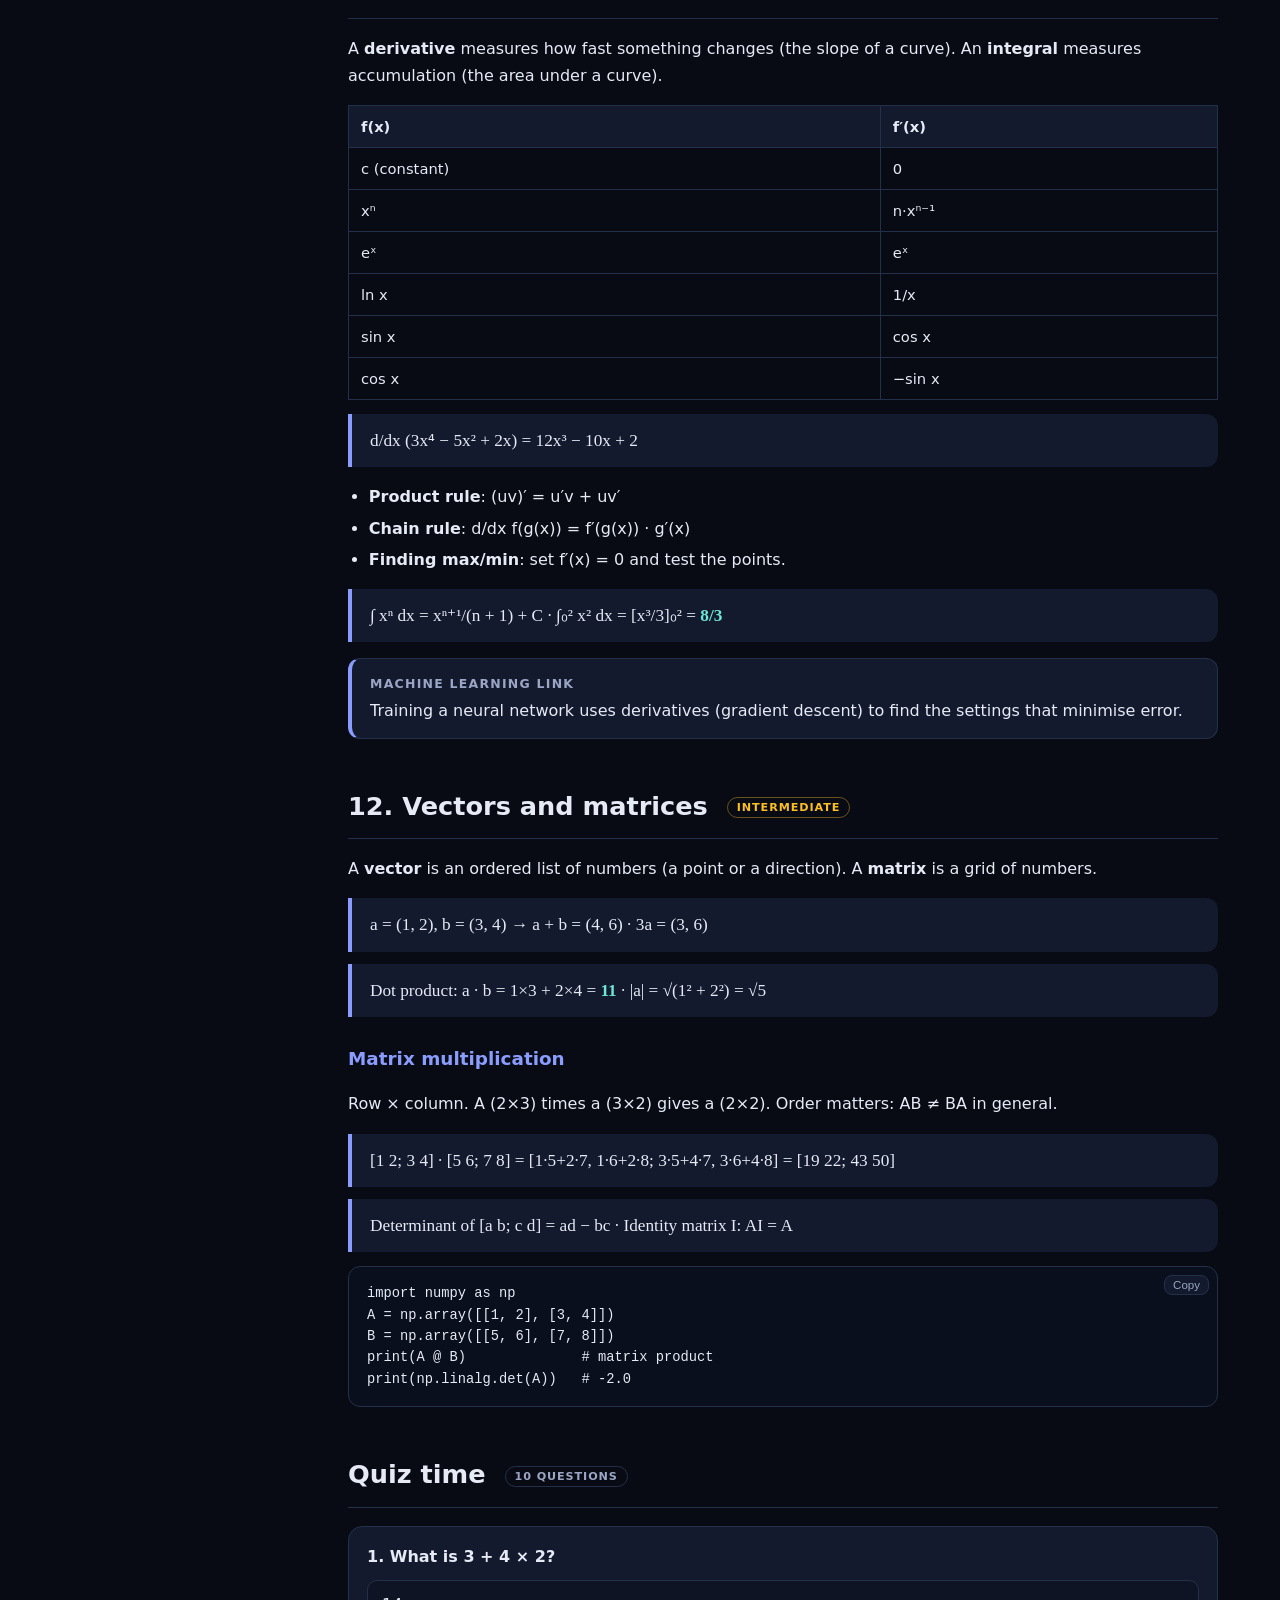
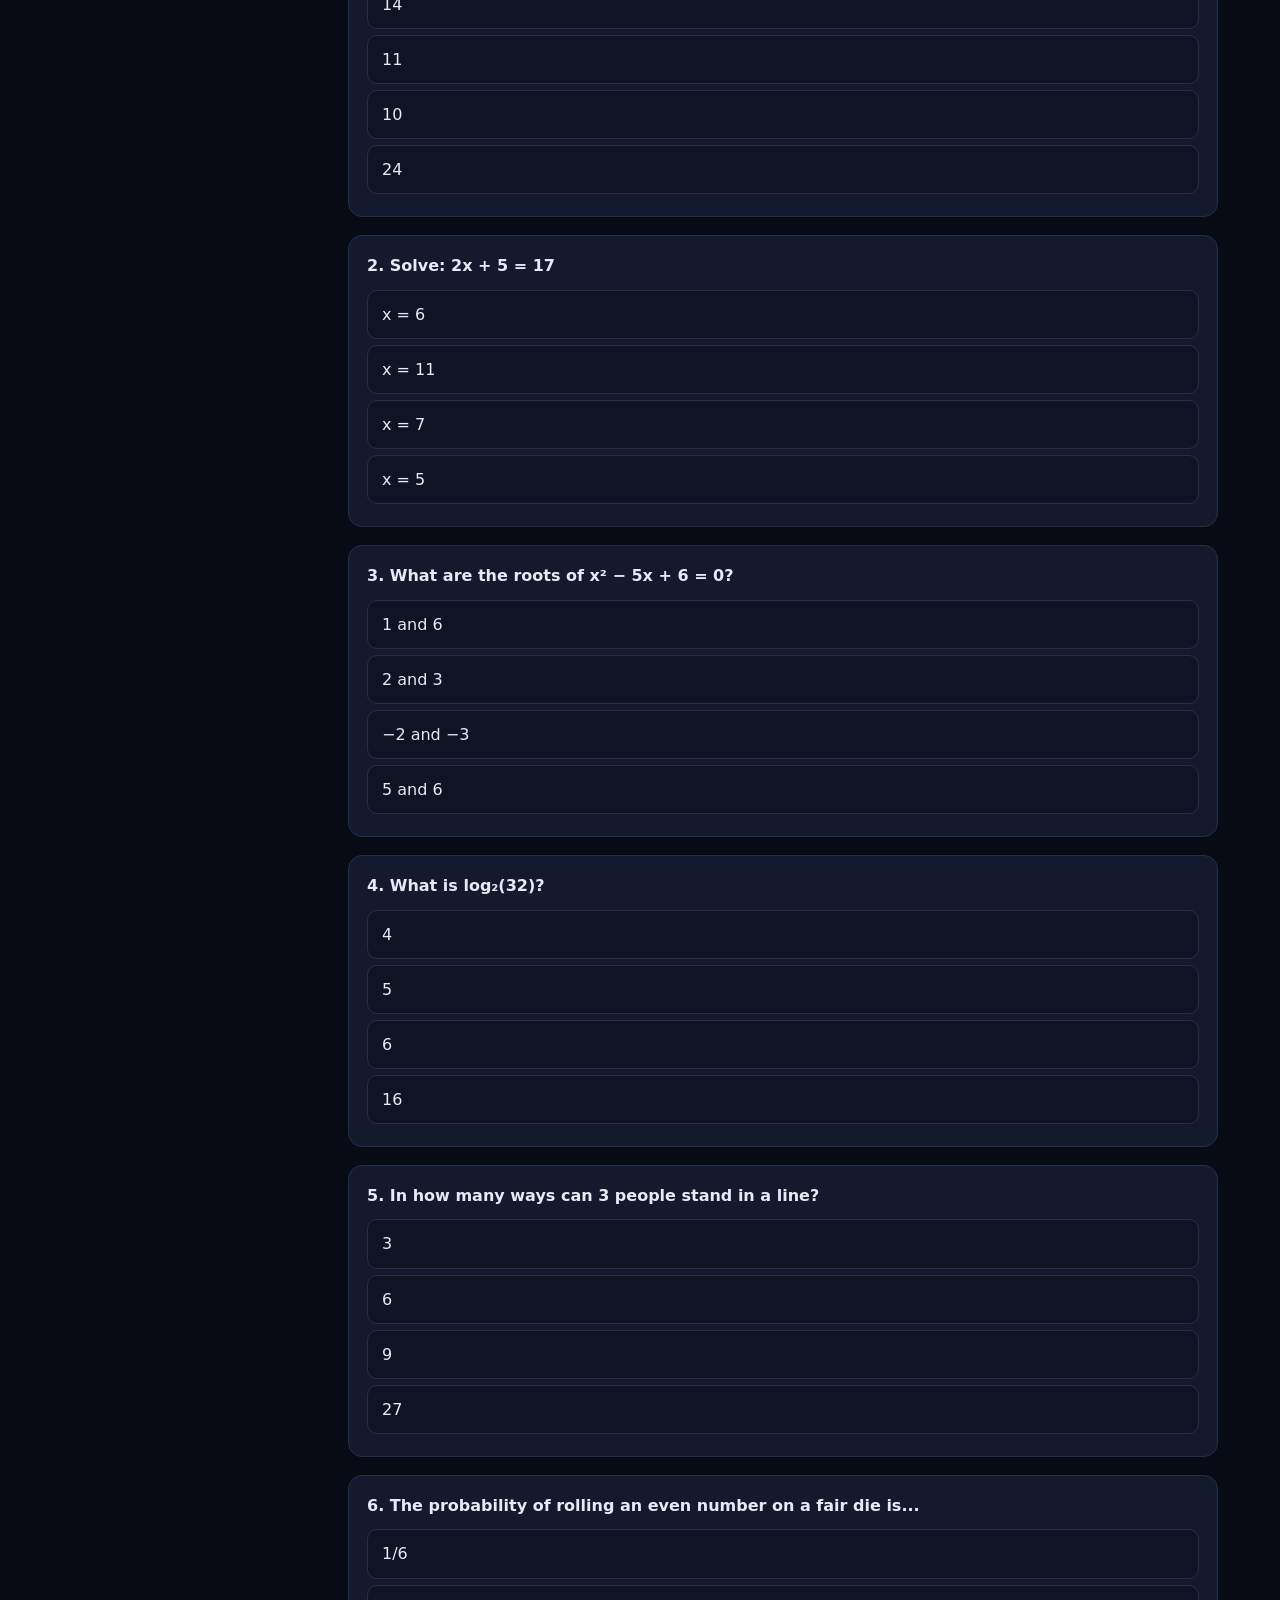
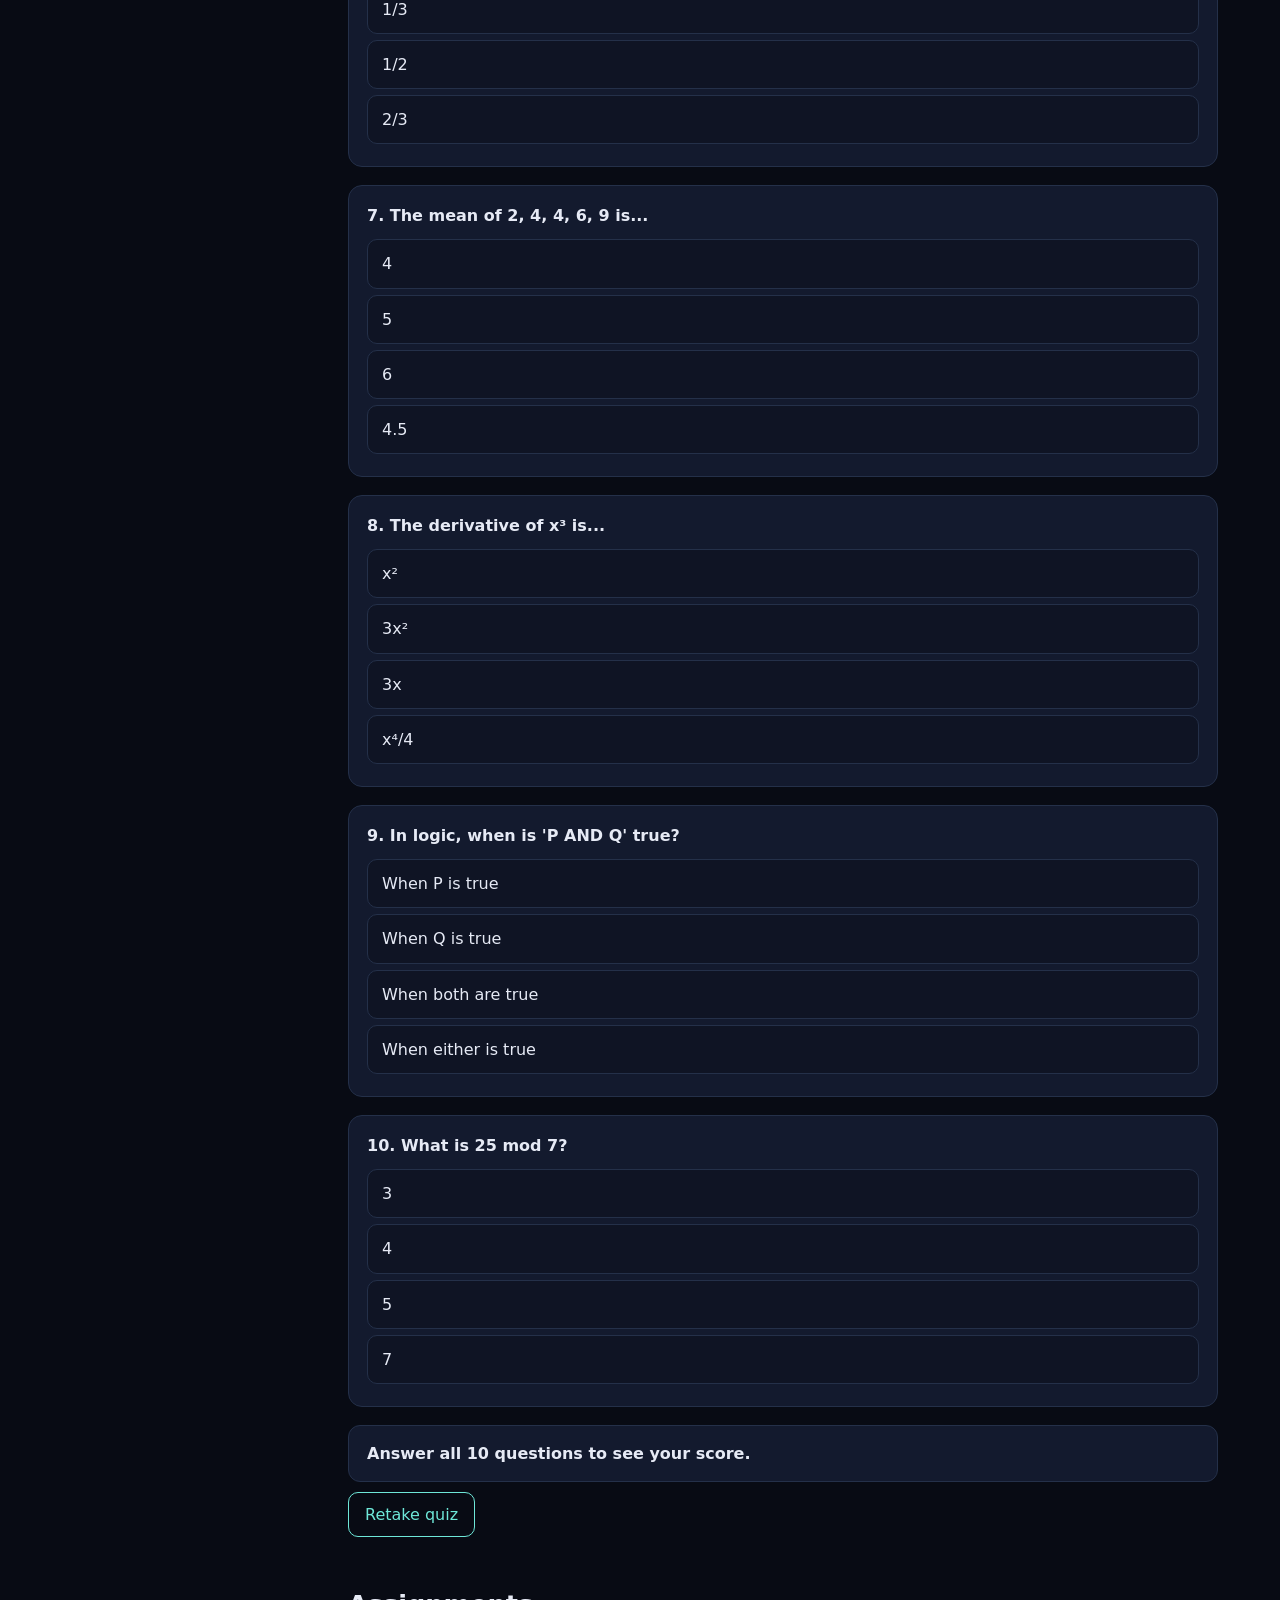
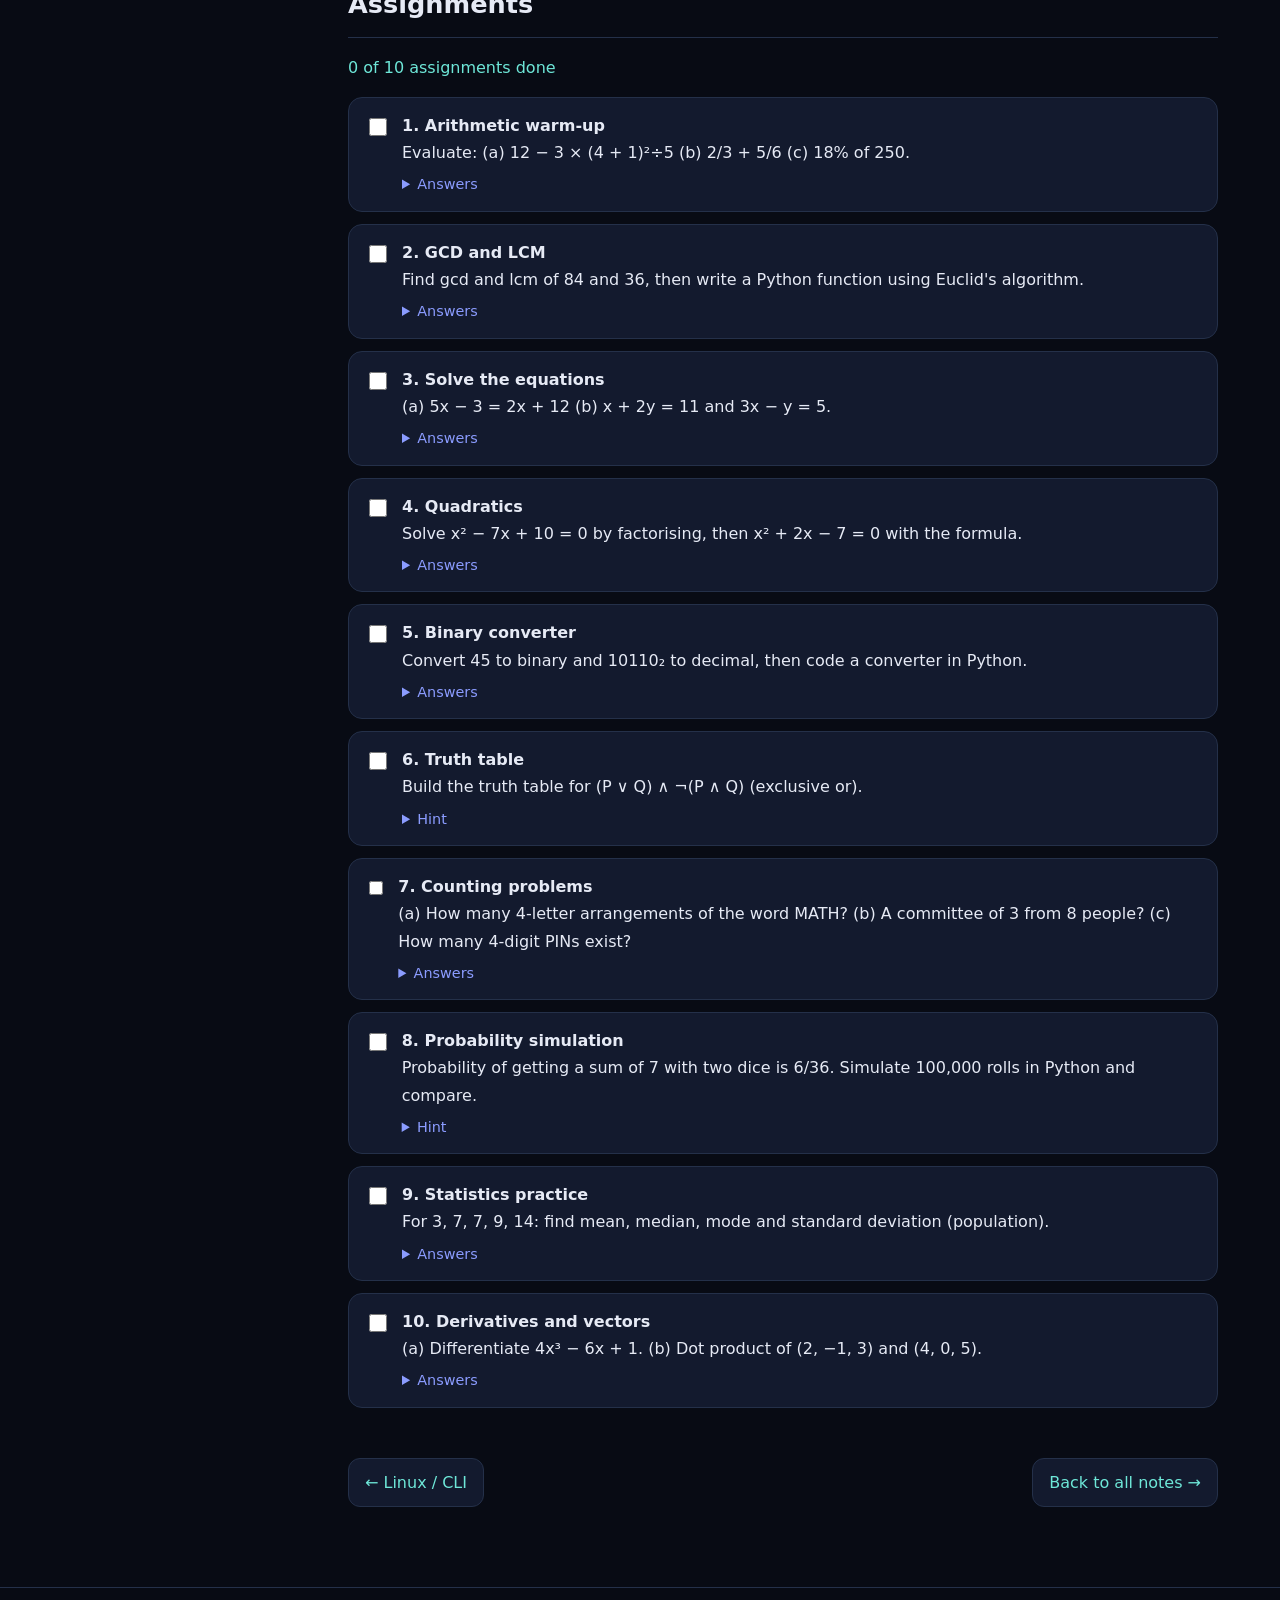
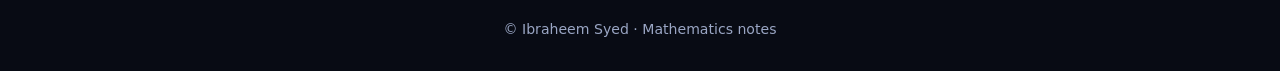
<file: mathematics.html>
<!doctype html>
<html lang="en">
<head>
<meta charset="utf-8">
<meta name="viewport" content="width=device-width, initial-scale=1">
<title>Mathematics Notes | Ibraheem Syed</title>
<meta name="description" content="Mathematics notes for computer science: number sense, algebra, functions, logic and sets, combinatorics, probability, statistics, trigonometry, calculus and linear algebra basics.">
<link rel="stylesheet" href="notes.css">
<style>
  .eq{margin:12px 0;padding:12px 18px;border-left:4px solid var(--accent-2);background:var(--card);border-radius:0 12px 12px 0;font-family:"Cambria Math","STIX Two Math",Georgia,serif;font-size:1.08rem}
  .ans{color:var(--accent);font-weight:600}
</style>
<script>window.PAGE_ID = "mathematics"; window.QUIZ = [
 {q:"What is 3 + 4 × 2?", opts:["14","11","10","24"], a:1, why:"Multiplication comes before addition (BODMAS/PEMDAS): 4 × 2 = 8, then 3 + 8 = 11."},
 {q:"Solve: 2x + 5 = 17", opts:["x = 6","x = 11","x = 7","x = 5"], a:0, why:"2x = 12, so x = 6."},
 {q:"What are the roots of x² − 5x + 6 = 0?", opts:["1 and 6","2 and 3","−2 and −3","5 and 6"], a:1, why:"x² − 5x + 6 = (x − 2)(x − 3), so x = 2 or 3."},
 {q:"What is log₂(32)?", opts:["4","5","6","16"], a:1, why:"2⁵ = 32, so log₂(32) = 5."},
 {q:"In how many ways can 3 people stand in a line?", opts:["3","6","9","27"], a:1, why:"3! = 3 × 2 × 1 = 6."},
 {q:"The probability of rolling an even number on a fair die is...", opts:["1/6","1/3","1/2","2/3"], a:2, why:"Even outcomes are 2, 4, 6: three of six, so 1/2."},
 {q:"The mean of 2, 4, 4, 6, 9 is...", opts:["4","5","6","4.5"], a:1, why:"Sum is 25; 25 ÷ 5 = 5."},
 {q:"The derivative of x³ is...", opts:["x²","3x²","3x","x⁴/4"], a:1, why:"Power rule: d/dx xⁿ = n·xⁿ⁻¹, so 3x²."},
 {q:"In logic, when is 'P AND Q' true?", opts:["When P is true","When Q is true","When both are true","When either is true"], a:2, why:"AND needs both statements to be true."},
 {q:"What is 25 mod 7?", opts:["3","4","5","7"], a:1, why:"25 = 3 × 7 + 4, so the remainder is 4."}
];</script>
</head>
<body>
<div id="progress"></div>
<header class="topbar">
  <a class="brand" href="../index.html">IB<span>.</span></a>
  <nav>
    <a href="index.html">All notes</a>
    <a href="../index.html#skills">← Back to portfolio</a>
    <button id="themeBtn" aria-label="Toggle theme">☀</button>
  </nav>
</header>

<div class="layout">
  <aside class="toc" id="toc"></aside>
  <main>
    <div class="hero">
      <div class="tag">∑ Skill notes</div>
      <h1>Mathematics: Beginner to Intermediate</h1>
      <p>The maths that powers computer science: number sense, algebra, functions, logic, sets, counting, probability, statistics, trigonometry, calculus and vectors.</p>
      <div class="pills"><span class="pill">12 topics</span><span class="pill">10-question quiz</span><span class="pill">10 assignments</span></div>
    </div>

    <section class="topic" id="numbers">
      <h2 data-short="1. Numbers & arithmetic">1. Numbers and arithmetic <span class="lvl beg">Beginner</span></h2>
      <h3>Number sets</h3>
      <table>
        <tr><th>Set</th><th>Symbol</th><th>Examples</th></tr>
        <tr><td>Natural</td><td>ℕ</td><td>1, 2, 3, ...</td></tr>
        <tr><td>Integers</td><td>ℤ</td><td>..., −2, −1, 0, 1, 2, ...</td></tr>
        <tr><td>Rational</td><td>ℚ</td><td>1/2, −3/4, 0.25</td></tr>
        <tr><td>Irrational</td><td>-</td><td>√2, π</td></tr>
        <tr><td>Real</td><td>ℝ</td><td>all of the above</td></tr>
      </table>
      <h3>Order of operations (BODMAS)</h3>
      <p><b>B</b>rackets, <b>O</b>rders (powers and roots), <b>D</b>ivision and <b>M</b>ultiplication (left to right), <b>A</b>ddition and <b>S</b>ubtraction (left to right).</p>
      <div class="eq">8 + 2 × (7 − 4)² ÷ 3 = 8 + 2 × 9 ÷ 3 = 8 + 6 = <span class="ans">14</span></div>
      <h3>Fractions, decimals, percentages</h3>
      <div class="eq">a/b + c/d = (ad + bc)/(bd)  ·  a/b × c/d = ac/bd  ·  a/b ÷ c/d = a/b × d/c</div>
      <ul>
        <li>3/4 = 0.75 = 75%</li>
        <li>Percentage of a number: 15% of 80 = 0.15 × 80 = 12</li>
        <li>Percentage change = (new − old) ÷ old × 100</li>
      </ul>
      <h3>Divisibility, primes, factors</h3>
      <ul>
        <li>Divisible by 2: last digit even. By 3: digit sum divisible by 3. By 5: ends in 0 or 5. By 9: digit sum divisible by 9.</li>
        <li><b>Prime</b>: exactly two factors (2, 3, 5, 7, 11, 13, ...).</li>
        <li><b>GCD</b> (greatest common divisor) and <b>LCM</b> (least common multiple): gcd(12, 18) = 6, lcm(12, 18) = 36, and gcd × lcm = product.</li>
      </ul>
      <h3>Exponents and roots</h3>
      <div class="eq">aᵐ × aⁿ = aᵐ⁺ⁿ  ·  aᵐ ÷ aⁿ = aᵐ⁻ⁿ  ·  (aᵐ)ⁿ = aᵐⁿ  ·  a⁰ = 1  ·  a⁻ⁿ = 1/aⁿ  ·  √a = a^(1/2)</div>
    </section>

    <section class="topic" id="algebra">
      <h2 data-short="2. Algebra basics">2. Algebra basics <span class="lvl beg">Beginner</span></h2>
      <p>A variable stands for an unknown number. To solve an equation, do the same thing to both sides until the variable is alone.</p>
      <div class="eq">3x − 7 = 11 → 3x = 18 → x = <span class="ans">6</span></div>
      <h3>Expanding and factorising</h3>
      <div class="eq">(a + b)² = a² + 2ab + b²  ·  (a − b)² = a² − 2ab + b²  ·  (a + b)(a − b) = a² − b²</div>
      <div class="eq">x² + 5x + 6 = (x + 2)(x + 3)</div>
      <h3>Inequalities</h3>
      <p>Solve like equations, but <b>flip the sign</b> when multiplying or dividing by a negative: −2x &lt; 6 → x &gt; −3.</p>
      <h3>Simultaneous equations</h3>
      <div class="eq">x + y = 10 and x − y = 4 → add them: 2x = 14, x = 7, y = <span class="ans">3</span></div>
      <h3>Lines</h3>
      <div class="eq">y = mx + c (m = slope, c = y-intercept)  ·  slope = (y₂ − y₁)/(x₂ − x₁)</div>
    </section>

    <section class="topic" id="quadratics">
      <h2 data-short="3. Quadratics">3. Quadratics <span class="lvl int">Intermediate</span></h2>
      <div class="eq">ax² + bx + c = 0 → x = (−b ± √(b² − 4ac)) / 2a</div>
      <p>The <b>discriminant</b> D = b² − 4ac tells you the number of real roots: D &gt; 0 two roots, D = 0 one root, D &lt; 0 none.</p>
      <div class="eq">x² − 4x − 5 = 0 → D = 16 + 20 = 36 → x = (4 ± 6)/2 → x = <span class="ans">5 or −1</span></div>
      <p>The graph is a parabola with vertex at x = −b/2a. It opens upward if a &gt; 0 and downward if a &lt; 0.</p>
      <h3>Completing the square</h3>
      <div class="eq">x² + 6x + 1 = (x + 3)² − 8</div>
    </section>

    <section class="topic" id="functions">
      <h2 data-short="4. Functions & logs">4. Functions, exponentials and logarithms <span class="lvl int">Intermediate</span></h2>
      <p>A function f assigns each input exactly one output: f(x) = 2x + 1 gives f(3) = 7. The <b>domain</b> is the allowed inputs; the <b>range</b> is the outputs.</p>
      <div class="eq">Composition: (f ∘ g)(x) = f(g(x))  ·  Inverse: f⁻¹(f(x)) = x</div>
      <h3>Logarithms (the inverse of exponentials)</h3>
      <div class="eq">log_b(x) = y ⇔ bʸ = x  ·  log₂(8) = 3  ·  log₁₀(1000) = 3</div>
      <div class="eq">log(xy) = log x + log y  ·  log(x/y) = log x − log y  ·  log(xⁿ) = n·log x</div>
      <div class="box tip"><b class="t">Why CS cares</b>Binary search takes about log₂(n) steps, and a number n needs about log₂(n) bits to store.</div>
      <h3>Binary and hexadecimal</h3>
      <ul>
        <li>Binary: 1101₂ = 8 + 4 + 0 + 1 = 13</li>
        <li>Decimal to binary: divide by 2 repeatedly and read the remainders backwards (13 → 1101).</li>
        <li>Hex digits: 0-9, A-F where A = 10 ... F = 15. 0xFF = 255.</li>
      </ul>
    </section>

    <section class="topic" id="logic">
      <h2 data-short="5. Logic & sets">5. Logic and sets <span class="lvl beg">Beginner</span> <span class="lvl int">Intermediate</span></h2>
      <h3>Truth tables</h3>
      <table>
        <tr><th>P</th><th>Q</th><th>P ∧ Q (AND)</th><th>P ∨ Q (OR)</th><th>¬P (NOT)</th><th>P ⇒ Q</th></tr>
        <tr><td>T</td><td>T</td><td>T</td><td>T</td><td>F</td><td>T</td></tr>
        <tr><td>T</td><td>F</td><td>F</td><td>T</td><td>F</td><td>F</td></tr>
        <tr><td>F</td><td>T</td><td>F</td><td>T</td><td>T</td><td>T</td></tr>
        <tr><td>F</td><td>F</td><td>F</td><td>F</td><td>T</td><td>T</td></tr>
      </table>
      <div class="eq">De Morgan: ¬(P ∧ Q) = ¬P ∨ ¬Q  ·  ¬(P ∨ Q) = ¬P ∧ ¬Q</div>
      <h3>Sets</h3>
      <div class="eq">A = {1, 2, 3}, B = {3, 4}  →  A ∪ B = {1, 2, 3, 4}  ·  A ∩ B = {3}  ·  A − B = {1, 2}</div>
      <p>The size of a set is |A|. Inclusion-exclusion: |A ∪ B| = |A| + |B| − |A ∩ B|. A set with n elements has 2ⁿ subsets.</p>
      <h3>Proof ideas</h3>
      <ul>
        <li><b>Direct proof</b>: start from the assumptions and reach the conclusion.</li>
        <li><b>Contradiction</b>: assume the opposite and show it is impossible.</li>
        <li><b>Induction</b>: prove the first case, then show "if true for k, then true for k+1".</li>
      </ul>
      <div class="eq">Induction example: 1 + 2 + ... + n = n(n + 1)/2</div>
    </section>

    <section class="topic" id="modular">
      <h2 data-short="6. Modular arithmetic">6. Modular arithmetic <span class="lvl int">Intermediate</span></h2>
      <p>a mod n is the remainder when a is divided by n. It behaves like a clock: after 12 comes 1.</p>
      <div class="eq">25 mod 7 = 4  ·  (−1) mod 5 = 4  ·  a ≡ b (mod n) means n divides a − b</div>
      <div class="eq">(a + b) mod n = ((a mod n) + (b mod n)) mod n  ·  same for × </div>
      <p>Uses: hash tables (<code>hash(key) % size</code>), checking even/odd, cyclic buffers, calendars, and cryptography.</p>
      <h3>Euclid's algorithm for GCD</h3>
      <div class="eq">gcd(48, 18) → gcd(18, 12) → gcd(12, 6) → gcd(6, 0) = <span class="ans">6</span></div>
    </section>

    <section class="topic" id="counting">
      <h2 data-short="7. Counting">7. Counting: permutations and combinations <span class="lvl int">Intermediate</span></h2>
      <ul>
        <li><b>Multiplication rule</b>: independent choices multiply (3 shirts × 4 pants = 12 outfits).</li>
        <li><b>Factorial</b>: n! = n × (n−1) × ... × 1, and 0! = 1.</li>
      </ul>
      <div class="eq">Permutations (order matters): P(n, r) = n! / (n − r)!</div>
      <div class="eq">Combinations (order doesn't): C(n, r) = n! / (r!(n − r)!)</div>
      <div class="eq">Choose 3 from 5 as a team: C(5, 3) = 5!/(3!·2!) = <span class="ans">10</span></div>
      <div class="eq">Pick president, VP, treasurer from 5: P(5, 3) = 5 × 4 × 3 = <span class="ans">60</span></div>
      <p>Passwords: 8 characters from 62 letters/digits gives 62⁸ ≈ 2.2 × 10¹⁴ possibilities.</p>
      <div class="box note"><b class="t">Pigeonhole principle</b>If you put n+1 items into n boxes, some box has at least two items.</div>
    </section>

    <section class="topic" id="probability">
      <h2 data-short="8. Probability">8. Probability <span class="lvl beg">Beginner</span> <span class="lvl int">Intermediate</span></h2>
      <div class="eq">P(event) = favourable outcomes / total outcomes (equally likely)  ·  0 ≤ P ≤ 1</div>
      <ul>
        <li><b>Complement</b>: P(not A) = 1 − P(A)</li>
        <li><b>Independent events</b>: P(A and B) = P(A) × P(B)</li>
        <li><b>Either event</b>: P(A or B) = P(A) + P(B) − P(A and B)</li>
        <li><b>Conditional</b>: P(A | B) = P(A and B) / P(B)</li>
      </ul>
      <div class="eq">Two coins both heads: 1/2 × 1/2 = <span class="ans">1/4</span></div>
      <div class="eq">At least one 6 in two rolls: 1 − (5/6)² = <span class="ans">11/36</span></div>
      <h3>Expected value</h3>
      <div class="eq">E = Σ (value × probability).  A fair die: (1+2+3+4+5+6)/6 = <span class="ans">3.5</span></div>
      <h3>Bayes' theorem</h3>
      <div class="eq">P(A | B) = P(B | A) · P(A) / P(B)</div>
    </section>

    <section class="topic" id="stats">
      <h2 data-short="9. Statistics">9. Statistics <span class="lvl beg">Beginner</span> <span class="lvl int">Intermediate</span></h2>
      <p>Data set: 2, 4, 4, 6, 9</p>
      <table>
        <tr><th>Measure</th><th>How</th><th>Value</th></tr>
        <tr><td>Mean</td><td>sum ÷ count</td><td>5</td></tr>
        <tr><td>Median</td><td>middle value (sorted)</td><td>4</td></tr>
        <tr><td>Mode</td><td>most frequent</td><td>4</td></tr>
        <tr><td>Range</td><td>max − min</td><td>7</td></tr>
        <tr><td>Variance (population)</td><td>average of (x − mean)²</td><td>(9+1+1+1+16)/5 = 5.6</td></tr>
        <tr><td>Standard deviation</td><td>√variance</td><td>≈ 2.37</td></tr>
      </table>
      <div class="box tip"><b class="t">Outliers</b>The mean is pulled by extreme values; the median is not. Income data is usually summarised with the median.</div>
      <h3>Normal distribution</h3>
      <p>The "bell curve". About 68% of values lie within 1 standard deviation of the mean, 95% within 2 and 99.7% within 3.</p>
      <h3>Correlation</h3>
      <p>Correlation measures how two variables move together (from −1 to +1). <b>Correlation does not mean causation.</b></p>
      <pre><code>import statistics as st
data = [2, 4, 4, 6, 9]
print(st.mean(data), st.median(data), st.mode(data), st.pstdev(data))</code></pre>
    </section>

    <section class="topic" id="geometry">
      <h2 data-short="10. Geometry & trig">10. Geometry and trigonometry <span class="lvl beg">Beginner</span> <span class="lvl int">Intermediate</span></h2>
      <table>
        <tr><th>Shape</th><th>Area</th><th>Perimeter / Volume</th></tr>
        <tr><td>Rectangle</td><td>l × w</td><td>2(l + w)</td></tr>
        <tr><td>Triangle</td><td>½ × base × height</td><td>sum of sides</td></tr>
        <tr><td>Circle</td><td>πr²</td><td>circumference 2πr</td></tr>
        <tr><td>Cylinder</td><td>-</td><td>volume πr²h</td></tr>
        <tr><td>Sphere</td><td>4πr²</td><td>volume (4/3)πr³</td></tr>
      </table>
      <div class="eq">Pythagoras (right triangle): a² + b² = c²  →  3² + 4² = 5²</div>
      <div class="eq">Distance between points: d = √((x₂ − x₁)² + (y₂ − y₁)²)</div>
      <h3>Trigonometry (SOH CAH TOA)</h3>
      <div class="eq">sin θ = opposite/hypotenuse  ·  cos θ = adjacent/hypotenuse  ·  tan θ = opposite/adjacent</div>
      <table>
        <tr><th>θ</th><th>0°</th><th>30°</th><th>45°</th><th>60°</th><th>90°</th></tr>
        <tr><td>sin θ</td><td>0</td><td>1/2</td><td>√2/2</td><td>√3/2</td><td>1</td></tr>
        <tr><td>cos θ</td><td>1</td><td>√3/2</td><td>√2/2</td><td>1/2</td><td>0</td></tr>
      </table>
      <div class="eq">sin²θ + cos²θ = 1  ·  180° = π radians</div>
      <p>Used in graphics, game development, rotations and signal processing.</p>
    </section>

    <section class="topic" id="calculus">
      <h2 data-short="11. Calculus intro">11. Introduction to calculus <span class="lvl int">Intermediate</span></h2>
      <p>A <b>derivative</b> measures how fast something changes (the slope of a curve). An <b>integral</b> measures accumulation (the area under a curve).</p>
      <table>
        <tr><th>f(x)</th><th>f′(x)</th></tr>
        <tr><td>c (constant)</td><td>0</td></tr>
        <tr><td>xⁿ</td><td>n·xⁿ⁻¹</td></tr>
        <tr><td>eˣ</td><td>eˣ</td></tr>
        <tr><td>ln x</td><td>1/x</td></tr>
        <tr><td>sin x</td><td>cos x</td></tr>
        <tr><td>cos x</td><td>−sin x</td></tr>
      </table>
      <div class="eq">d/dx (3x⁴ − 5x² + 2x) = 12x³ − 10x + 2</div>
      <ul>
        <li><b>Product rule</b>: (uv)′ = u′v + uv′</li>
        <li><b>Chain rule</b>: d/dx f(g(x)) = f′(g(x)) · g′(x)</li>
        <li><b>Finding max/min</b>: set f′(x) = 0 and test the points.</li>
      </ul>
      <div class="eq">∫ xⁿ dx = xⁿ⁺¹/(n + 1) + C   ·   ∫₀² x² dx = [x³/3]₀² = <span class="ans">8/3</span></div>
      <div class="box note"><b class="t">Machine learning link</b>Training a neural network uses derivatives (gradient descent) to find the settings that minimise error.</div>
    </section>

    <section class="topic" id="linear">
      <h2 data-short="12. Vectors & matrices">12. Vectors and matrices <span class="lvl int">Intermediate</span></h2>
      <p>A <b>vector</b> is an ordered list of numbers (a point or a direction). A <b>matrix</b> is a grid of numbers.</p>
      <div class="eq">a = (1, 2), b = (3, 4) → a + b = (4, 6)  ·  3a = (3, 6)</div>
      <div class="eq">Dot product: a · b = 1×3 + 2×4 = <span class="ans">11</span>   ·   |a| = √(1² + 2²) = √5</div>
      <h3>Matrix multiplication</h3>
      <p>Row × column. A (2×3) times a (3×2) gives a (2×2). Order matters: AB ≠ BA in general.</p>
      <div class="eq">[1 2; 3 4] · [5 6; 7 8] = [1·5+2·7, 1·6+2·8; 3·5+4·7, 3·6+4·8] = [19 22; 43 50]</div>
      <div class="eq">Determinant of [a b; c d] = ad − bc  ·  Identity matrix I: AI = A</div>
      <pre><code>import numpy as np
A = np.array([[1, 2], [3, 4]])
B = np.array([[5, 6], [7, 8]])
print(A @ B)              # matrix product
print(np.linalg.det(A))   # -2.0</code></pre>
    </section>

    <section class="topic" id="quiz-section">
      <h2 data-short="Quiz">Quiz time <span class="lvl">10 questions</span></h2>
      <div id="quiz"></div>
    </section>

    <section class="topic" id="assignments">
      <h2 data-short="Assignments">Assignments</h2>
      <p id="taskCount" style="color:var(--accent)"></p>
      <label class="task"><input type="checkbox"><div><strong>1. Arithmetic warm-up</strong><br>Evaluate: (a) 12 − 3 × (4 + 1)²÷5  (b) 2/3 + 5/6  (c) 18% of 250.<details><summary>Answers</summary>(a) 12 − 3×25÷5 = −3  (b) 3/2  (c) 45</details></div></label>
      <label class="task"><input type="checkbox"><div><strong>2. GCD and LCM</strong><br>Find gcd and lcm of 84 and 36, then write a Python function using Euclid's algorithm.<details><summary>Answers</summary>gcd = 12, lcm = 252.</details></div></label>
      <label class="task"><input type="checkbox"><div><strong>3. Solve the equations</strong><br>(a) 5x − 3 = 2x + 12  (b) x + 2y = 11 and 3x − y = 5.<details><summary>Answers</summary>(a) x = 5  (b) x = 3, y = 4</details></div></label>
      <label class="task"><input type="checkbox"><div><strong>4. Quadratics</strong><br>Solve x² − 7x + 10 = 0 by factorising, then x² + 2x − 7 = 0 with the formula.<details><summary>Answers</summary>x = 2 or 5;  x = −1 ± 2√2</details></div></label>
      <label class="task"><input type="checkbox"><div><strong>5. Binary converter</strong><br>Convert 45 to binary and 10110₂ to decimal, then code a converter in Python.<details><summary>Answers</summary>45 = 101101₂;  10110₂ = 22</details></div></label>
      <label class="task"><input type="checkbox"><div><strong>6. Truth table</strong><br>Build the truth table for (P ∨ Q) ∧ ¬(P ∧ Q) (exclusive or).<details><summary>Hint</summary>It is true exactly when P and Q differ.</details></div></label>
      <label class="task"><input type="checkbox"><div><strong>7. Counting problems</strong><br>(a) How many 4-letter arrangements of the word MATH? (b) A committee of 3 from 8 people? (c) How many 4-digit PINs exist?<details><summary>Answers</summary>(a) 24  (b) 56  (c) 10,000</details></div></label>
      <label class="task"><input type="checkbox"><div><strong>8. Probability simulation</strong><br>Probability of getting a sum of 7 with two dice is 6/36. Simulate 100,000 rolls in Python and compare.<details><summary>Hint</summary>Use <code>random.randint(1, 6)</code> twice per trial.</details></div></label>
      <label class="task"><input type="checkbox"><div><strong>9. Statistics practice</strong><br>For 3, 7, 7, 9, 14: find mean, median, mode and standard deviation (population).<details><summary>Answers</summary>mean 8, median 7, mode 7, σ ≈ 3.58</details></div></label>
      <label class="task"><input type="checkbox"><div><strong>10. Derivatives and vectors</strong><br>(a) Differentiate 4x³ − 6x + 1. (b) Dot product of (2, −1, 3) and (4, 0, 5).<details><summary>Answers</summary>(a) 12x² − 6  (b) 23</details></div></label>
    </section>

    <div class="pager">
      <a href="linux.html">← Linux / CLI</a>
      <a href="index.html">Back to all notes →</a>
    </div>
  </main>
</div>
<footer class="site">© Ibraheem Syed · Mathematics notes</footer>
<script src="notes.js"></script>
</body>
</html>
</file>
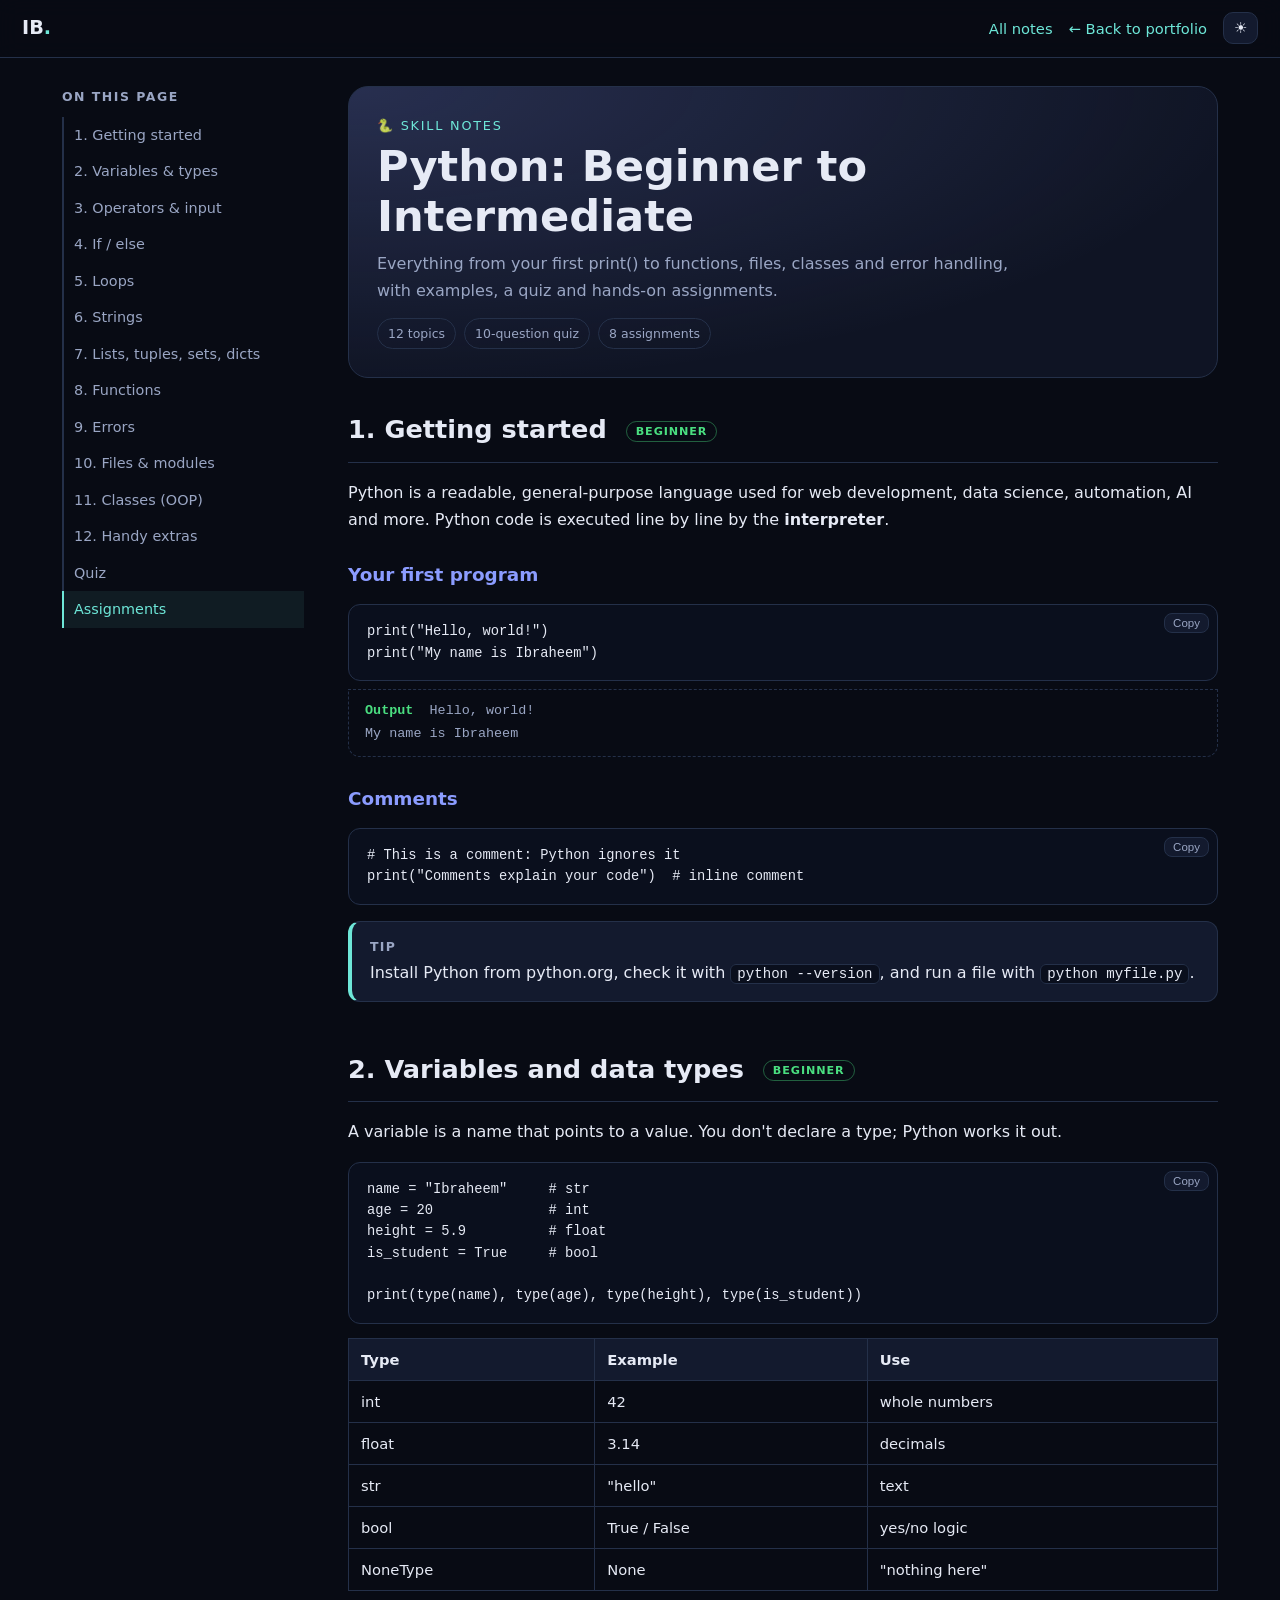
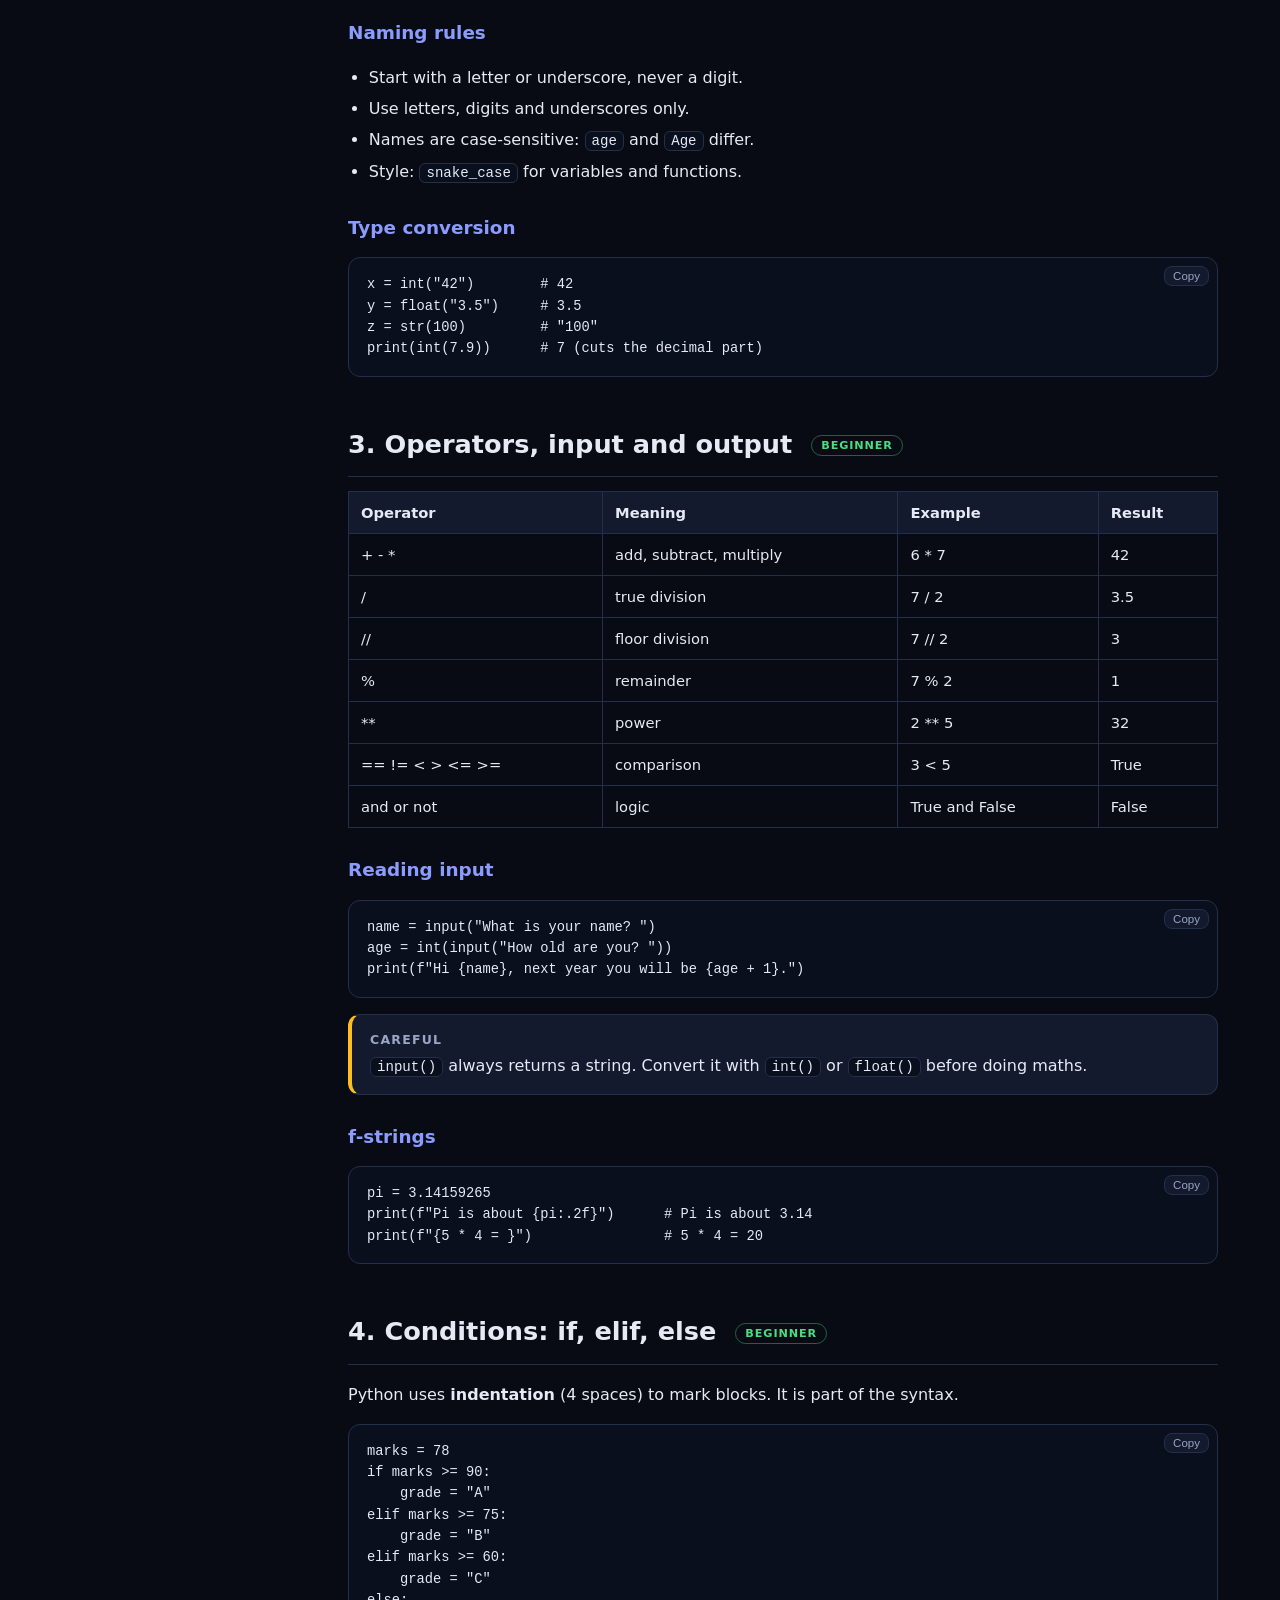
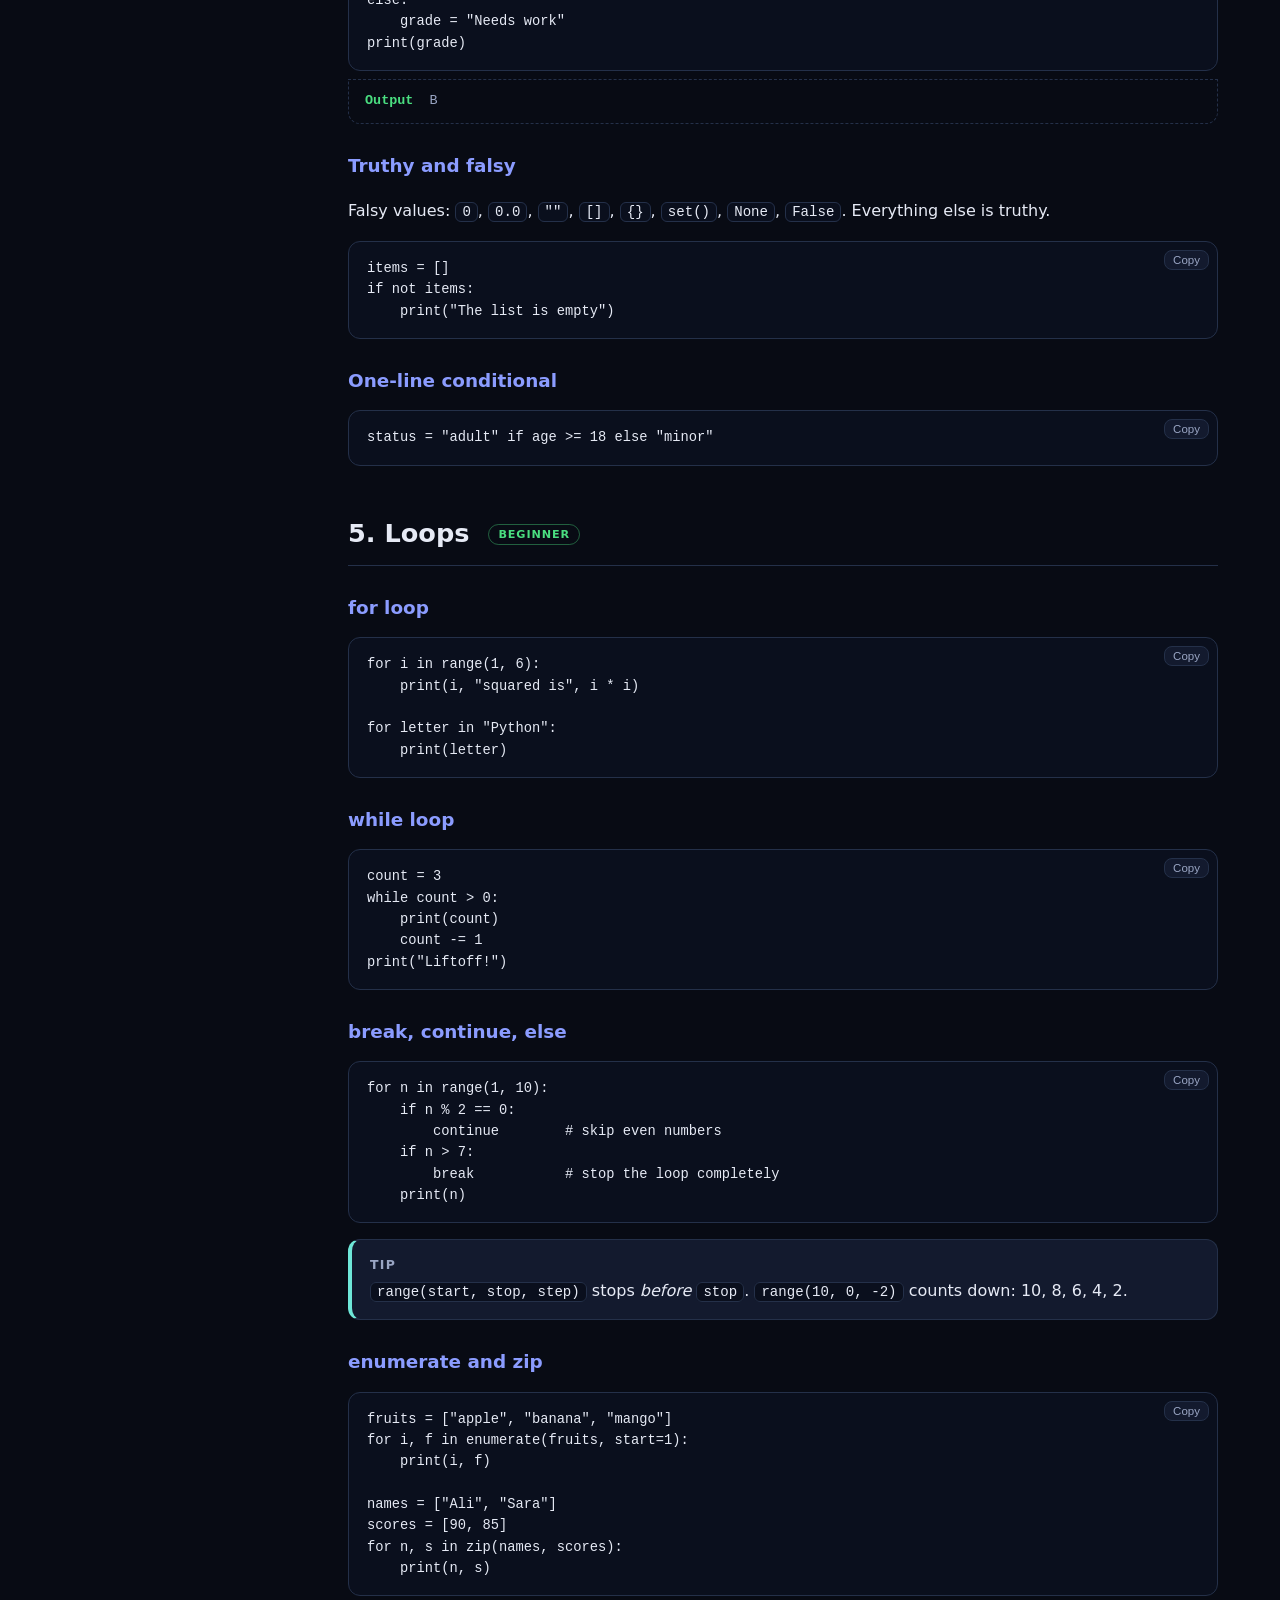
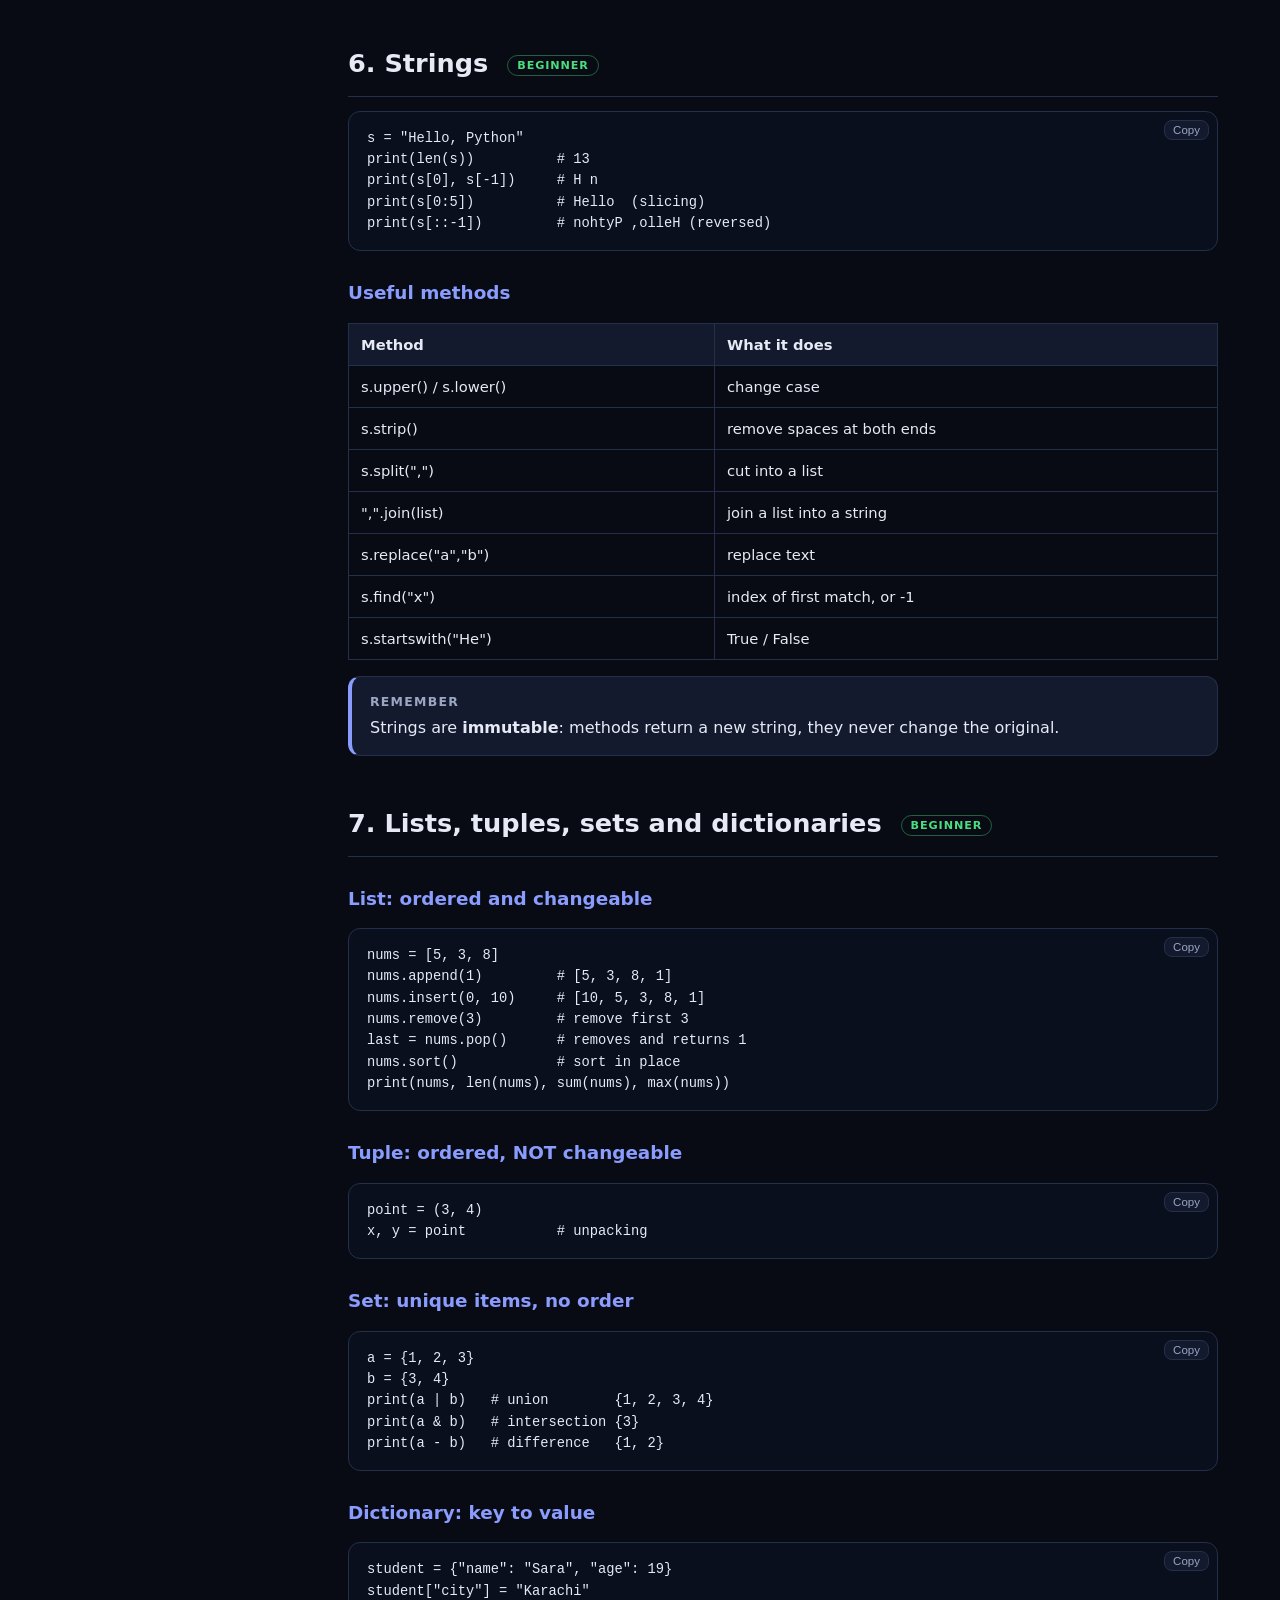
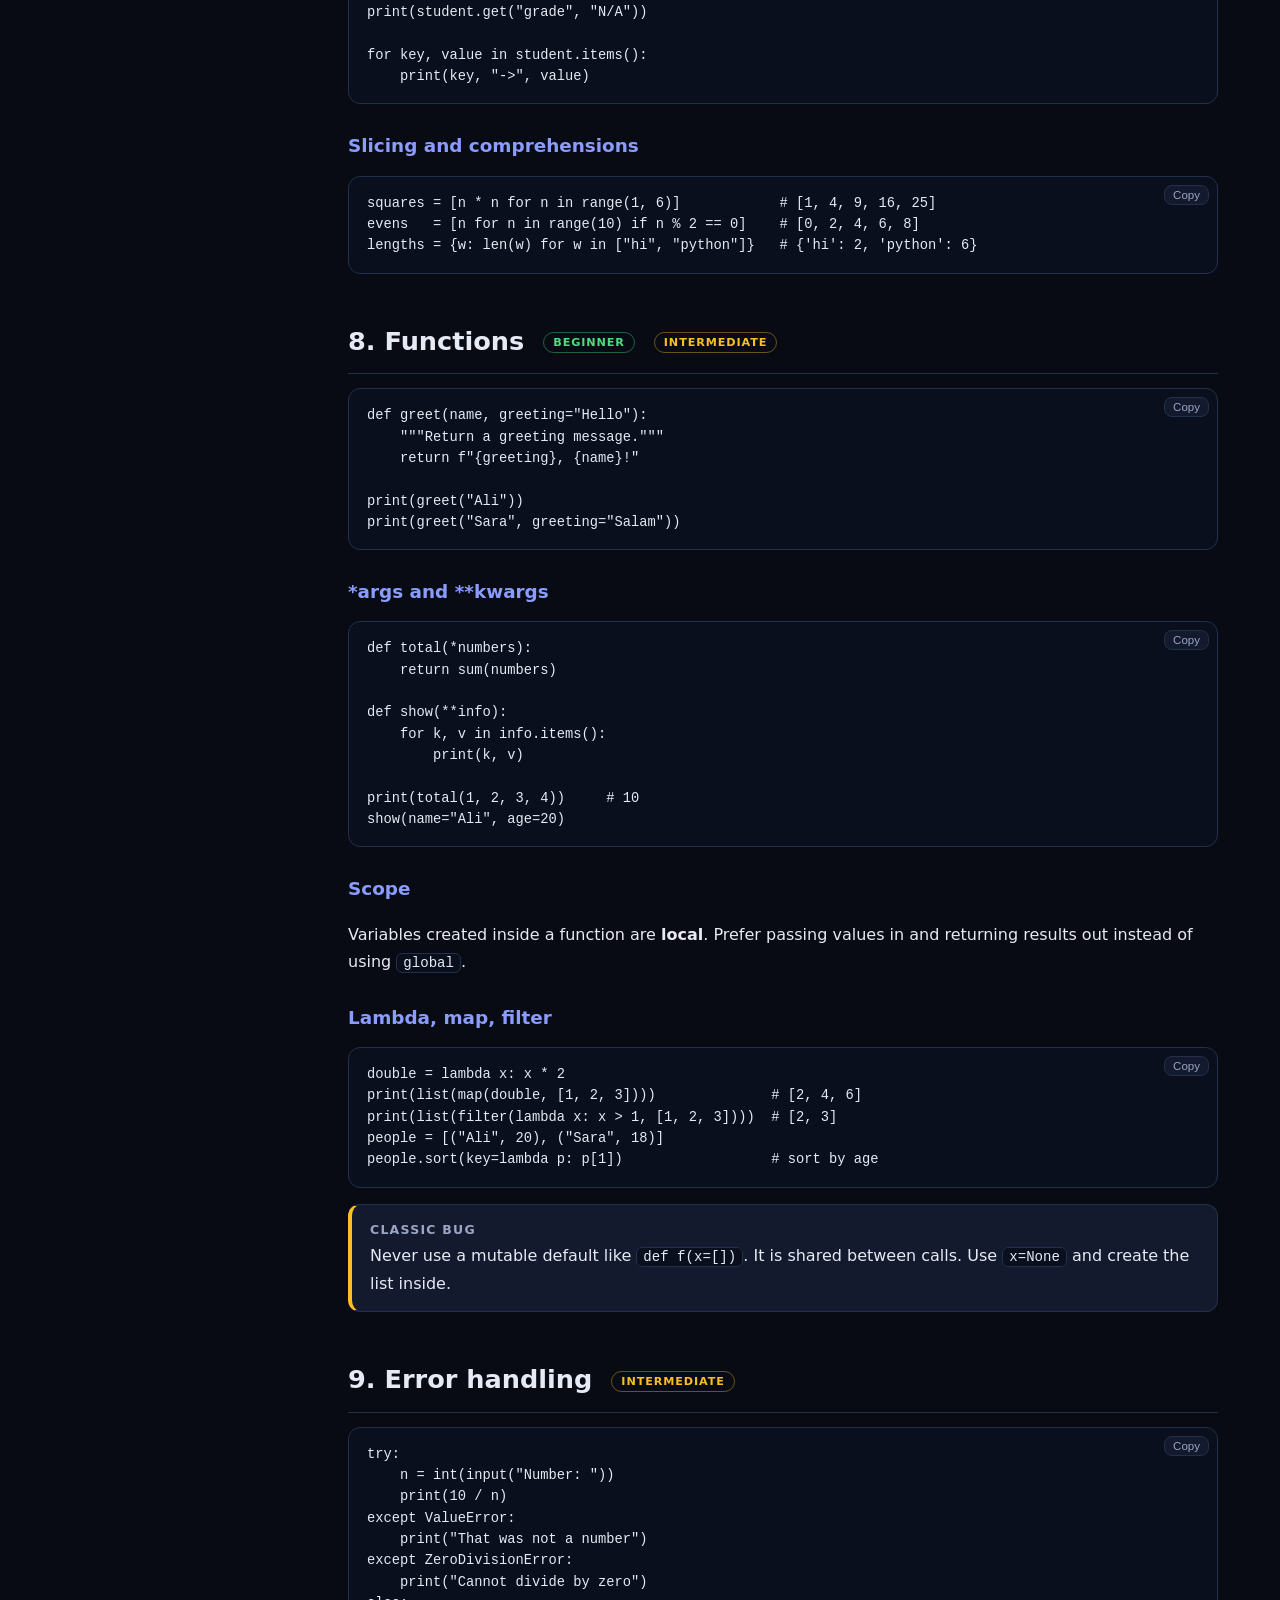
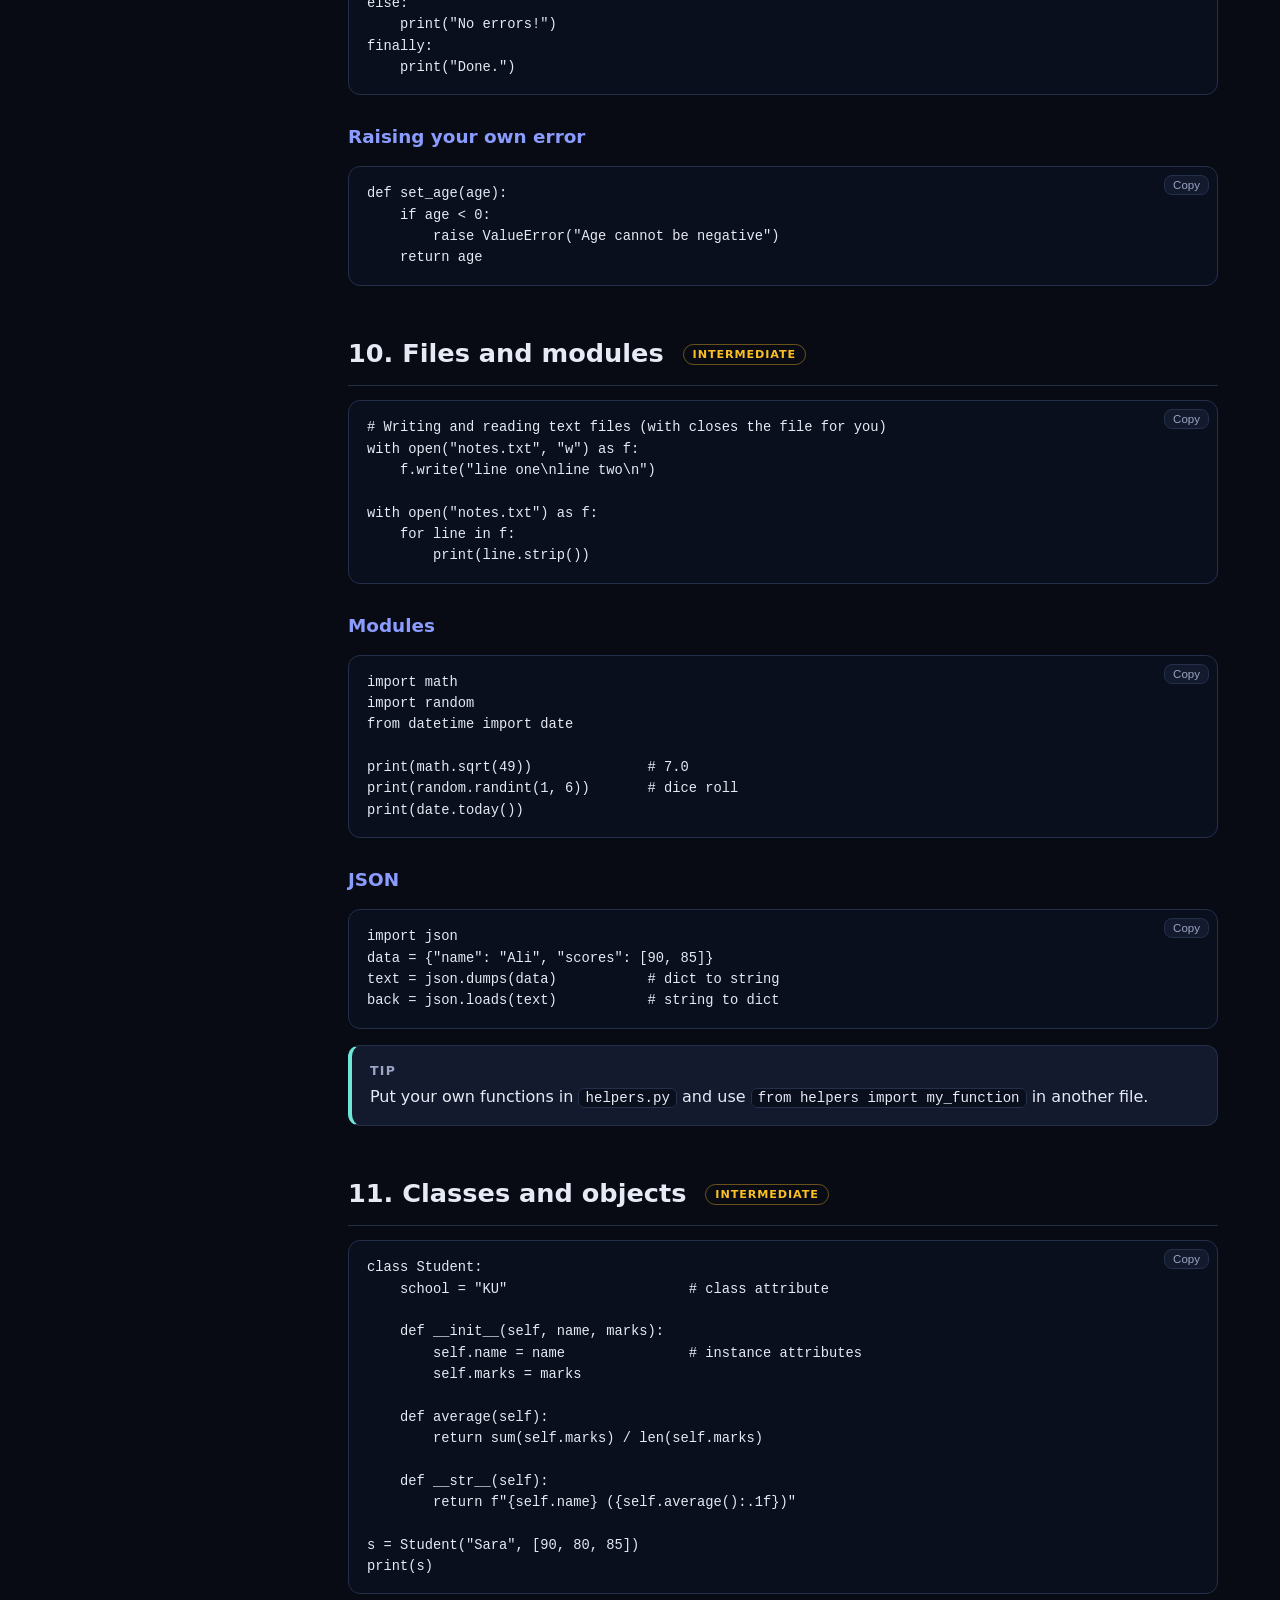
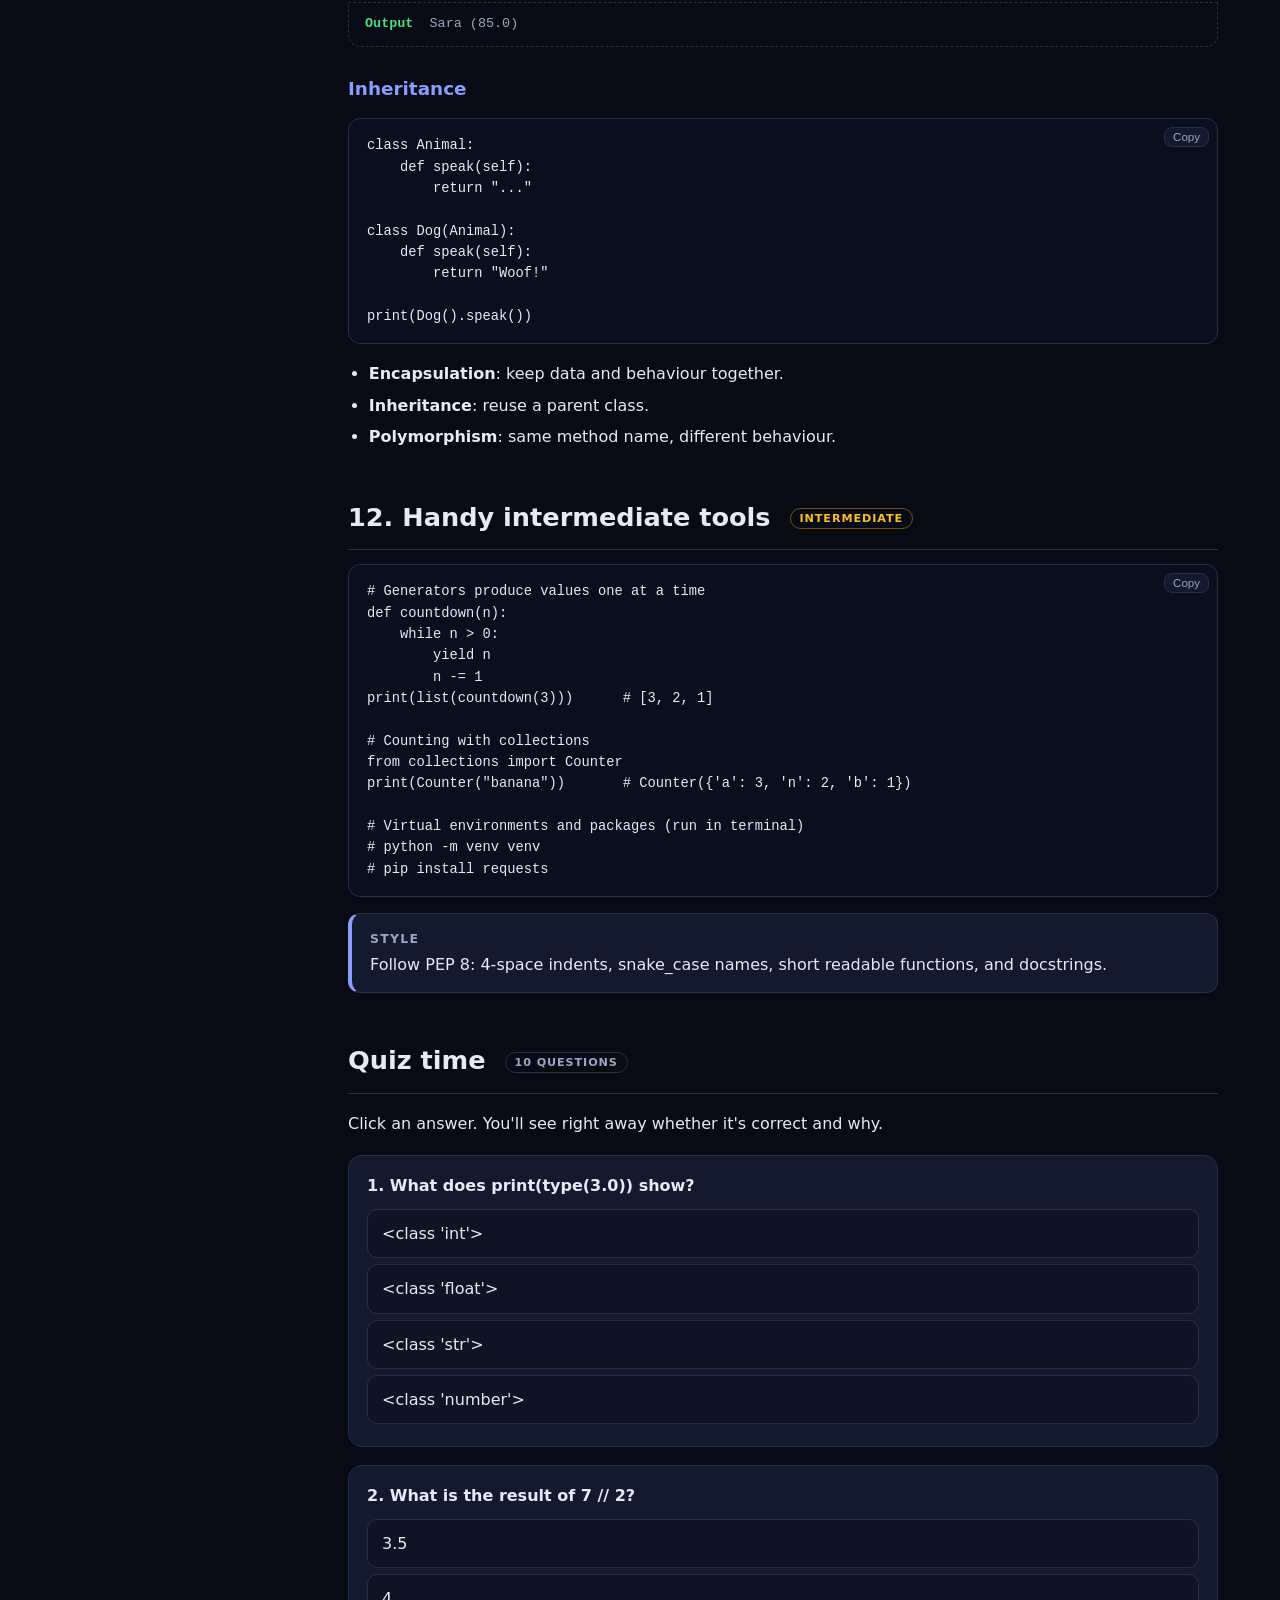
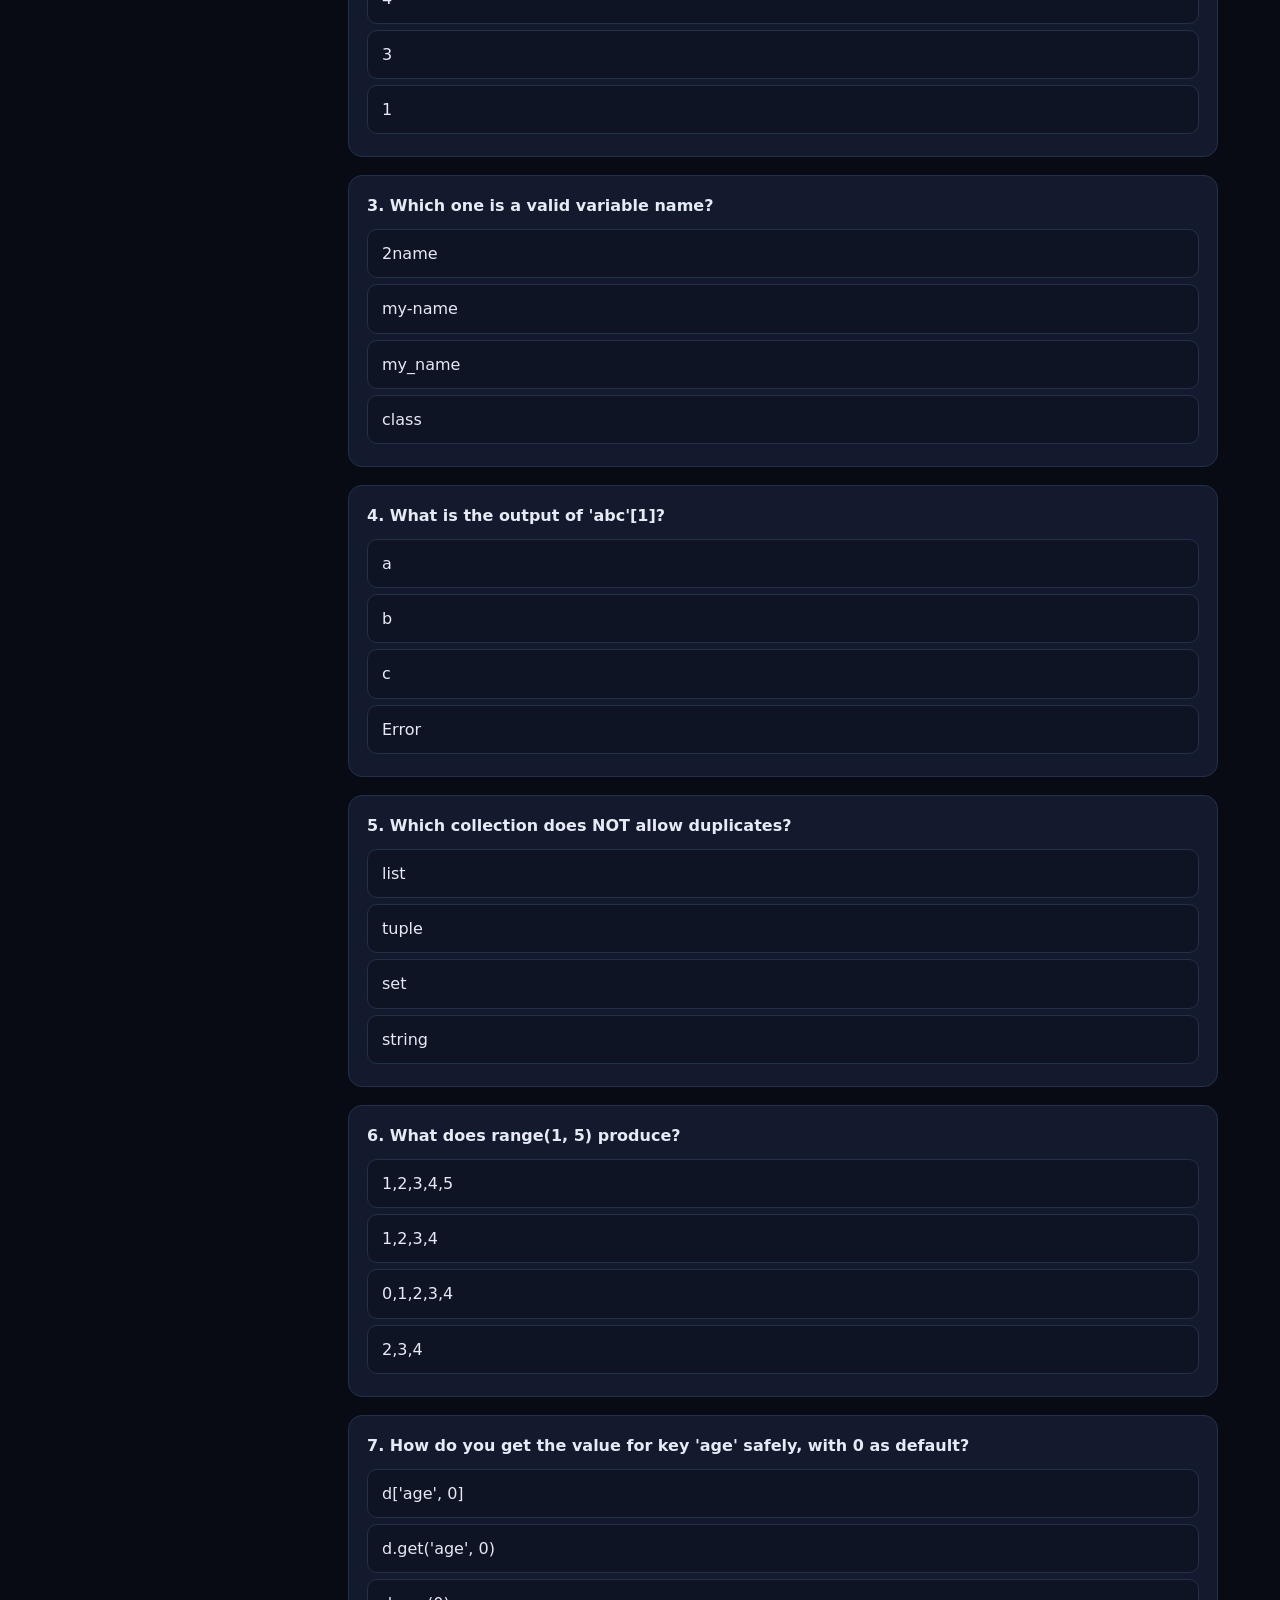
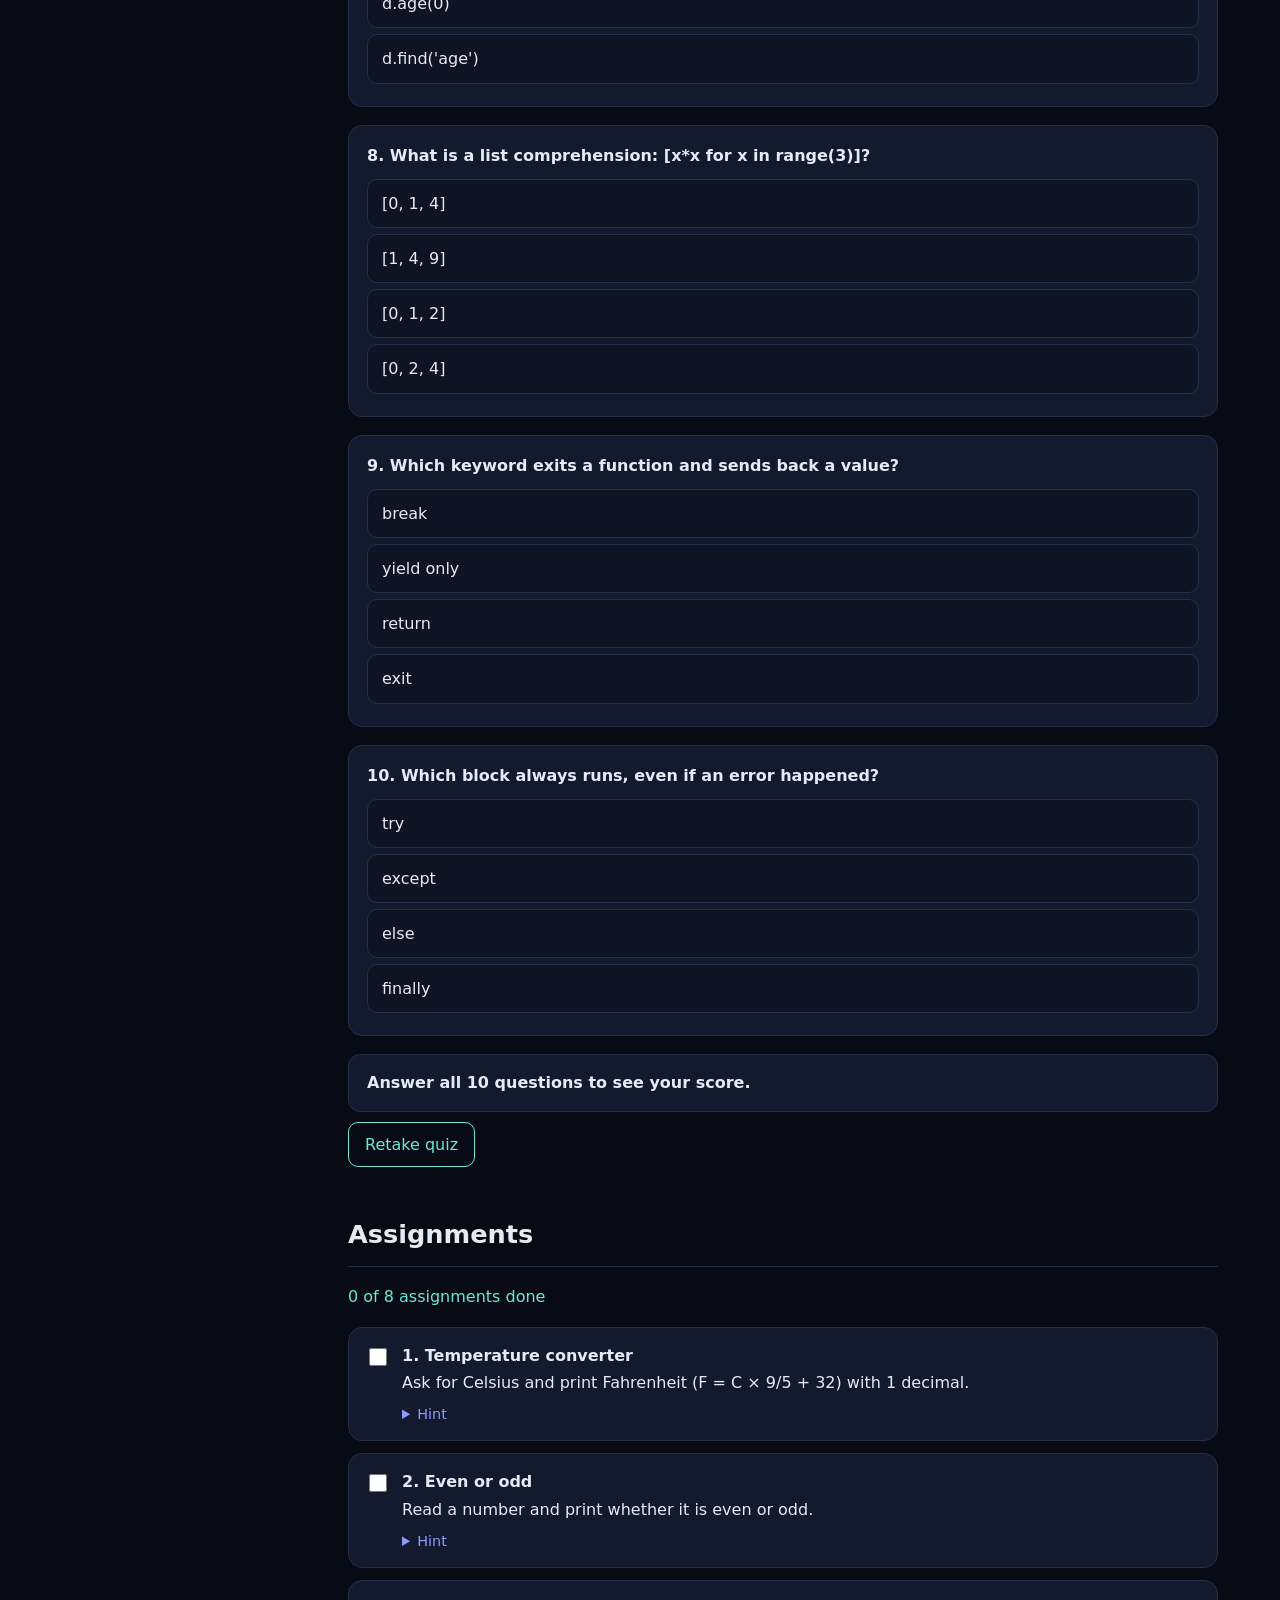
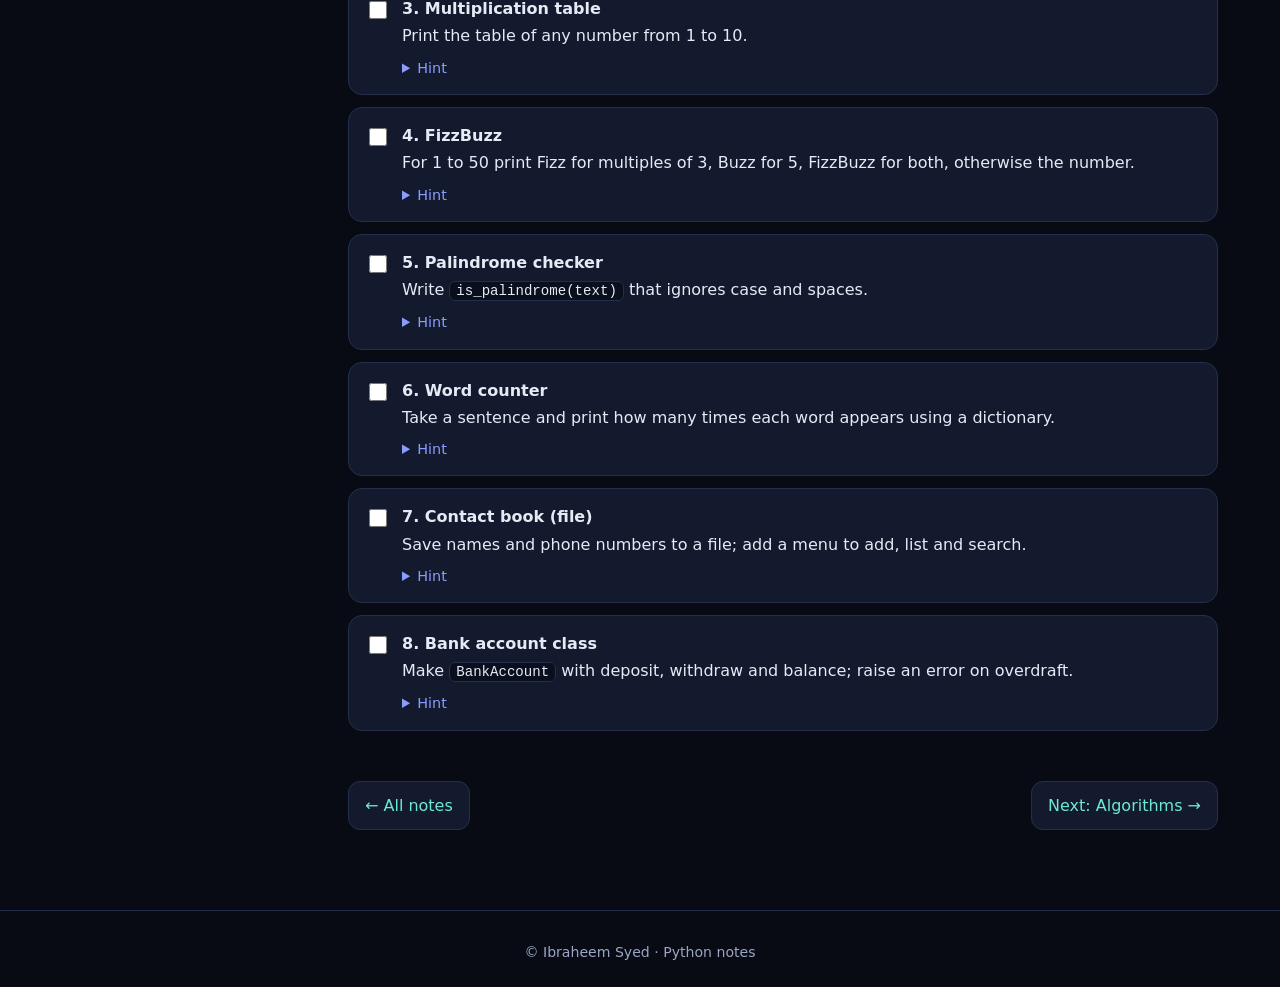
<file: python.html>
<!doctype html>
<html lang="en">
<head>
<meta charset="utf-8">
<meta name="viewport" content="width=device-width, initial-scale=1">
<title>Python Notes | Ibraheem Syed</title>
<meta name="description" content="Python notes from beginner to intermediate with examples, quizzes and assignments.">
<link rel="stylesheet" href="notes.css">
<script>window.PAGE_ID = "python"; window.QUIZ = [
 {q:"What does print(type(3.0)) show?", opts:["<class 'int'>","<class 'float'>","<class 'str'>","<class 'number'>"], a:1, why:"3.0 has a decimal point, so it is a float."},
 {q:"What is the result of 7 // 2?", opts:["3.5","4","3","1"], a:2, why:"// is floor division: it drops the fractional part. 7 // 2 = 3."},
 {q:"Which one is a valid variable name?", opts:["2name","my-name","my_name","class"], a:2, why:"Names can't start with a digit, contain hyphens, or be a keyword like class."},
 {q:"What is the output of 'abc'[1]?", opts:["a","b","c","Error"], a:1, why:"Indexing starts at 0, so index 1 is 'b'."},
 {q:"Which collection does NOT allow duplicates?", opts:["list","tuple","set","string"], a:2, why:"A set stores unique items only."},
 {q:"What does range(1, 5) produce?", opts:["1,2,3,4,5","1,2,3,4","0,1,2,3,4","2,3,4"], a:1, why:"range stops BEFORE the end value, so 1 to 4."},
 {q:"How do you get the value for key 'age' safely, with 0 as default?", opts:["d['age', 0]","d.get('age', 0)","d.age(0)","d.find('age')"], a:1, why:"dict.get(key, default) never raises KeyError."},
 {q:"What is a list comprehension: [x*x for x in range(3)]?", opts:["[0, 1, 4]","[1, 4, 9]","[0, 1, 2]","[0, 2, 4]"], a:0, why:"x takes 0, 1, 2 and each is squared: 0, 1, 4."},
 {q:"Which keyword exits a function and sends back a value?", opts:["break","yield only","return","exit"], a:2, why:"return ends the function and hands a value back to the caller."},
 {q:"Which block always runs, even if an error happened?", opts:["try","except","else","finally"], a:3, why:"finally runs no matter what, which makes it good for cleanup."}
];</script>
</head>
<body>
<div id="progress"></div>
<header class="topbar">
  <a class="brand" href="../index.html">IB<span>.</span></a>
  <nav>
    <a href="index.html">All notes</a>
    <a href="../index.html#skills">← Back to portfolio</a>
    <button id="themeBtn" aria-label="Toggle theme">☀</button>
  </nav>
</header>

<div class="layout">
  <aside class="toc" id="toc"></aside>
  <main>
    <div class="hero">
      <div class="tag">🐍 Skill notes</div>
      <h1>Python: Beginner to Intermediate</h1>
      <p>Everything from your first print() to functions, files, classes and error handling, with examples, a quiz and hands-on assignments.</p>
      <div class="pills"><span class="pill">12 topics</span><span class="pill">10-question quiz</span><span class="pill">8 assignments</span></div>
    </div>

    <section class="topic" id="intro">
      <h2 data-short="1. Getting started">1. Getting started <span class="lvl beg">Beginner</span></h2>
      <p>Python is a readable, general-purpose language used for web development, data science, automation, AI and more. Python code is executed line by line by the <b>interpreter</b>.</p>
      <h3>Your first program</h3>
      <pre><code>print("Hello, world!")
print("My name is Ibraheem")</code></pre>
      <div class="out">Hello, world!
My name is Ibraheem</div>
      <h3>Comments</h3>
      <pre><code># This is a comment: Python ignores it
print("Comments explain your code")  # inline comment</code></pre>
      <div class="box tip"><b class="t">Tip</b>Install Python from python.org, check it with <code>python --version</code>, and run a file with <code>python myfile.py</code>.</div>
    </section>

    <section class="topic" id="variables">
      <h2 data-short="2. Variables & types">2. Variables and data types <span class="lvl beg">Beginner</span></h2>
      <p>A variable is a name that points to a value. You don't declare a type; Python works it out.</p>
      <pre><code>name = "Ibraheem"     # str
age = 20              # int
height = 5.9          # float
is_student = True     # bool

print(type(name), type(age), type(height), type(is_student))</code></pre>
      <table>
        <tr><th>Type</th><th>Example</th><th>Use</th></tr>
        <tr><td>int</td><td>42</td><td>whole numbers</td></tr>
        <tr><td>float</td><td>3.14</td><td>decimals</td></tr>
        <tr><td>str</td><td>"hello"</td><td>text</td></tr>
        <tr><td>bool</td><td>True / False</td><td>yes/no logic</td></tr>
        <tr><td>NoneType</td><td>None</td><td>"nothing here"</td></tr>
      </table>
      <h3>Naming rules</h3>
      <ul>
        <li>Start with a letter or underscore, never a digit.</li>
        <li>Use letters, digits and underscores only.</li>
        <li>Names are case-sensitive: <code>age</code> and <code>Age</code> differ.</li>
        <li>Style: <code>snake_case</code> for variables and functions.</li>
      </ul>
      <h3>Type conversion</h3>
      <pre><code>x = int("42")        # 42
y = float("3.5")     # 3.5
z = str(100)         # "100"
print(int(7.9))      # 7 (cuts the decimal part)</code></pre>
    </section>

    <section class="topic" id="operators">
      <h2 data-short="3. Operators & input">3. Operators, input and output <span class="lvl beg">Beginner</span></h2>
      <table>
        <tr><th>Operator</th><th>Meaning</th><th>Example</th><th>Result</th></tr>
        <tr><td>+ - *</td><td>add, subtract, multiply</td><td>6 * 7</td><td>42</td></tr>
        <tr><td>/</td><td>true division</td><td>7 / 2</td><td>3.5</td></tr>
        <tr><td>//</td><td>floor division</td><td>7 // 2</td><td>3</td></tr>
        <tr><td>%</td><td>remainder</td><td>7 % 2</td><td>1</td></tr>
        <tr><td>**</td><td>power</td><td>2 ** 5</td><td>32</td></tr>
        <tr><td>== != &lt; &gt; &lt;= &gt;=</td><td>comparison</td><td>3 &lt; 5</td><td>True</td></tr>
        <tr><td>and or not</td><td>logic</td><td>True and False</td><td>False</td></tr>
      </table>
      <h3>Reading input</h3>
      <pre><code>name = input("What is your name? ")
age = int(input("How old are you? "))
print(f"Hi {name}, next year you will be {age + 1}.")</code></pre>
      <div class="box warn"><b class="t">Careful</b><code>input()</code> always returns a string. Convert it with <code>int()</code> or <code>float()</code> before doing maths.</div>
      <h3>f-strings</h3>
      <pre><code>pi = 3.14159265
print(f"Pi is about {pi:.2f}")      # Pi is about 3.14
print(f"{5 * 4 = }")                # 5 * 4 = 20</code></pre>
    </section>

    <section class="topic" id="control">
      <h2 data-short="4. If / else">4. Conditions: if, elif, else <span class="lvl beg">Beginner</span></h2>
      <p>Python uses <b>indentation</b> (4 spaces) to mark blocks. It is part of the syntax.</p>
      <pre><code>marks = 78
if marks &gt;= 90:
    grade = "A"
elif marks &gt;= 75:
    grade = "B"
elif marks &gt;= 60:
    grade = "C"
else:
    grade = "Needs work"
print(grade)</code></pre>
      <div class="out">B</div>
      <h3>Truthy and falsy</h3>
      <p>Falsy values: <code>0</code>, <code>0.0</code>, <code>""</code>, <code>[]</code>, <code>{}</code>, <code>set()</code>, <code>None</code>, <code>False</code>. Everything else is truthy.</p>
      <pre><code>items = []
if not items:
    print("The list is empty")</code></pre>
      <h3>One-line conditional</h3>
      <pre><code>status = "adult" if age &gt;= 18 else "minor"</code></pre>
    </section>

    <section class="topic" id="loops">
      <h2 data-short="5. Loops">5. Loops <span class="lvl beg">Beginner</span></h2>
      <h3>for loop</h3>
      <pre><code>for i in range(1, 6):
    print(i, "squared is", i * i)

for letter in "Python":
    print(letter)</code></pre>
      <h3>while loop</h3>
      <pre><code>count = 3
while count &gt; 0:
    print(count)
    count -= 1
print("Liftoff!")</code></pre>
      <h3>break, continue, else</h3>
      <pre><code>for n in range(1, 10):
    if n % 2 == 0:
        continue        # skip even numbers
    if n &gt; 7:
        break           # stop the loop completely
    print(n)</code></pre>
      <div class="box tip"><b class="t">Tip</b><code>range(start, stop, step)</code> stops <i>before</i> <code>stop</code>. <code>range(10, 0, -2)</code> counts down: 10, 8, 6, 4, 2.</div>
      <h3>enumerate and zip</h3>
      <pre><code>fruits = ["apple", "banana", "mango"]
for i, f in enumerate(fruits, start=1):
    print(i, f)

names = ["Ali", "Sara"]
scores = [90, 85]
for n, s in zip(names, scores):
    print(n, s)</code></pre>
    </section>

    <section class="topic" id="strings">
      <h2 data-short="6. Strings">6. Strings <span class="lvl beg">Beginner</span></h2>
      <pre><code>s = "Hello, Python"
print(len(s))          # 13
print(s[0], s[-1])     # H n
print(s[0:5])          # Hello  (slicing)
print(s[::-1])         # nohtyP ,olleH (reversed)</code></pre>
      <h3>Useful methods</h3>
      <table>
        <tr><th>Method</th><th>What it does</th></tr>
        <tr><td>s.upper() / s.lower()</td><td>change case</td></tr>
        <tr><td>s.strip()</td><td>remove spaces at both ends</td></tr>
        <tr><td>s.split(",")</td><td>cut into a list</td></tr>
        <tr><td>",".join(list)</td><td>join a list into a string</td></tr>
        <tr><td>s.replace("a","b")</td><td>replace text</td></tr>
        <tr><td>s.find("x")</td><td>index of first match, or -1</td></tr>
        <tr><td>s.startswith("He")</td><td>True / False</td></tr>
      </table>
      <div class="box note"><b class="t">Remember</b>Strings are <b>immutable</b>: methods return a new string, they never change the original.</div>
    </section>

    <section class="topic" id="collections">
      <h2 data-short="7. Lists, tuples, sets, dicts">7. Lists, tuples, sets and dictionaries <span class="lvl beg">Beginner</span></h2>
      <h3>List: ordered and changeable</h3>
      <pre><code>nums = [5, 3, 8]
nums.append(1)         # [5, 3, 8, 1]
nums.insert(0, 10)     # [10, 5, 3, 8, 1]
nums.remove(3)         # remove first 3
last = nums.pop()      # removes and returns 1
nums.sort()            # sort in place
print(nums, len(nums), sum(nums), max(nums))</code></pre>
      <h3>Tuple: ordered, NOT changeable</h3>
      <pre><code>point = (3, 4)
x, y = point           # unpacking</code></pre>
      <h3>Set: unique items, no order</h3>
      <pre><code>a = {1, 2, 3}
b = {3, 4}
print(a | b)   # union        {1, 2, 3, 4}
print(a &amp; b)   # intersection {3}
print(a - b)   # difference   {1, 2}</code></pre>
      <h3>Dictionary: key to value</h3>
      <pre><code>student = {"name": "Sara", "age": 19}
student["city"] = "Karachi"
print(student.get("grade", "N/A"))

for key, value in student.items():
    print(key, "-&gt;", value)</code></pre>
      <h3>Slicing and comprehensions</h3>
      <pre><code>squares = [n * n for n in range(1, 6)]            # [1, 4, 9, 16, 25]
evens   = [n for n in range(10) if n % 2 == 0]    # [0, 2, 4, 6, 8]
lengths = {w: len(w) for w in ["hi", "python"]}   # {'hi': 2, 'python': 6}</code></pre>
    </section>

    <section class="topic" id="functions">
      <h2 data-short="8. Functions">8. Functions <span class="lvl beg">Beginner</span> <span class="lvl int">Intermediate</span></h2>
      <pre><code>def greet(name, greeting="Hello"):
    """Return a greeting message."""
    return f"{greeting}, {name}!"

print(greet("Ali"))
print(greet("Sara", greeting="Salam"))</code></pre>
      <h3>*args and **kwargs</h3>
      <pre><code>def total(*numbers):
    return sum(numbers)

def show(**info):
    for k, v in info.items():
        print(k, v)

print(total(1, 2, 3, 4))     # 10
show(name="Ali", age=20)</code></pre>
      <h3>Scope</h3>
      <p>Variables created inside a function are <b>local</b>. Prefer passing values in and returning results out instead of using <code>global</code>.</p>
      <h3>Lambda, map, filter</h3>
      <pre><code>double = lambda x: x * 2
print(list(map(double, [1, 2, 3])))              # [2, 4, 6]
print(list(filter(lambda x: x &gt; 1, [1, 2, 3])))  # [2, 3]
people = [("Ali", 20), ("Sara", 18)]
people.sort(key=lambda p: p[1])                  # sort by age</code></pre>
      <div class="box warn"><b class="t">Classic bug</b>Never use a mutable default like <code>def f(x=[])</code>. It is shared between calls. Use <code>x=None</code> and create the list inside.</div>
    </section>

    <section class="topic" id="errors">
      <h2 data-short="9. Errors">9. Error handling <span class="lvl int">Intermediate</span></h2>
      <pre><code>try:
    n = int(input("Number: "))
    print(10 / n)
except ValueError:
    print("That was not a number")
except ZeroDivisionError:
    print("Cannot divide by zero")
else:
    print("No errors!")
finally:
    print("Done.")</code></pre>
      <h3>Raising your own error</h3>
      <pre><code>def set_age(age):
    if age &lt; 0:
        raise ValueError("Age cannot be negative")
    return age</code></pre>
    </section>

    <section class="topic" id="files">
      <h2 data-short="10. Files & modules">10. Files and modules <span class="lvl int">Intermediate</span></h2>
      <pre><code># Writing and reading text files (with closes the file for you)
with open("notes.txt", "w") as f:
    f.write("line one\nline two\n")

with open("notes.txt") as f:
    for line in f:
        print(line.strip())</code></pre>
      <h3>Modules</h3>
      <pre><code>import math
import random
from datetime import date

print(math.sqrt(49))              # 7.0
print(random.randint(1, 6))       # dice roll
print(date.today())</code></pre>
      <h3>JSON</h3>
      <pre><code>import json
data = {"name": "Ali", "scores": [90, 85]}
text = json.dumps(data)           # dict to string
back = json.loads(text)           # string to dict</code></pre>
      <div class="box tip"><b class="t">Tip</b>Put your own functions in <code>helpers.py</code> and use <code>from helpers import my_function</code> in another file.</div>
    </section>

    <section class="topic" id="oop">
      <h2 data-short="11. Classes (OOP)">11. Classes and objects <span class="lvl int">Intermediate</span></h2>
      <pre><code>class Student:
    school = "KU"                      # class attribute

    def __init__(self, name, marks):
        self.name = name               # instance attributes
        self.marks = marks

    def average(self):
        return sum(self.marks) / len(self.marks)

    def __str__(self):
        return f"{self.name} ({self.average():.1f})"

s = Student("Sara", [90, 80, 85])
print(s)</code></pre>
      <div class="out">Sara (85.0)</div>
      <h3>Inheritance</h3>
      <pre><code>class Animal:
    def speak(self):
        return "..."

class Dog(Animal):
    def speak(self):
        return "Woof!"

print(Dog().speak())</code></pre>
      <ul>
        <li><b>Encapsulation</b>: keep data and behaviour together.</li>
        <li><b>Inheritance</b>: reuse a parent class.</li>
        <li><b>Polymorphism</b>: same method name, different behaviour.</li>
      </ul>
    </section>

    <section class="topic" id="more">
      <h2 data-short="12. Handy extras">12. Handy intermediate tools <span class="lvl int">Intermediate</span></h2>
      <pre><code># Generators produce values one at a time
def countdown(n):
    while n &gt; 0:
        yield n
        n -= 1
print(list(countdown(3)))      # [3, 2, 1]

# Counting with collections
from collections import Counter
print(Counter("banana"))       # Counter({'a': 3, 'n': 2, 'b': 1})

# Virtual environments and packages (run in terminal)
# python -m venv venv
# pip install requests</code></pre>
      <div class="box note"><b class="t">Style</b>Follow PEP 8: 4-space indents, snake_case names, short readable functions, and docstrings.</div>
    </section>

    <section class="topic" id="quiz-section">
      <h2 data-short="Quiz">Quiz time <span class="lvl">10 questions</span></h2>
      <p>Click an answer. You'll see right away whether it's correct and why.</p>
      <div id="quiz"></div>
    </section>

    <section class="topic" id="assignments">
      <h2 data-short="Assignments">Assignments</h2>
      <p id="taskCount" style="color:var(--accent)"></p>
      <label class="task"><input type="checkbox"><div><strong>1. Temperature converter</strong><br>Ask for Celsius and print Fahrenheit (F = C × 9/5 + 32) with 1 decimal.<details><summary>Hint</summary>Use <code>float(input())</code> and an f-string with <code>:.1f</code>.</details></div></label>
      <label class="task"><input type="checkbox"><div><strong>2. Even or odd</strong><br>Read a number and print whether it is even or odd.<details><summary>Hint</summary>Use <code>%</code>.</details></div></label>
      <label class="task"><input type="checkbox"><div><strong>3. Multiplication table</strong><br>Print the table of any number from 1 to 10.<details><summary>Hint</summary><code>for i in range(1, 11)</code></details></div></label>
      <label class="task"><input type="checkbox"><div><strong>4. FizzBuzz</strong><br>For 1 to 50 print Fizz for multiples of 3, Buzz for 5, FizzBuzz for both, otherwise the number.<details><summary>Hint</summary>Check "both" (multiple of 15) first.</details></div></label>
      <label class="task"><input type="checkbox"><div><strong>5. Palindrome checker</strong><br>Write <code>is_palindrome(text)</code> that ignores case and spaces.<details><summary>Hint</summary>Compare the cleaned text with <code>text[::-1]</code>.</details></div></label>
      <label class="task"><input type="checkbox"><div><strong>6. Word counter</strong><br>Take a sentence and print how many times each word appears using a dictionary.<details><summary>Hint</summary><code>counts[w] = counts.get(w, 0) + 1</code></details></div></label>
      <label class="task"><input type="checkbox"><div><strong>7. Contact book (file)</strong><br>Save names and phone numbers to a file; add a menu to add, list and search.<details><summary>Hint</summary>Use <code>with open(..., "a")</code> to append and a loop for the menu.</details></div></label>
      <label class="task"><input type="checkbox"><div><strong>8. Bank account class</strong><br>Make <code>BankAccount</code> with deposit, withdraw and balance; raise an error on overdraft.<details><summary>Hint</summary>Store balance in <code>__init__</code>, raise <code>ValueError</code> in withdraw.</details></div></label>
    </section>

    <div class="pager">
      <a href="index.html">← All notes</a>
      <a href="algorithms.html">Next: Algorithms →</a>
    </div>
  </main>
</div>
<footer class="site">© Ibraheem Syed · Python notes</footer>
<script src="notes.js"></script>
</body>
</html>
</file>
<file: notes.css>
/* Shared styles for all skill notes pages — matches the portfolio's dark theme */
:root {
  --bg: #080b14;
  --bg-2: #0f1424;
  --card: #131a2e;
  --line: #243049;
  --text: #e6eaf5;
  --muted: #9aa6c4;
  --accent: #6ee7d8;
  --accent-2: #8b9cff;
  --good: #4ade80;
  --bad: #f87171;
  --warn: #fbbf24;
  --code-bg: #0a0f1d;
  --radius: 14px;
}
:root[data-theme="light"] {
  --bg: #f6f8fc;
  --bg-2: #ffffff;
  --card: #ffffff;
  --line: #d9e0ee;
  --text: #1a2238;
  --muted: #55627f;
  --accent: #0d9488;
  --accent-2: #4f46e5;
  --code-bg: #eef2fa;
}
* { box-sizing: border-box; }
html { scroll-behavior: smooth; }
body {
  margin: 0;
  background: var(--bg);
  color: var(--text);
  font-family: "Inter", system-ui, -apple-system, "Segoe UI", Roboto, sans-serif;
  line-height: 1.7;
}
a { color: var(--accent); text-decoration: none; }
a:hover { text-decoration: underline; }

/* Top bar */
.topbar {
  position: sticky; top: 0; z-index: 20;
  display: flex; align-items: center; justify-content: space-between; gap: 12px;
  padding: 12px 22px;
  background: color-mix(in srgb, var(--bg) 88%, transparent);
  backdrop-filter: blur(10px);
  border-bottom: 1px solid var(--line);
}
.topbar .brand { font-weight: 800; font-size: 1.2rem; color: var(--text); }
.topbar .brand span { color: var(--accent); }
.topbar nav { display: flex; gap: 16px; align-items: center; flex-wrap: wrap; font-size: .92rem; }
.topbar button {
  background: var(--card); color: var(--text); border: 1px solid var(--line);
  border-radius: 10px; padding: 6px 10px; cursor: pointer; font-size: .95rem;
}
#progress { position: fixed; top: 0; left: 0; height: 3px; width: 0; background: linear-gradient(90deg, var(--accent), var(--accent-2)); z-index: 30; }

/* Layout */
.layout { max-width: 1200px; margin: 0 auto; padding: 28px 22px 80px; display: grid; grid-template-columns: 250px minmax(0, 1fr); gap: 36px; }
.toc { position: sticky; top: 76px; align-self: start; max-height: calc(100vh - 100px); overflow: auto; padding-right: 8px; }
.toc h4 { margin: 0 0 10px; font-size: .78rem; letter-spacing: .12em; text-transform: uppercase; color: var(--muted); }
.toc a { display: block; padding: 6px 10px; border-left: 2px solid var(--line); color: var(--muted); font-size: .9rem; }
.toc a:hover { color: var(--text); text-decoration: none; }
.toc a.active { color: var(--accent); border-left-color: var(--accent); background: color-mix(in srgb, var(--accent) 8%, transparent); }
@media (max-width: 880px) {
  .layout { grid-template-columns: 1fr; }
  .toc { position: static; max-height: none; border: 1px solid var(--line); border-radius: var(--radius); padding: 14px; background: var(--card); }
}

/* Hero */
.hero { padding: 28px; border: 1px solid var(--line); border-radius: 20px; background: radial-gradient(900px 300px at 0% 0%, color-mix(in srgb, var(--accent-2) 20%, transparent), transparent), var(--bg-2); margin-bottom: 30px; }
.hero .tag { color: var(--accent); font-size: .8rem; letter-spacing: .14em; text-transform: uppercase; }
.hero h1 { margin: 6px 0 8px; font-size: clamp(1.9rem, 4vw, 2.7rem); line-height: 1.15; }
.hero p { margin: 0; color: var(--muted); max-width: 62ch; }
.pills { display: flex; gap: 8px; flex-wrap: wrap; margin-top: 14px; }
.pill { font-size: .78rem; padding: 4px 10px; border-radius: 99px; border: 1px solid var(--line); color: var(--muted); }

/* Content */
section.topic { margin-bottom: 46px; scroll-margin-top: 80px; }
section.topic > h2 { font-size: 1.6rem; margin: 0 0 6px; padding-bottom: 10px; border-bottom: 1px solid var(--line); }
section.topic > h2 .lvl { font-size: .7rem; vertical-align: middle; margin-left: 10px; padding: 3px 9px; border-radius: 99px; border: 1px solid var(--line); color: var(--muted); letter-spacing: .08em; text-transform: uppercase; }
.lvl.beg { color: var(--good) !important; border-color: color-mix(in srgb, var(--good) 40%, transparent) !important; }
.lvl.int { color: var(--warn) !important; border-color: color-mix(in srgb, var(--warn) 40%, transparent) !important; }
h3 { margin: 26px 0 8px; font-size: 1.15rem; color: var(--accent-2); }
p, li { color: var(--text); }
ul, ol { padding-left: 1.3rem; }
li { margin: 4px 0; }
code { font-family: "JetBrains Mono", ui-monospace, Menlo, Consolas, monospace; font-size: .88em; background: var(--code-bg); border: 1px solid var(--line); padding: 1px 6px; border-radius: 6px; }
pre { position: relative; margin: 14px 0; padding: 16px 18px; background: var(--code-bg); border: 1px solid var(--line); border-radius: 12px; overflow-x: auto; line-height: 1.55; }
pre code { background: none; border: 0; padding: 0; font-size: .86rem; }
.copy { position: absolute; top: 8px; right: 8px; font-size: .72rem; background: var(--card); color: var(--muted); border: 1px solid var(--line); border-radius: 8px; padding: 3px 8px; cursor: pointer; }
.copy:hover { color: var(--text); }
.out { margin-top: -6px; padding: 10px 16px; border: 1px dashed var(--line); border-radius: 0 0 12px 12px; color: var(--muted); font-family: ui-monospace, Menlo, Consolas, monospace; font-size: .84rem; white-space: pre-wrap; }
.out::before { content: "Output  "; color: var(--good); font-weight: 700; }

.box { margin: 16px 0; padding: 14px 18px; border-radius: 12px; border: 1px solid var(--line); background: var(--card); }
.box.tip { border-left: 4px solid var(--accent); }
.box.warn { border-left: 4px solid var(--warn); }
.box.note { border-left: 4px solid var(--accent-2); }
.box b.t { display: block; font-size: .78rem; letter-spacing: .1em; text-transform: uppercase; color: var(--muted); margin-bottom: 2px; }
table { width: 100%; border-collapse: collapse; margin: 14px 0; font-size: .92rem; }
th, td { border: 1px solid var(--line); padding: 8px 12px; text-align: left; }
th { background: var(--card); }
.demo { margin: 14px 0; padding: 16px; border: 1px dashed var(--accent-2); border-radius: 12px; background: var(--bg-2); }

/* Quiz */
.quiz-q { margin: 18px 0; padding: 16px 18px; border: 1px solid var(--line); border-radius: var(--radius); background: var(--card); }
.quiz-q h4 { margin: 0 0 10px; font-size: 1rem; }
.opt { display: block; width: 100%; text-align: left; margin: 6px 0; padding: 10px 14px; border-radius: 10px; border: 1px solid var(--line); background: var(--bg-2); color: var(--text); cursor: pointer; font: inherit; }
.opt:hover:not(:disabled) { border-color: var(--accent); }
.opt.right { border-color: var(--good); background: color-mix(in srgb, var(--good) 14%, transparent); }
.opt.wrong { border-color: var(--bad); background: color-mix(in srgb, var(--bad) 14%, transparent); }
.why { display: none; margin-top: 8px; font-size: .9rem; color: var(--muted); }
.why.show { display: block; }
.score { margin-top: 16px; padding: 14px 18px; border-radius: 12px; background: var(--card); border: 1px solid var(--line); font-weight: 600; }
.btn { display: inline-block; margin-top: 10px; padding: 8px 16px; border-radius: 10px; border: 1px solid var(--accent); background: transparent; color: var(--accent); cursor: pointer; font: inherit; }
.btn:hover { background: color-mix(in srgb, var(--accent) 12%, transparent); }

/* Assignments */
.task { display: flex; gap: 12px; align-items: flex-start; margin: 12px 0; padding: 14px 16px; border: 1px solid var(--line); border-radius: var(--radius); background: var(--card); }
.task input { margin-top: 6px; width: 18px; height: 18px; accent-color: var(--accent); }
.task.done { opacity: .65; }
.task.done strong { text-decoration: line-through; }
.task details { margin-top: 6px; color: var(--muted); font-size: .9rem; }
.task summary { cursor: pointer; color: var(--accent-2); }

.pager { display: flex; justify-content: space-between; gap: 12px; margin-top: 50px; flex-wrap: wrap; }
.pager a { padding: 10px 16px; border: 1px solid var(--line); border-radius: 12px; background: var(--card); }

/* Notes index */
.grid { display: grid; grid-template-columns: repeat(auto-fill, minmax(260px, 1fr)); gap: 18px; }
.card { display: block; padding: 22px; border: 1px solid var(--line); border-radius: 18px; background: var(--card); color: var(--text); transition: transform .15s, border-color .15s; }
.card:hover { transform: translateY(-3px); border-color: var(--accent); text-decoration: none; }
.card .ico { font-size: 1.8rem; }
.card h3 { color: var(--text); margin: 8px 0 4px; }
.card p { color: var(--muted); margin: 0; font-size: .92rem; }
.card .meta { margin-top: 12px; font-size: .78rem; color: var(--accent); }
footer.site { text-align: center; color: var(--muted); padding: 30px; border-top: 1px solid var(--line); font-size: .88rem; }
</file>
